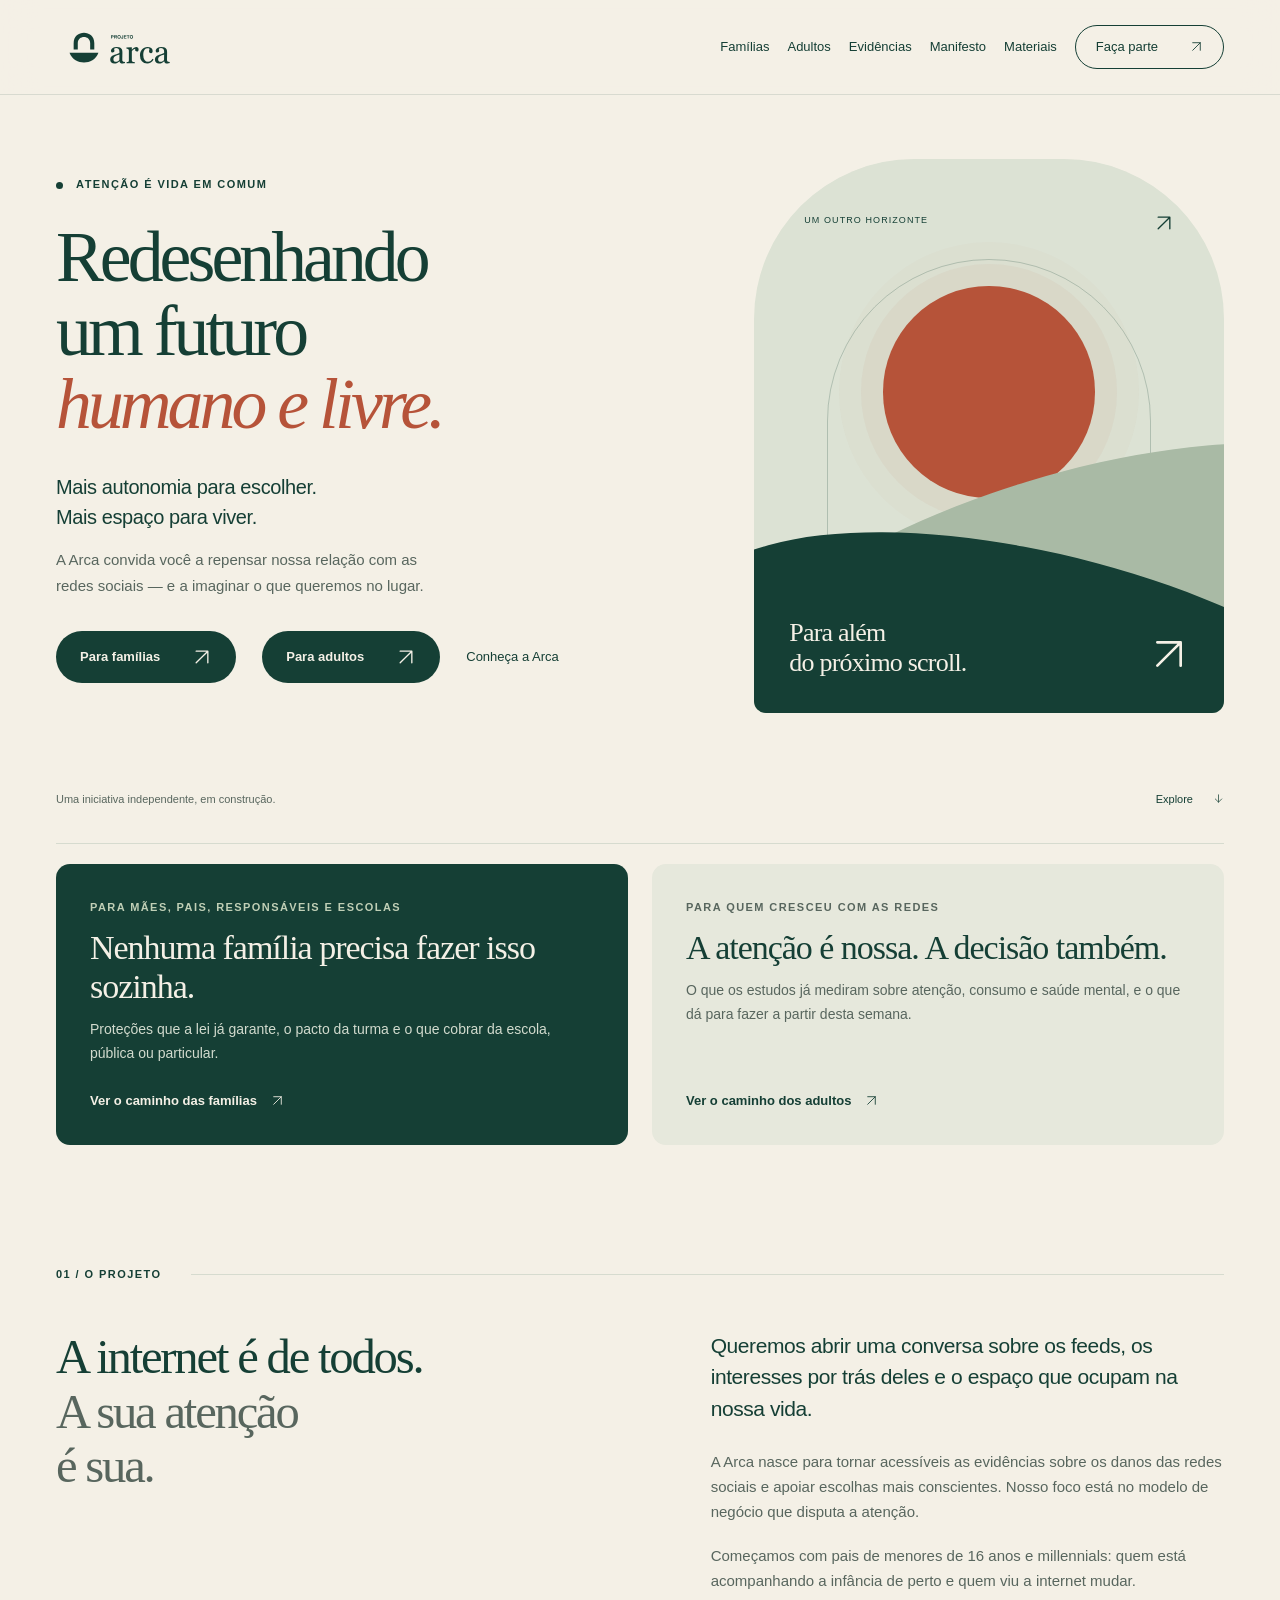
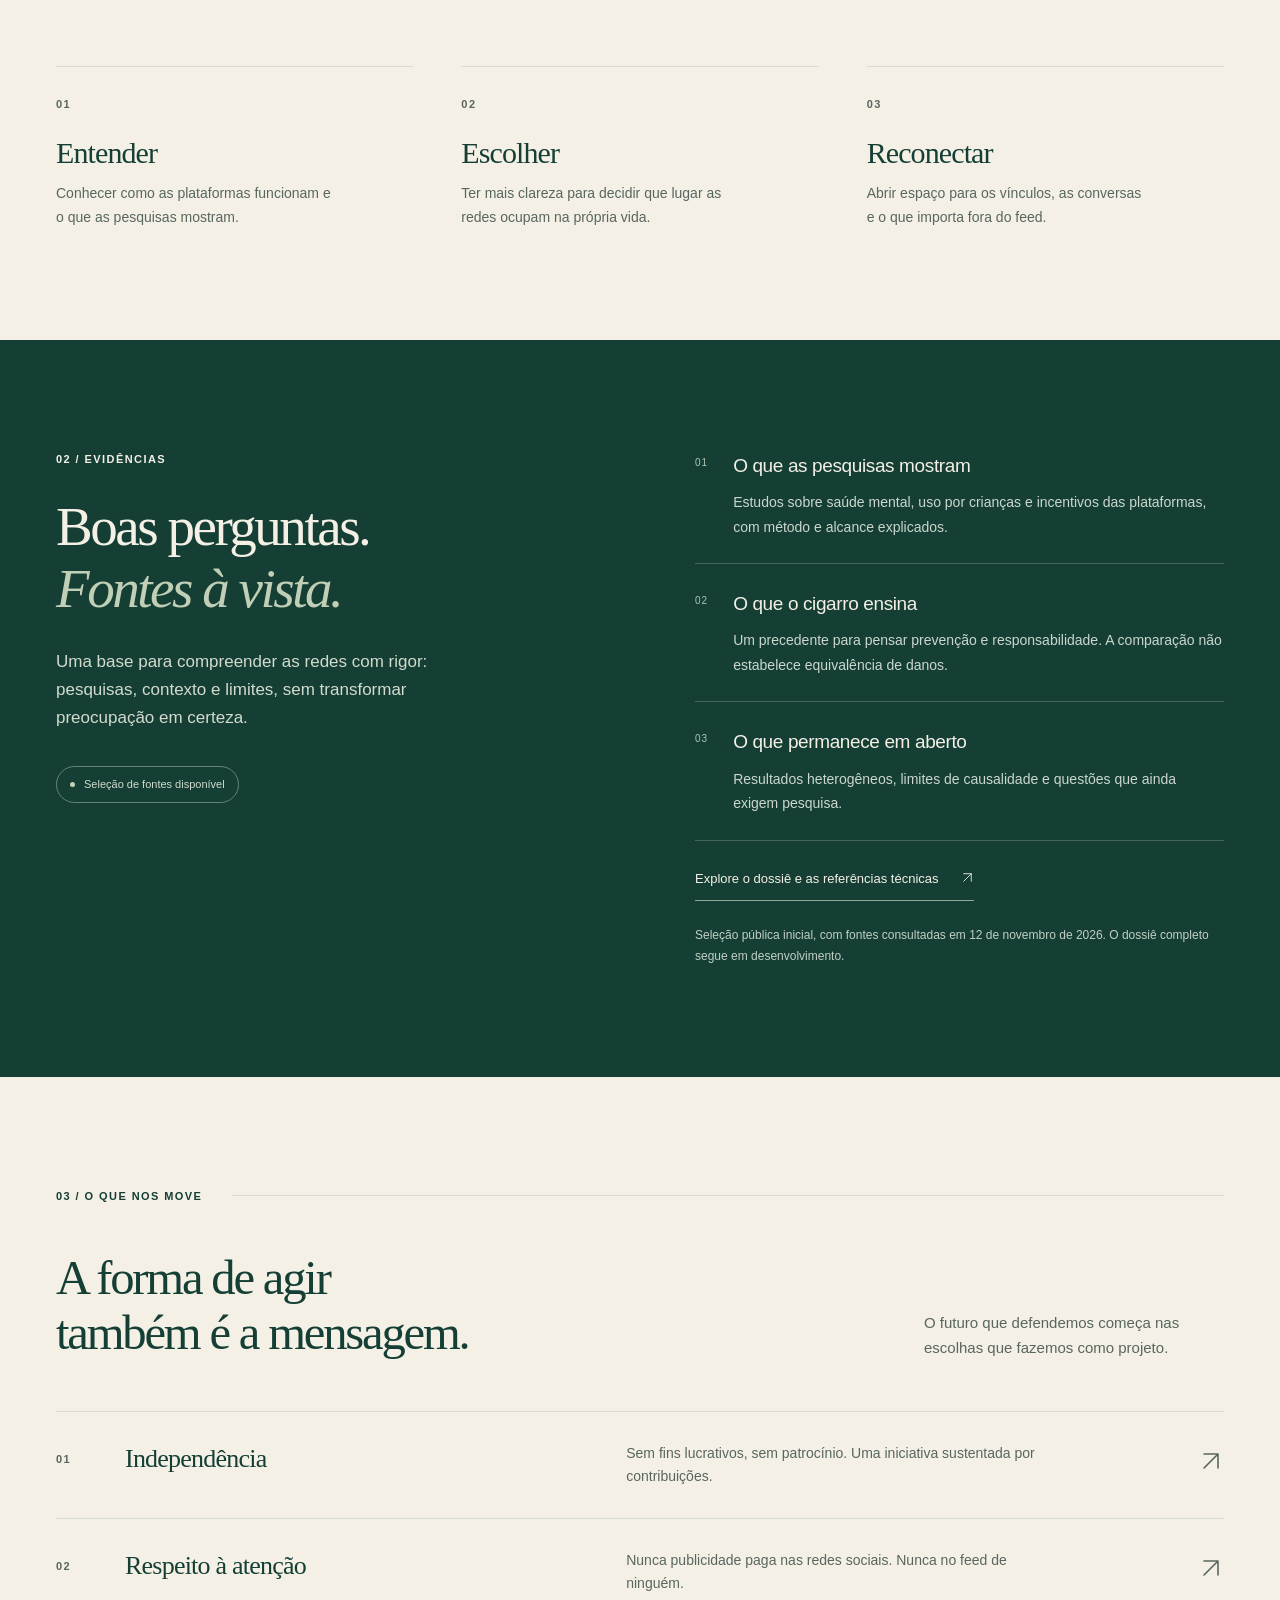
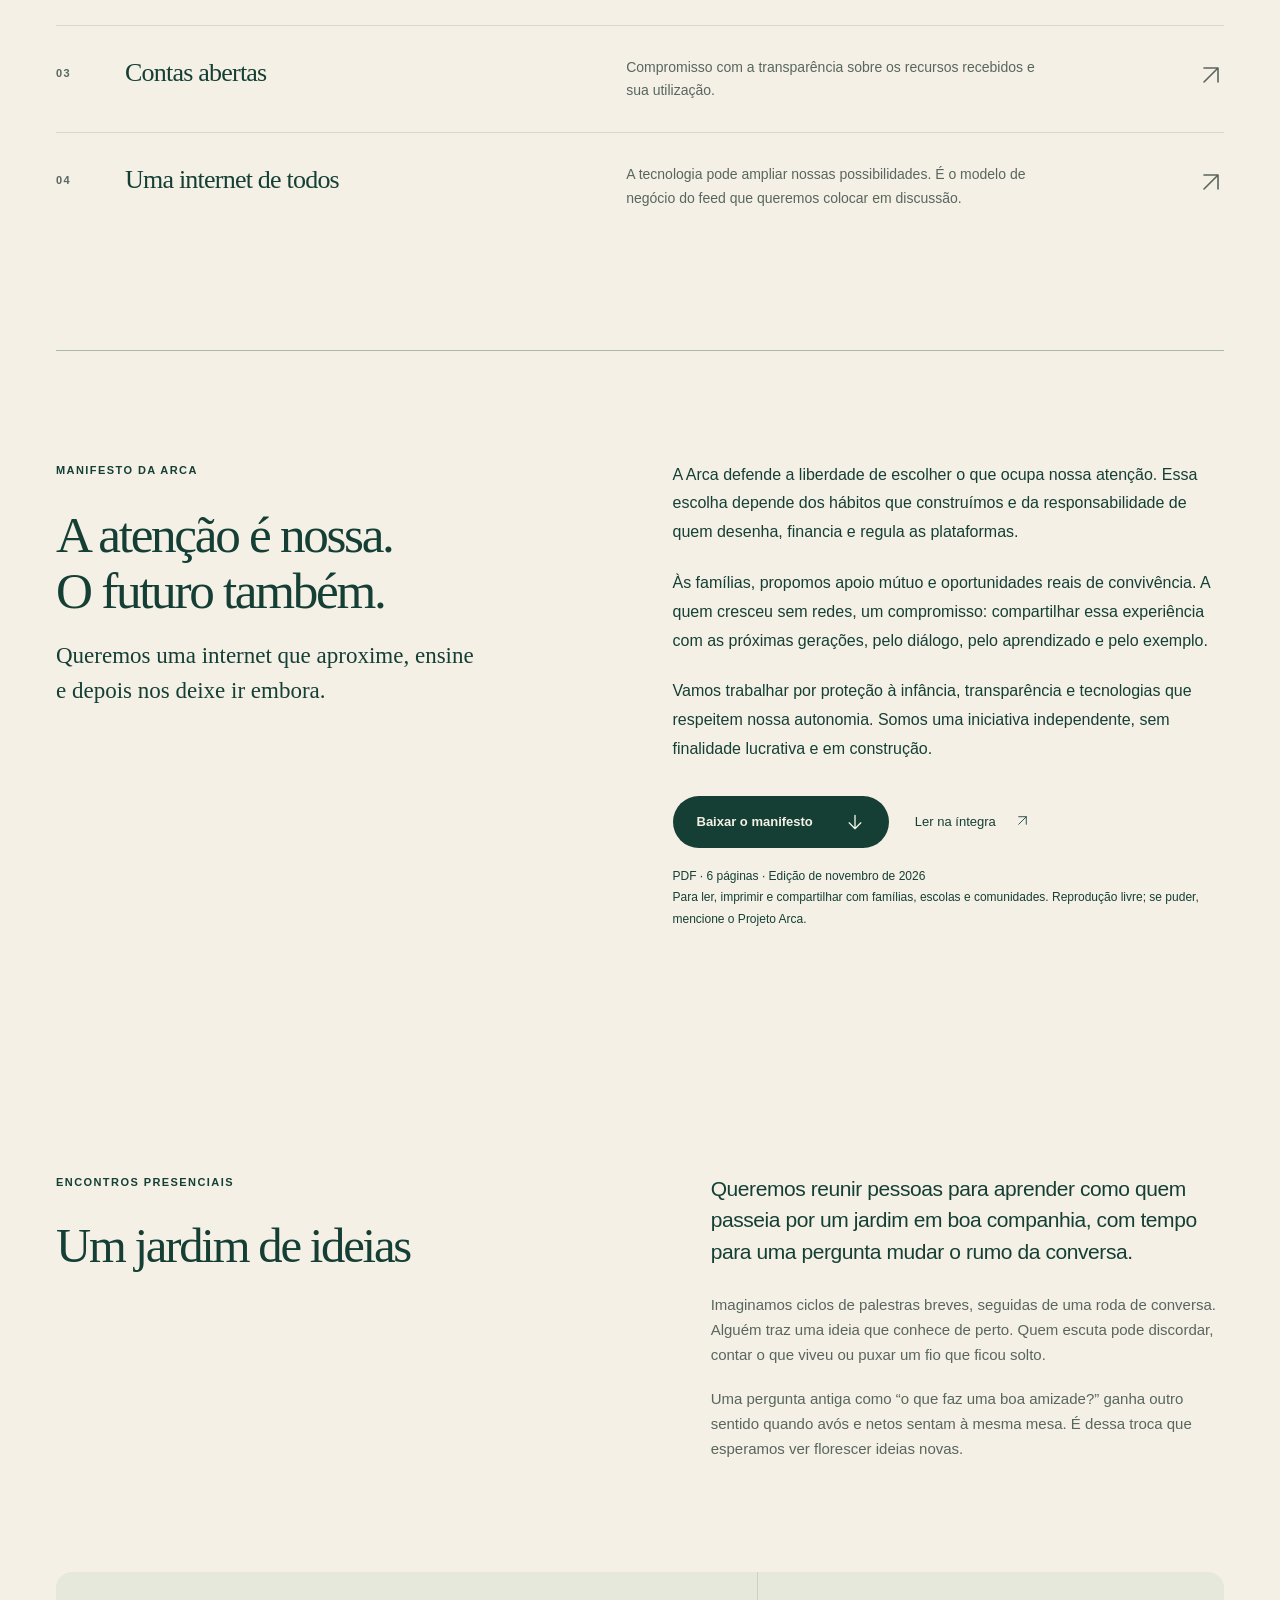
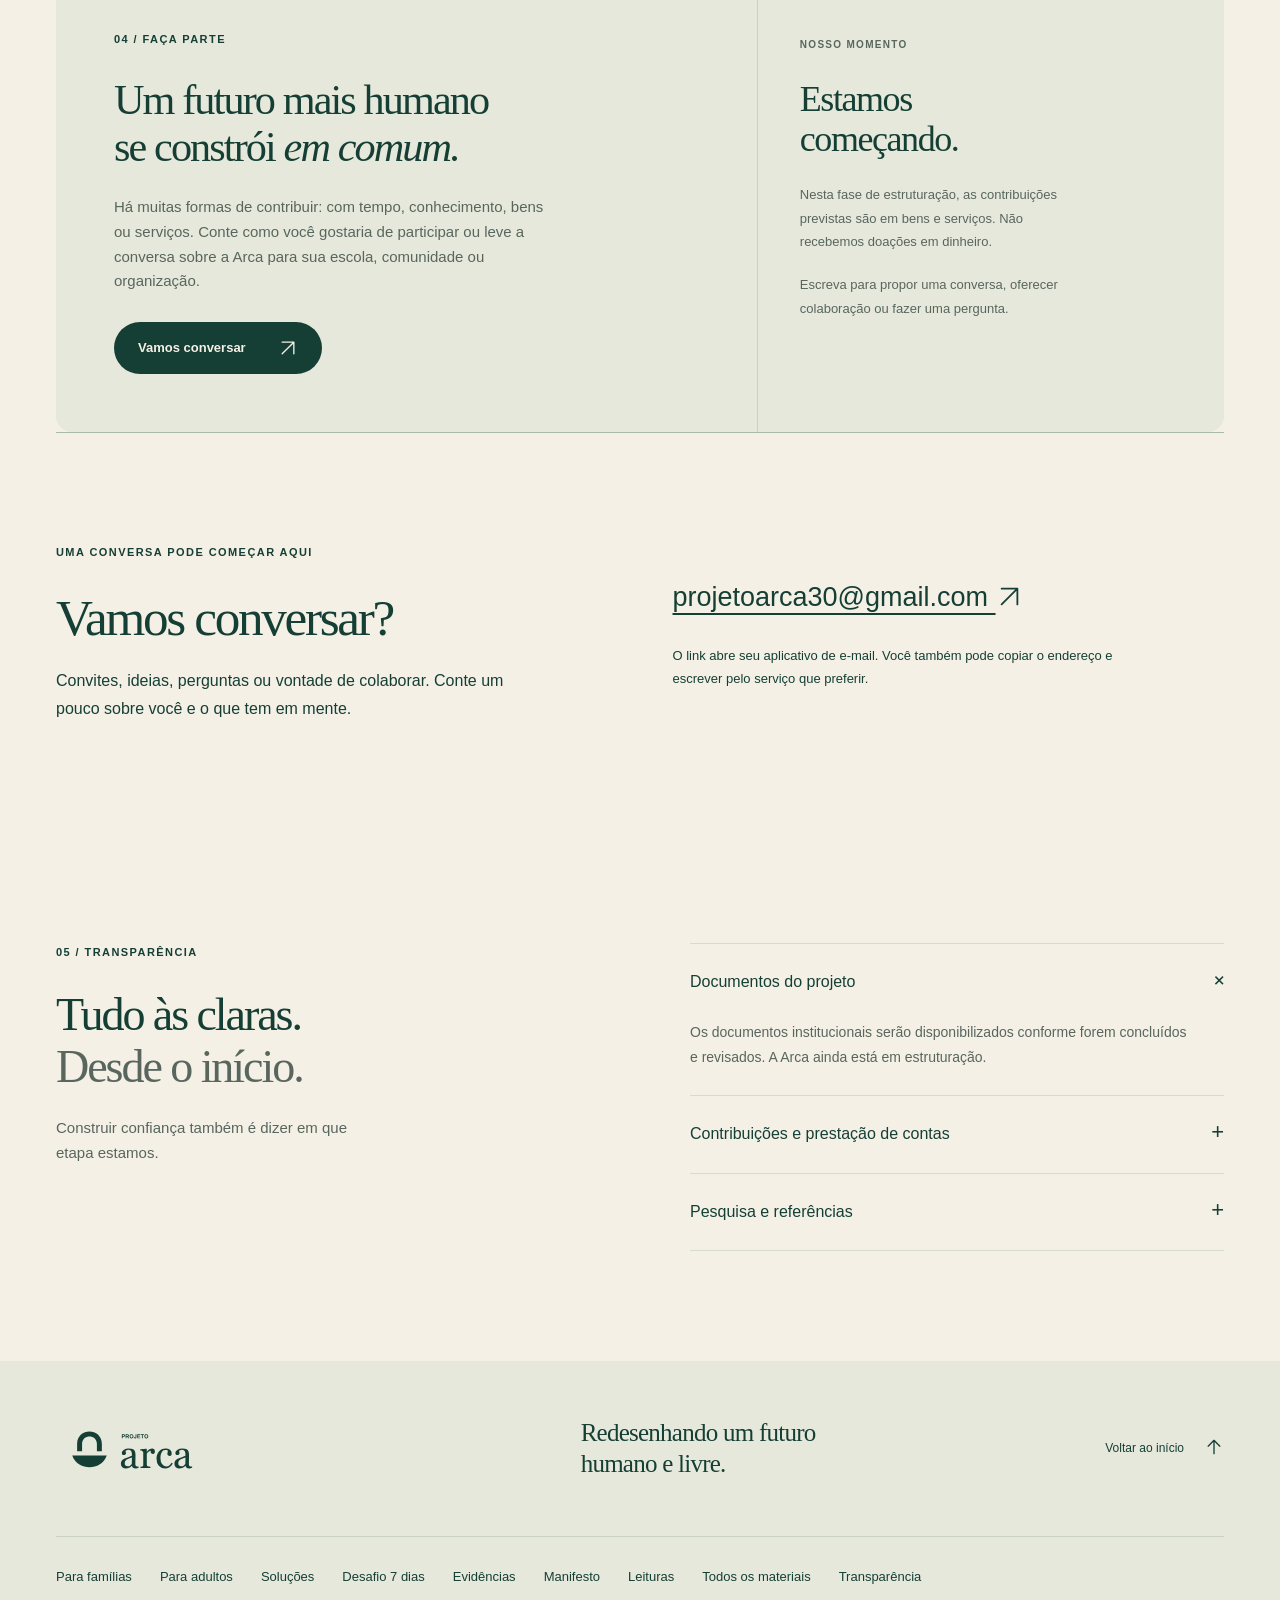
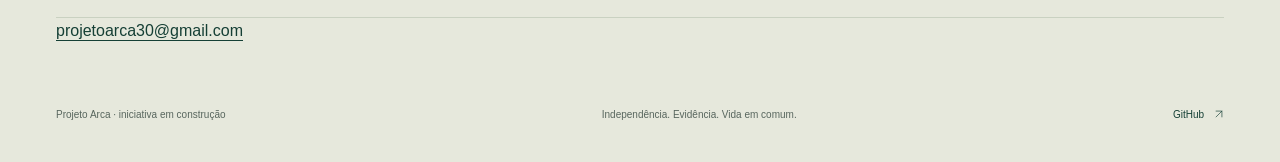
<file: index.html>
<!doctype html>
<html lang="pt-BR">
<head>
<meta charset="utf-8">
<meta name="viewport" content="width=device-width, initial-scale=1">
<title>Projeto Arca — Um futuro humano e livre</title>
<meta name="description" content="Mais autonomia para escolher. Mais espaço para viver. Conheça o Projeto Arca, uma iniciativa sobre redes sociais, atenção e vida em comum.">
<meta property="og:title" content="Projeto Arca — Redesenhando um futuro humano e livre.">
<meta property="og:description" content="Mais autonomia para escolher. Mais espaço para viver. Uma conversa sobre redes sociais, atenção e vida em comum.">
<meta property="og:image" content="https://projetoarca.github.io/assets/capa-github.png">
<meta property="og:type" content="website">
<meta property="og:url" content="https://projetoarca.github.io/">
<meta name="theme-color" content="#153F35">
<link rel="canonical" href="https://projetoarca.github.io/">
<link rel="icon" href="assets/favicon.svg" type="image/svg+xml">
<link rel="stylesheet" href="assets/site.css?v=20261112-solucoes">
<script src="assets/site.js?v=20261112-solucoes" defer></script>
</head>
<body>
<a class="skip" href="#conteudo">Pular para o conteúdo</a>
<header class="header">
  <div class="wrap header-inner">
    <a class="brand" href="#topo" aria-label="Projeto Arca, início"><img src="assets/logo-verde.svg" alt="Projeto Arca" width="148" height="56"></a>
    <button class="menu-toggle" type="button" aria-expanded="false" aria-controls="nav">Menu <span aria-hidden="true">+</span></button>
    <nav id="nav" aria-label="Principal">
      <a href="familias.html">Famílias</a><a href="adultos.html">Adultos</a><a href="evidencias.html">Evidências</a><a href="manifesto.html">Manifesto</a><a href="recursos.html">Materiais</a><a class="nav-action" href="index.html#participacao">Faça parte <span aria-hidden="true"><svg class="ui-icon" viewBox="0 0 24 24" aria-hidden="true" focusable="false"><path d="M5 19 19 5M5 5h14v14"/></svg></span></a>
    </nav>
  </div>
</header>
<main id="conteudo">
  <section class="hero wrap" id="topo" aria-labelledby="hero-title">
    <div class="hero-copy">
      <p class="eyebrow"><span class="dot" aria-hidden="true"></span> Atenção é vida em comum</p>
      <h1 id="hero-title">Redesenhando<br>um futuro<br><em>humano e livre.</em></h1>
      <p class="hero-intro">Mais autonomia para escolher.<br>Mais espaço para viver.</p>
      <p class="hero-description">A Arca convida você a repensar nossa relação com as redes sociais — e a imaginar o que queremos no lugar.</p>
      <div class="actions"><a class="button" href="familias.html">Para famílias <span aria-hidden="true"><svg class="ui-icon" viewBox="0 0 24 24" aria-hidden="true" focusable="false"><path d="M5 19 19 5M5 5h14v14"/></svg></span></a><a class="button" href="adultos.html">Para adultos <span aria-hidden="true"><svg class="ui-icon" viewBox="0 0 24 24" aria-hidden="true" focusable="false"><path d="M5 19 19 5M5 5h14v14"/></svg></span></a><a class="text-link" href="#projeto">Conheça a Arca</a></div>
    </div>
    <div class="hero-art" aria-hidden="true">
      <div class="art-top"><span>UM OUTRO HORIZONTE</span><span><svg class="ui-icon" viewBox="0 0 24 24" aria-hidden="true" focusable="false"><path d="M5 19 19 5M5 5h14v14"/></svg></span></div>
      <div class="sun"></div><div class="arch"></div><div class="horizon horizon-back"></div><div class="horizon horizon-front"></div>
      <div class="art-bottom"><span>Para além<br>do próximo scroll.</span><span class="art-symbol"><svg class="ui-icon" viewBox="0 0 24 24" aria-hidden="true" focusable="false"><path d="M5 19 19 5M5 5h14v14"/></svg></span></div>
    </div>
    <div class="hero-bottom"><span>Uma iniciativa independente, em construção.</span><a href="#projeto" aria-label="Explore o projeto">Explore <span aria-hidden="true"><svg class="ui-icon" viewBox="0 0 24 24" aria-hidden="true" focusable="false"><path d="M12 4v16m-7-7 7 7 7-7"/></svg></span></a></div>
  </section>

  <section class="paths wrap" aria-label="Dois caminhos"><a class="path-card" href="familias.html"><span class="entry-kicker">Para mães, pais, responsáveis e escolas</span><span class="entry-title">Nenhuma família precisa fazer isso sozinha.</span><span class="entry-text">Proteções que a lei já garante, o pacto da turma e o que cobrar da escola, pública ou particular.</span><span class="entry-go">Ver o caminho das famílias <span aria-hidden="true"><svg class="ui-icon" viewBox="0 0 24 24" aria-hidden="true" focusable="false"><path d="M5 19 19 5M5 5h14v14"/></svg></span></span></a><a class="path-card alt" href="adultos.html"><span class="entry-kicker">Para quem cresceu com as redes</span><span class="entry-title">A atenção é nossa. A decisão também.</span><span class="entry-text">O que os estudos já mediram sobre atenção, consumo e saúde mental, e o que dá para fazer a partir desta semana.</span><span class="entry-go">Ver o caminho dos adultos <span aria-hidden="true"><svg class="ui-icon" viewBox="0 0 24 24" aria-hidden="true" focusable="false"><path d="M5 19 19 5M5 5h14v14"/></svg></span></span></a></section><section class="intro section wrap" id="projeto" aria-labelledby="project-title">
    <div class="section-label"><span>01 / O projeto</span><span class="fine-line"></span></div>
    <div class="intro-grid"><h2 id="project-title">A internet é de todos.<br><span class="muted">A sua atenção<br>é sua.</span></h2>
    <div class="intro-copy"><p class="large-copy">Queremos abrir uma conversa sobre os feeds, os interesses por trás deles e o espaço que ocupam na nossa vida.</p><p>A Arca nasce para tornar acessíveis as evidências sobre os danos das redes sociais e apoiar escolhas mais conscientes. Nosso foco está no modelo de negócio que disputa a atenção.</p><p>Começamos com pais de menores de 16 anos e millennials: quem está acompanhando a infância de perto e quem viu a internet mudar.</p></div></div>
    <div class="approach"><div><span class="small-index">01</span><h3>Entender</h3><p>Conhecer como as plataformas funcionam e o que as pesquisas mostram.</p></div><div><span class="small-index">02</span><h3>Escolher</h3><p>Ter mais clareza para decidir que lugar as redes ocupam na própria vida.</p></div><div><span class="small-index">03</span><h3>Reconectar</h3><p>Abrir espaço para os vínculos, as conversas e o que importa fora do feed.</p></div></div>
  </section>

  <section class="evidence section" id="evidencias" aria-labelledby="evidence-title"><div class="wrap evidence-grid"><div><p class="eyebrow">02 / Evidências</p><h2 id="evidence-title">Boas perguntas.<br><em>Fontes à vista.</em></h2><p class="evidence-lead">Uma base para compreender as redes com rigor: pesquisas, contexto e limites, sem transformar preocupação em certeza.</p><span class="status"><span class="dot" aria-hidden="true"></span> Seleção de fontes disponível</span></div><div class="evidence-notes"><article><span>01</span><div><h3>O que as pesquisas mostram</h3><p>Estudos sobre saúde mental, uso por crianças e incentivos das plataformas, com método e alcance explicados.</p></div></article><article><span>02</span><div><h3>O que o cigarro ensina</h3><p>Um precedente para pensar prevenção e responsabilidade. A comparação não estabelece equivalência de danos.</p></div></article><article><span>03</span><div><h3>O que permanece em aberto</h3><p>Resultados heterogêneos, limites de causalidade e questões que ainda exigem pesquisa.</p></div></article><a class="reading-crosslink" href="evidencias.html">Explore o dossiê e as referências técnicas <span aria-hidden="true"><svg class="ui-icon" viewBox="0 0 24 24" aria-hidden="true" focusable="false"><path d="M5 19 19 5M5 5h14v14"/></svg></span></a><p class="evidence-footnote">Seleção pública inicial, com fontes consultadas em 12 de novembro de 2026. O dossiê completo segue em desenvolvimento.</p></div></div></section>

  <section class="principles section wrap" id="principios" aria-labelledby="principles-title">
    <div class="section-label"><span>03 / O que nos move</span><span class="fine-line"></span></div>
    <div class="principles-head"><h2 id="principles-title">A forma de agir<br>também é a mensagem.</h2><p>O futuro que defendemos começa nas escolhas que fazemos como projeto.</p></div>
    <div class="principle-list">
      <article><span class="small-index">01</span><h3>Independência</h3><p>Sem fins lucrativos, sem patrocínio. Uma iniciativa sustentada por contribuições.</p><span class="principle-mark" aria-hidden="true"><svg class="ui-icon" viewBox="0 0 24 24" aria-hidden="true" focusable="false"><path d="M5 19 19 5M5 5h14v14"/></svg></span></article>
      <article><span class="small-index">02</span><h3>Respeito à atenção</h3><p>Nunca publicidade paga nas redes sociais. Nunca no feed de ninguém.</p><span class="principle-mark" aria-hidden="true"><svg class="ui-icon" viewBox="0 0 24 24" aria-hidden="true" focusable="false"><path d="M5 19 19 5M5 5h14v14"/></svg></span></article>
      <article><span class="small-index">03</span><h3>Contas abertas</h3><p>Compromisso com a transparência sobre os recursos recebidos e sua utilização.</p><span class="principle-mark" aria-hidden="true"><svg class="ui-icon" viewBox="0 0 24 24" aria-hidden="true" focusable="false"><path d="M5 19 19 5M5 5h14v14"/></svg></span></article>
      <article><span class="small-index">04</span><h3>Uma internet de todos</h3><p>A tecnologia pode ampliar nossas possibilidades. É o modelo de negócio do feed que queremos colocar em discussão.</p><span class="principle-mark" aria-hidden="true"><svg class="ui-icon" viewBox="0 0 24 24" aria-hidden="true" focusable="false"><path d="M5 19 19 5M5 5h14v14"/></svg></span></article>
    </div>
  </section>

  <section class="manifesto-summary section wrap" id="manifesto" aria-labelledby="manifesto-title"><div class="manifesto-summary-heading"><p class="eyebrow">Manifesto da Arca</p><h2 id="manifesto-title">A atenção é nossa.<br>O futuro também.</h2><p class="manifesto-lead">Queremos uma internet que aproxime, ensine e depois nos deixe ir embora.</p></div><div class="manifesto-summary-copy"><p>A Arca defende a liberdade de escolher o que ocupa nossa atenção. Essa escolha depende dos hábitos que construímos e da responsabilidade de quem desenha, financia e regula as plataformas.</p><p>Às famílias, propomos apoio mútuo e oportunidades reais de convivência. A quem cresceu sem redes, um compromisso: compartilhar essa experiência com as próximas gerações, pelo diálogo, pelo aprendizado e pelo exemplo.</p><p>Vamos trabalhar por proteção à infância, transparência e tecnologias que respeitem nossa autonomia. Somos uma iniciativa independente, sem finalidade lucrativa e em construção.</p><div class="actions"><a class="button" href="downloads/manifesto-arca.pdf" download>Baixar o manifesto <span aria-hidden="true"><svg class="ui-icon" viewBox="0 0 24 24" aria-hidden="true" focusable="false"><path d="M12 4v16m-7-7 7 7 7-7"/></svg></span></a><a class="text-link" href="manifesto.html">Ler na íntegra <span aria-hidden="true"><svg class="ui-icon" viewBox="0 0 24 24" aria-hidden="true" focusable="false"><path d="M5 19 19 5M5 5h14v14"/></svg></span></a></div><p class="download-info">PDF · 6 páginas · Edição de novembro de 2026<br>Para ler, imprimir e compartilhar com famílias, escolas e comunidades. Reprodução livre; se puder, mencione o Projeto Arca.</p></div></section>

  <section class="intro section wrap" id="encontros" aria-labelledby="encontros-titulo">
    <div class="intro-grid">
      <div><p class="eyebrow">Encontros presenciais</p><h2 id="encontros-titulo">Um jardim de ideias</h2></div>
      <div class="intro-copy">
        <p class="large-copy">Queremos reunir pessoas para aprender como quem passeia por um jardim em boa companhia, com tempo para uma pergunta mudar o rumo da conversa.</p>
        <p>Imaginamos ciclos de palestras breves, seguidas de uma roda de conversa. Alguém traz uma ideia que conhece de perto. Quem escuta pode discordar, contar o que viveu ou puxar um fio que ficou solto.</p>
        <p>Uma pergunta antiga como “o que faz uma boa amizade?” ganha outro sentido quando avós e netos sentam à mesma mesa. É dessa troca que esperamos ver florescer ideias novas.</p>
      </div>
    </div>
  </section>

  <section class="participation wrap" id="participacao" aria-labelledby="participation-title"><div class="participation-inner">
    <div class="participation-main"><p class="eyebrow">04 / Faça parte</p><h2 id="participation-title">Um futuro mais humano<br>se constrói <em>em comum.</em></h2><p>Há muitas formas de contribuir: com tempo, conhecimento, bens ou serviços. Conte como você gostaria de participar ou leve a conversa sobre a Arca para sua escola, comunidade ou organização.</p><a class="button" href="#contato">Vamos conversar <span aria-hidden="true"><svg class="ui-icon" viewBox="0 0 24 24" aria-hidden="true" focusable="false"><path d="M5 19 19 5M5 5h14v14"/></svg></span></a></div>
    <aside class="participation-note"><span class="note-label">NOSSO MOMENTO</span><h3>Estamos <br>começando.</h3><p>Nesta fase de estruturação, as contribuições previstas são em bens e serviços. Não recebemos doações em dinheiro.</p><p>Escreva para propor uma conversa, oferecer colaboração ou fazer uma pergunta.</p></aside>
  </div></section>


  <section class="contact section wrap" id="contato" aria-labelledby="contact-title"><div><p class="eyebrow">Uma conversa pode começar aqui</p><h2 id="contact-title">Vamos conversar?</h2><p>Convites, ideias, perguntas ou vontade de colaborar. Conte um pouco sobre você e o que tem em mente.</p></div><div class="contact-email"><a href="mailto:projetoarca30@gmail.com">projetoarca30@gmail.com <span aria-hidden="true"><svg class="ui-icon" viewBox="0 0 24 24" aria-hidden="true" focusable="false"><path d="M5 19 19 5M5 5h14v14"/></svg></span></a><p>O link abre seu aplicativo de e-mail. Você também pode copiar o endereço e escrever pelo serviço que preferir.</p></div></section>

  <section class="transparency section wrap" id="transparencia" aria-labelledby="transparency-title"><div class="transparency-grid"><div><p class="eyebrow">05 / Transparência</p><h2 id="transparency-title">Tudo às claras.<br><span class="muted">Desde o início.</span></h2><p>Construir confiança também é dizer em que etapa estamos.</p></div><div class="disclosures">
    <details open><summary>Documentos do projeto <span aria-hidden="true">+</span></summary><p>Os documentos institucionais serão disponibilizados conforme forem concluídos e revisados. A Arca ainda está em estruturação.</p></details>
    <details><summary>Contribuições e prestação de contas <span aria-hidden="true">+</span></summary><p>Os registros de contribuições e de prestação de contas serão publicados conforme forem concluídos e revisados. Nesta fase, não há recebimento de dinheiro.</p></details>
    <details><summary>Pesquisa e referências <span aria-hidden="true">+</span></summary><p>A <a href="evidencias.html">seleção pública de evidências</a> apresenta referências técnicas, métodos e limitações. O dossiê completo segue em desenvolvimento.</p></details>
  </div></div></section>
</main>
<footer class="footer"><div class="wrap"><div class="footer-top"><a class="footer-brand" href="#topo" aria-label="Projeto Arca, voltar ao início"><img src="assets/logo-verde.svg" width="188" height="71" alt="Projeto Arca"></a><p>Redesenhando um futuro<br>humano e livre.</p><a class="back-top" href="#topo">Voltar ao início <span aria-hidden="true"><svg class="ui-icon" viewBox="0 0 24 24" aria-hidden="true" focusable="false"><path d="M12 20V4m-7 7 7-7 7 7"/></svg></span></a></div><nav class="footer-links" aria-label="Mapa do site"><a href="familias.html">Para famílias</a><a href="adultos.html">Para adultos</a><a href="solucoes.html">Soluções</a><a href="desafio.html">Desafio 7 dias</a><a href="evidencias.html">Evidências</a><a href="manifesto.html">Manifesto</a><a href="leituras.html">Leituras</a><a href="recursos.html">Todos os materiais</a><a href="index.html#transparencia">Transparência</a></nav><div class="footer-contact"><a href="mailto:projetoarca30@gmail.com">projetoarca30@gmail.com</a></div><div class="footer-bottom"><span>Projeto Arca · iniciativa em construção</span><span>Independência. Evidência. Vida em comum.</span><a href="https://github.com/projetoarca">GitHub <span aria-hidden="true"><svg class="ui-icon" viewBox="0 0 24 24" aria-hidden="true" focusable="false"><path d="M5 19 19 5M5 5h14v14"/></svg></span></a></div></div></footer>
</body>
</html>
</file>
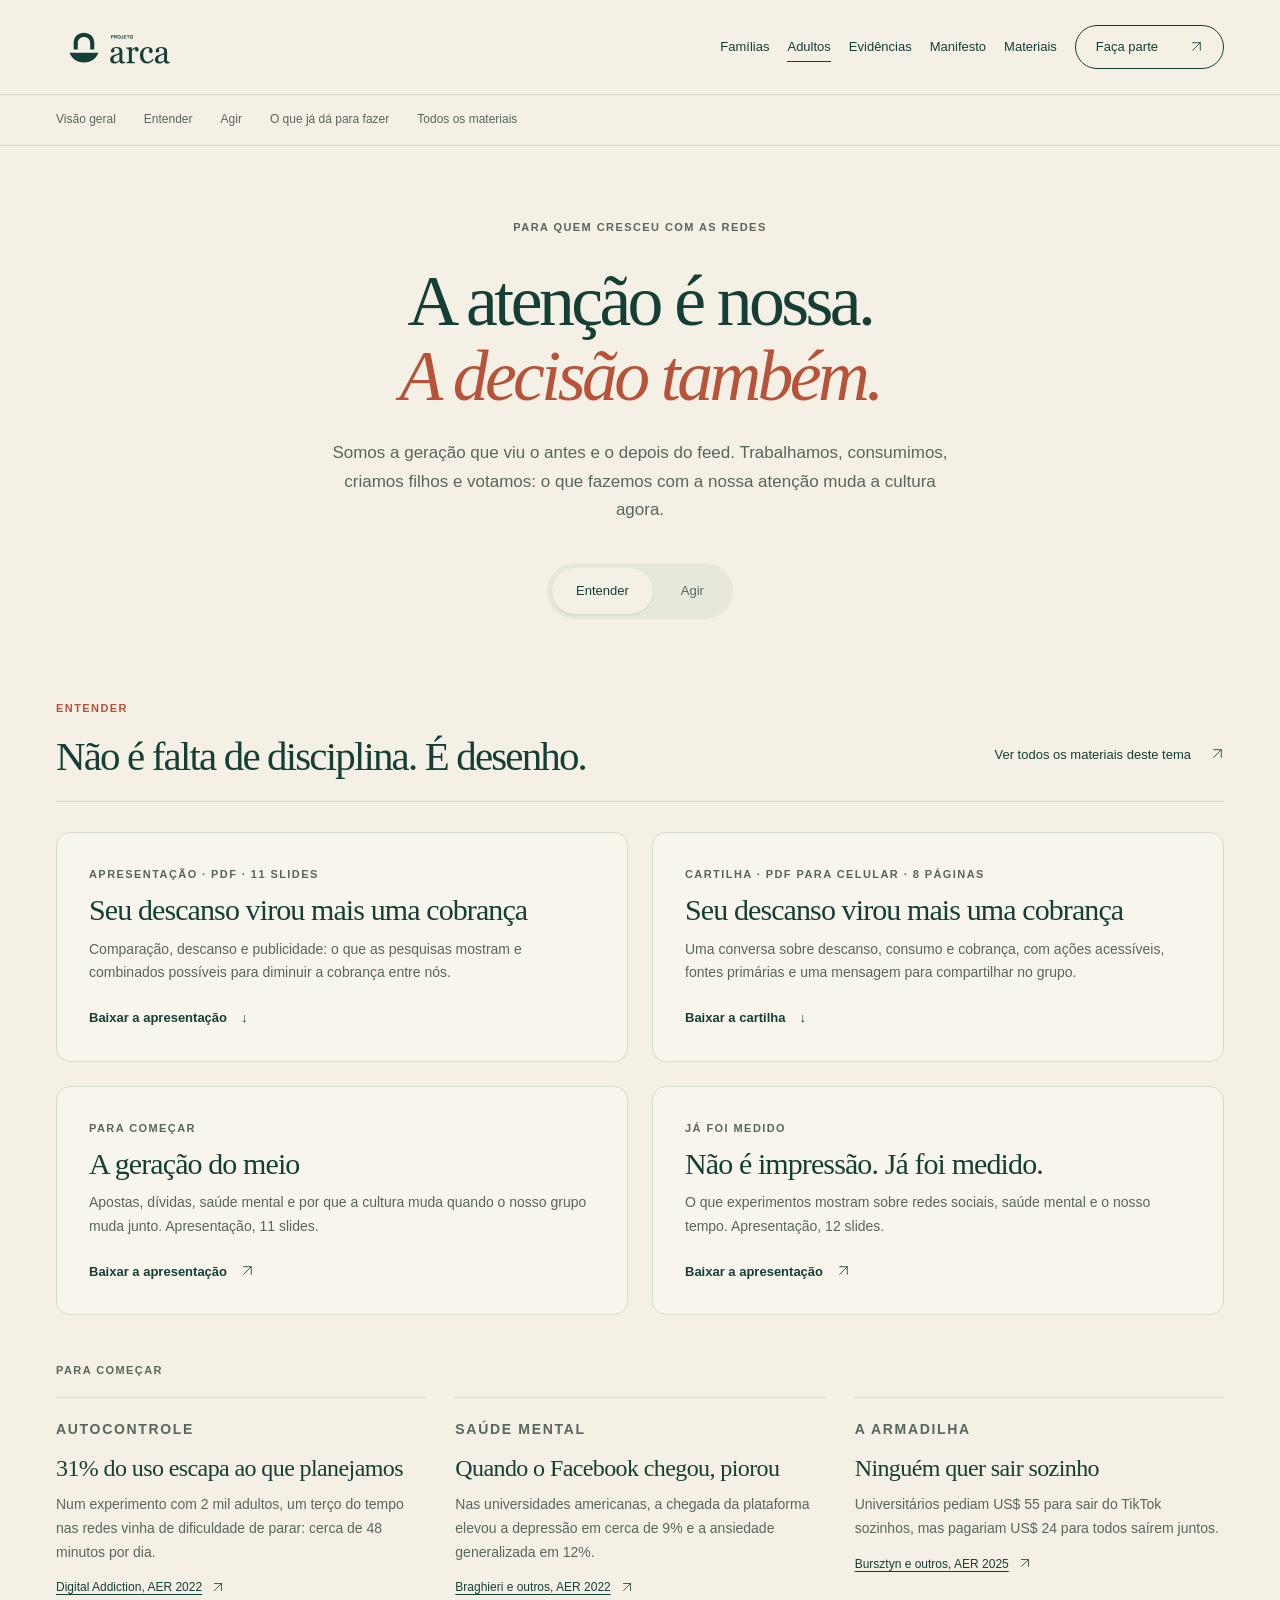
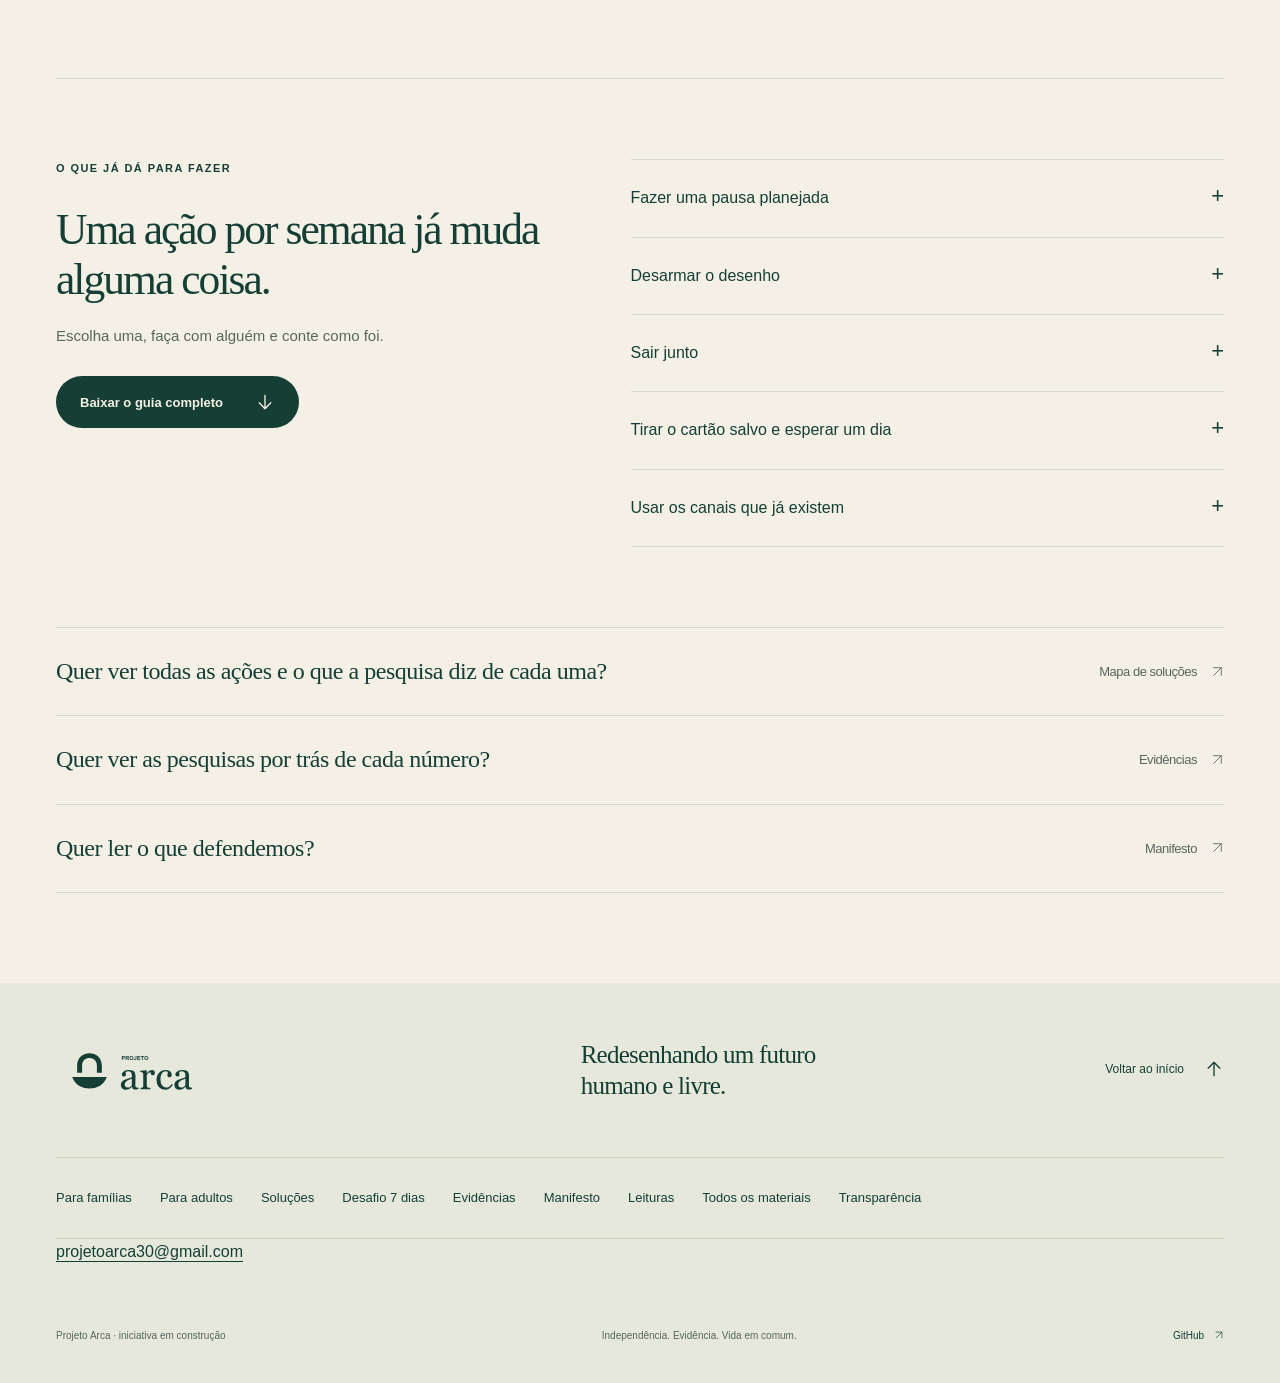
<file: adultos.html>
<!doctype html>
<html lang="pt-BR">
<head>
<meta charset="utf-8">
<meta name="viewport" content="width=device-width, initial-scale=1">
<title>Para adultos — Projeto Arca</title>
<meta name="description" content="Para quem cresceu com as redes: o que os estudos mostram sobre atenção, consumo e saúde mental, e o que já dá para fazer.">
<meta property="og:title" content="Para adultos — Projeto Arca">
<meta property="og:description" content="Para quem cresceu com as redes: o que os estudos mostram sobre atenção, consumo e saúde mental, e o que já dá para fazer.">
<meta property="og:image" content="https://projetoarca.github.io/assets/capa-github.png">
<meta property="og:type" content="website">
<meta property="og:url" content="https://projetoarca.github.io/adultos.html">
<meta name="theme-color" content="#153F35">
<link rel="canonical" href="https://projetoarca.github.io/adultos.html">
<link rel="icon" href="assets/favicon.svg" type="image/svg+xml">
<link rel="stylesheet" href="assets/site.css?v=20261112-solucoes">
<script src="assets/site.js?v=20261112-solucoes" defer></script>
</head>
<body>
<a class="skip" href="#conteudo">Pular para o conteúdo</a>
<header class="header">
  <div class="wrap header-inner">
    <a class="brand" href="index.html#topo" aria-label="Projeto Arca, início"><img src="assets/logo-verde.svg" alt="Projeto Arca" width="148" height="56"></a>
    <button class="menu-toggle" type="button" aria-expanded="false" aria-controls="nav">Menu <span aria-hidden="true">+</span></button>
    <nav id="nav" aria-label="Principal">
      <a href="familias.html">Famílias</a><a href="adultos.html" aria-current="page">Adultos</a><a href="evidencias.html">Evidências</a><a href="manifesto.html">Manifesto</a><a href="recursos.html">Materiais</a><a class="nav-action" href="index.html#participacao">Faça parte <span aria-hidden="true"><svg class="ui-icon" viewBox="0 0 24 24" aria-hidden="true" focusable="false"><path d="M5 19 19 5M5 5h14v14"/></svg></span></a>
    </nav>
  </div>
</header>
<main id="conteudo"><nav class="subnav" aria-label="Nesta página"><div class="wrap"><a href="#visao-geral">Visão geral</a><a href="#entender">Entender</a><a href="#agir">Agir</a><a href="#o-que-fazer">O que já dá para fazer</a><a href="recursos.html#adultos">Todos os materiais</a></div></nav><header class="hub-hero wrap" id="visao-geral"><p class="eyebrow">Para quem cresceu com as redes</p><h1>A atenção é nossa.<br><em>A decisão também.</em></h1><p class="hub-intro">Somos a geração que viu o antes e o depois do feed. Trabalhamos, consumimos, criamos filhos e votamos: o que fazemos com a nossa atenção muda a cultura agora.</p><div class="pill-tabs" role="tablist" aria-label="Escolha um tema"><button type="button" role="tab" id="tab-entender" aria-controls="entender" aria-selected="true">Entender</button><button type="button" role="tab" id="tab-agir" aria-controls="agir" aria-selected="false">Agir</button></div></header><div class="wrap hub-panels"><section class="tab-panel" id="entender" role="tabpanel" aria-labelledby="tab-entender"><div class="panel-head"><p class="eyebrow">Entender</p><div class="panel-row"><h2>Não é falta de disciplina. É desenho.</h2><a class="text-link" href="recursos.html#adultos">Ver todos os materiais deste tema <span aria-hidden="true"><svg class="ui-icon" viewBox="0 0 24 24" aria-hidden="true" focusable="false"><path d="M5 19 19 5M5 5h14v14"/></svg></span></a></div></div><div class="entry-tiles"><a class="entry-tile" href="downloads/minideck-08-seu-descanso-virou-cobranca.pdf" download><span class="entry-kicker">Apresentação · PDF · 11 slides</span><span class="entry-title">Seu descanso virou mais uma cobrança</span><span class="entry-text">Comparação, descanso e publicidade: o que as pesquisas mostram e combinados possíveis para diminuir a cobrança entre nós.</span><span class="entry-go">Baixar a apresentação <span aria-hidden="true">↓</span></span></a><a class="entry-tile" href="downloads/cartilha-05-seu-descanso-virou-cobranca.pdf" download><span class="entry-kicker">Cartilha · PDF para celular · 8 páginas</span><span class="entry-title">Seu descanso virou mais uma cobrança</span><span class="entry-text">Uma conversa sobre descanso, consumo e cobrança, com ações acessíveis, fontes primárias e uma mensagem para compartilhar no grupo.</span><span class="entry-go">Baixar a cartilha <span aria-hidden="true">↓</span></span></a><a class="entry-tile" href="downloads/minideck-07-a-geracao-do-meio.pdf" download><span class="entry-kicker">Para começar</span><span class="entry-title">A geração do meio</span><span class="entry-text">Apostas, dívidas, saúde mental e por que a cultura muda quando o nosso grupo muda junto. Apresentação, 11 slides.</span><span class="entry-go">Baixar a apresentação <span aria-hidden="true"><svg class="ui-icon" viewBox="0 0 24 24" aria-hidden="true" focusable="false"><path d="M5 19 19 5M5 5h14v14"/></svg></span></span></a><a class="entry-tile" href="downloads/minideck-06-ja-foi-medido.pdf" download><span class="entry-kicker">Já foi medido</span><span class="entry-title">Não é impressão. Já foi medido.</span><span class="entry-text">O que experimentos mostram sobre redes sociais, saúde mental e o nosso tempo. Apresentação, 12 slides.</span><span class="entry-go">Baixar a apresentação <span aria-hidden="true"><svg class="ui-icon" viewBox="0 0 24 24" aria-hidden="true" focusable="false"><path d="M5 19 19 5M5 5h14v14"/></svg></span></span></a></div><p class="start-label">Para começar</p><div class="start-grid"><article class="start-card"><p class="start-kicker">Autocontrole</p><h3>31% do uso escapa ao que planejamos</h3><p>Num experimento com 2 mil adultos, um terço do tempo nas redes vinha de dificuldade de parar: cerca de 48 minutos por dia.</p><a class="start-src" href="https://www.nber.org/papers/w28936" rel="noopener noreferrer">Digital Addiction, AER 2022 <span aria-hidden="true"><svg class="ui-icon" viewBox="0 0 24 24" aria-hidden="true" focusable="false"><path d="M5 19 19 5M5 5h14v14"/></svg></span></a></article><article class="start-card"><p class="start-kicker">Saúde mental</p><h3>Quando o Facebook chegou, piorou</h3><p>Nas universidades americanas, a chegada da plataforma elevou a depressão em cerca de 9% e a ansiedade generalizada em 12%.</p><a class="start-src" href="https://www.aeaweb.org/content/file?id=17257" rel="noopener noreferrer">Braghieri e outros, AER 2022 <span aria-hidden="true"><svg class="ui-icon" viewBox="0 0 24 24" aria-hidden="true" focusable="false"><path d="M5 19 19 5M5 5h14v14"/></svg></span></a></article><article class="start-card"><p class="start-kicker">A armadilha</p><h3>Ninguém quer sair sozinho</h3><p>Universitários pediam US$ 55 para sair do TikTok sozinhos, mas pagariam US$ 24 para todos saírem juntos.</p><a class="start-src" href="https://www.aeaweb.org/articles?id=10.1257/aer.20231468" rel="noopener noreferrer">Bursztyn e outros, AER 2025 <span aria-hidden="true"><svg class="ui-icon" viewBox="0 0 24 24" aria-hidden="true" focusable="false"><path d="M5 19 19 5M5 5h14v14"/></svg></span></a></article></div></section><section class="tab-panel" id="agir" role="tabpanel" aria-labelledby="tab-agir" data-start-hidden><div class="panel-head"><p class="eyebrow">Agir</p><div class="panel-row"><h2>Recuperar a decisão começa perto.</h2><a class="text-link" href="recursos.html#adultos">Ver todos os materiais deste tema <span aria-hidden="true"><svg class="ui-icon" viewBox="0 0 24 24" aria-hidden="true" focusable="false"><path d="M5 19 19 5M5 5h14v14"/></svg></span></a></div></div><div class="entry-tiles"><a class="entry-tile" href="desafio.html"><span class="entry-kicker">Para fazer com o seu grupo</span><span class="entry-title">Desafio 7 dias juntos</span><span class="entry-text">Sete mensagens para mandar no WhatsApp, uma por dia, e sair junto das redes por uma semana. Só texto, sem baixar nada.</span><span class="entry-go">Começar o desafio <span aria-hidden="true"><svg class="ui-icon" viewBox="0 0 24 24" aria-hidden="true" focusable="false"><path d="M5 19 19 5M5 5h14v14"/></svg></span></span></a><a class="entry-tile" href="downloads/guia-01-o-que-ja-da-para-fazer.pdf" download><span class="entry-kicker">Guia prático</span><span class="entry-title">O que já dá para fazer</span><span class="entry-text">Pausas que funcionam, como pedir seus dados, onde denunciar e como sair junto. Guia para celular.</span><span class="entry-go">Baixar o guia <span aria-hidden="true"><svg class="ui-icon" viewBox="0 0 24 24" aria-hidden="true" focusable="false"><path d="M5 19 19 5M5 5h14v14"/></svg></span></span></a></div><p class="start-label">Para começar</p><div class="start-grid"><article class="start-card"><p class="start-kicker">Testado</p><h3>Uma pausa devolve uma hora por dia</h3><p>Quatro semanas sem Facebook liberaram 60 minutos por dia, e 80% disseram que a pausa fez bem.</p><a class="start-src" href="https://www.aeaweb.org/articles?id=10.1257/aer.20190658" rel="noopener noreferrer">Allcott e outros, AER 2020 <span aria-hidden="true"><svg class="ui-icon" viewBox="0 0 24 24" aria-hidden="true" focusable="false"><path d="M5 19 19 5M5 5h14v14"/></svg></span></a></article><article class="start-card"><p class="start-kicker">Seu direito</p><h3>Peça seus dados</h3><p>Pela LGPD, a plataforma deve dizer, de graça, que dados tem sobre você e com quem os compartilhou.</p><a class="start-src" href="https://www.planalto.gov.br/ccivil_03/_ato2015-2018/2018/lei/l13709.htm" rel="noopener noreferrer">LGPD, art. 18 <span aria-hidden="true"><svg class="ui-icon" viewBox="0 0 24 24" aria-hidden="true" focusable="false"><path d="M5 19 19 5M5 5h14v14"/></svg></span></a></article><article class="start-card"><p class="start-kicker">Quem pagou?</p><h3>Consulte o repositório de anúncios</h3><p>Grandes plataformas devem manter um repositório público e gratuito dos anúncios que exibem no Brasil.</p><a class="start-src" href="https://bibliotecadigital.mj.gov.br/bitstream/1/17694/2/PRC_SENACON_2026_3.pdf" rel="noopener noreferrer">Portaria Conjunta nº 3/2026 <span aria-hidden="true"><svg class="ui-icon" viewBox="0 0 24 24" aria-hidden="true" focusable="false"><path d="M5 19 19 5M5 5h14v14"/></svg></span></a></article></div></section></div><section class="hub-actions wrap" id="o-que-fazer" aria-labelledby="title-fazer"><div class="hub-actions-grid"><div><p class="eyebrow">O que já dá para fazer</p><h2 id="title-fazer">Uma ação por semana já muda alguma coisa.</h2><p class="hub-actions-intro">Escolha uma, faça com alguém e conte como foi.</p><a class="button" href="downloads/guia-01-o-que-ja-da-para-fazer.pdf" download>Baixar o guia completo <span aria-hidden="true"><svg class="ui-icon" viewBox="0 0 24 24" aria-hidden="true" focusable="false"><path d="M12 4v16m-7-7 7 7 7-7"/></svg></span></a></div><div class="disclosures"><details><summary>Fazer uma pausa planejada<span aria-hidden="true">+</span></summary><p>De uma a seis semanas, avisando os amigos antes. Nos experimentos, quem saiu ganhou bem-estar e passou a usar menos depois.</p></details><details><summary>Desarmar o desenho<span aria-hidden="true">+</span></summary><p>Notificações em lote, três vezes ao dia, e um limite de tempo definido por você. Desligar tudo de uma vez pode aumentar a ansiedade.</p></details><details><summary>Sair junto<span aria-hidden="true">+</span></summary><p>Combine com amigos, parceiros e colegas uma semana fora, encontros sem celular ou outro canal para o grupo. O Desafio 7 dias juntos traz as mensagens prontas.</p></details><details><summary>Tirar o cartão salvo e esperar um dia<span aria-hidden="true">+</span></summary><p>Antes de comprar o que apareceu no feed. É onde a compra por impulso perde força.</p></details><details><summary>Usar os canais que já existem<span aria-hidden="true">+</span></summary><p>Publicidade abusiva, inclusive de influenciadores: Conar. Dados pessoais: primeiro a empresa, depois a ANPD.</p></details></div></div></section><section class="link-rows wrap" aria-label="Outros caminhos"><a class="link-row" href="solucoes.html"><span>Quer ver todas as ações e o que a pesquisa diz de cada uma?</span><span class="link-row-go">Mapa de soluções <span aria-hidden="true"><svg class="ui-icon" viewBox="0 0 24 24" aria-hidden="true" focusable="false"><path d="M5 19 19 5M5 5h14v14"/></svg></span></span></a><a class="link-row" href="evidencias.html"><span>Quer ver as pesquisas por trás de cada número?</span><span class="link-row-go">Evidências <span aria-hidden="true"><svg class="ui-icon" viewBox="0 0 24 24" aria-hidden="true" focusable="false"><path d="M5 19 19 5M5 5h14v14"/></svg></span></span></a><a class="link-row" href="manifesto.html"><span>Quer ler o que defendemos?</span><span class="link-row-go">Manifesto <span aria-hidden="true"><svg class="ui-icon" viewBox="0 0 24 24" aria-hidden="true" focusable="false"><path d="M5 19 19 5M5 5h14v14"/></svg></span></span></a></section></main>
<footer class="footer"><div class="wrap"><div class="footer-top"><a class="footer-brand" href="index.html" aria-label="Projeto Arca, voltar à página inicial"><img src="assets/logo-verde.svg" width="188" height="71" alt="Projeto Arca"></a><p>Redesenhando um futuro<br>humano e livre.</p><a class="back-top" href="#conteudo">Voltar ao início <span aria-hidden="true"><svg class="ui-icon" viewBox="0 0 24 24" aria-hidden="true" focusable="false"><path d="M12 20V4m-7 7 7-7 7 7"/></svg></span></a></div><nav class="footer-links" aria-label="Mapa do site"><a href="familias.html">Para famílias</a><a href="adultos.html">Para adultos</a><a href="solucoes.html">Soluções</a><a href="desafio.html">Desafio 7 dias</a><a href="evidencias.html">Evidências</a><a href="manifesto.html">Manifesto</a><a href="leituras.html">Leituras</a><a href="recursos.html">Todos os materiais</a><a href="index.html#transparencia">Transparência</a></nav><div class="footer-contact"><a href="mailto:projetoarca30@gmail.com">projetoarca30@gmail.com</a></div><div class="footer-bottom"><span>Projeto Arca · iniciativa em construção</span><span>Independência. Evidência. Vida em comum.</span><a href="https://github.com/projetoarca">GitHub <span aria-hidden="true"><svg class="ui-icon" viewBox="0 0 24 24" aria-hidden="true" focusable="false"><path d="M5 19 19 5M5 5h14v14"/></svg></span></a></div></div></footer>
</body>
</html>
</file>
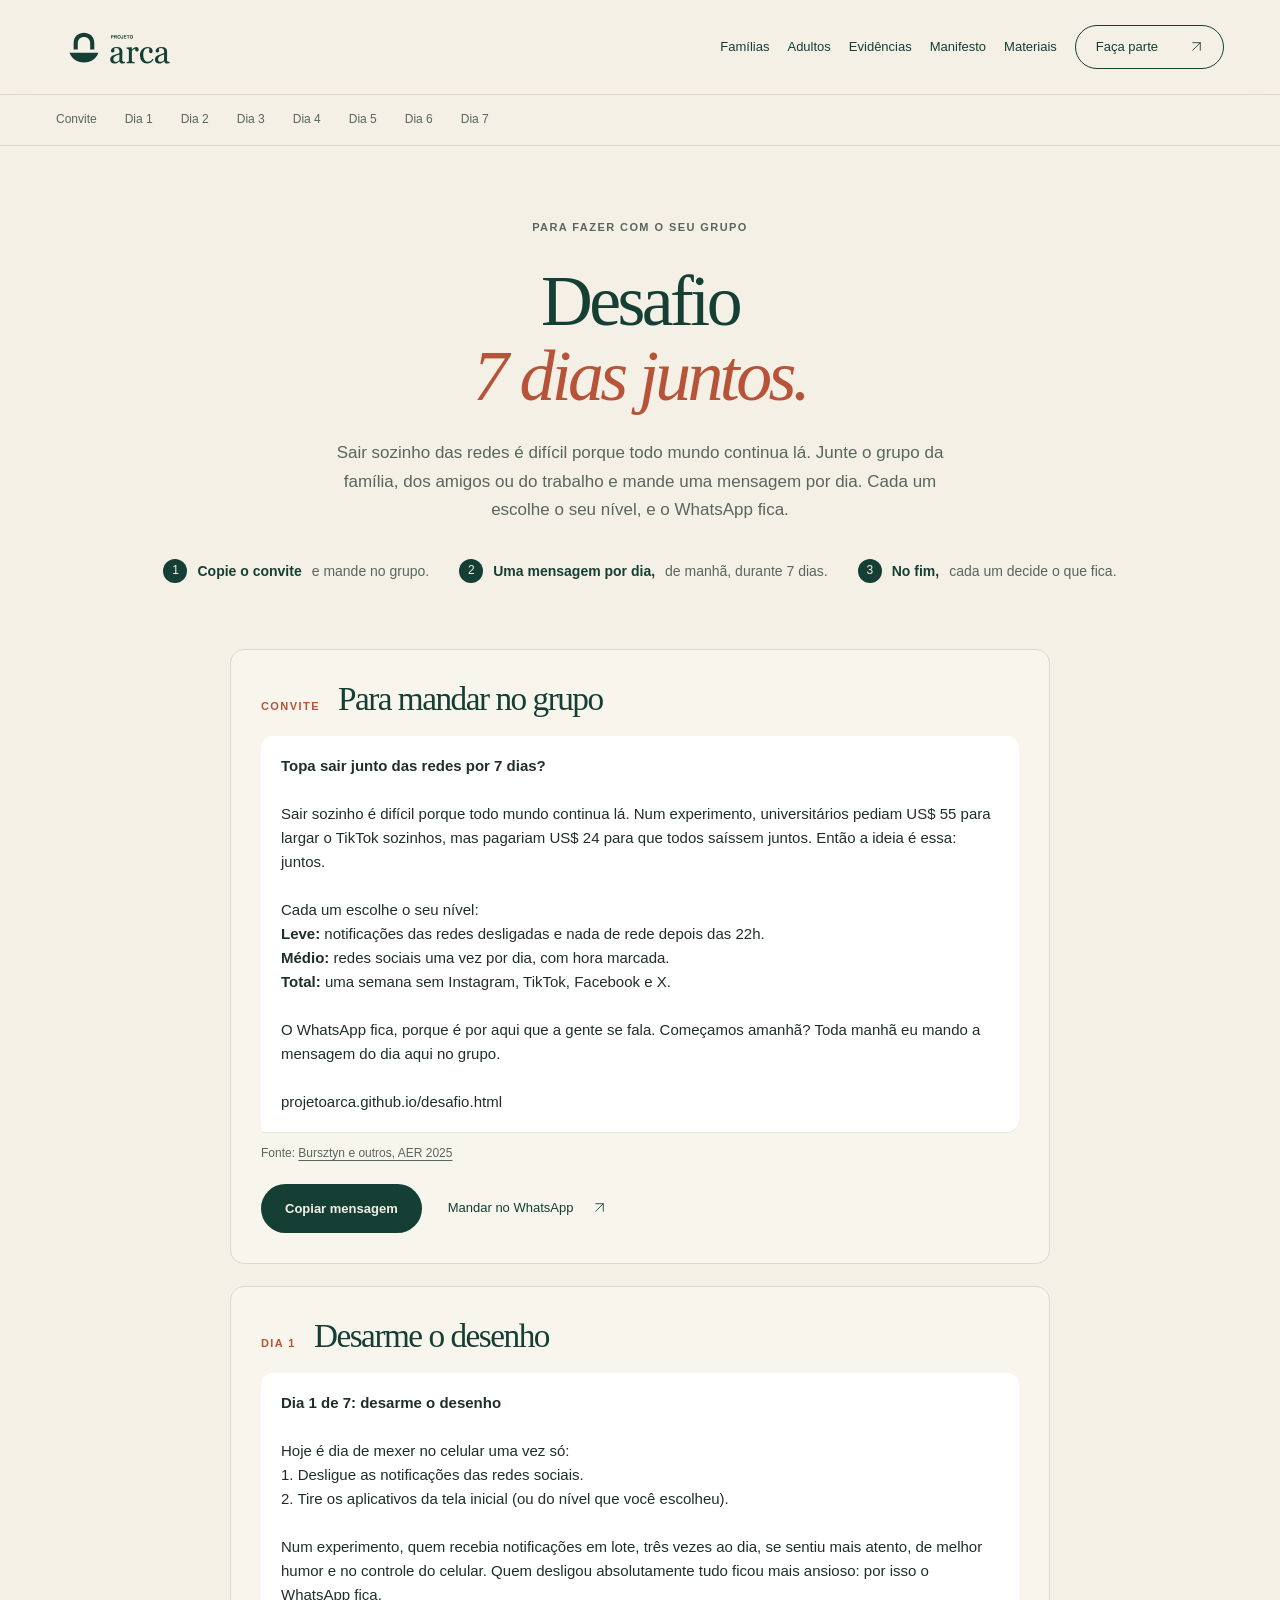
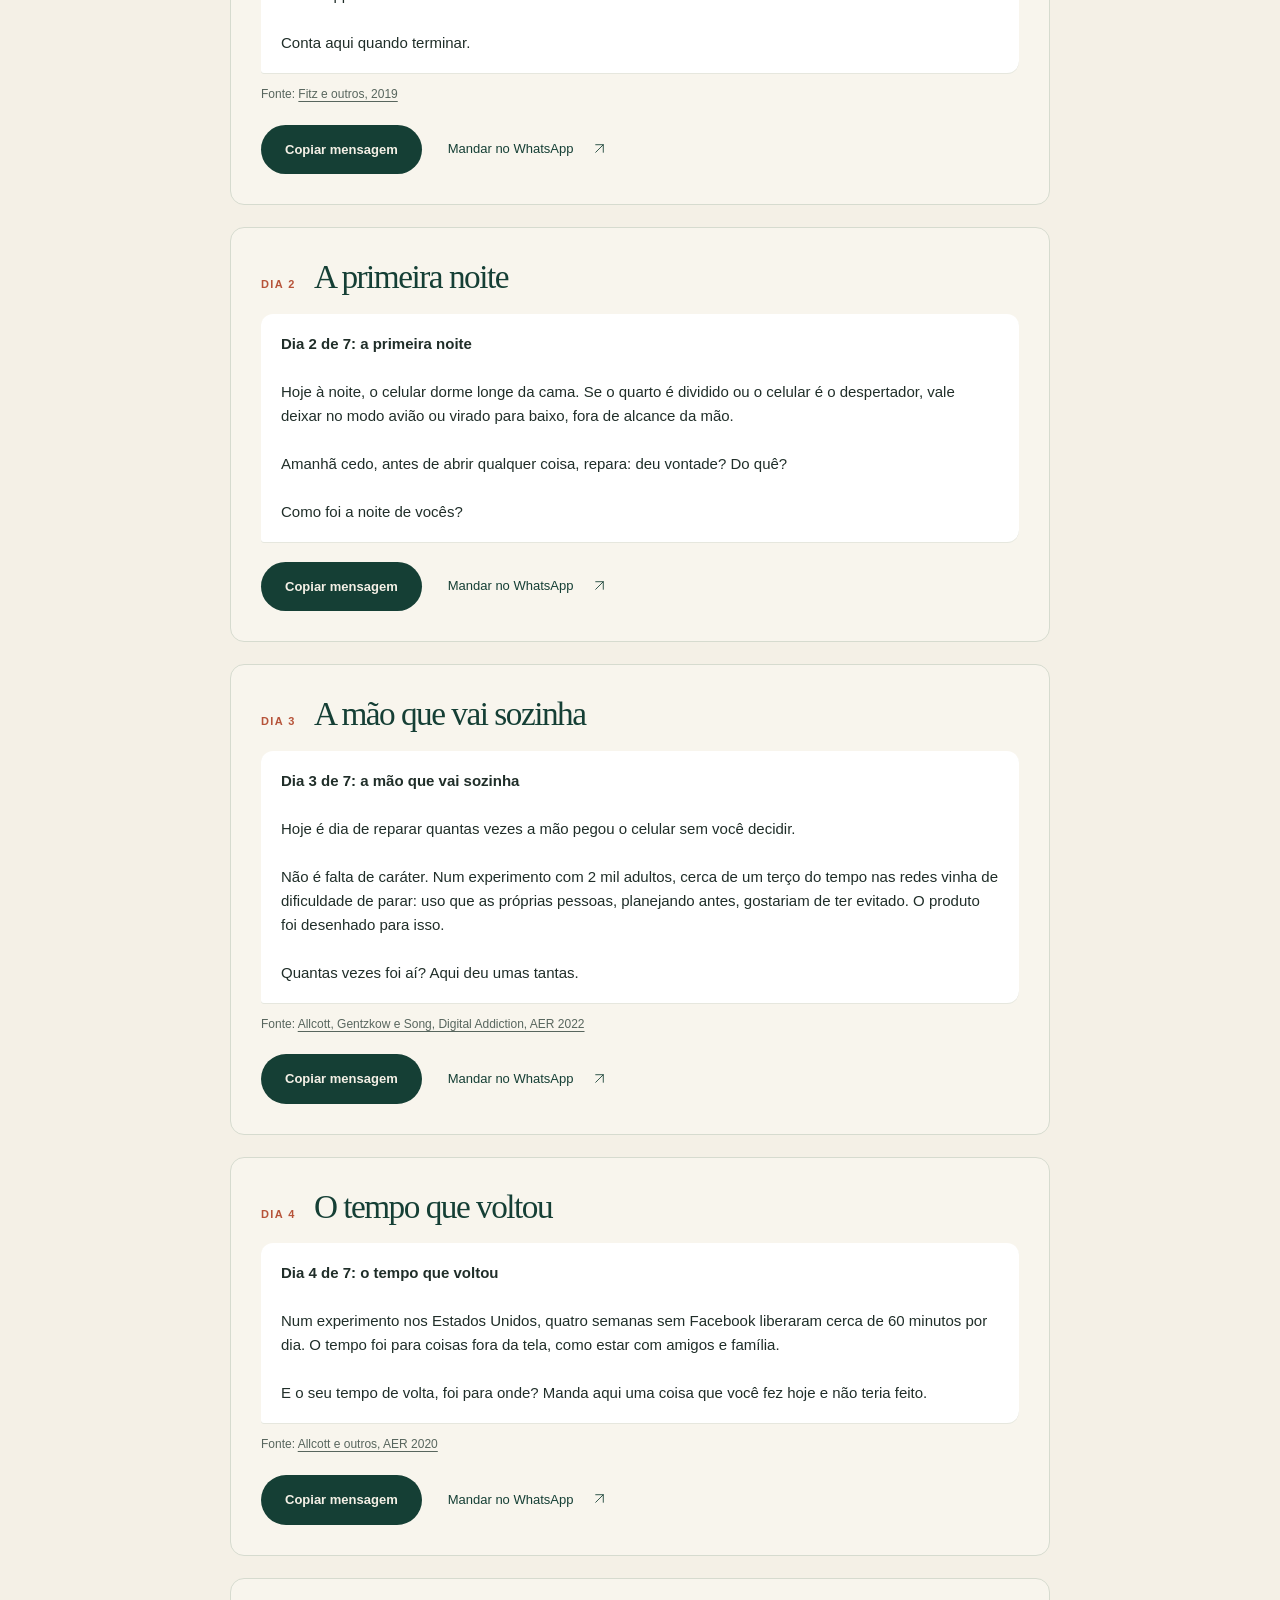
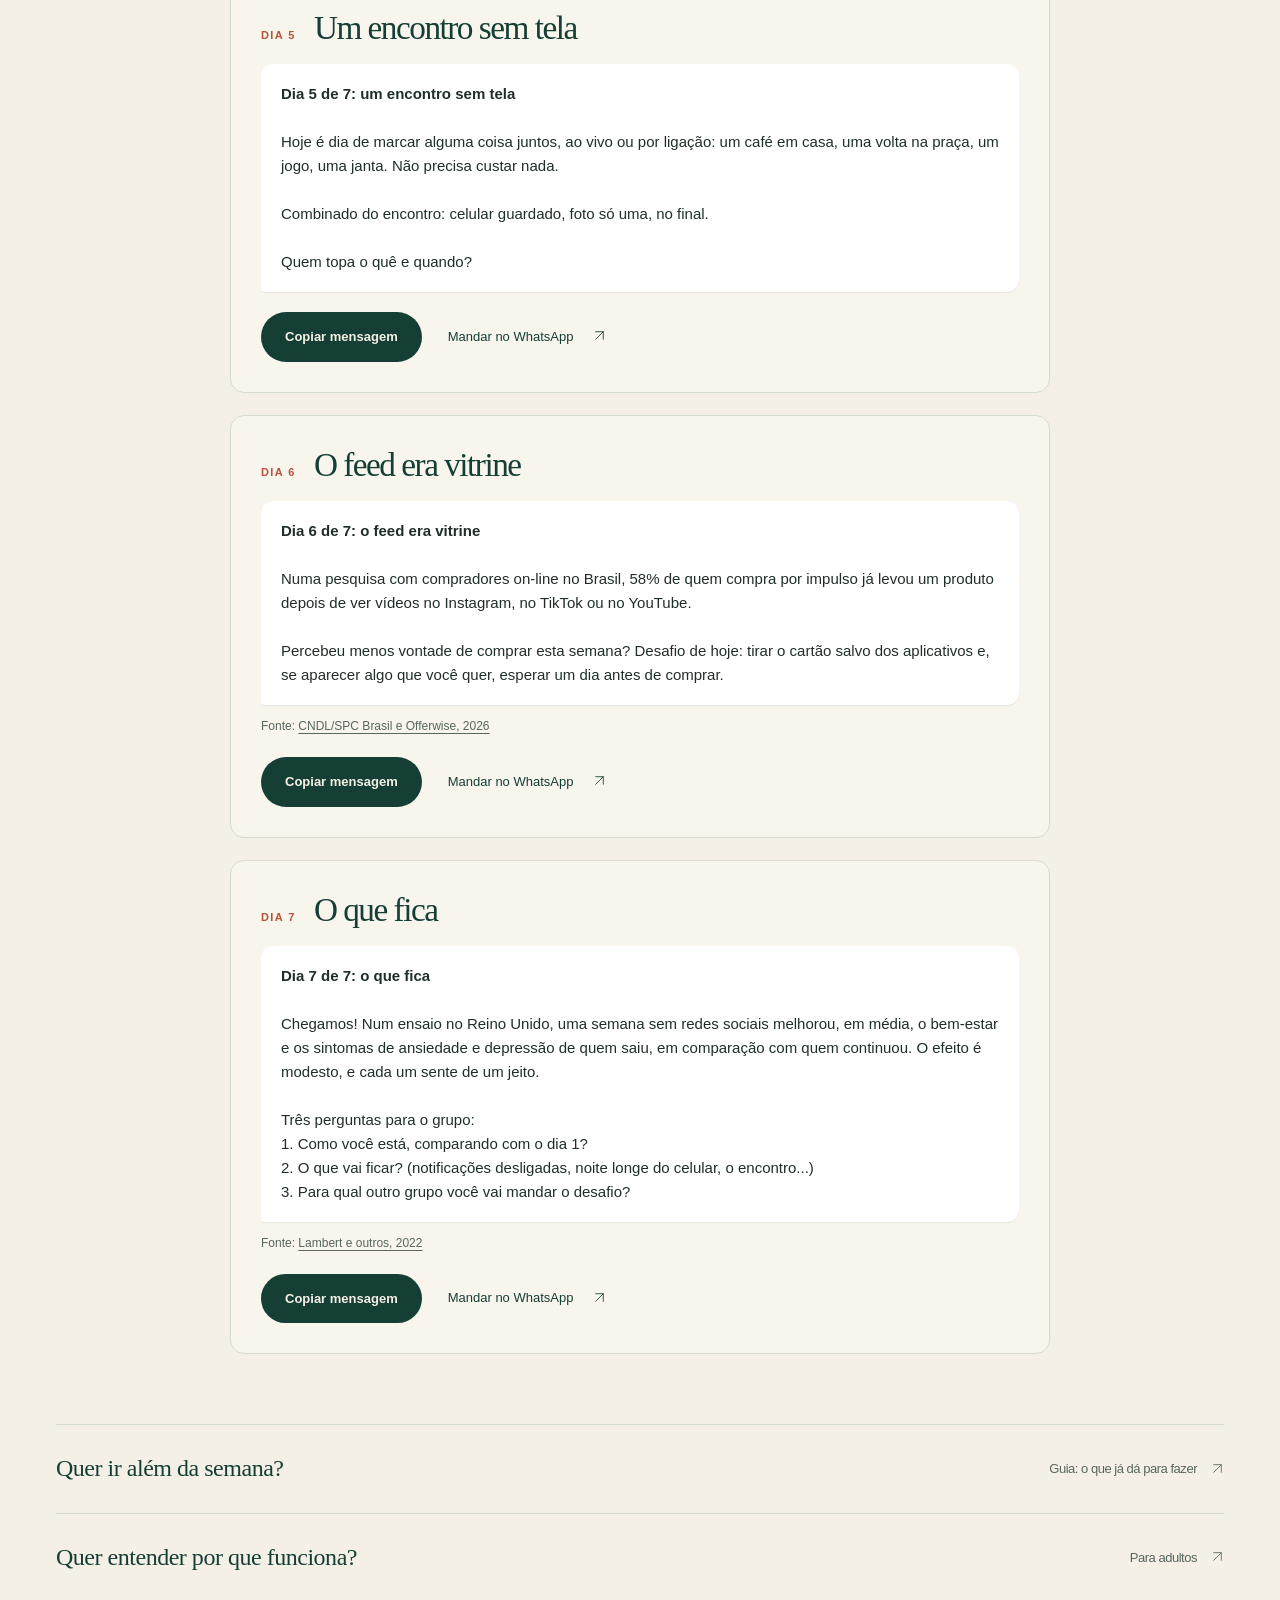
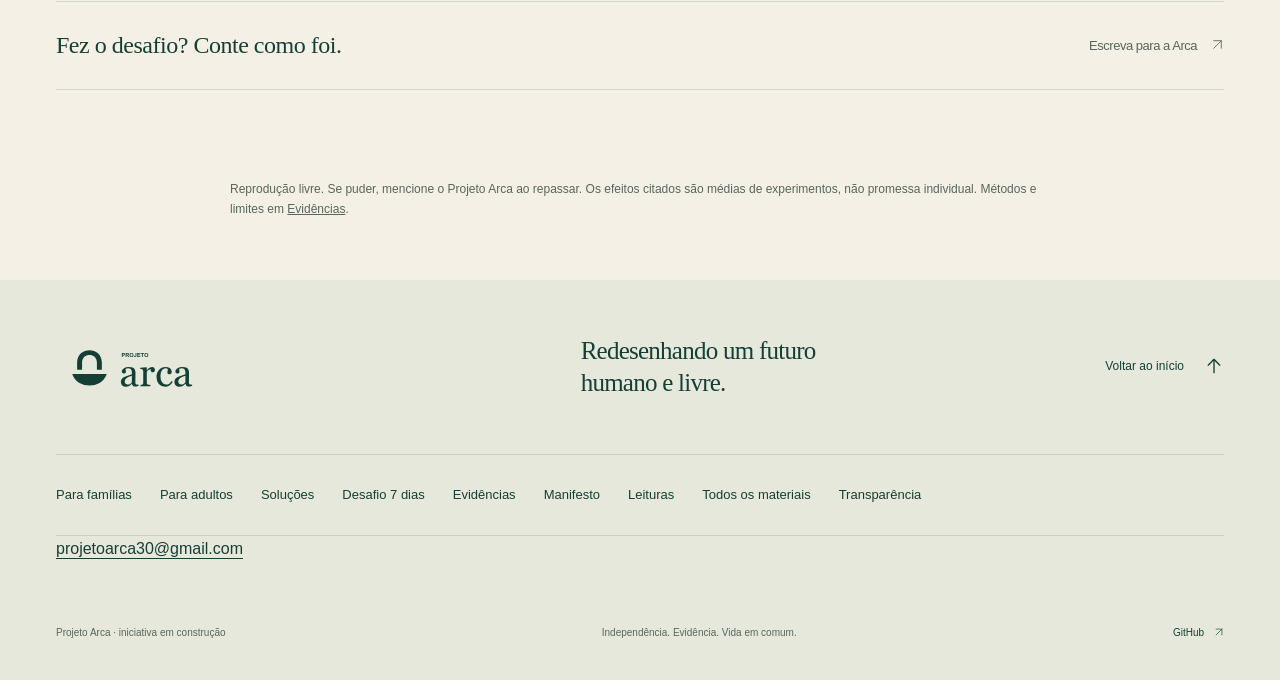
<file: desafio.html>
<!doctype html>
<html lang="pt-BR">
<head>
<meta charset="utf-8">
<meta name="viewport" content="width=device-width, initial-scale=1">
<title>Desafio 7 dias juntos — Projeto Arca</title>
<meta name="description" content="Sete mensagens para mandar no grupo do WhatsApp e sair junto das redes sociais por uma semana. Cada uma com uma ação simples e o que a pesquisa mostra.">
<meta property="og:title" content="Desafio 7 dias juntos — Projeto Arca">
<meta property="og:description" content="Sete mensagens para mandar no grupo do WhatsApp e sair junto das redes sociais por uma semana. Cada uma com uma ação simples e o que a pesquisa mostra.">
<meta property="og:image" content="https://projetoarca.github.io/assets/capa-github.png">
<meta property="og:type" content="website">
<meta property="og:url" content="https://projetoarca.github.io/desafio.html">
<meta name="theme-color" content="#153F35">
<link rel="canonical" href="https://projetoarca.github.io/desafio.html">
<link rel="icon" href="assets/favicon.svg" type="image/svg+xml">
<link rel="stylesheet" href="assets/site.css?v=20261112-solucoes">
<script src="assets/site.js?v=20261112-solucoes" defer></script>
</head>
<body>
<a class="skip" href="#conteudo">Pular para o conteúdo</a>
<header class="header">
  <div class="wrap header-inner">
    <a class="brand" href="index.html#topo" aria-label="Projeto Arca, início"><img src="assets/logo-verde.svg" alt="Projeto Arca" width="148" height="56"></a>
    <button class="menu-toggle" type="button" aria-expanded="false" aria-controls="nav">Menu <span aria-hidden="true">+</span></button>
    <nav id="nav" aria-label="Principal">
      <a href="familias.html">Famílias</a><a href="adultos.html" >Adultos</a><a href="evidencias.html">Evidências</a><a href="manifesto.html">Manifesto</a><a href="recursos.html">Materiais</a><a class="nav-action" href="index.html#participacao">Faça parte <span aria-hidden="true"><svg class="ui-icon" viewBox="0 0 24 24" aria-hidden="true" focusable="false"><path d="M5 19 19 5M5 5h14v14"/></svg></span></a>
    </nav>
  </div>
</header>
<main id="conteudo"><nav class="subnav" aria-label="Dias do desafio"><div class="wrap"><a href="#convite">Convite</a><a href="#dia-1">Dia 1</a><a href="#dia-2">Dia 2</a><a href="#dia-3">Dia 3</a><a href="#dia-4">Dia 4</a><a href="#dia-5">Dia 5</a><a href="#dia-6">Dia 6</a><a href="#dia-7">Dia 7</a></div></nav><header class="hub-hero wrap"><p class="eyebrow">Para fazer com o seu grupo</p><h1>Desafio<br><em>7 dias juntos.</em></h1><p class="hub-intro">Sair sozinho das redes é difícil porque todo mundo continua lá. Junte o grupo da família, dos amigos ou do trabalho e mande uma mensagem por dia. Cada um escolhe o seu nível, e o WhatsApp fica.</p><ol class="how-steps"><li><strong>Copie o convite</strong> e mande no grupo.</li><li><strong>Uma mensagem por dia,</strong> de manhã, durante 7 dias.</li><li><strong>No fim,</strong> cada um decide o que fica.</li></ol></header><div class="wrap day-list"><article class="day-card" id="convite"><div class="day-top"><span class="day-label">Convite</span><h2>Para mandar no grupo</h2></div><div class="day-msg" id="msg-0"><strong>Topa sair junto das redes por 7 dias?</strong><br><br>Sair sozinho é difícil porque todo mundo continua lá. Num experimento, universitários pediam US$ 55 para largar o TikTok sozinhos, mas pagariam US$ 24 para que todos saíssem juntos. Então a ideia é essa: juntos.<br><br>Cada um escolhe o seu nível:<br><strong>Leve:</strong> notificações das redes desligadas e nada de rede depois das 22h.<br><strong>Médio:</strong> redes sociais uma vez por dia, com hora marcada.<br><strong>Total:</strong> uma semana sem Instagram, TikTok, Facebook e X.<br><br>O WhatsApp fica, porque é por aqui que a gente se fala. Começamos amanhã? Toda manhã eu mando a mensagem do dia aqui no grupo.<br><br>projetoarca.github.io/desafio.html</div><p class="day-src">Fonte: <a href="https://www.aeaweb.org/articles?id=10.1257/aer.20231468" rel="noopener noreferrer">Bursztyn e outros, AER 2025</a></p><div class="day-actions"><button type="button" class="button copy-btn" data-copy="msg-0">Copiar mensagem</button><a class="text-link" href="https://wa.me/?text=%2ATopa%20sair%20junto%20das%20redes%20por%207%20dias%3F%2A%0A%0ASair%20sozinho%20%C3%A9%20dif%C3%ADcil%20porque%20todo%20mundo%20continua%20l%C3%A1.%20Num%20experimento%2C%20universit%C3%A1rios%20pediam%20US%24%2055%20para%20largar%20o%20TikTok%20sozinhos%2C%20mas%20pagariam%20US%24%2024%20para%20que%20todos%20sa%C3%ADssem%20juntos.%20Ent%C3%A3o%20a%20ideia%20%C3%A9%20essa%3A%20juntos.%0A%0ACada%20um%20escolhe%20o%20seu%20n%C3%ADvel%3A%0A%2ALeve%3A%2A%20notifica%C3%A7%C3%B5es%20das%20redes%20desligadas%20e%20nada%20de%20rede%20depois%20das%2022h.%0A%2AM%C3%A9dio%3A%2A%20redes%20sociais%20uma%20vez%20por%20dia%2C%20com%20hora%20marcada.%0A%2ATotal%3A%2A%20uma%20semana%20sem%20Instagram%2C%20TikTok%2C%20Facebook%20e%20X.%0A%0AO%20WhatsApp%20fica%2C%20porque%20%C3%A9%20por%20aqui%20que%20a%20gente%20se%20fala.%20Come%C3%A7amos%20amanh%C3%A3%3F%20Toda%20manh%C3%A3%20eu%20mando%20a%20mensagem%20do%20dia%20aqui%20no%20grupo.%0A%0Aprojetoarca.github.io/desafio.html" rel="noopener noreferrer">Mandar no WhatsApp <span aria-hidden="true"><svg class="ui-icon" viewBox="0 0 24 24" aria-hidden="true" focusable="false"><path d="M5 19 19 5M5 5h14v14"/></svg></span></a></div><textarea class="sr-only" id="raw-msg-0" aria-hidden="true" tabindex="-1" readonly>*Topa sair junto das redes por 7 dias?*

Sair sozinho é difícil porque todo mundo continua lá. Num experimento, universitários pediam US$ 55 para largar o TikTok sozinhos, mas pagariam US$ 24 para que todos saíssem juntos. Então a ideia é essa: juntos.

Cada um escolhe o seu nível:
*Leve:* notificações das redes desligadas e nada de rede depois das 22h.
*Médio:* redes sociais uma vez por dia, com hora marcada.
*Total:* uma semana sem Instagram, TikTok, Facebook e X.

O WhatsApp fica, porque é por aqui que a gente se fala. Começamos amanhã? Toda manhã eu mando a mensagem do dia aqui no grupo.

projetoarca.github.io/desafio.html</textarea></article><article class="day-card" id="dia-1"><div class="day-top"><span class="day-label">Dia 1</span><h2>Desarme o desenho</h2></div><div class="day-msg" id="msg-1"><strong>Dia 1 de 7: desarme o desenho</strong><br><br>Hoje é dia de mexer no celular uma vez só:<br>1. Desligue as notificações das redes sociais.<br>2. Tire os aplicativos da tela inicial (ou do nível que você escolheu).<br><br>Num experimento, quem recebia notificações em lote, três vezes ao dia, se sentiu mais atento, de melhor humor e no controle do celular. Quem desligou absolutamente tudo ficou mais ansioso: por isso o WhatsApp fica.<br><br>Conta aqui quando terminar.</div><p class="day-src">Fonte: <a href="https://static1.squarespace.com/static/57a40c19414fb54f51f8095f/t/614a55faa7b89e25f4e48ad1/1632261627146/2019+Fitz+Batching.pdf" rel="noopener noreferrer">Fitz e outros, 2019</a></p><div class="day-actions"><button type="button" class="button copy-btn" data-copy="msg-1">Copiar mensagem</button><a class="text-link" href="https://wa.me/?text=%2ADia%201%20de%207%3A%20desarme%20o%20desenho%2A%0A%0AHoje%20%C3%A9%20dia%20de%20mexer%20no%20celular%20uma%20vez%20s%C3%B3%3A%0A1.%20Desligue%20as%20notifica%C3%A7%C3%B5es%20das%20redes%20sociais.%0A2.%20Tire%20os%20aplicativos%20da%20tela%20inicial%20%28ou%20do%20n%C3%ADvel%20que%20voc%C3%AA%20escolheu%29.%0A%0ANum%20experimento%2C%20quem%20recebia%20notifica%C3%A7%C3%B5es%20em%20lote%2C%20tr%C3%AAs%20vezes%20ao%20dia%2C%20se%20sentiu%20mais%20atento%2C%20de%20melhor%20humor%20e%20no%20controle%20do%20celular.%20Quem%20desligou%20absolutamente%20tudo%20ficou%20mais%20ansioso%3A%20por%20isso%20o%20WhatsApp%20fica.%0A%0AConta%20aqui%20quando%20terminar." rel="noopener noreferrer">Mandar no WhatsApp <span aria-hidden="true"><svg class="ui-icon" viewBox="0 0 24 24" aria-hidden="true" focusable="false"><path d="M5 19 19 5M5 5h14v14"/></svg></span></a></div><textarea class="sr-only" id="raw-msg-1" aria-hidden="true" tabindex="-1" readonly>*Dia 1 de 7: desarme o desenho*

Hoje é dia de mexer no celular uma vez só:
1. Desligue as notificações das redes sociais.
2. Tire os aplicativos da tela inicial (ou do nível que você escolheu).

Num experimento, quem recebia notificações em lote, três vezes ao dia, se sentiu mais atento, de melhor humor e no controle do celular. Quem desligou absolutamente tudo ficou mais ansioso: por isso o WhatsApp fica.

Conta aqui quando terminar.</textarea></article><article class="day-card" id="dia-2"><div class="day-top"><span class="day-label">Dia 2</span><h2>A primeira noite</h2></div><div class="day-msg" id="msg-2"><strong>Dia 2 de 7: a primeira noite</strong><br><br>Hoje à noite, o celular dorme longe da cama. Se o quarto é dividido ou o celular é o despertador, vale deixar no modo avião ou virado para baixo, fora de alcance da mão.<br><br>Amanhã cedo, antes de abrir qualquer coisa, repara: deu vontade? Do quê?<br><br>Como foi a noite de vocês?</div><div class="day-actions"><button type="button" class="button copy-btn" data-copy="msg-2">Copiar mensagem</button><a class="text-link" href="https://wa.me/?text=%2ADia%202%20de%207%3A%20a%20primeira%20noite%2A%0A%0AHoje%20%C3%A0%20noite%2C%20o%20celular%20dorme%20longe%20da%20cama.%20Se%20o%20quarto%20%C3%A9%20dividido%20ou%20o%20celular%20%C3%A9%20o%20despertador%2C%20vale%20deixar%20no%20modo%20avi%C3%A3o%20ou%20virado%20para%20baixo%2C%20fora%20de%20alcance%20da%20m%C3%A3o.%0A%0AAmanh%C3%A3%20cedo%2C%20antes%20de%20abrir%20qualquer%20coisa%2C%20repara%3A%20deu%20vontade%3F%20Do%20qu%C3%AA%3F%0A%0AComo%20foi%20a%20noite%20de%20voc%C3%AAs%3F" rel="noopener noreferrer">Mandar no WhatsApp <span aria-hidden="true"><svg class="ui-icon" viewBox="0 0 24 24" aria-hidden="true" focusable="false"><path d="M5 19 19 5M5 5h14v14"/></svg></span></a></div><textarea class="sr-only" id="raw-msg-2" aria-hidden="true" tabindex="-1" readonly>*Dia 2 de 7: a primeira noite*

Hoje à noite, o celular dorme longe da cama. Se o quarto é dividido ou o celular é o despertador, vale deixar no modo avião ou virado para baixo, fora de alcance da mão.

Amanhã cedo, antes de abrir qualquer coisa, repara: deu vontade? Do quê?

Como foi a noite de vocês?</textarea></article><article class="day-card" id="dia-3"><div class="day-top"><span class="day-label">Dia 3</span><h2>A mão que vai sozinha</h2></div><div class="day-msg" id="msg-3"><strong>Dia 3 de 7: a mão que vai sozinha</strong><br><br>Hoje é dia de reparar quantas vezes a mão pegou o celular sem você decidir.<br><br>Não é falta de caráter. Num experimento com 2 mil adultos, cerca de um terço do tempo nas redes vinha de dificuldade de parar: uso que as próprias pessoas, planejando antes, gostariam de ter evitado. O produto foi desenhado para isso.<br><br>Quantas vezes foi aí? Aqui deu umas tantas.</div><p class="day-src">Fonte: <a href="https://www.nber.org/papers/w28936" rel="noopener noreferrer">Allcott, Gentzkow e Song, Digital Addiction, AER 2022</a></p><div class="day-actions"><button type="button" class="button copy-btn" data-copy="msg-3">Copiar mensagem</button><a class="text-link" href="https://wa.me/?text=%2ADia%203%20de%207%3A%20a%20m%C3%A3o%20que%20vai%20sozinha%2A%0A%0AHoje%20%C3%A9%20dia%20de%20reparar%20quantas%20vezes%20a%20m%C3%A3o%20pegou%20o%20celular%20sem%20voc%C3%AA%20decidir.%0A%0AN%C3%A3o%20%C3%A9%20falta%20de%20car%C3%A1ter.%20Num%20experimento%20com%202%20mil%20adultos%2C%20cerca%20de%20um%20ter%C3%A7o%20do%20tempo%20nas%20redes%20vinha%20de%20dificuldade%20de%20parar%3A%20uso%20que%20as%20pr%C3%B3prias%20pessoas%2C%20planejando%20antes%2C%20gostariam%20de%20ter%20evitado.%20O%20produto%20foi%20desenhado%20para%20isso.%0A%0AQuantas%20vezes%20foi%20a%C3%AD%3F%20Aqui%20deu%20umas%20tantas." rel="noopener noreferrer">Mandar no WhatsApp <span aria-hidden="true"><svg class="ui-icon" viewBox="0 0 24 24" aria-hidden="true" focusable="false"><path d="M5 19 19 5M5 5h14v14"/></svg></span></a></div><textarea class="sr-only" id="raw-msg-3" aria-hidden="true" tabindex="-1" readonly>*Dia 3 de 7: a mão que vai sozinha*

Hoje é dia de reparar quantas vezes a mão pegou o celular sem você decidir.

Não é falta de caráter. Num experimento com 2 mil adultos, cerca de um terço do tempo nas redes vinha de dificuldade de parar: uso que as próprias pessoas, planejando antes, gostariam de ter evitado. O produto foi desenhado para isso.

Quantas vezes foi aí? Aqui deu umas tantas.</textarea></article><article class="day-card" id="dia-4"><div class="day-top"><span class="day-label">Dia 4</span><h2>O tempo que voltou</h2></div><div class="day-msg" id="msg-4"><strong>Dia 4 de 7: o tempo que voltou</strong><br><br>Num experimento nos Estados Unidos, quatro semanas sem Facebook liberaram cerca de 60 minutos por dia. O tempo foi para coisas fora da tela, como estar com amigos e família.<br><br>E o seu tempo de volta, foi para onde? Manda aqui uma coisa que você fez hoje e não teria feito.</div><p class="day-src">Fonte: <a href="https://www.aeaweb.org/articles?id=10.1257/aer.20190658" rel="noopener noreferrer">Allcott e outros, AER 2020</a></p><div class="day-actions"><button type="button" class="button copy-btn" data-copy="msg-4">Copiar mensagem</button><a class="text-link" href="https://wa.me/?text=%2ADia%204%20de%207%3A%20o%20tempo%20que%20voltou%2A%0A%0ANum%20experimento%20nos%20Estados%20Unidos%2C%20quatro%20semanas%20sem%20Facebook%20liberaram%20cerca%20de%2060%20minutos%20por%20dia.%20O%20tempo%20foi%20para%20coisas%20fora%20da%20tela%2C%20como%20estar%20com%20amigos%20e%20fam%C3%ADlia.%0A%0AE%20o%20seu%20tempo%20de%20volta%2C%20foi%20para%20onde%3F%20Manda%20aqui%20uma%20coisa%20que%20voc%C3%AA%20fez%20hoje%20e%20n%C3%A3o%20teria%20feito." rel="noopener noreferrer">Mandar no WhatsApp <span aria-hidden="true"><svg class="ui-icon" viewBox="0 0 24 24" aria-hidden="true" focusable="false"><path d="M5 19 19 5M5 5h14v14"/></svg></span></a></div><textarea class="sr-only" id="raw-msg-4" aria-hidden="true" tabindex="-1" readonly>*Dia 4 de 7: o tempo que voltou*

Num experimento nos Estados Unidos, quatro semanas sem Facebook liberaram cerca de 60 minutos por dia. O tempo foi para coisas fora da tela, como estar com amigos e família.

E o seu tempo de volta, foi para onde? Manda aqui uma coisa que você fez hoje e não teria feito.</textarea></article><article class="day-card" id="dia-5"><div class="day-top"><span class="day-label">Dia 5</span><h2>Um encontro sem tela</h2></div><div class="day-msg" id="msg-5"><strong>Dia 5 de 7: um encontro sem tela</strong><br><br>Hoje é dia de marcar alguma coisa juntos, ao vivo ou por ligação: um café em casa, uma volta na praça, um jogo, uma janta. Não precisa custar nada.<br><br>Combinado do encontro: celular guardado, foto só uma, no final.<br><br>Quem topa o quê e quando?</div><div class="day-actions"><button type="button" class="button copy-btn" data-copy="msg-5">Copiar mensagem</button><a class="text-link" href="https://wa.me/?text=%2ADia%205%20de%207%3A%20um%20encontro%20sem%20tela%2A%0A%0AHoje%20%C3%A9%20dia%20de%20marcar%20alguma%20coisa%20juntos%2C%20ao%20vivo%20ou%20por%20liga%C3%A7%C3%A3o%3A%20um%20caf%C3%A9%20em%20casa%2C%20uma%20volta%20na%20pra%C3%A7a%2C%20um%20jogo%2C%20uma%20janta.%20N%C3%A3o%20precisa%20custar%20nada.%0A%0ACombinado%20do%20encontro%3A%20celular%20guardado%2C%20foto%20s%C3%B3%20uma%2C%20no%20final.%0A%0AQuem%20topa%20o%20qu%C3%AA%20e%20quando%3F" rel="noopener noreferrer">Mandar no WhatsApp <span aria-hidden="true"><svg class="ui-icon" viewBox="0 0 24 24" aria-hidden="true" focusable="false"><path d="M5 19 19 5M5 5h14v14"/></svg></span></a></div><textarea class="sr-only" id="raw-msg-5" aria-hidden="true" tabindex="-1" readonly>*Dia 5 de 7: um encontro sem tela*

Hoje é dia de marcar alguma coisa juntos, ao vivo ou por ligação: um café em casa, uma volta na praça, um jogo, uma janta. Não precisa custar nada.

Combinado do encontro: celular guardado, foto só uma, no final.

Quem topa o quê e quando?</textarea></article><article class="day-card" id="dia-6"><div class="day-top"><span class="day-label">Dia 6</span><h2>O feed era vitrine</h2></div><div class="day-msg" id="msg-6"><strong>Dia 6 de 7: o feed era vitrine</strong><br><br>Numa pesquisa com compradores on-line no Brasil, 58% de quem compra por impulso já levou um produto depois de ver vídeos no Instagram, no TikTok ou no YouTube.<br><br>Percebeu menos vontade de comprar esta semana? Desafio de hoje: tirar o cartão salvo dos aplicativos e, se aparecer algo que você quer, esperar um dia antes de comprar.</div><p class="day-src">Fonte: <a href="https://cndl.org.br/varejosa/sete-em-cada-dez-consumidores-fazem-compras-por-impulso-na-internet-aponta-pesquisa-cndl-spc-brasil/" rel="noopener noreferrer">CNDL/SPC Brasil e Offerwise, 2026</a></p><div class="day-actions"><button type="button" class="button copy-btn" data-copy="msg-6">Copiar mensagem</button><a class="text-link" href="https://wa.me/?text=%2ADia%206%20de%207%3A%20o%20feed%20era%20vitrine%2A%0A%0ANuma%20pesquisa%20com%20compradores%20on-line%20no%20Brasil%2C%2058%25%20de%20quem%20compra%20por%20impulso%20j%C3%A1%20levou%20um%20produto%20depois%20de%20ver%20v%C3%ADdeos%20no%20Instagram%2C%20no%20TikTok%20ou%20no%20YouTube.%0A%0APercebeu%20menos%20vontade%20de%20comprar%20esta%20semana%3F%20Desafio%20de%20hoje%3A%20tirar%20o%20cart%C3%A3o%20salvo%20dos%20aplicativos%20e%2C%20se%20aparecer%20algo%20que%20voc%C3%AA%20quer%2C%20esperar%20um%20dia%20antes%20de%20comprar." rel="noopener noreferrer">Mandar no WhatsApp <span aria-hidden="true"><svg class="ui-icon" viewBox="0 0 24 24" aria-hidden="true" focusable="false"><path d="M5 19 19 5M5 5h14v14"/></svg></span></a></div><textarea class="sr-only" id="raw-msg-6" aria-hidden="true" tabindex="-1" readonly>*Dia 6 de 7: o feed era vitrine*

Numa pesquisa com compradores on-line no Brasil, 58% de quem compra por impulso já levou um produto depois de ver vídeos no Instagram, no TikTok ou no YouTube.

Percebeu menos vontade de comprar esta semana? Desafio de hoje: tirar o cartão salvo dos aplicativos e, se aparecer algo que você quer, esperar um dia antes de comprar.</textarea></article><article class="day-card" id="dia-7"><div class="day-top"><span class="day-label">Dia 7</span><h2>O que fica</h2></div><div class="day-msg" id="msg-7"><strong>Dia 7 de 7: o que fica</strong><br><br>Chegamos! Num ensaio no Reino Unido, uma semana sem redes sociais melhorou, em média, o bem-estar e os sintomas de ansiedade e depressão de quem saiu, em comparação com quem continuou. O efeito é modesto, e cada um sente de um jeito.<br><br>Três perguntas para o grupo:<br>1. Como você está, comparando com o dia 1?<br>2. O que vai ficar? (notificações desligadas, noite longe do celular, o encontro...)<br>3. Para qual outro grupo você vai mandar o desafio?</div><p class="day-src">Fonte: <a href="https://doi.org/10.1089/cyber.2021.0324" rel="noopener noreferrer">Lambert e outros, 2022</a></p><div class="day-actions"><button type="button" class="button copy-btn" data-copy="msg-7">Copiar mensagem</button><a class="text-link" href="https://wa.me/?text=%2ADia%207%20de%207%3A%20o%20que%20fica%2A%0A%0AChegamos%21%20Num%20ensaio%20no%20Reino%20Unido%2C%20uma%20semana%20sem%20redes%20sociais%20melhorou%2C%20em%20m%C3%A9dia%2C%20o%20bem-estar%20e%20os%20sintomas%20de%20ansiedade%20e%20depress%C3%A3o%20de%20quem%20saiu%2C%20em%20compara%C3%A7%C3%A3o%20com%20quem%20continuou.%20O%20efeito%20%C3%A9%20modesto%2C%20e%20cada%20um%20sente%20de%20um%20jeito.%0A%0ATr%C3%AAs%20perguntas%20para%20o%20grupo%3A%0A1.%20Como%20voc%C3%AA%20est%C3%A1%2C%20comparando%20com%20o%20dia%201%3F%0A2.%20O%20que%20vai%20ficar%3F%20%28notifica%C3%A7%C3%B5es%20desligadas%2C%20noite%20longe%20do%20celular%2C%20o%20encontro...%29%0A3.%20Para%20qual%20outro%20grupo%20voc%C3%AA%20vai%20mandar%20o%20desafio%3F" rel="noopener noreferrer">Mandar no WhatsApp <span aria-hidden="true"><svg class="ui-icon" viewBox="0 0 24 24" aria-hidden="true" focusable="false"><path d="M5 19 19 5M5 5h14v14"/></svg></span></a></div><textarea class="sr-only" id="raw-msg-7" aria-hidden="true" tabindex="-1" readonly>*Dia 7 de 7: o que fica*

Chegamos! Num ensaio no Reino Unido, uma semana sem redes sociais melhorou, em média, o bem-estar e os sintomas de ansiedade e depressão de quem saiu, em comparação com quem continuou. O efeito é modesto, e cada um sente de um jeito.

Três perguntas para o grupo:
1. Como você está, comparando com o dia 1?
2. O que vai ficar? (notificações desligadas, noite longe do celular, o encontro...)
3. Para qual outro grupo você vai mandar o desafio?</textarea></article></div><section class="link-rows wrap" aria-label="Outros caminhos"><a class="link-row" href="downloads/guia-01-o-que-ja-da-para-fazer.pdf" download><span>Quer ir além da semana?</span><span class="link-row-go">Guia: o que já dá para fazer <span aria-hidden="true"><svg class="ui-icon" viewBox="0 0 24 24" aria-hidden="true" focusable="false"><path d="M5 19 19 5M5 5h14v14"/></svg></span></span></a><a class="link-row" href="adultos.html"><span>Quer entender por que funciona?</span><span class="link-row-go">Para adultos <span aria-hidden="true"><svg class="ui-icon" viewBox="0 0 24 24" aria-hidden="true" focusable="false"><path d="M5 19 19 5M5 5h14v14"/></svg></span></span></a><a class="link-row" href="mailto:projetoarca30@gmail.com?subject=Desafio%207%20dias"><span>Fez o desafio? Conte como foi.</span><span class="link-row-go">Escreva para a Arca <span aria-hidden="true"><svg class="ui-icon" viewBox="0 0 24 24" aria-hidden="true" focusable="false"><path d="M5 19 19 5M5 5h14v14"/></svg></span></span></a></section><p class="wrap day-license">Reprodução livre. Se puder, mencione o Projeto Arca ao repassar. Os efeitos citados são médias de experimentos, não promessa individual. Métodos e limites em <a href="evidencias.html">Evidências</a>.</p></main>
<footer class="footer"><div class="wrap"><div class="footer-top"><a class="footer-brand" href="index.html" aria-label="Projeto Arca, voltar à página inicial"><img src="assets/logo-verde.svg" width="188" height="71" alt="Projeto Arca"></a><p>Redesenhando um futuro<br>humano e livre.</p><a class="back-top" href="#conteudo">Voltar ao início <span aria-hidden="true"><svg class="ui-icon" viewBox="0 0 24 24" aria-hidden="true" focusable="false"><path d="M12 20V4m-7 7 7-7 7 7"/></svg></span></a></div><nav class="footer-links" aria-label="Mapa do site"><a href="familias.html">Para famílias</a><a href="adultos.html">Para adultos</a><a href="solucoes.html">Soluções</a><a href="desafio.html">Desafio 7 dias</a><a href="evidencias.html">Evidências</a><a href="manifesto.html">Manifesto</a><a href="leituras.html">Leituras</a><a href="recursos.html">Todos os materiais</a><a href="index.html#transparencia">Transparência</a></nav><div class="footer-contact"><a href="mailto:projetoarca30@gmail.com">projetoarca30@gmail.com</a></div><div class="footer-bottom"><span>Projeto Arca · iniciativa em construção</span><span>Independência. Evidência. Vida em comum.</span><a href="https://github.com/projetoarca">GitHub <span aria-hidden="true"><svg class="ui-icon" viewBox="0 0 24 24" aria-hidden="true" focusable="false"><path d="M5 19 19 5M5 5h14v14"/></svg></span></a></div></div></footer>
</body>
</html>
</file>
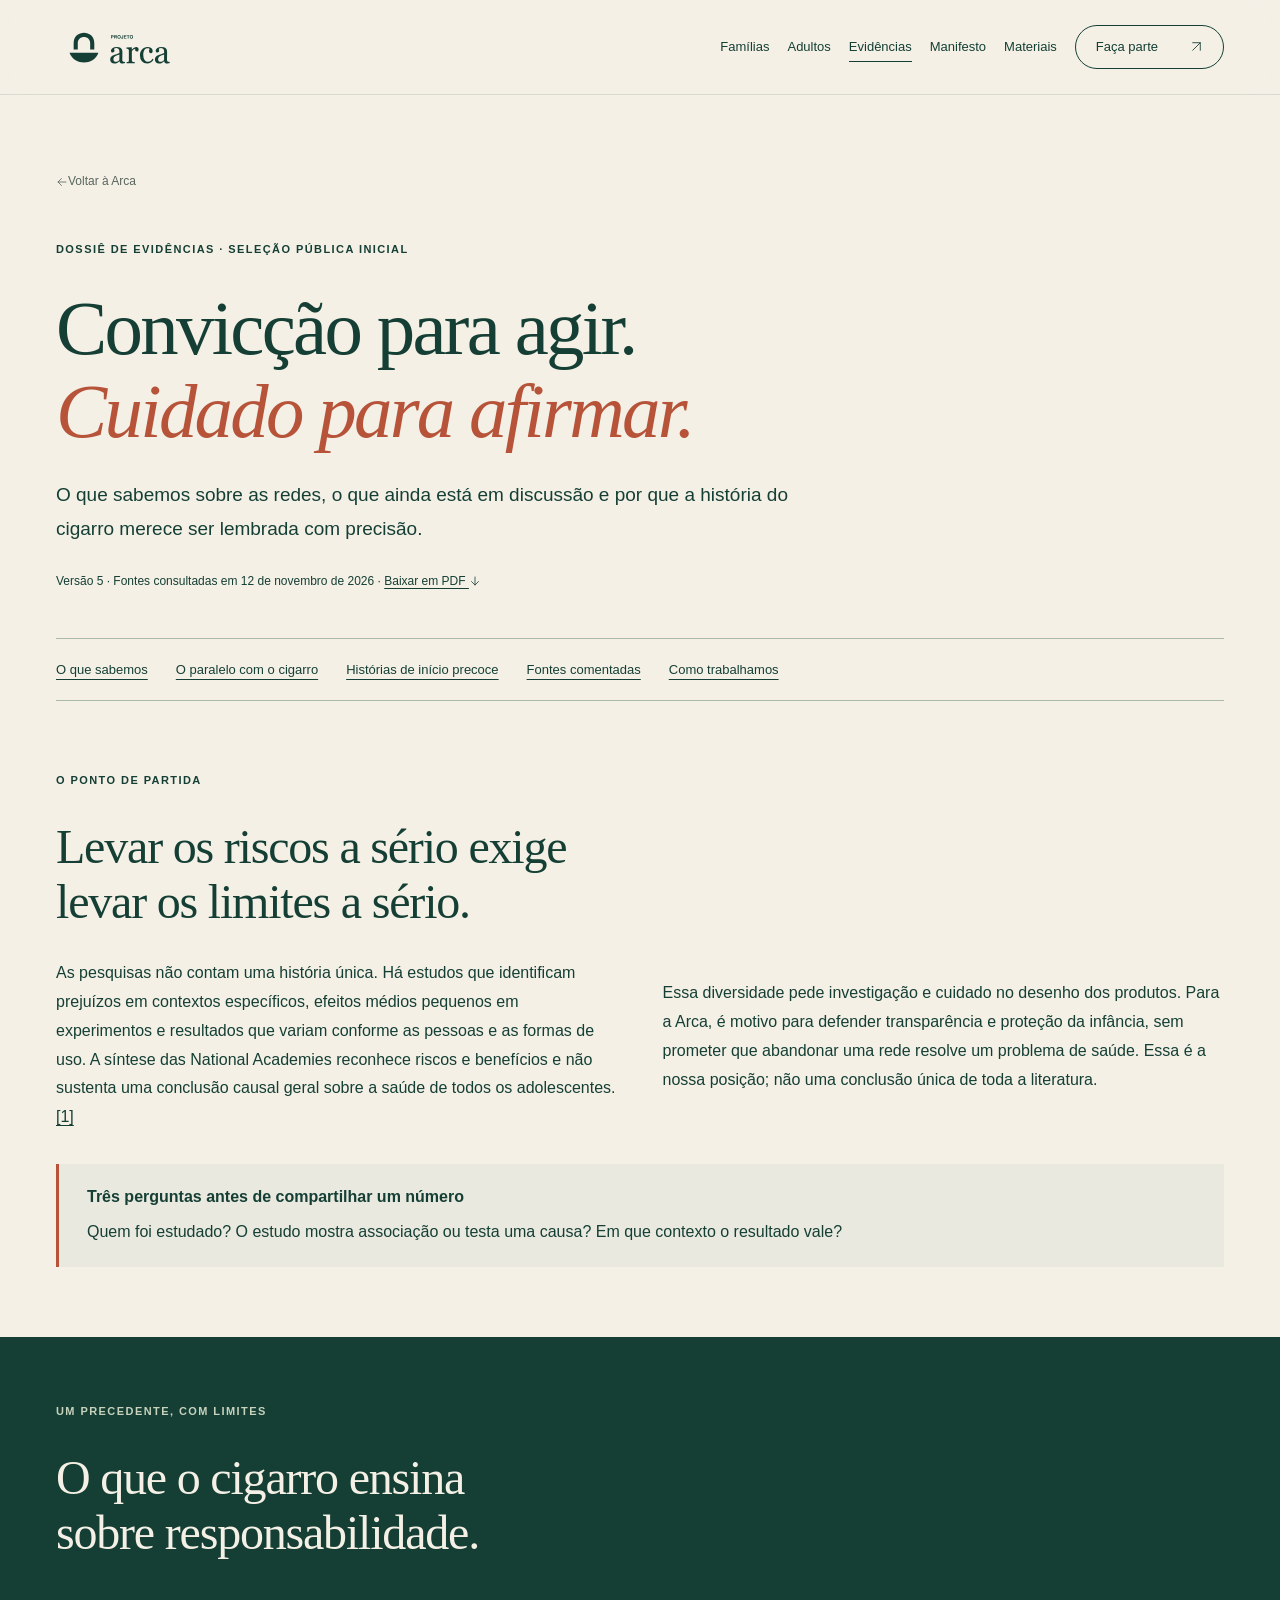
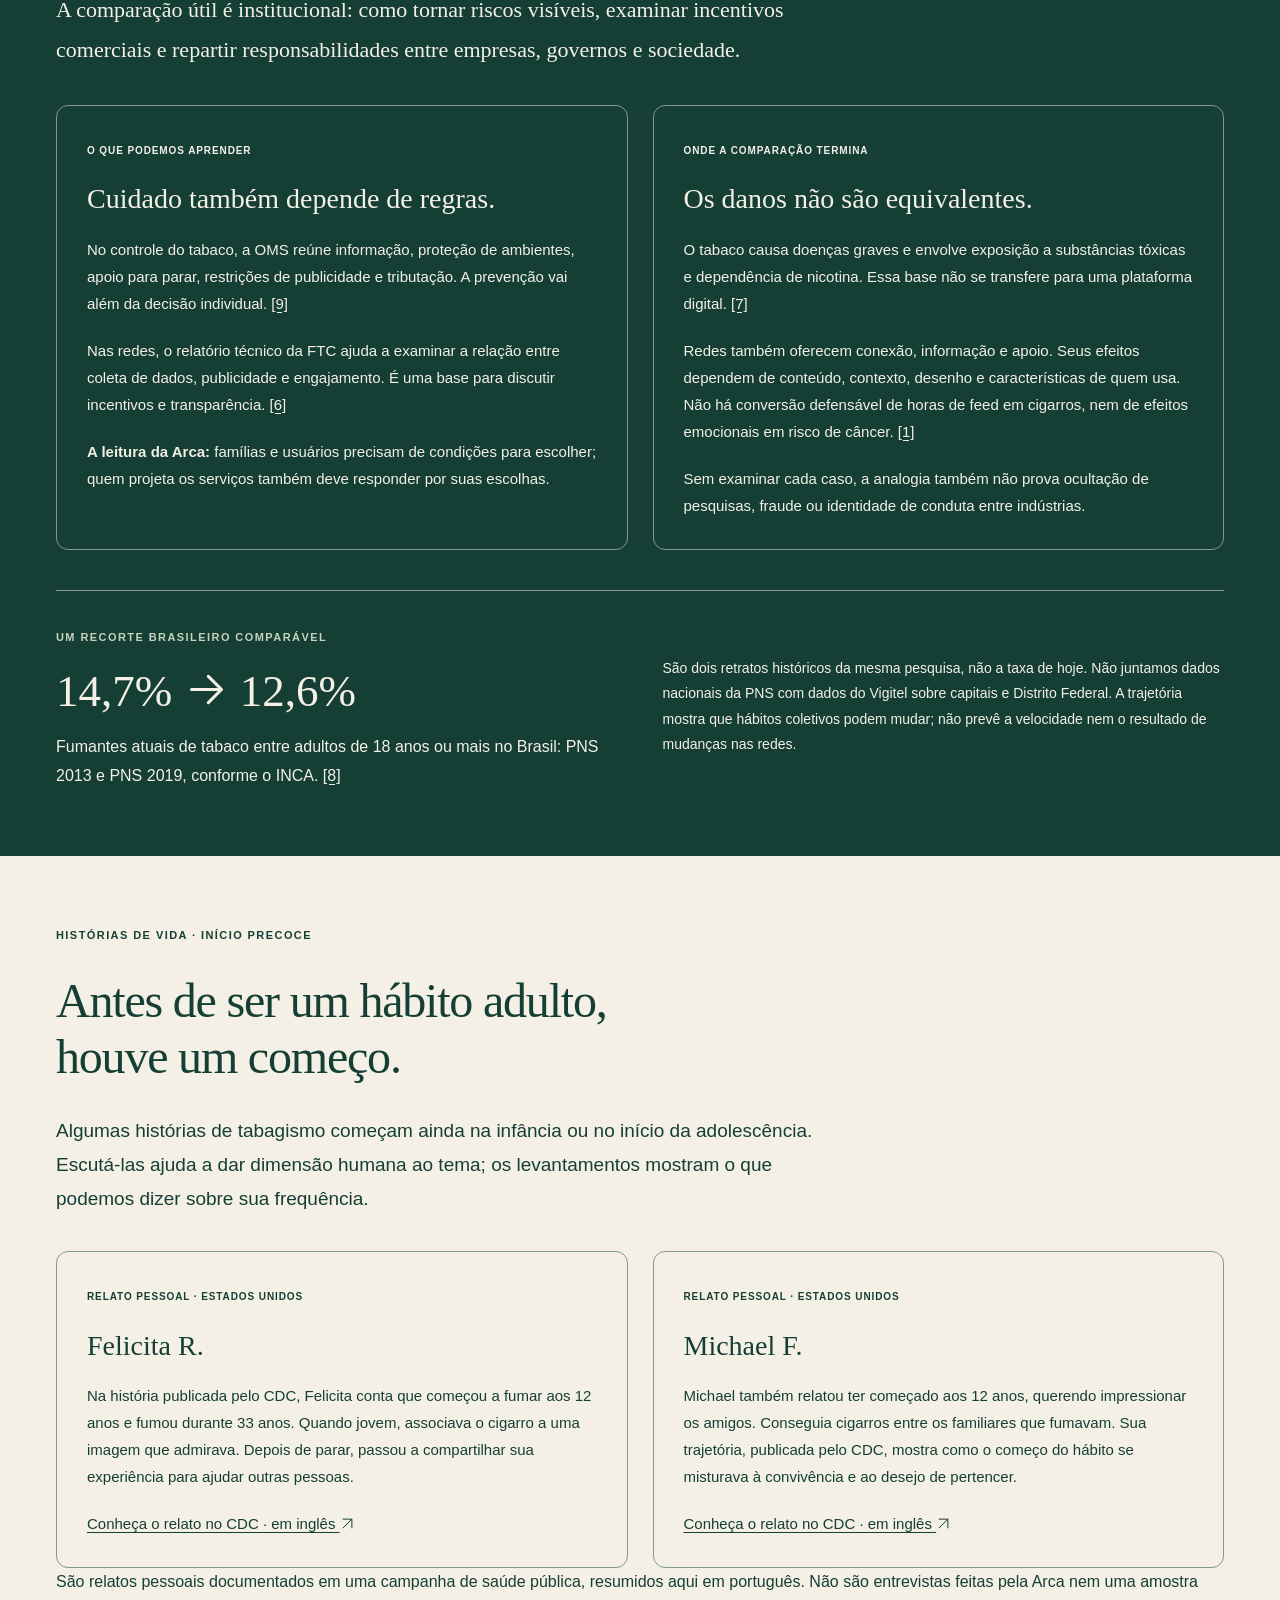
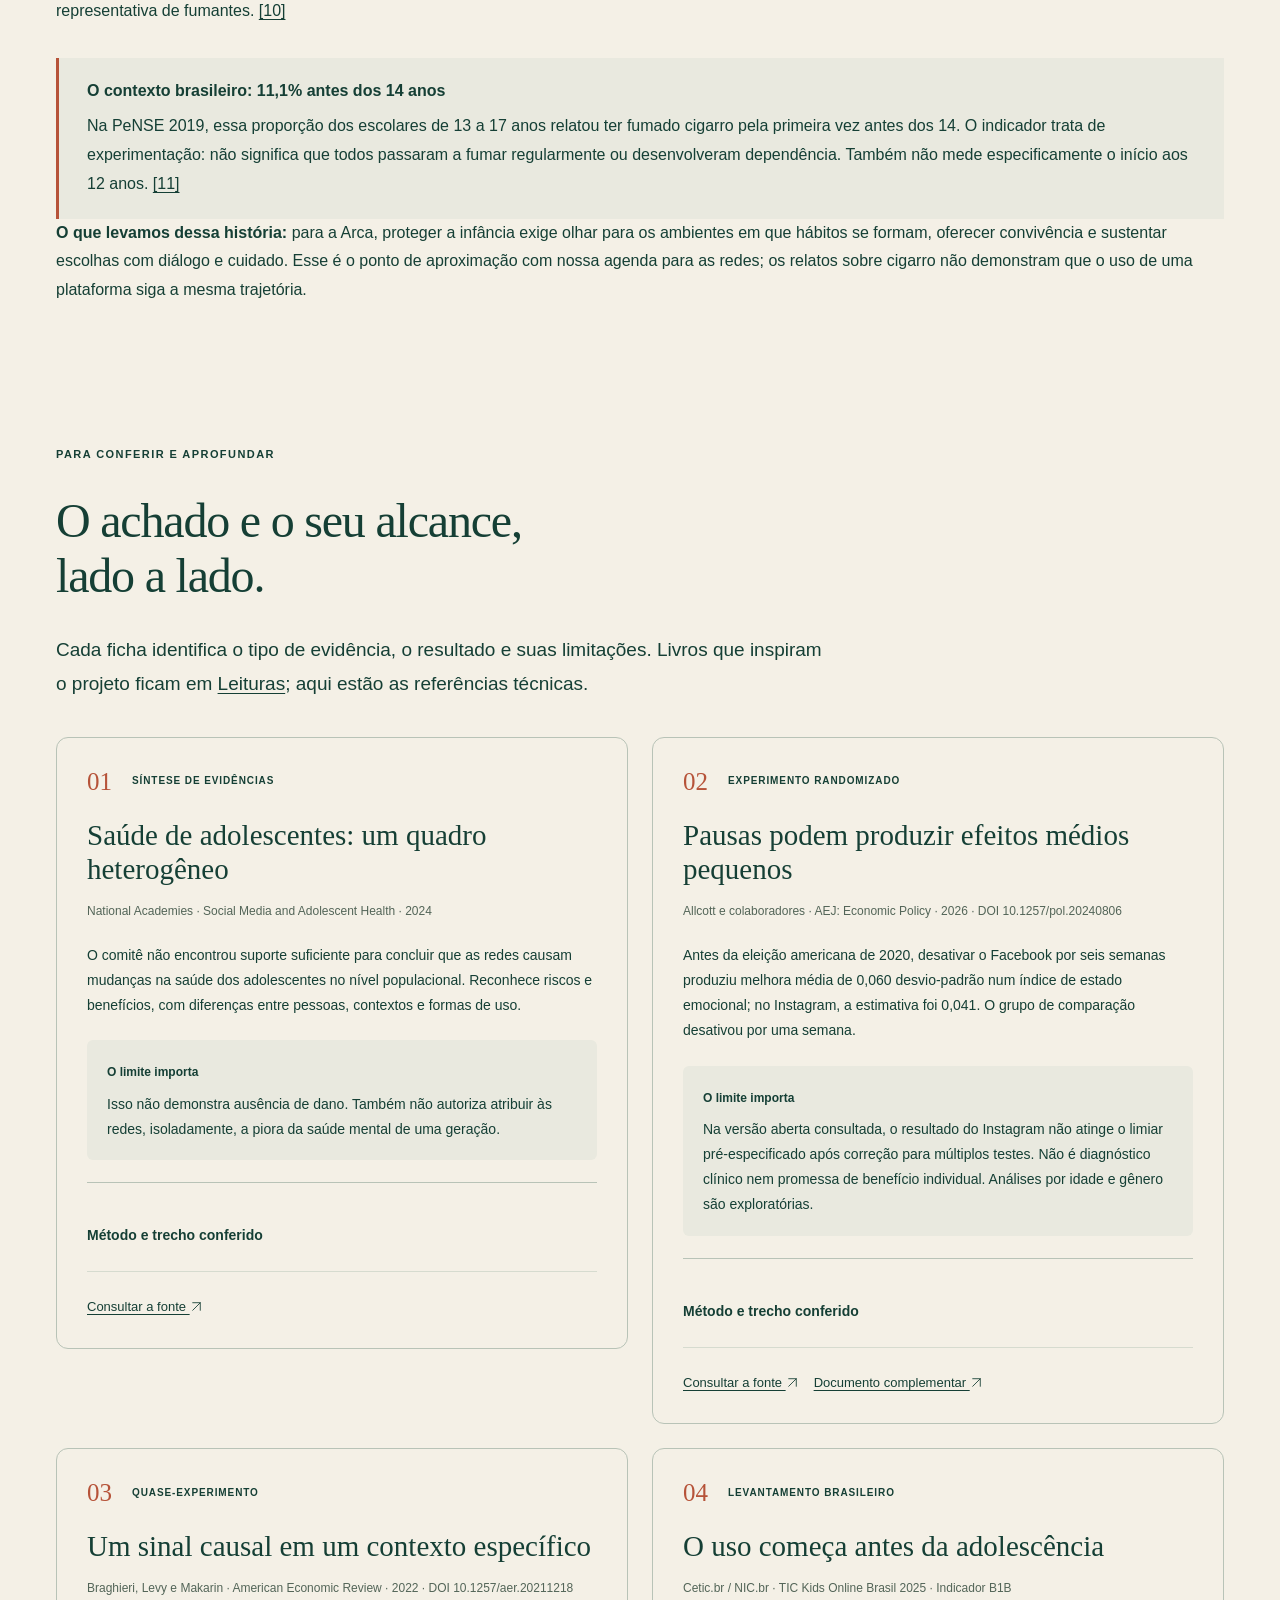
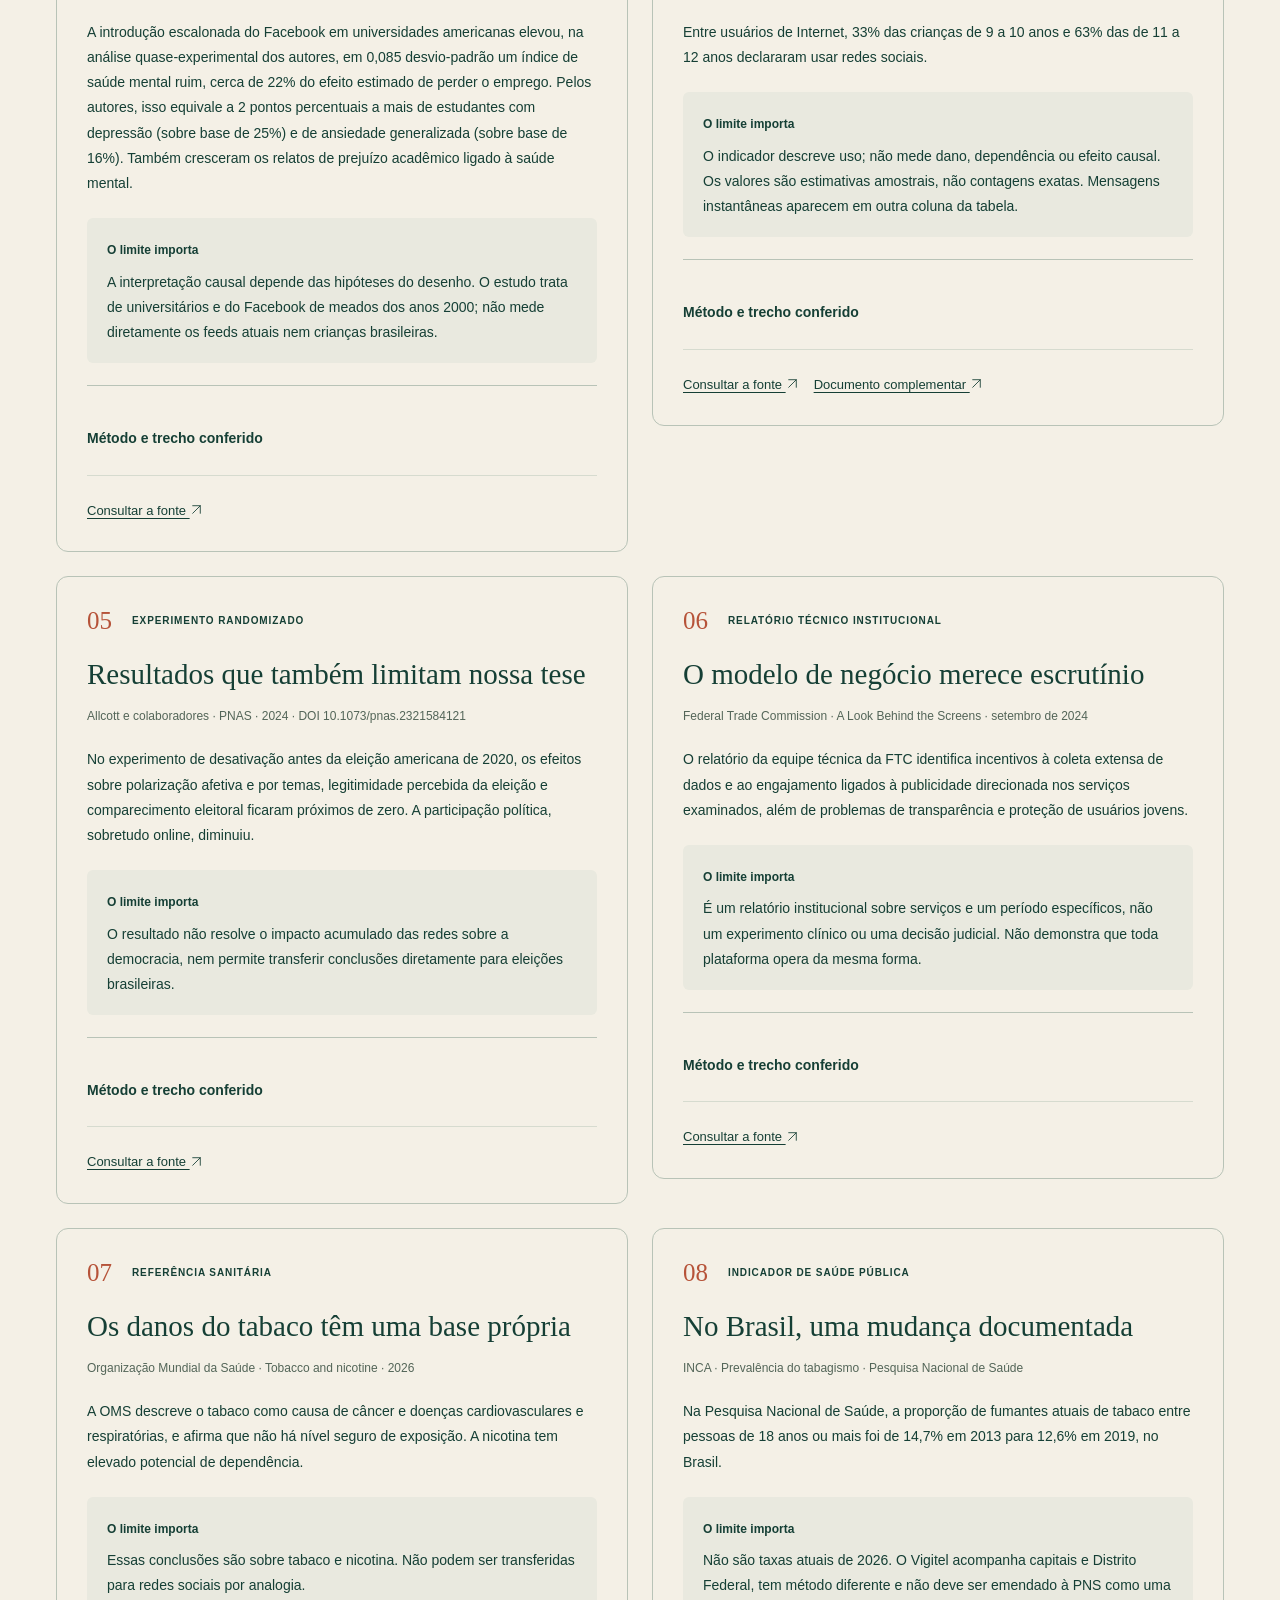
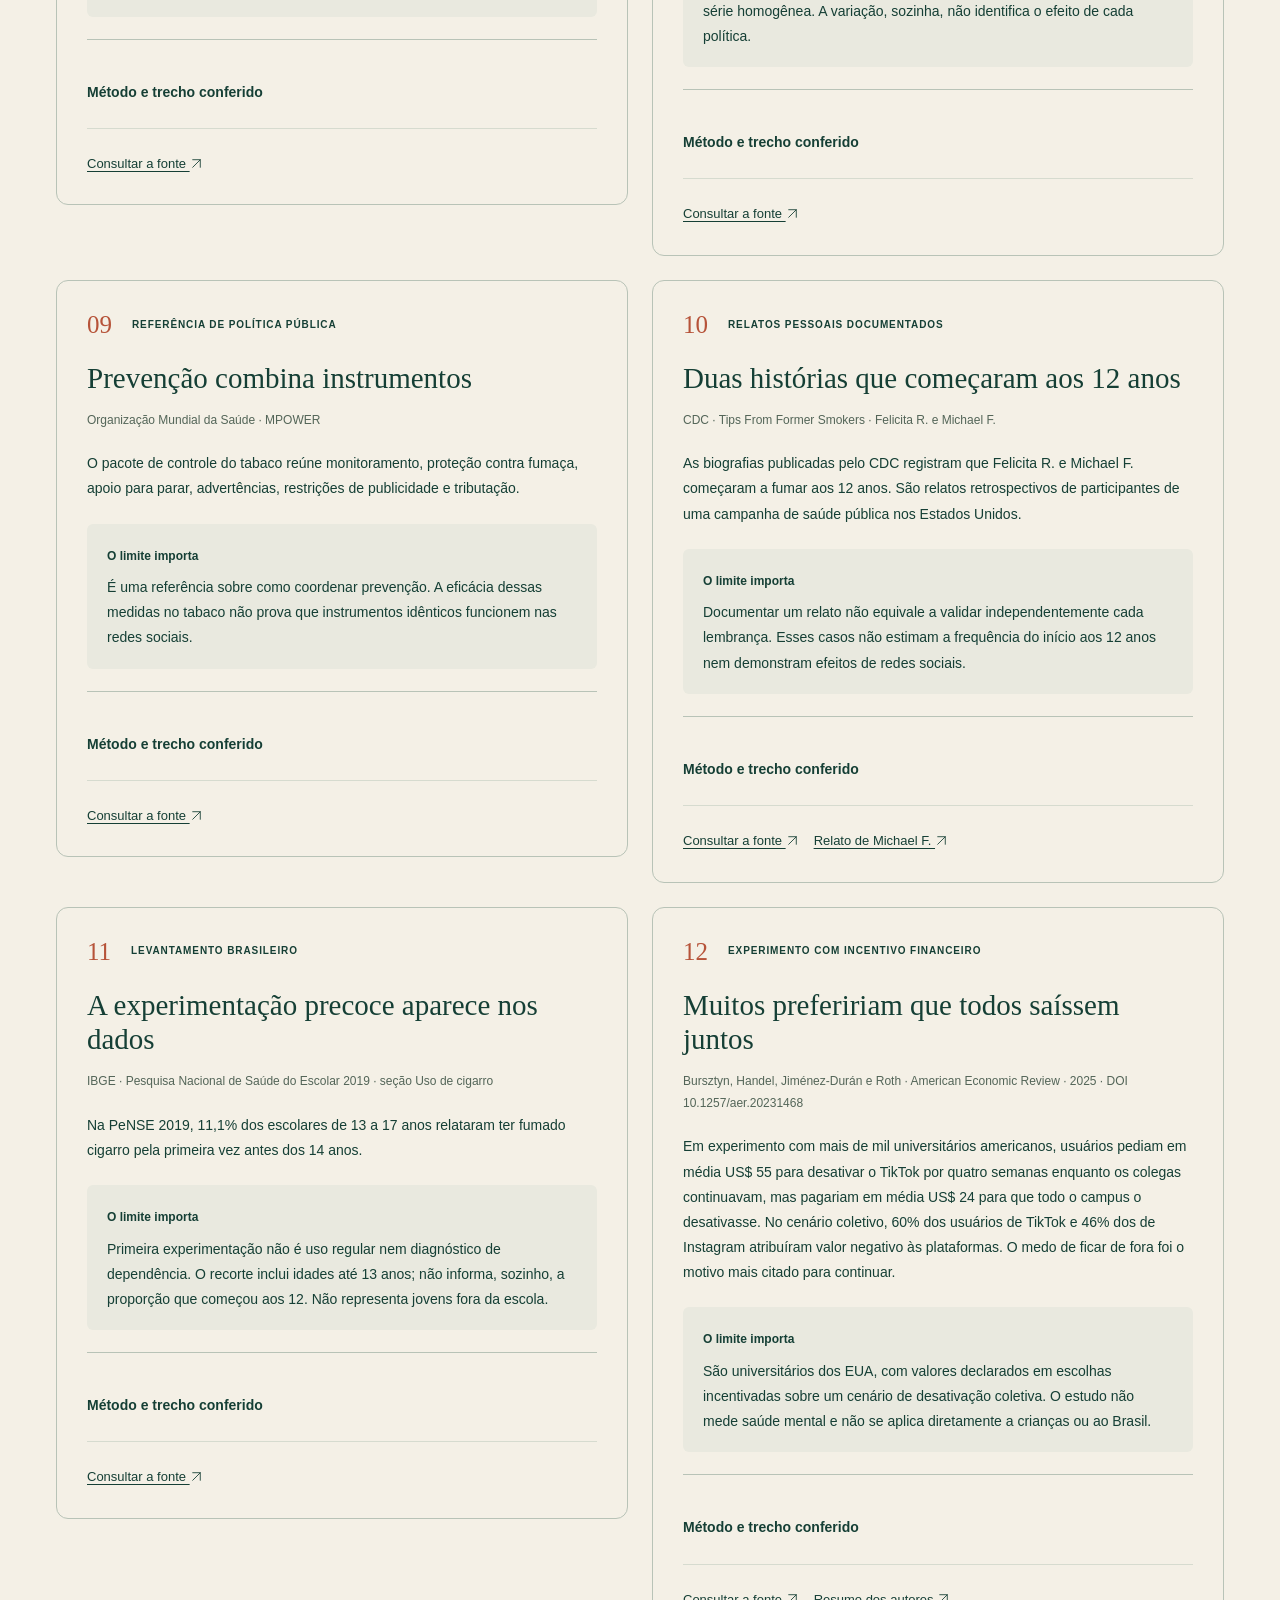
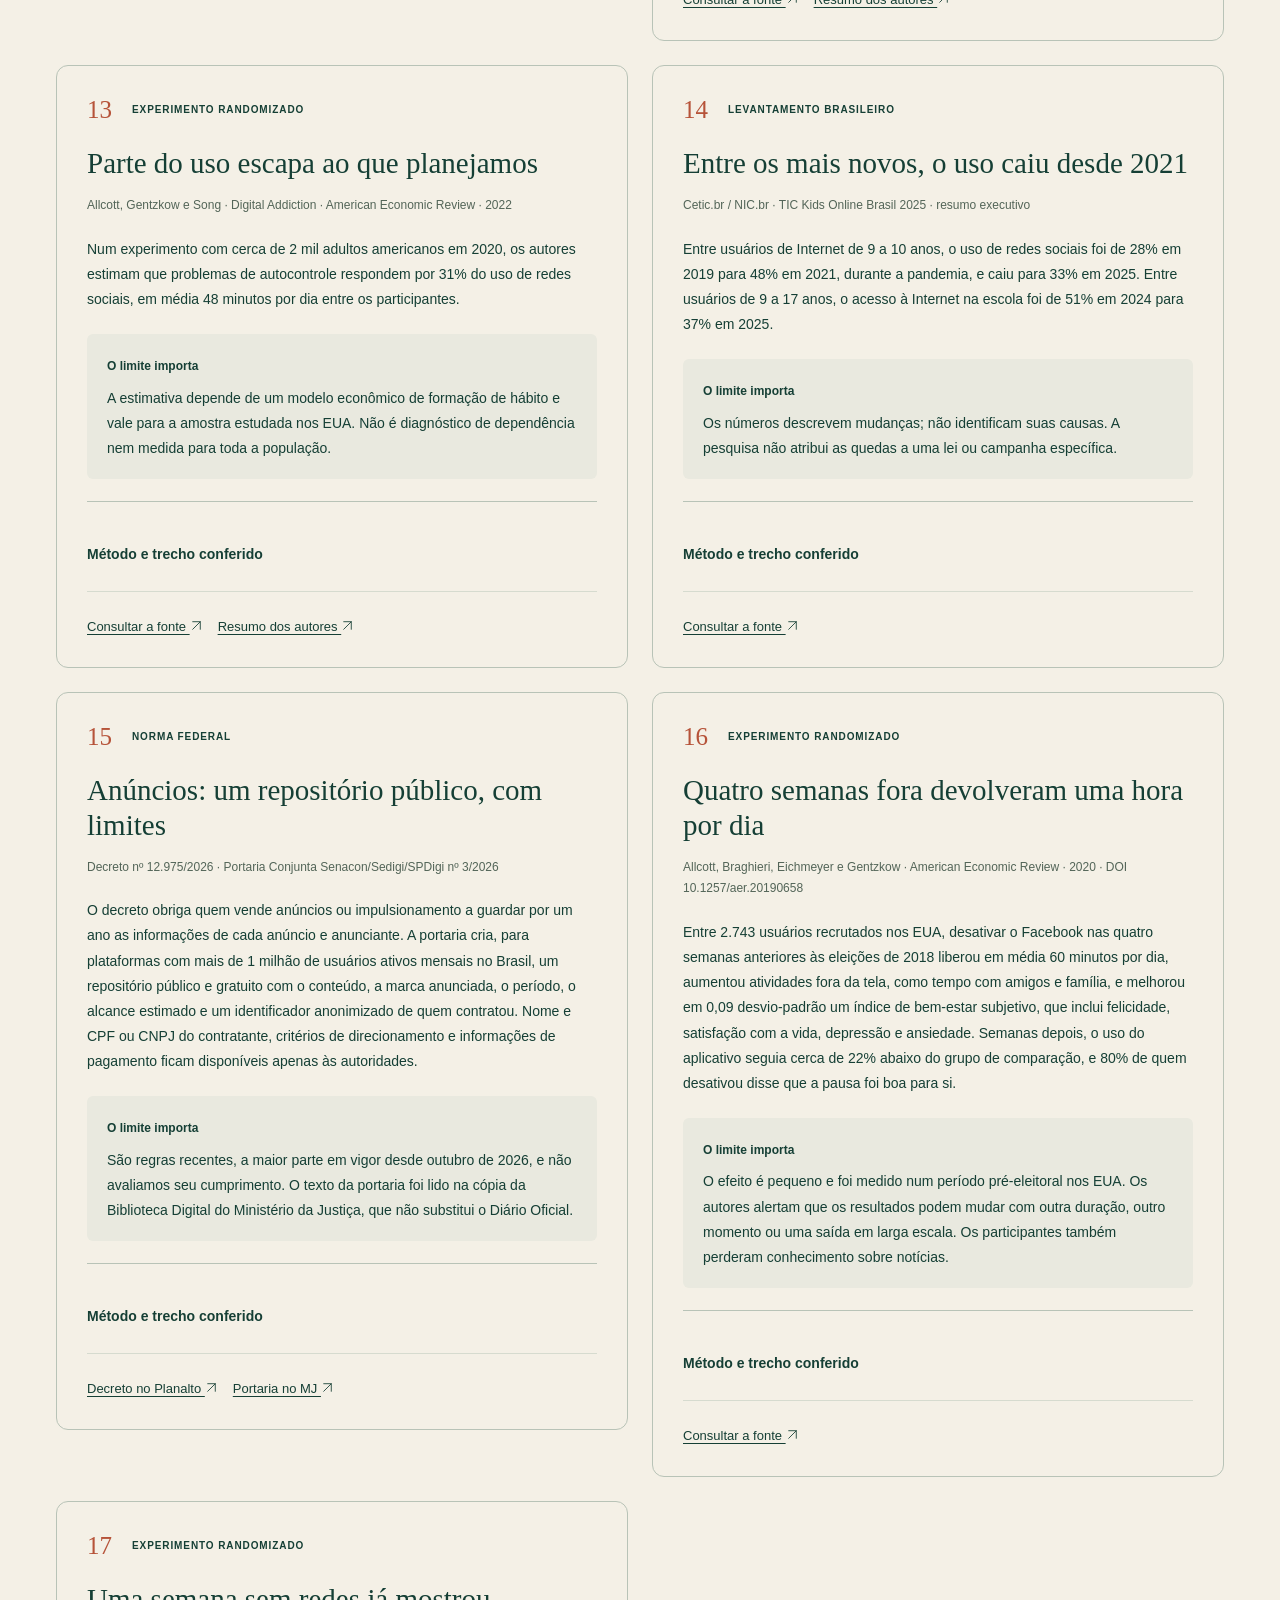
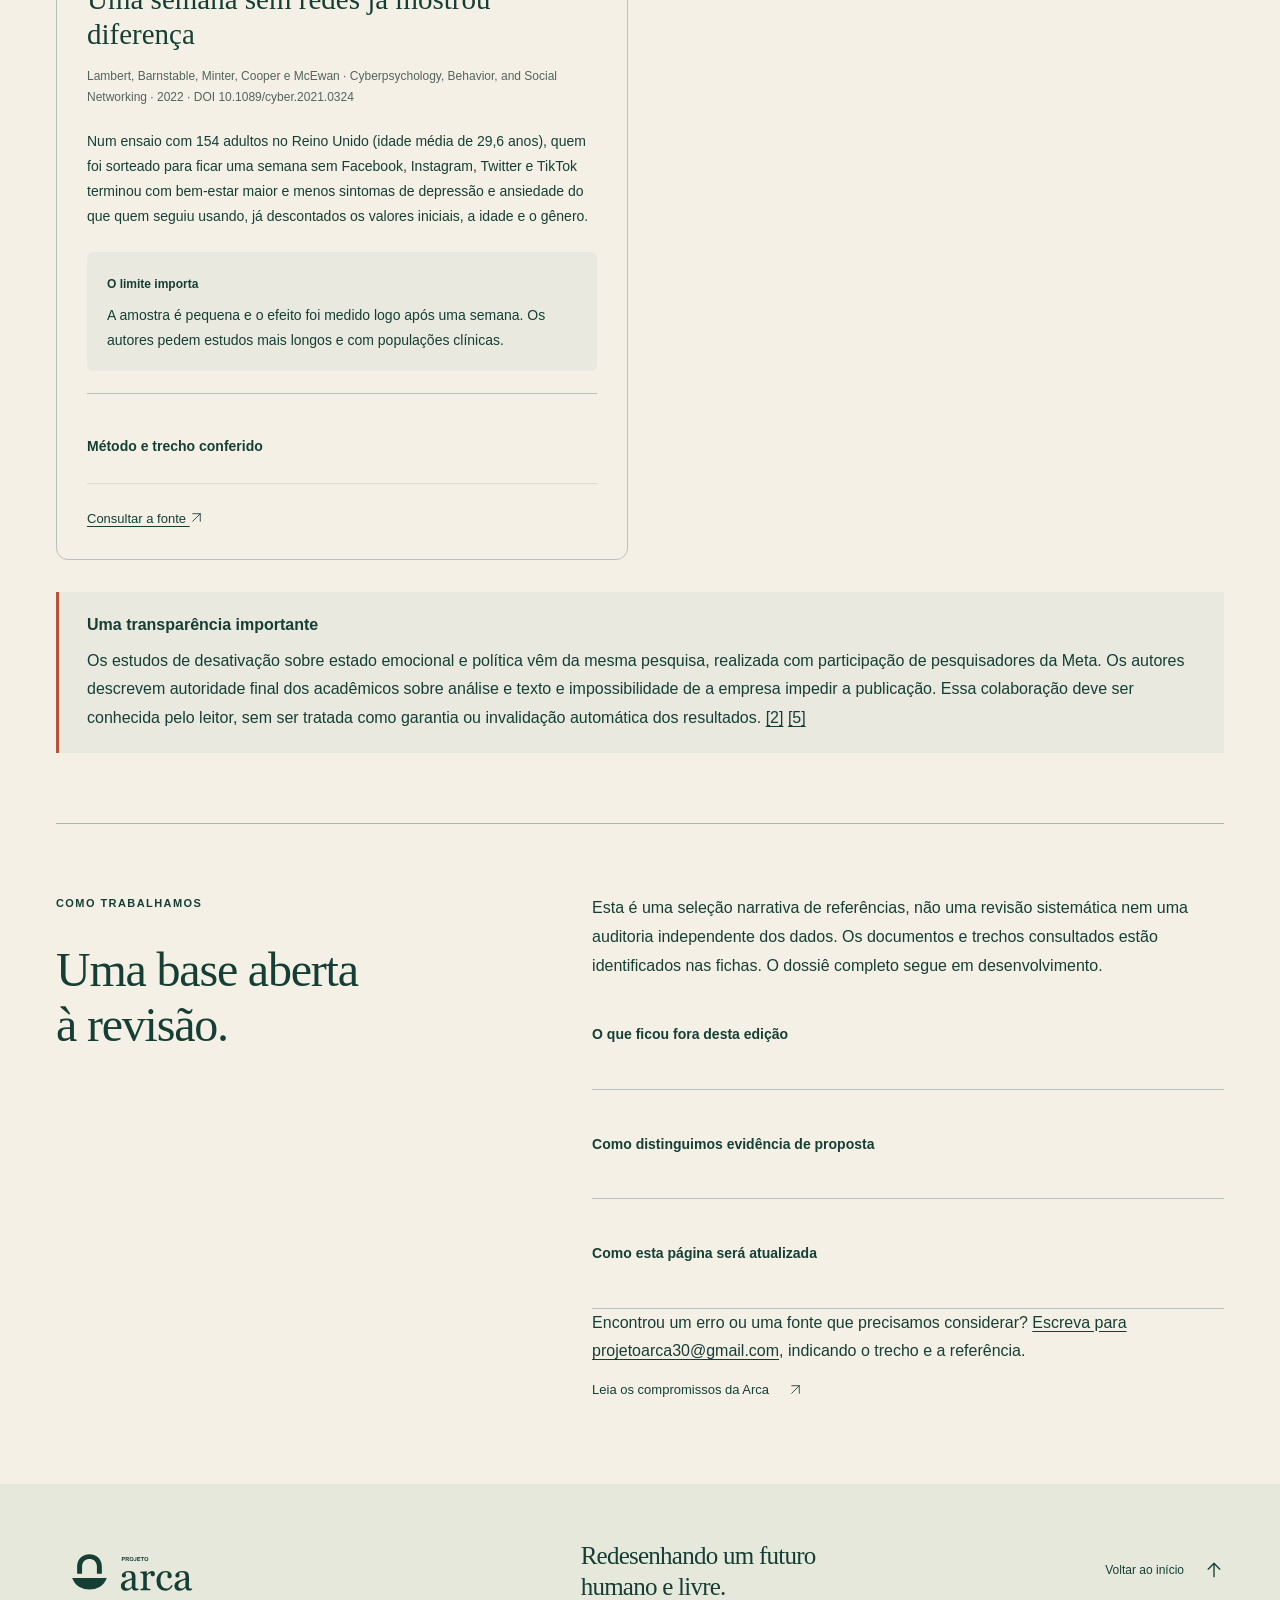
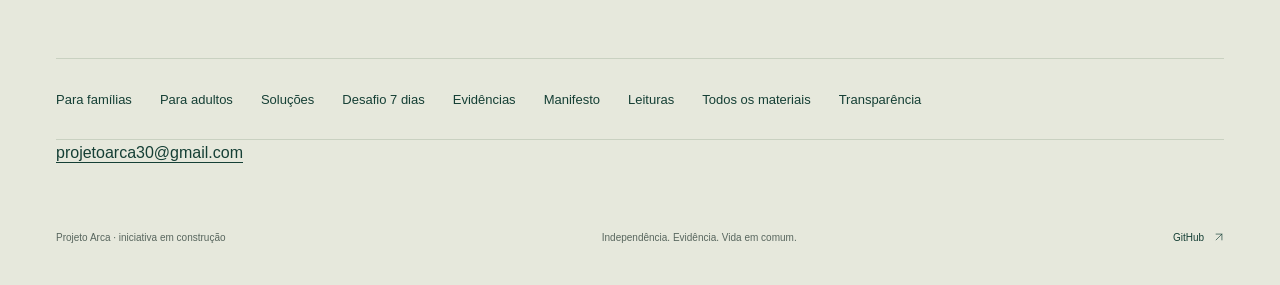
<file: evidencias.html>
<!doctype html>
<html lang="pt-BR">
<head>
<meta charset="utf-8">
<meta name="viewport" content="width=device-width, initial-scale=1">
<title>Evidências e o precedente do tabaco — Projeto Arca</title>
<meta name="theme-color" content="#153F35">
<link rel="canonical" href="https://projetoarca.github.io/evidencias.html">
<link rel="icon" href="assets/favicon.svg" type="image/svg+xml">
<link rel="stylesheet" href="assets/site.css?v=20261112-solucoes">
<script src="assets/site.js?v=20261112-solucoes" defer></script>
<meta name="description" content="Pesquisas sobre redes sociais, seus métodos e limites. Um paralelo cuidadoso com o tabaco, com fontes técnicas para consulta.">
</head>
<body>
<a class="skip" href="#conteudo">Pular para o conteúdo</a>
<header class="header">
  <div class="wrap header-inner">
    <a class="brand" href="index.html#topo" aria-label="Projeto Arca, início"><img src="assets/logo-verde.svg" alt="Projeto Arca" width="148" height="56"></a>
    <button class="menu-toggle" type="button" aria-expanded="false" aria-controls="nav">Menu <span aria-hidden="true">+</span></button>
    <nav id="nav" aria-label="Principal">
      <a href="familias.html">Famílias</a><a href="adultos.html">Adultos</a><a href="evidencias.html" aria-current="page">Evidências</a><a href="manifesto.html">Manifesto</a><a href="recursos.html">Materiais</a><a class="nav-action" href="index.html#participacao">Faça parte <span aria-hidden="true"><svg class="ui-icon" viewBox="0 0 24 24" aria-hidden="true" focusable="false"><path d="M5 19 19 5M5 5h14v14"/></svg></span></a>
    </nav>
  </div>
</header>
<main id="conteudo" class="evidence-page"><header class="research-hero wrap"><a class="reading-back" href="index.html"><svg class="ui-icon" viewBox="0 0 24 24" aria-hidden="true" focusable="false"><path d="M20 12H4m7-7-7 7 7 7"/></svg> Voltar à Arca</a><p class="eyebrow">Dossiê de evidências · Seleção pública inicial</p><h1>Convicção para agir.<br><em>Cuidado para afirmar.</em></h1><p class="research-intro">O que sabemos sobre as redes, o que ainda está em discussão e por que a história do cigarro merece ser lembrada com precisão.</p><p class="research-date">Versão 5 · Fontes consultadas em 12 de novembro de 2026 · <a href="downloads/dossie-evidencias-arca.pdf" download>Baixar em PDF <svg class="ui-icon" viewBox="0 0 24 24" aria-hidden="true" focusable="false"><path d="M12 4v16m-7-7 7 7 7-7"/></svg></a></p></header>
<nav class="research-nav wrap" aria-label="Nesta página"><a href="#panorama">O que sabemos</a><a href="#tabaco">O paralelo com o cigarro</a><a href="#inicio-precoce">Histórias de início precoce</a><a href="#fontes">Fontes comentadas</a><a href="#metodo">Como trabalhamos</a></nav>
<section class="research-section wrap" id="panorama" aria-labelledby="panorama-title"><p class="eyebrow">O ponto de partida</p><h2 id="panorama-title">Levar os riscos a sério exige<br>levar os limites a sério.</h2><div class="research-columns"><p>As pesquisas não contam uma história única. Há estudos que identificam prejuízos em contextos específicos, efeitos médios pequenos em experimentos e resultados que variam conforme as pessoas e as formas de uso. A síntese das National Academies reconhece riscos e benefícios e não sustenta uma conclusão causal geral sobre a saúde de todos os adolescentes. <a href="#fonte-panorama">[1]</a></p><p>Essa diversidade pede investigação e cuidado no desenho dos produtos. Para a Arca, é motivo para defender transparência e proteção da infância, sem prometer que abandonar uma rede resolve um problema de saúde. Essa é a nossa posição; não uma conclusão única de toda a literatura.</p></div><div class="research-key"><strong>Três perguntas antes de compartilhar um número</strong><p>Quem foi estudado? O estudo mostra associação ou testa uma causa? Em que contexto o resultado vale?</p></div></section>
<section class="tobacco-section" id="tabaco" aria-labelledby="tabaco-title"><div class="wrap"><p class="eyebrow">Um precedente, com limites</p><h2 id="tabaco-title">O que o cigarro ensina<br>sobre responsabilidade.</h2><p class="tobacco-lead">A comparação útil é institucional: como tornar riscos visíveis, examinar incentivos comerciais e repartir responsabilidades entre empresas, governos e sociedade.</p><div class="comparison-grid"><article><span class="source-tag">O que podemos aprender</span><h3>Cuidado também depende de regras.</h3><p>No controle do tabaco, a OMS reúne informação, proteção de ambientes, apoio para parar, restrições de publicidade e tributação. A prevenção vai além da decisão individual. <a href="#fonte-prevencao">[9]</a></p><p>Nas redes, o relatório técnico da FTC ajuda a examinar a relação entre coleta de dados, publicidade e engajamento. É uma base para discutir incentivos e transparência. <a href="#fonte-dados">[6]</a></p><p><strong>A leitura da Arca:</strong> famílias e usuários precisam de condições para escolher; quem projeta os serviços também deve responder por suas escolhas.</p></article><article><span class="source-tag">Onde a comparação termina</span><h3>Os danos não são equivalentes.</h3><p>O tabaco causa doenças graves e envolve exposição a substâncias tóxicas e dependência de nicotina. Essa base não se transfere para uma plataforma digital. <a href="#fonte-tabaco-saude">[7]</a></p><p>Redes também oferecem conexão, informação e apoio. Seus efeitos dependem de conteúdo, contexto, desenho e características de quem usa. Não há conversão defensável de horas de feed em cigarros, nem de efeitos emocionais em risco de câncer. <a href="#fonte-panorama">[1]</a></p><p>Sem examinar cada caso, a analogia também não prova ocultação de pesquisas, fraude ou identidade de conduta entre indústrias.</p></article></div><div class="tobacco-data"><div><span class="eyebrow">Um recorte brasileiro comparável</span><h3>14,7% <span aria-hidden="true"><svg class="ui-icon" viewBox="0 0 24 24" aria-hidden="true" focusable="false"><path d="M4 12h16m-7-7 7 7-7 7"/></svg></span> 12,6%</h3><p>Fumantes atuais de tabaco entre adultos de 18 anos ou mais no Brasil: PNS 2013 e PNS 2019, conforme o INCA. <a href="#fonte-tabaco-brasil">[8]</a></p></div><p>São dois retratos históricos da mesma pesquisa, não a taxa de hoje. Não juntamos dados nacionais da PNS com dados do Vigitel sobre capitais e Distrito Federal. A trajetória mostra que hábitos coletivos podem mudar; não prevê a velocidade nem o resultado de mudanças nas redes.</p></div></div></section>
<section class="research-section wrap" id="inicio-precoce" aria-labelledby="inicio-precoce-title"><p class="eyebrow">Histórias de vida · Início precoce</p><h2 id="inicio-precoce-title">Antes de ser um hábito adulto,<br>houve um começo.</h2><p class="research-intro">Algumas histórias de tabagismo começam ainda na infância ou no início da adolescência. Escutá-las ajuda a dar dimensão humana ao tema; os levantamentos mostram o que podemos dizer sobre sua frequência.</p><div class="comparison-grid"><article><span class="source-tag">Relato pessoal · Estados Unidos</span><h3>Felicita R.</h3><p>Na história publicada pelo CDC, Felicita conta que começou a fumar aos 12 anos e fumou durante 33 anos. Quando jovem, associava o cigarro a uma imagem que admirava. Depois de parar, passou a compartilhar sua experiência para ajudar outras pessoas.</p><p><a href="https://www.cdc.gov/tobacco/campaign/tips/stories/felicita.html" rel="noopener noreferrer">Conheça o relato no CDC · em inglês <svg class="ui-icon" viewBox="0 0 24 24" aria-hidden="true" focusable="false"><path d="M5 19 19 5M5 5h14v14"/></svg></a></p></article><article><span class="source-tag">Relato pessoal · Estados Unidos</span><h3>Michael F.</h3><p>Michael também relatou ter começado aos 12 anos, querendo impressionar os amigos. Conseguia cigarros entre os familiares que fumavam. Sua trajetória, publicada pelo CDC, mostra como o começo do hábito se misturava à convivência e ao desejo de pertencer.</p><p><a href="https://www.cdc.gov/tobacco/campaign/tips/stories/michael-f.html" rel="noopener noreferrer">Conheça o relato no CDC · em inglês <svg class="ui-icon" viewBox="0 0 24 24" aria-hidden="true" focusable="false"><path d="M5 19 19 5M5 5h14v14"/></svg></a></p></article></div><p>São relatos pessoais documentados em uma campanha de saúde pública, resumidos aqui em português. Não são entrevistas feitas pela Arca nem uma amostra representativa de fumantes. <a href="#fonte-tabaco-relatos">[10]</a></p><aside class="research-key"><strong>O contexto brasileiro: 11,1% antes dos 14 anos</strong><p>Na PeNSE 2019, essa proporção dos escolares de 13 a 17 anos relatou ter fumado cigarro pela primeira vez antes dos 14. O indicador trata de experimentação: não significa que todos passaram a fumar regularmente ou desenvolveram dependência. Também não mede especificamente o início aos 12 anos. <a href="#fonte-tabaco-iniciacao">[11]</a></p></aside><p><strong>O que levamos dessa história:</strong> para a Arca, proteger a infância exige olhar para os ambientes em que hábitos se formam, oferecer convivência e sustentar escolhas com diálogo e cuidado. Esse é o ponto de aproximação com nossa agenda para as redes; os relatos sobre cigarro não demonstram que o uso de uma plataforma siga a mesma trajetória.</p></section>
<section class="research-section wrap" id="fontes" aria-labelledby="fontes-title"><p class="eyebrow">Para conferir e aprofundar</p><h2 id="fontes-title">O achado e o seu alcance,<br>lado a lado.</h2><p class="research-intro">Cada ficha identifica o tipo de evidência, o resultado e suas limitações. Livros que inspiram o projeto ficam em <a href="leituras.html">Leituras</a>; aqui estão as referências técnicas.</p><div class="sources-grid"><article class="source-card" id="fonte-panorama" aria-labelledby="title-panorama"><div class="source-top"><span class="source-num">01</span><span class="source-tag">Síntese de evidências</span></div><h3 id="title-panorama">Saúde de adolescentes: um quadro heterogêneo</h3><p class="source-ref">National Academies · Social Media and Adolescent Health · 2024</p><p>O comitê não encontrou suporte suficiente para concluir que as redes causam mudanças na saúde dos adolescentes no nível populacional. Reconhece riscos e benefícios, com diferenças entre pessoas, contextos e formas de uso.</p><div class="source-limit"><strong>O limite importa</strong><p>Isso não demonstra ausência de dano. Também não autoriza atribuir às redes, isoladamente, a piora da saúde mental de uma geração.</p></div><details><summary>Método e trecho conferido</summary><p>Relatório de consenso que examina a literatura disponível à época.</p><p>Resumo executivo, especialmente a discussão sobre causalidade e heterogeneidade.</p></details><div class="source-links"><a href="https://www.nationalacademies.org/read/27396/chapter/2" rel="noopener noreferrer">Consultar a fonte <svg class="ui-icon" viewBox="0 0 24 24" aria-hidden="true" focusable="false"><path d="M5 19 19 5M5 5h14v14"/></svg></a></div></article><article class="source-card" id="fonte-desativacao" aria-labelledby="title-desativacao"><div class="source-top"><span class="source-num">02</span><span class="source-tag">Experimento randomizado</span></div><h3 id="title-desativacao">Pausas podem produzir efeitos médios pequenos</h3><p class="source-ref">Allcott e colaboradores · AEJ: Economic Policy · 2026 · DOI 10.1257/pol.20240806</p><p>Antes da eleição americana de 2020, desativar o Facebook por seis semanas produziu melhora média de 0,060 desvio-padrão num índice de estado emocional; no Instagram, a estimativa foi 0,041. O grupo de comparação desativou por uma semana.</p><div class="source-limit"><strong>O limite importa</strong><p>Na versão aberta consultada, o resultado do Instagram não atinge o limiar pré-especificado após correção para múltiplos testes. Não é diagnóstico clínico nem promessa de benefício individual. Análises por idade e gênero são exploratórias.</p></div><details><summary>Método e trecho conferido</summary><p>Adultos nos EUA, sorteio entre grupos, incentivo financeiro e respostas sobre felicidade, ansiedade e depressão. Desvio-padrão é uma unidade estatística: 0,060 não significa 6% de melhora.</p><p>Resumo da publicação de novembro de 2026 e versão de trabalho aberta dos autores, pp. 3–8. O texto editorial final integral exige acesso; os detalhes metodológicos aqui vêm da versão aberta.</p></details><div class="source-links"><a href="https://www.aeaweb.org/articles?id=10.1257/pol.20240806" rel="noopener noreferrer">Consultar a fonte <svg class="ui-icon" viewBox="0 0 24 24" aria-hidden="true" focusable="false"><path d="M5 19 19 5M5 5h14v14"/></svg></a><a href="https://web.stanford.edu/~gentzkow/research/emotional_state.pdf" rel="noopener noreferrer">Documento complementar <svg class="ui-icon" viewBox="0 0 24 24" aria-hidden="true" focusable="false"><path d="M5 19 19 5M5 5h14v14"/></svg></a></div></article><article class="source-card" id="fonte-universidades" aria-labelledby="title-universidades"><div class="source-top"><span class="source-num">03</span><span class="source-tag">Quase-experimento</span></div><h3 id="title-universidades">Um sinal causal em um contexto específico</h3><p class="source-ref">Braghieri, Levy e Makarin · American Economic Review · 2022 · DOI 10.1257/aer.20211218</p><p>A introdução escalonada do Facebook em universidades americanas elevou, na análise quase-experimental dos autores, em 0,085 desvio-padrão um índice de saúde mental ruim, cerca de 22% do efeito estimado de perder o emprego. Pelos autores, isso equivale a 2 pontos percentuais a mais de estudantes com depressão (sobre base de 25%) e de ansiedade generalizada (sobre base de 16%). Também cresceram os relatos de prejuízo acadêmico ligado à saúde mental.</p><div class="source-limit"><strong>O limite importa</strong><p>A interpretação causal depende das hipóteses do desenho. O estudo trata de universitários e do Facebook de meados dos anos 2000; não mede diretamente os feeds atuais nem crianças brasileiras.</p></div><details><summary>Método e trecho conferido</summary><p>Comparação entre universidades em momentos diferentes da expansão da plataforma, usando diferenças-em-diferenças.</p><p>Artigo disponibilizado pela editora: resumo, introdução, estratégia empírica e seção de magnitude dos efeitos (mais de 430 mil respostas à National College Health Assessment).</p></details><div class="source-links"><a href="https://www.aeaweb.org/content/file?id=17257" rel="noopener noreferrer">Consultar a fonte <svg class="ui-icon" viewBox="0 0 24 24" aria-hidden="true" focusable="false"><path d="M5 19 19 5M5 5h14v14"/></svg></a></div></article><article class="source-card" id="fonte-brasil" aria-labelledby="title-brasil"><div class="source-top"><span class="source-num">04</span><span class="source-tag">Levantamento brasileiro</span></div><h3 id="title-brasil">O uso começa antes da adolescência</h3><p class="source-ref">Cetic.br / NIC.br · TIC Kids Online Brasil 2025 · Indicador B1B</p><p>Entre usuários de Internet, 33% das crianças de 9 a 10 anos e 63% das de 11 a 12 anos declararam usar redes sociais.</p><div class="source-limit"><strong>O limite importa</strong><p>O indicador descreve uso; não mede dano, dependência ou efeito causal. Os valores são estimativas amostrais, não contagens exatas. Mensagens instantâneas aparecem em outra coluna da tabela.</p></div><details><summary>Método e trecho conferido</summary><p>Pesquisa domiciliar por amostragem. Os percentuais citados têm como base usuários de Internet dessas faixas etárias, não todas as crianças brasileiras.</p><p>Tabela B1B, linhas por faixa etária, e documentação metodológica da pesquisa.</p></details><div class="source-links"><a href="https://cetic.br/pt/tics/kidsonline/2025/criancas/B1B/expandido/" rel="noopener noreferrer">Consultar a fonte <svg class="ui-icon" viewBox="0 0 24 24" aria-hidden="true" focusable="false"><path d="M5 19 19 5M5 5h14v14"/></svg></a><a href="https://www.cetic.br/pt/arquivos/kidsonline/2025/criancas/" rel="noopener noreferrer">Documento complementar <svg class="ui-icon" viewBox="0 0 24 24" aria-hidden="true" focusable="false"><path d="M5 19 19 5M5 5h14v14"/></svg></a></div></article><article class="source-card" id="fonte-politica" aria-labelledby="title-politica"><div class="source-top"><span class="source-num">05</span><span class="source-tag">Experimento randomizado</span></div><h3 id="title-politica">Resultados que também limitam nossa tese</h3><p class="source-ref">Allcott e colaboradores · PNAS · 2024 · DOI 10.1073/pnas.2321584121</p><p>No experimento de desativação antes da eleição americana de 2020, os efeitos sobre polarização afetiva e por temas, legitimidade percebida da eleição e comparecimento eleitoral ficaram próximos de zero. A participação política, sobretudo online, diminuiu.</p><div class="source-limit"><strong>O limite importa</strong><p>O resultado não resolve o impacto acumulado das redes sobre a democracia, nem permite transferir conclusões diretamente para eleições brasileiras.</p></div><details><summary>Método e trecho conferido</summary><p>Artigo sobre resultados políticos da mesma pesquisa de desativação usada no estudo de estado emocional. Não é uma replicação independente.</p><p>Resumo e apresentação do estudo. A colaboração com pesquisadores da Meta é declarada pelos autores; a publicação descreve salvaguardas de independência acadêmica.</p></details><div class="source-links"><a href="https://www.pnas.org/doi/10.1073/pnas.2321584121" rel="noopener noreferrer">Consultar a fonte <svg class="ui-icon" viewBox="0 0 24 24" aria-hidden="true" focusable="false"><path d="M5 19 19 5M5 5h14v14"/></svg></a></div></article><article class="source-card" id="fonte-dados" aria-labelledby="title-dados"><div class="source-top"><span class="source-num">06</span><span class="source-tag">Relatório técnico institucional</span></div><h3 id="title-dados">O modelo de negócio merece escrutínio</h3><p class="source-ref">Federal Trade Commission · A Look Behind the Screens · setembro de 2024</p><p>O relatório da equipe técnica da FTC identifica incentivos à coleta extensa de dados e ao engajamento ligados à publicidade direcionada nos serviços examinados, além de problemas de transparência e proteção de usuários jovens.</p><div class="source-limit"><strong>O limite importa</strong><p>É um relatório institucional sobre serviços e um período específicos, não um experimento clínico ou uma decisão judicial. Não demonstra que toda plataforma opera da mesma forma.</p></div><details><summary>Método e trecho conferido</summary><p>Análise de respostas de empresas a requisições de informação emitidas em 2020. O documento examina práticas de dados, publicidade e sistemas automatizados.</p><p>Sumário executivo e capítulos sobre publicidade e uso de dados.</p></details><div class="source-links"><a href="https://www.ftc.gov/system/files/ftc_gov/pdf/Social-Media-6b-Report-9-11-2024.pdf" rel="noopener noreferrer">Consultar a fonte <svg class="ui-icon" viewBox="0 0 24 24" aria-hidden="true" focusable="false"><path d="M5 19 19 5M5 5h14v14"/></svg></a></div></article><article class="source-card" id="fonte-tabaco-saude" aria-labelledby="title-tabaco-saude"><div class="source-top"><span class="source-num">07</span><span class="source-tag">Referência sanitária</span></div><h3 id="title-tabaco-saude">Os danos do tabaco têm uma base própria</h3><p class="source-ref">Organização Mundial da Saúde · Tobacco and nicotine · 2026</p><p>A OMS descreve o tabaco como causa de câncer e doenças cardiovasculares e respiratórias, e afirma que não há nível seguro de exposição. A nicotina tem elevado potencial de dependência.</p><div class="source-limit"><strong>O limite importa</strong><p>Essas conclusões são sobre tabaco e nicotina. Não podem ser transferidas para redes sociais por analogia.</p></div><details><summary>Método e trecho conferido</summary><p>Ficha técnica da autoridade sanitária internacional sobre o conjunto de evidências do tabaco.</p><p>Fatos principais e visão geral.</p></details><div class="source-links"><a href="https://www.who.int/news-room/fact-sheets/detail/tobacco" rel="noopener noreferrer">Consultar a fonte <svg class="ui-icon" viewBox="0 0 24 24" aria-hidden="true" focusable="false"><path d="M5 19 19 5M5 5h14v14"/></svg></a></div></article><article class="source-card" id="fonte-tabaco-brasil" aria-labelledby="title-tabaco-brasil"><div class="source-top"><span class="source-num">08</span><span class="source-tag">Indicador de saúde pública</span></div><h3 id="title-tabaco-brasil">No Brasil, uma mudança documentada</h3><p class="source-ref">INCA · Prevalência do tabagismo · Pesquisa Nacional de Saúde</p><p>Na Pesquisa Nacional de Saúde, a proporção de fumantes atuais de tabaco entre pessoas de 18 anos ou mais foi de 14,7% em 2013 para 12,6% em 2019, no Brasil.</p><div class="source-limit"><strong>O limite importa</strong><p>Não são taxas atuais de 2026. O Vigitel acompanha capitais e Distrito Federal, tem método diferente e não deve ser emendado à PNS como uma série homogênea. A variação, sozinha, não identifica o efeito de cada política.</p></div><details><summary>Método e trecho conferido</summary><p>Comparação das duas edições da PNS apresentada pelo INCA. Este recorte histórico foi escolhido para manter a mesma família de pesquisa e o alcance nacional.</p><p>Seções PNS 2013/2019 e notas metodológicas do Vigitel.</p></details><div class="source-links"><a href="https://www.gov.br/inca/pt-br/assuntos/gestor-e-profissional-de-saude/observatorio-da-politica-nacional-de-controle-do-tabaco/dados-e-numeros-do-tabagismo/prevalencia-do-tabagismo" rel="noopener noreferrer">Consultar a fonte <svg class="ui-icon" viewBox="0 0 24 24" aria-hidden="true" focusable="false"><path d="M5 19 19 5M5 5h14v14"/></svg></a></div></article><article class="source-card" id="fonte-prevencao" aria-labelledby="title-prevencao"><div class="source-top"><span class="source-num">09</span><span class="source-tag">Referência de política pública</span></div><h3 id="title-prevencao">Prevenção combina instrumentos</h3><p class="source-ref">Organização Mundial da Saúde · MPOWER</p><p>O pacote de controle do tabaco reúne monitoramento, proteção contra fumaça, apoio para parar, advertências, restrições de publicidade e tributação.</p><div class="source-limit"><strong>O limite importa</strong><p>É uma referência sobre como coordenar prevenção. A eficácia dessas medidas no tabaco não prova que instrumentos idênticos funcionem nas redes sociais.</p></div><details><summary>Método e trecho conferido</summary><p>Estrutura da OMS para apoiar a implementação das medidas da Convenção-Quadro para o Controle do Tabaco.</p><p>Apresentação e lista dos componentes MPOWER.</p></details><div class="source-links"><a href="https://www.who.int/initiatives/mpower/" rel="noopener noreferrer">Consultar a fonte <svg class="ui-icon" viewBox="0 0 24 24" aria-hidden="true" focusable="false"><path d="M5 19 19 5M5 5h14v14"/></svg></a></div></article><article class="source-card" id="fonte-tabaco-relatos" aria-labelledby="title-tabaco-relatos"><div class="source-top"><span class="source-num">10</span><span class="source-tag">Relatos pessoais documentados</span></div><h3 id="title-tabaco-relatos">Duas histórias que começaram aos 12 anos</h3><p class="source-ref">CDC · Tips From Former Smokers · Felicita R. e Michael F.</p><p>As biografias publicadas pelo CDC registram que Felicita R. e Michael F. começaram a fumar aos 12 anos. São relatos retrospectivos de participantes de uma campanha de saúde pública nos Estados Unidos.</p><div class="source-limit"><strong>O limite importa</strong><p>Documentar um relato não equivale a validar independentemente cada lembrança. Esses casos não estimam a frequência do início aos 12 anos nem demonstram efeitos de redes sociais.</p></div><details><summary>Método e trecho conferido</summary><p>Histórias individuais selecionadas para comunicação pública; não constituem amostra representativa ou estudo epidemiológico.</p><p>Apresentações e biografias nas duas páginas oficiais. Resumos em português, sem citações literais ou reprodução de imagens.</p></details><div class="source-links"><a href="https://www.cdc.gov/tobacco/campaign/tips/stories/felicita.html" rel="noopener noreferrer">Consultar a fonte <svg class="ui-icon" viewBox="0 0 24 24" aria-hidden="true" focusable="false"><path d="M5 19 19 5M5 5h14v14"/></svg></a><a href="https://www.cdc.gov/tobacco/campaign/tips/stories/michael-f.html" rel="noopener noreferrer">Relato de Michael F. <svg class="ui-icon" viewBox="0 0 24 24" aria-hidden="true" focusable="false"><path d="M5 19 19 5M5 5h14v14"/></svg></a></div></article><article class="source-card" id="fonte-tabaco-iniciacao" aria-labelledby="title-tabaco-iniciacao"><div class="source-top"><span class="source-num">11</span><span class="source-tag">Levantamento brasileiro</span></div><h3 id="title-tabaco-iniciacao">A experimentação precoce aparece nos dados</h3><p class="source-ref">IBGE · Pesquisa Nacional de Saúde do Escolar 2019 · seção Uso de cigarro</p><p>Na PeNSE 2019, 11,1% dos escolares de 13 a 17 anos relataram ter fumado cigarro pela primeira vez antes dos 14 anos.</p><div class="source-limit"><strong>O limite importa</strong><p>Primeira experimentação não é uso regular nem diagnóstico de dependência. O recorte inclui idades até 13 anos; não informa, sozinho, a proporção que começou aos 12. Não representa jovens fora da escola.</p></div><details><summary>Método e trecho conferido</summary><p>Inquérito escolar por amostragem, com respostas dos estudantes sobre experiências passadas. A base é o conjunto de escolares dessa faixa etária, não apenas quem fumava.</p><p>Relatório original: seção Uso de cigarro, parágrafo sobre precocidade e referência à Tabela 5.2.1. Documento integral acessado para localizar e conferir esse trecho; não houve auditoria dos microdados.</p></details><div class="source-links"><a href="https://biblioteca.ibge.gov.br/visualizacao/livros/liv101852.pdf" rel="noopener noreferrer">Consultar a fonte <svg class="ui-icon" viewBox="0 0 24 24" aria-hidden="true" focusable="false"><path d="M5 19 19 5M5 5h14v14"/></svg></a></div></article><article class="source-card" id="fonte-armadilha" aria-labelledby="title-fonte-armadilha"><div class="source-top"><span class="source-num">12</span><span class="source-tag">Experimento com incentivo financeiro</span></div><h3 id="title-fonte-armadilha">Muitos prefeririam que todos saíssem juntos</h3><p class="source-ref">Bursztyn, Handel, Jiménez-Durán e Roth · American Economic Review · 2025 · DOI 10.1257/aer.20231468</p><p>Em experimento com mais de mil universitários americanos, usuários pediam em média US$ 55 para desativar o TikTok por quatro semanas enquanto os colegas continuavam, mas pagariam em média US$ 24 para que todo o campus o desativasse. No cenário coletivo, 60% dos usuários de TikTok e 46% dos de Instagram atribuíram valor negativo às plataformas. O medo de ficar de fora foi o motivo mais citado para continuar.</p><div class="source-limit"><strong>O limite importa</strong><p>São universitários dos EUA, com valores declarados em escolhas incentivadas sobre um cenário de desativação coletiva. O estudo não mede saúde mental e não se aplica diretamente a crianças ou ao Brasil.</p></div><details><summary>Método e trecho conferido</summary><p>Escolhas com dinheiro real para medir quanto vale usar a plataforma sozinho e quanto vale que todos deixem de usá-la.</p><p>Resumo dos próprios autores para a Brookings (2026), trechos sobre disposição a pagar e motivos para continuar. O artigo integral na AER exige acesso.</p></details><div class="source-links"><a href="https://www.aeaweb.org/articles?id=10.1257/aer.20231468" rel="noopener noreferrer">Consultar a fonte <svg class="ui-icon" viewBox="0 0 24 24" aria-hidden="true" focusable="false"><path d="M5 19 19 5M5 5h14v14"/></svg></a><a href="https://www.brookings.edu/wp-content/uploads/2026/06/20260602_THP_Handel_SocialMedia_Paper.pdf" rel="noopener noreferrer">Resumo dos autores <svg class="ui-icon" viewBox="0 0 24 24" aria-hidden="true" focusable="false"><path d="M5 19 19 5M5 5h14v14"/></svg></a></div></article><article class="source-card" id="fonte-autocontrole" aria-labelledby="title-fonte-autocontrole"><div class="source-top"><span class="source-num">13</span><span class="source-tag">Experimento randomizado</span></div><h3 id="title-fonte-autocontrole">Parte do uso escapa ao que planejamos</h3><p class="source-ref">Allcott, Gentzkow e Song · Digital Addiction · American Economic Review · 2022</p><p>Num experimento com cerca de 2 mil adultos americanos em 2020, os autores estimam que problemas de autocontrole respondem por 31% do uso de redes sociais, em média 48 minutos por dia entre os participantes.</p><div class="source-limit"><strong>O limite importa</strong><p>A estimativa depende de um modelo econômico de formação de hábito e vale para a amostra estudada nos EUA. Não é diagnóstico de dependência nem medida para toda a população.</p></div><details><summary>Método e trecho conferido</summary><p>Experimento com uma ferramenta de limite de tempo definida pelos próprios participantes e incentivos para reduzir o uso, combinado a um modelo econômico.</p><p>Resumo na página do NBER (texto para discussão w28936) e resumo dos autores para a Brookings (2026), onde aparece o equivalente em minutos.</p></details><div class="source-links"><a href="https://www.nber.org/papers/w28936" rel="noopener noreferrer">Consultar a fonte <svg class="ui-icon" viewBox="0 0 24 24" aria-hidden="true" focusable="false"><path d="M5 19 19 5M5 5h14v14"/></svg></a><a href="https://www.brookings.edu/articles/digital-addiction-evidence-and-policy-implications/" rel="noopener noreferrer">Resumo dos autores <svg class="ui-icon" viewBox="0 0 24 24" aria-hidden="true" focusable="false"><path d="M5 19 19 5M5 5h14v14"/></svg></a></div></article><article class="source-card" id="fonte-serie-brasil" aria-labelledby="title-fonte-serie-brasil"><div class="source-top"><span class="source-num">14</span><span class="source-tag">Levantamento brasileiro</span></div><h3 id="title-fonte-serie-brasil">Entre os mais novos, o uso caiu desde 2021</h3><p class="source-ref">Cetic.br / NIC.br · TIC Kids Online Brasil 2025 · resumo executivo</p><p>Entre usuários de Internet de 9 a 10 anos, o uso de redes sociais foi de 28% em 2019 para 48% em 2021, durante a pandemia, e caiu para 33% em 2025. Entre usuários de 9 a 17 anos, o acesso à Internet na escola foi de 51% em 2024 para 37% em 2025.</p><div class="source-limit"><strong>O limite importa</strong><p>Os números descrevem mudanças; não identificam suas causas. A pesquisa não atribui as quedas a uma lei ou campanha específica.</p></div><details><summary>Método e trecho conferido</summary><p>Pesquisa domiciliar por amostragem com crianças e adolescentes usuários de Internet e seus responsáveis.</p><p>Resumo executivo da edição 2025, trechos sobre acesso à Internet e uso de redes sociais por faixa etária.</p></details><div class="source-links"><a href="https://www.cetic.br/media/docs/publicacoes/2/pt-br/20260317181001/tic_kids_online_2025_resumo_executivo.pdf.pdf" rel="noopener noreferrer">Consultar a fonte <svg class="ui-icon" viewBox="0 0 24 24" aria-hidden="true" focusable="false"><path d="M5 19 19 5M5 5h14v14"/></svg></a></div></article><article class="source-card" id="fonte-anuncios" aria-labelledby="title-fonte-anuncios"><div class="source-top"><span class="source-num">15</span><span class="source-tag">Norma federal</span></div><h3 id="title-fonte-anuncios">Anúncios: um repositório público, com limites</h3><p class="source-ref">Decreto nº 12.975/2026 · Portaria Conjunta Senacon/Sedigi/SPDigi nº 3/2026</p><p>O decreto obriga quem vende anúncios ou impulsionamento a guardar por um ano as informações de cada anúncio e anunciante. A portaria cria, para plataformas com mais de 1 milhão de usuários ativos mensais no Brasil, um repositório público e gratuito com o conteúdo, a marca anunciada, o período, o alcance estimado e um identificador anonimizado de quem contratou. Nome e CPF ou CNPJ do contratante, critérios de direcionamento e informações de pagamento ficam disponíveis apenas às autoridades.</p><div class="source-limit"><strong>O limite importa</strong><p>São regras recentes, a maior parte em vigor desde outubro de 2026, e não avaliamos seu cumprimento. O texto da portaria foi lido na cópia da Biblioteca Digital do Ministério da Justiça, que não substitui o Diário Oficial.</p></div><details><summary>Método e trecho conferido</summary><p>Leitura dos textos normativos.</p><p>Art. 16-M do Decreto nº 8.771/2016, incluído pelo Decreto nº 12.975/2026; arts. 4º, 8º e 16 da portaria.</p></details><div class="source-links"><a href="https://www.planalto.gov.br/ccivil_03/_ato2023-2026/2026/decreto/D12975.htm" rel="noopener noreferrer">Decreto no Planalto <svg class="ui-icon" viewBox="0 0 24 24" aria-hidden="true" focusable="false"><path d="M5 19 19 5M5 5h14v14"/></svg></a><a href="https://bibliotecadigital.mj.gov.br/bitstream/1/17694/1/PRC_SENACON_2026_3.html" rel="noopener noreferrer">Portaria no MJ <svg class="ui-icon" viewBox="0 0 24 24" aria-hidden="true" focusable="false"><path d="M5 19 19 5M5 5h14v14"/></svg></a></div></article><article class="source-card" id="fonte-tempo-devolvido" aria-labelledby="title-tempo-devolvido"><div class="source-top"><span class="source-num">16</span><span class="source-tag">Experimento randomizado</span></div><h3 id="title-tempo-devolvido">Quatro semanas fora devolveram uma hora por dia</h3><p class="source-ref">Allcott, Braghieri, Eichmeyer e Gentzkow · American Economic Review · 2020 · DOI 10.1257/aer.20190658</p><p>Entre 2.743 usuários recrutados nos EUA, desativar o Facebook nas quatro semanas anteriores às eleições de 2018 liberou em média 60 minutos por dia, aumentou atividades fora da tela, como tempo com amigos e família, e melhorou em 0,09 desvio-padrão um índice de bem-estar subjetivo, que inclui felicidade, satisfação com a vida, depressão e ansiedade. Semanas depois, o uso do aplicativo seguia cerca de 22% abaixo do grupo de comparação, e 80% de quem desativou disse que a pausa foi boa para si.</p><div class="source-limit"><strong>O limite importa</strong><p>O efeito é pequeno e foi medido num período pré-eleitoral nos EUA. Os autores alertam que os resultados podem mudar com outra duração, outro momento ou uma saída em larga escala. Os participantes também perderam conhecimento sobre notícias.</p></div><details><summary>Método e trecho conferido</summary><p>Sorteio entre quem aceitou desativar a conta por um valor; o cumprimento foi verificado nos perfis. Medidas por questionários, mensagens de texto e registros de uso.</p><p>Resumo e introdução da versão de trabalho de novembro de 2019, com o mesmo resumo da versão publicada.</p></details><div class="source-links"><a href="https://www.aeaweb.org/articles?id=10.1257/aer.20190658" rel="noopener noreferrer">Consultar a fonte <svg class="ui-icon" viewBox="0 0 24 24" aria-hidden="true" focusable="false"><path d="M5 19 19 5M5 5h14v14"/></svg></a></div></article><article class="source-card" id="fonte-semana-fora" aria-labelledby="title-semana-fora"><div class="source-top"><span class="source-num">17</span><span class="source-tag">Experimento randomizado</span></div><h3 id="title-semana-fora">Uma semana sem redes já mostrou diferença</h3><p class="source-ref">Lambert, Barnstable, Minter, Cooper e McEwan · Cyberpsychology, Behavior, and Social Networking · 2022 · DOI 10.1089/cyber.2021.0324</p><p>Num ensaio com 154 adultos no Reino Unido (idade média de 29,6 anos), quem foi sorteado para ficar uma semana sem Facebook, Instagram, Twitter e TikTok terminou com bem-estar maior e menos sintomas de depressão e ansiedade do que quem seguiu usando, já descontados os valores iniciais, a idade e o gênero.</p><div class="source-limit"><strong>O limite importa</strong><p>A amostra é pequena e o efeito foi medido logo após uma semana. Os autores pedem estudos mais longos e com populações clínicas.</p></div><details><summary>Método e trecho conferido</summary><p>Ensaio randomizado com escalas padronizadas de bem-estar, depressão e ansiedade.</p><p>Resumo oficial do artigo, consultado via Europe PMC.</p></details><div class="source-links"><a href="https://doi.org/10.1089/cyber.2021.0324" rel="noopener noreferrer">Consultar a fonte <svg class="ui-icon" viewBox="0 0 24 24" aria-hidden="true" focusable="false"><path d="M5 19 19 5M5 5h14v14"/></svg></a></div></article></div><aside class="research-key"><strong>Uma transparência importante</strong><p>Os estudos de desativação sobre estado emocional e política vêm da mesma pesquisa, realizada com participação de pesquisadores da Meta. Os autores descrevem autoridade final dos acadêmicos sobre análise e texto e impossibilidade de a empresa impedir a publicação. Essa colaboração deve ser conhecida pelo leitor, sem ser tratada como garantia ou invalidação automática dos resultados. <a href="#fonte-desativacao">[2]</a> <a href="#fonte-politica">[5]</a></p></aside></section>
<section class="research-section research-method wrap" id="metodo" aria-labelledby="metodo-title"><div><p class="eyebrow">Como trabalhamos</p><h2 id="metodo-title">Uma base aberta<br>à revisão.</h2></div><div><p>Esta é uma seleção narrativa de referências, não uma revisão sistemática nem uma auditoria independente dos dados. Os documentos e trechos consultados estão identificados nas fichas. O dossiê completo segue em desenvolvimento.</p><details><summary>O que ficou fora desta edição</summary><p>Alegações sobre estudos internos, processos judiciais e generalizações sobre suicídio, divórcio, compras e apostas não integram esta seleção. Cada tema exige sua própria conferência; um resultado sobre um assunto não serve como prova de outro.</p></details><details><summary>Como distinguimos evidência de proposta</summary><p>Um levantamento descreve uma população. Uma associação não estabelece, sozinha, uma causa. Um experimento testa uma intervenção em condições específicas. Uma recomendação da Arca expressa uma escolha de valores informada pelas pesquisas. Por exemplo, adiar redes até os 16 anos é uma proposta do manifesto, não uma idade cuja segurança tenha sido demonstrada por esta seleção.</p></details><details><summary>Como esta página será atualizada</summary><p>Ao rever um dado, registraremos a fonte, a mudança e a data. Mantemos versões anteriores no arquivo do projeto. Novas pesquisas podem reforçar, limitar ou modificar nossa leitura.</p></details><p>Encontrou um erro ou uma fonte que precisamos considerar? <a href="mailto:projetoarca30@gmail.com">Escreva para projetoarca30@gmail.com</a>, indicando o trecho e a referência.</p><a class="text-link" href="manifesto.html">Leia os compromissos da Arca <svg class="ui-icon" viewBox="0 0 24 24" aria-hidden="true" focusable="false"><path d="M5 19 19 5M5 5h14v14"/></svg></a></div></section></main><footer class="footer"><div class="wrap"><div class="footer-top"><a class="footer-brand" href="index.html" aria-label="Projeto Arca, voltar à página inicial"><img src="assets/logo-verde.svg" width="188" height="71" alt="Projeto Arca"></a><p>Redesenhando um futuro<br>humano e livre.</p><a class="back-top" href="#conteudo">Voltar ao início <span aria-hidden="true"><svg class="ui-icon" viewBox="0 0 24 24" aria-hidden="true" focusable="false"><path d="M12 20V4m-7 7 7-7 7 7"/></svg></span></a></div><nav class="footer-links" aria-label="Mapa do site"><a href="familias.html">Para famílias</a><a href="adultos.html">Para adultos</a><a href="solucoes.html">Soluções</a><a href="desafio.html">Desafio 7 dias</a><a href="evidencias.html">Evidências</a><a href="manifesto.html">Manifesto</a><a href="leituras.html">Leituras</a><a href="recursos.html">Todos os materiais</a><a href="index.html#transparencia">Transparência</a></nav><div class="footer-contact"><a href="mailto:projetoarca30@gmail.com">projetoarca30@gmail.com</a></div><div class="footer-bottom"><span>Projeto Arca · iniciativa em construção</span><span>Independência. Evidência. Vida em comum.</span><a href="https://github.com/projetoarca">GitHub <span aria-hidden="true"><svg class="ui-icon" viewBox="0 0 24 24" aria-hidden="true" focusable="false"><path d="M5 19 19 5M5 5h14v14"/></svg></span></a></div></div></footer>
</body>
</html>
</file>
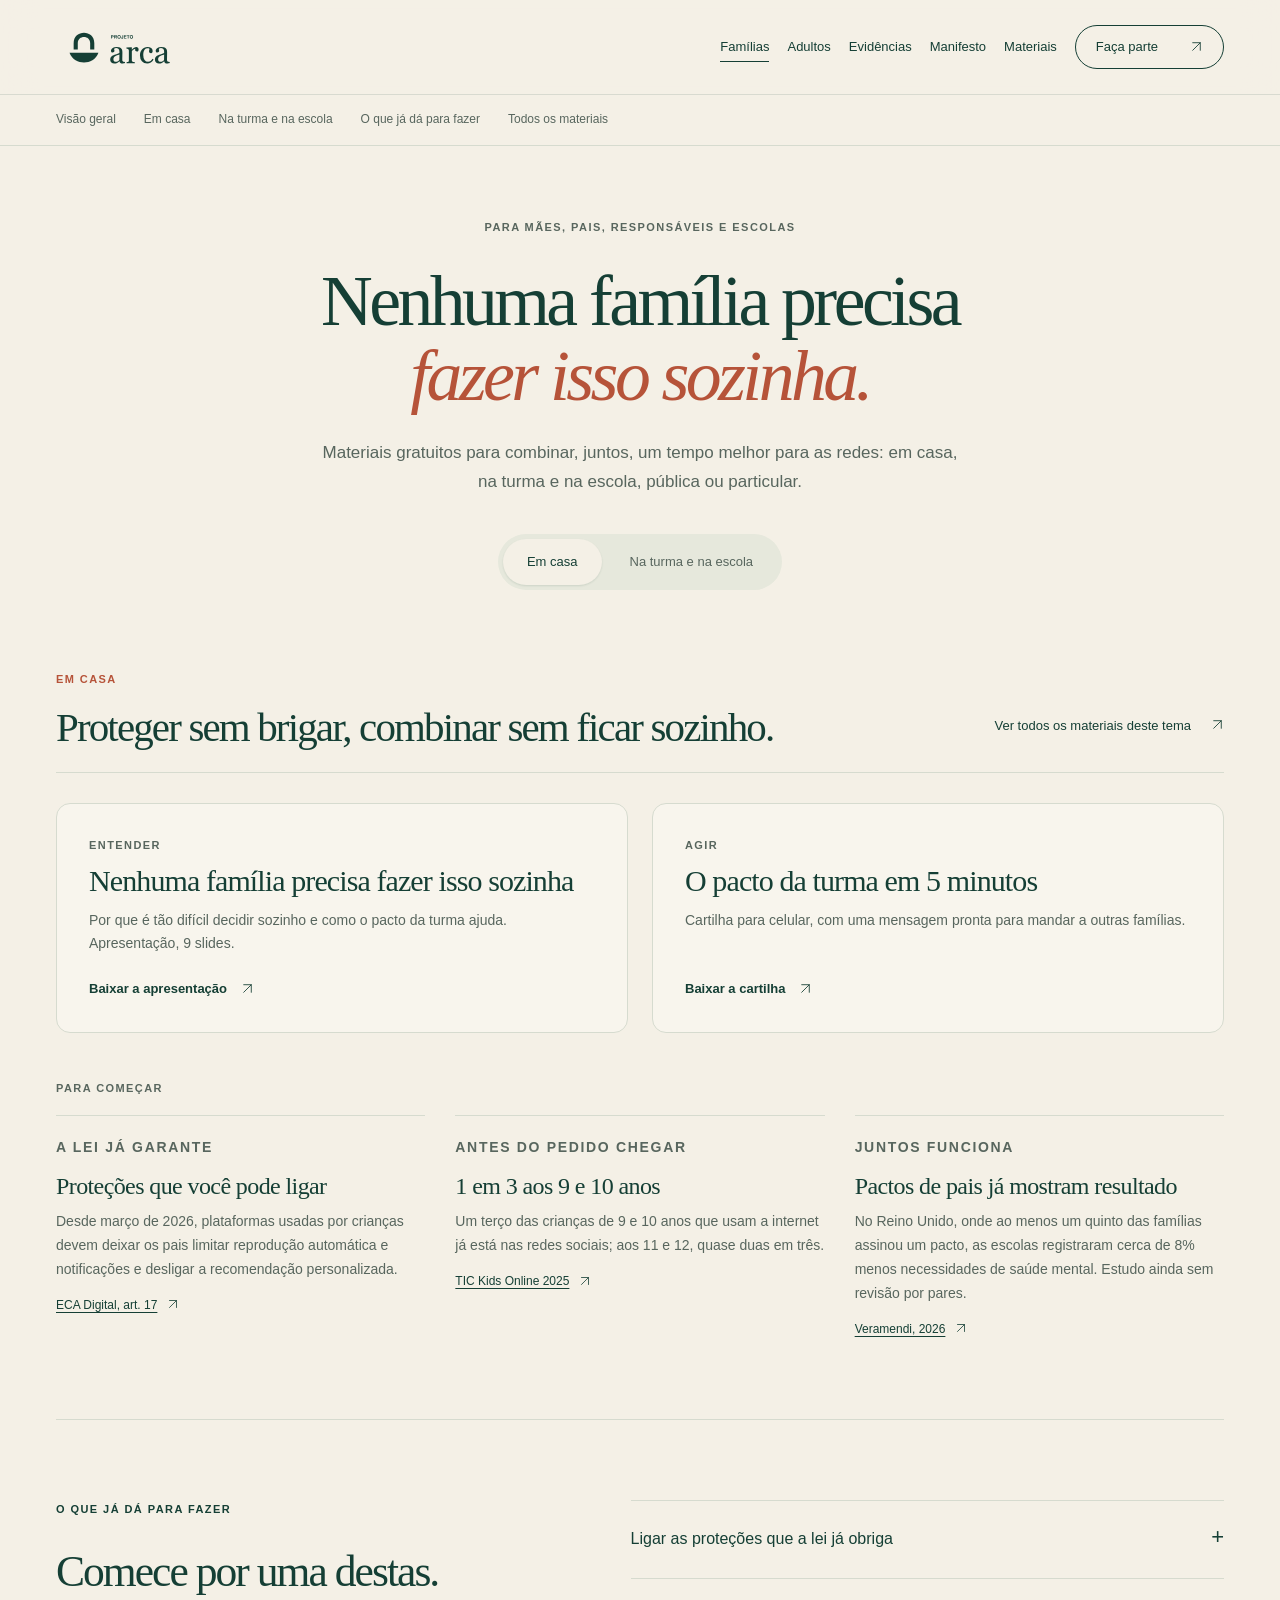
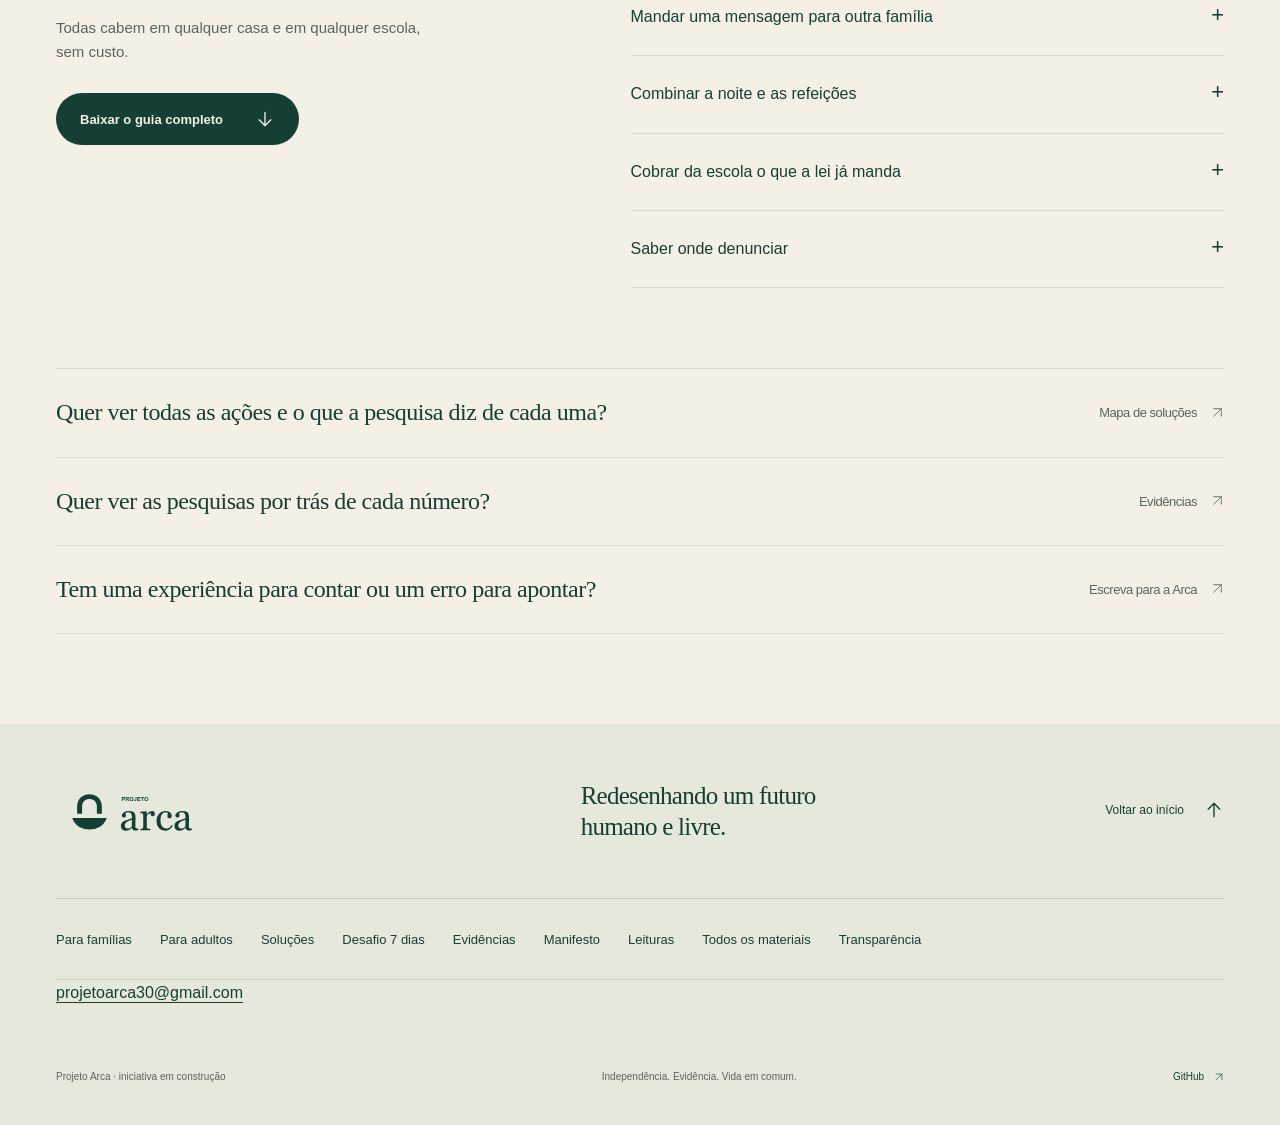
<file: familias.html>
<!doctype html>
<html lang="pt-BR">
<head>
<meta charset="utf-8">
<meta name="viewport" content="width=device-width, initial-scale=1">
<title>Para famílias — Projeto Arca</title>
<meta name="description" content="Materiais gratuitos para mães, pais, responsáveis e escolas combinarem, juntos, um tempo melhor para as redes.">
<meta property="og:title" content="Para famílias — Projeto Arca">
<meta property="og:description" content="Materiais gratuitos para mães, pais, responsáveis e escolas combinarem, juntos, um tempo melhor para as redes.">
<meta property="og:image" content="https://projetoarca.github.io/assets/capa-github.png">
<meta property="og:type" content="website">
<meta property="og:url" content="https://projetoarca.github.io/familias.html">
<meta name="theme-color" content="#153F35">
<link rel="canonical" href="https://projetoarca.github.io/familias.html">
<link rel="icon" href="assets/favicon.svg" type="image/svg+xml">
<link rel="stylesheet" href="assets/site.css?v=20261112-solucoes">
<script src="assets/site.js?v=20261112-solucoes" defer></script>
</head>
<body>
<a class="skip" href="#conteudo">Pular para o conteúdo</a>
<header class="header">
  <div class="wrap header-inner">
    <a class="brand" href="index.html#topo" aria-label="Projeto Arca, início"><img src="assets/logo-verde.svg" alt="Projeto Arca" width="148" height="56"></a>
    <button class="menu-toggle" type="button" aria-expanded="false" aria-controls="nav">Menu <span aria-hidden="true">+</span></button>
    <nav id="nav" aria-label="Principal">
      <a href="familias.html" aria-current="page">Famílias</a><a href="adultos.html">Adultos</a><a href="evidencias.html">Evidências</a><a href="manifesto.html">Manifesto</a><a href="recursos.html">Materiais</a><a class="nav-action" href="index.html#participacao">Faça parte <span aria-hidden="true"><svg class="ui-icon" viewBox="0 0 24 24" aria-hidden="true" focusable="false"><path d="M5 19 19 5M5 5h14v14"/></svg></span></a>
    </nav>
  </div>
</header>
<main id="conteudo"><nav class="subnav" aria-label="Nesta página"><div class="wrap"><a href="#visao-geral">Visão geral</a><a href="#em-casa">Em casa</a><a href="#na-escola">Na turma e na escola</a><a href="#o-que-fazer">O que já dá para fazer</a><a href="recursos.html#familias">Todos os materiais</a></div></nav><header class="hub-hero wrap" id="visao-geral"><p class="eyebrow">Para mães, pais, responsáveis e escolas</p><h1>Nenhuma família precisa<br><em>fazer isso sozinha.</em></h1><p class="hub-intro">Materiais gratuitos para combinar, juntos, um tempo melhor para as redes: em casa, na turma e na escola, pública ou particular.</p><div class="pill-tabs" role="tablist" aria-label="Escolha um tema"><button type="button" role="tab" id="tab-em-casa" aria-controls="em-casa" aria-selected="true">Em casa</button><button type="button" role="tab" id="tab-na-escola" aria-controls="na-escola" aria-selected="false">Na turma e na escola</button></div></header><div class="wrap hub-panels"><section class="tab-panel" id="em-casa" role="tabpanel" aria-labelledby="tab-em-casa"><div class="panel-head"><p class="eyebrow">Em casa</p><div class="panel-row"><h2>Proteger sem brigar, combinar sem ficar sozinho.</h2><a class="text-link" href="recursos.html#familias">Ver todos os materiais deste tema <span aria-hidden="true"><svg class="ui-icon" viewBox="0 0 24 24" aria-hidden="true" focusable="false"><path d="M5 19 19 5M5 5h14v14"/></svg></span></a></div></div><div class="entry-tiles"><a class="entry-tile" href="downloads/minideck-02-para-familias.pdf" download><span class="entry-kicker">Entender</span><span class="entry-title">Nenhuma família precisa fazer isso sozinha</span><span class="entry-text">Por que é tão difícil decidir sozinho e como o pacto da turma ajuda. Apresentação, 9 slides.</span><span class="entry-go">Baixar a apresentação <span aria-hidden="true"><svg class="ui-icon" viewBox="0 0 24 24" aria-hidden="true" focusable="false"><path d="M5 19 19 5M5 5h14v14"/></svg></span></span></a><a class="entry-tile" href="downloads/cartilha-01-pacto-da-turma-familias.pdf" download><span class="entry-kicker">Agir</span><span class="entry-title">O pacto da turma em 5 minutos</span><span class="entry-text">Cartilha para celular, com uma mensagem pronta para mandar a outras famílias.</span><span class="entry-go">Baixar a cartilha <span aria-hidden="true"><svg class="ui-icon" viewBox="0 0 24 24" aria-hidden="true" focusable="false"><path d="M5 19 19 5M5 5h14v14"/></svg></span></span></a></div><p class="start-label">Para começar</p><div class="start-grid"><article class="start-card"><p class="start-kicker">A lei já garante</p><h3>Proteções que você pode ligar</h3><p>Desde março de 2026, plataformas usadas por crianças devem deixar os pais limitar reprodução automática e notificações e desligar a recomendação personalizada.</p><a class="start-src" href="https://www.planalto.gov.br/ccivil_03/_ato2023-2026/2025/lei/L15211.htm" rel="noopener noreferrer">ECA Digital, art. 17 <span aria-hidden="true"><svg class="ui-icon" viewBox="0 0 24 24" aria-hidden="true" focusable="false"><path d="M5 19 19 5M5 5h14v14"/></svg></span></a></article><article class="start-card"><p class="start-kicker">Antes do pedido chegar</p><h3>1 em 3 aos 9 e 10 anos</h3><p>Um terço das crianças de 9 e 10 anos que usam a internet já está nas redes sociais; aos 11 e 12, quase duas em três.</p><a class="start-src" href="https://cetic.br/pt/tics/kidsonline/2025/criancas/B1B/expandido/" rel="noopener noreferrer">TIC Kids Online 2025 <span aria-hidden="true"><svg class="ui-icon" viewBox="0 0 24 24" aria-hidden="true" focusable="false"><path d="M5 19 19 5M5 5h14v14"/></svg></span></a></article><article class="start-card"><p class="start-kicker">Juntos funciona</p><h3>Pactos de pais já mostram resultado</h3><p>No Reino Unido, onde ao menos um quinto das famílias assinou um pacto, as escolas registraram cerca de 8% menos necessidades de saúde mental. Estudo ainda sem revisão por pares.</p><a class="start-src" href="https://ifs.org.uk/sites/default/files/2026-07/WP202645-Smartphones-and-childrens-mental-health.pdf" rel="noopener noreferrer">Veramendi, 2026 <span aria-hidden="true"><svg class="ui-icon" viewBox="0 0 24 24" aria-hidden="true" focusable="false"><path d="M5 19 19 5M5 5h14v14"/></svg></span></a></article></div></section><section class="tab-panel" id="na-escola" role="tabpanel" aria-labelledby="tab-na-escola" data-start-hidden><div class="panel-head"><p class="eyebrow">Na turma e na escola</p><div class="panel-row"><h2>A lei cuida da escola. O pacto alcança a turma.</h2><a class="text-link" href="recursos.html#escolas">Ver todos os materiais deste tema <span aria-hidden="true"><svg class="ui-icon" viewBox="0 0 24 24" aria-hidden="true" focusable="false"><path d="M5 19 19 5M5 5h14v14"/></svg></span></a></div></div><div class="entry-tiles"><a class="entry-tile" href="downloads/minideck-04-pacto-da-turma-escolas.pdf" download><span class="entry-kicker">Para a escola</span><span class="entry-title">O pacto da turma</span><span class="entry-text">Como a escola, pública ou particular, pode convidar as famílias a combinar juntas. Apresentação, 10 slides.</span><span class="entry-go">Baixar a apresentação <span aria-hidden="true"><svg class="ui-icon" viewBox="0 0 24 24" aria-hidden="true" focusable="false"><path d="M5 19 19 5M5 5h14v14"/></svg></span></span></a><a class="entry-tile" href="downloads/minideck-05-pacto-da-turma-familias.pdf" download><span class="entry-kicker">Para levar à reunião</span><span class="entry-title">O pacto da turma, começando em casa</span><span class="entry-text">O passo a passo para as famílias: com quem começar, o que combinar, como conversar com as crianças.</span><span class="entry-go">Baixar a apresentação <span aria-hidden="true"><svg class="ui-icon" viewBox="0 0 24 24" aria-hidden="true" focusable="false"><path d="M5 19 19 5M5 5h14v14"/></svg></span></span></a></div><p class="start-label">Para começar</p><div class="start-grid"><article class="start-card"><p class="start-kicker">O que cobrar</p><h3>Escuta e acolhimento são obrigação</h3><p>A Lei 15.100 manda as escolas manterem espaços de escuta e estratégias de saúde mental, não só guardar o celular.</p><a class="start-src" href="https://www.planalto.gov.br/ccivil_03/_ato2023-2026/2025/lei/L15100.htm" rel="noopener noreferrer">Lei 15.100/2025, art. 4º <span aria-hidden="true"><svg class="ui-icon" viewBox="0 0 24 24" aria-hidden="true" focusable="false"><path d="M5 19 19 5M5 5h14v14"/></svg></span></a></article><article class="start-card"><p class="start-kicker">O limite da proibição</p><h3>Celular fora da aula não basta</h3><p>Na Inglaterra, escolas restritivas não tiveram alunos com mais bem-estar: o uso caiu na escola, mas não no total.</p><a class="start-src" href="https://research.birmingham.ac.uk/en/publications/school-phone-policies-and-their-association-with-mental-wellbeing/" rel="noopener noreferrer">Goodyear e outros, 2025 <span aria-hidden="true"><svg class="ui-icon" viewBox="0 0 24 24" aria-hidden="true" focusable="false"><path d="M5 19 19 5M5 5h14v14"/></svg></span></a></article><article class="start-card"><p class="start-kicker">Em uma página</p><h3>Celular fora da aula. E as redes?</h3><p>Cartilha para celular para mandar no grupo da escola: o que a lei pede e cinco passos.</p><a class="start-src" href="downloads/cartilha-02-pacto-da-turma-escolas.pdf" rel="noopener noreferrer">Baixar a cartilha <span aria-hidden="true"><svg class="ui-icon" viewBox="0 0 24 24" aria-hidden="true" focusable="false"><path d="M5 19 19 5M5 5h14v14"/></svg></span></a></article></div></section></div><section class="hub-actions wrap" id="o-que-fazer" aria-labelledby="title-fazer"><div class="hub-actions-grid"><div><p class="eyebrow">O que já dá para fazer</p><h2 id="title-fazer">Comece por uma destas.</h2><p class="hub-actions-intro">Todas cabem em qualquer casa e em qualquer escola, sem custo.</p><a class="button" href="downloads/guia-01-o-que-ja-da-para-fazer.pdf" download>Baixar o guia completo <span aria-hidden="true"><svg class="ui-icon" viewBox="0 0 24 24" aria-hidden="true" focusable="false"><path d="M12 4v16m-7-7 7 7 7-7"/></svg></span></a></div><div class="disclosures"><details><summary>Ligar as proteções que a lei já obriga<span aria-hidden="true">+</span></summary><p>Procure as ferramentas de supervisão nas configurações de cada aplicativo. Pelo ECA Digital, elas devem estar em local de fácil acesso, em português, já no modo mais protetivo.</p></details><details><summary>Mandar uma mensagem para outra família<span aria-hidden="true">+</span></summary><p>Uma ou duas famílias da turma bastam para começar. A cartilha 01 traz a mensagem pronta.</p></details><details><summary>Combinar a noite e as refeições<span aria-hidden="true">+</span></summary><p>Aparelhos fora do quarto depois de um horário e refeições sem tela, para adultos também.</p></details><details><summary>Cobrar da escola o que a lei já manda<span aria-hidden="true">+</span></summary><p>Espaços de escuta, equipe treinada para reconhecer sofrimento psíquico e orientação às famílias.</p></details><details><summary>Saber onde denunciar<span aria-hidden="true">+</span></summary><p>Violações contra crianças na internet: SaferNet, com denúncia anônima. Dados de crianças tratados de forma irregular: ANPD.</p></details></div></div></section><section class="link-rows wrap" aria-label="Outros caminhos"><a class="link-row" href="solucoes.html"><span>Quer ver todas as ações e o que a pesquisa diz de cada uma?</span><span class="link-row-go">Mapa de soluções <span aria-hidden="true"><svg class="ui-icon" viewBox="0 0 24 24" aria-hidden="true" focusable="false"><path d="M5 19 19 5M5 5h14v14"/></svg></span></span></a><a class="link-row" href="evidencias.html"><span>Quer ver as pesquisas por trás de cada número?</span><span class="link-row-go">Evidências <span aria-hidden="true"><svg class="ui-icon" viewBox="0 0 24 24" aria-hidden="true" focusable="false"><path d="M5 19 19 5M5 5h14v14"/></svg></span></span></a><a class="link-row" href="mailto:projetoarca30@gmail.com"><span>Tem uma experiência para contar ou um erro para apontar?</span><span class="link-row-go">Escreva para a Arca <span aria-hidden="true"><svg class="ui-icon" viewBox="0 0 24 24" aria-hidden="true" focusable="false"><path d="M5 19 19 5M5 5h14v14"/></svg></span></span></a></section></main>
<footer class="footer"><div class="wrap"><div class="footer-top"><a class="footer-brand" href="index.html" aria-label="Projeto Arca, voltar à página inicial"><img src="assets/logo-verde.svg" width="188" height="71" alt="Projeto Arca"></a><p>Redesenhando um futuro<br>humano e livre.</p><a class="back-top" href="#conteudo">Voltar ao início <span aria-hidden="true"><svg class="ui-icon" viewBox="0 0 24 24" aria-hidden="true" focusable="false"><path d="M12 20V4m-7 7 7-7 7 7"/></svg></span></a></div><nav class="footer-links" aria-label="Mapa do site"><a href="familias.html">Para famílias</a><a href="adultos.html">Para adultos</a><a href="solucoes.html">Soluções</a><a href="desafio.html">Desafio 7 dias</a><a href="evidencias.html">Evidências</a><a href="manifesto.html">Manifesto</a><a href="leituras.html">Leituras</a><a href="recursos.html">Todos os materiais</a><a href="index.html#transparencia">Transparência</a></nav><div class="footer-contact"><a href="mailto:projetoarca30@gmail.com">projetoarca30@gmail.com</a></div><div class="footer-bottom"><span>Projeto Arca · iniciativa em construção</span><span>Independência. Evidência. Vida em comum.</span><a href="https://github.com/projetoarca">GitHub <span aria-hidden="true"><svg class="ui-icon" viewBox="0 0 24 24" aria-hidden="true" focusable="false"><path d="M5 19 19 5M5 5h14v14"/></svg></span></a></div></div></footer>
</body>
</html>
</file>
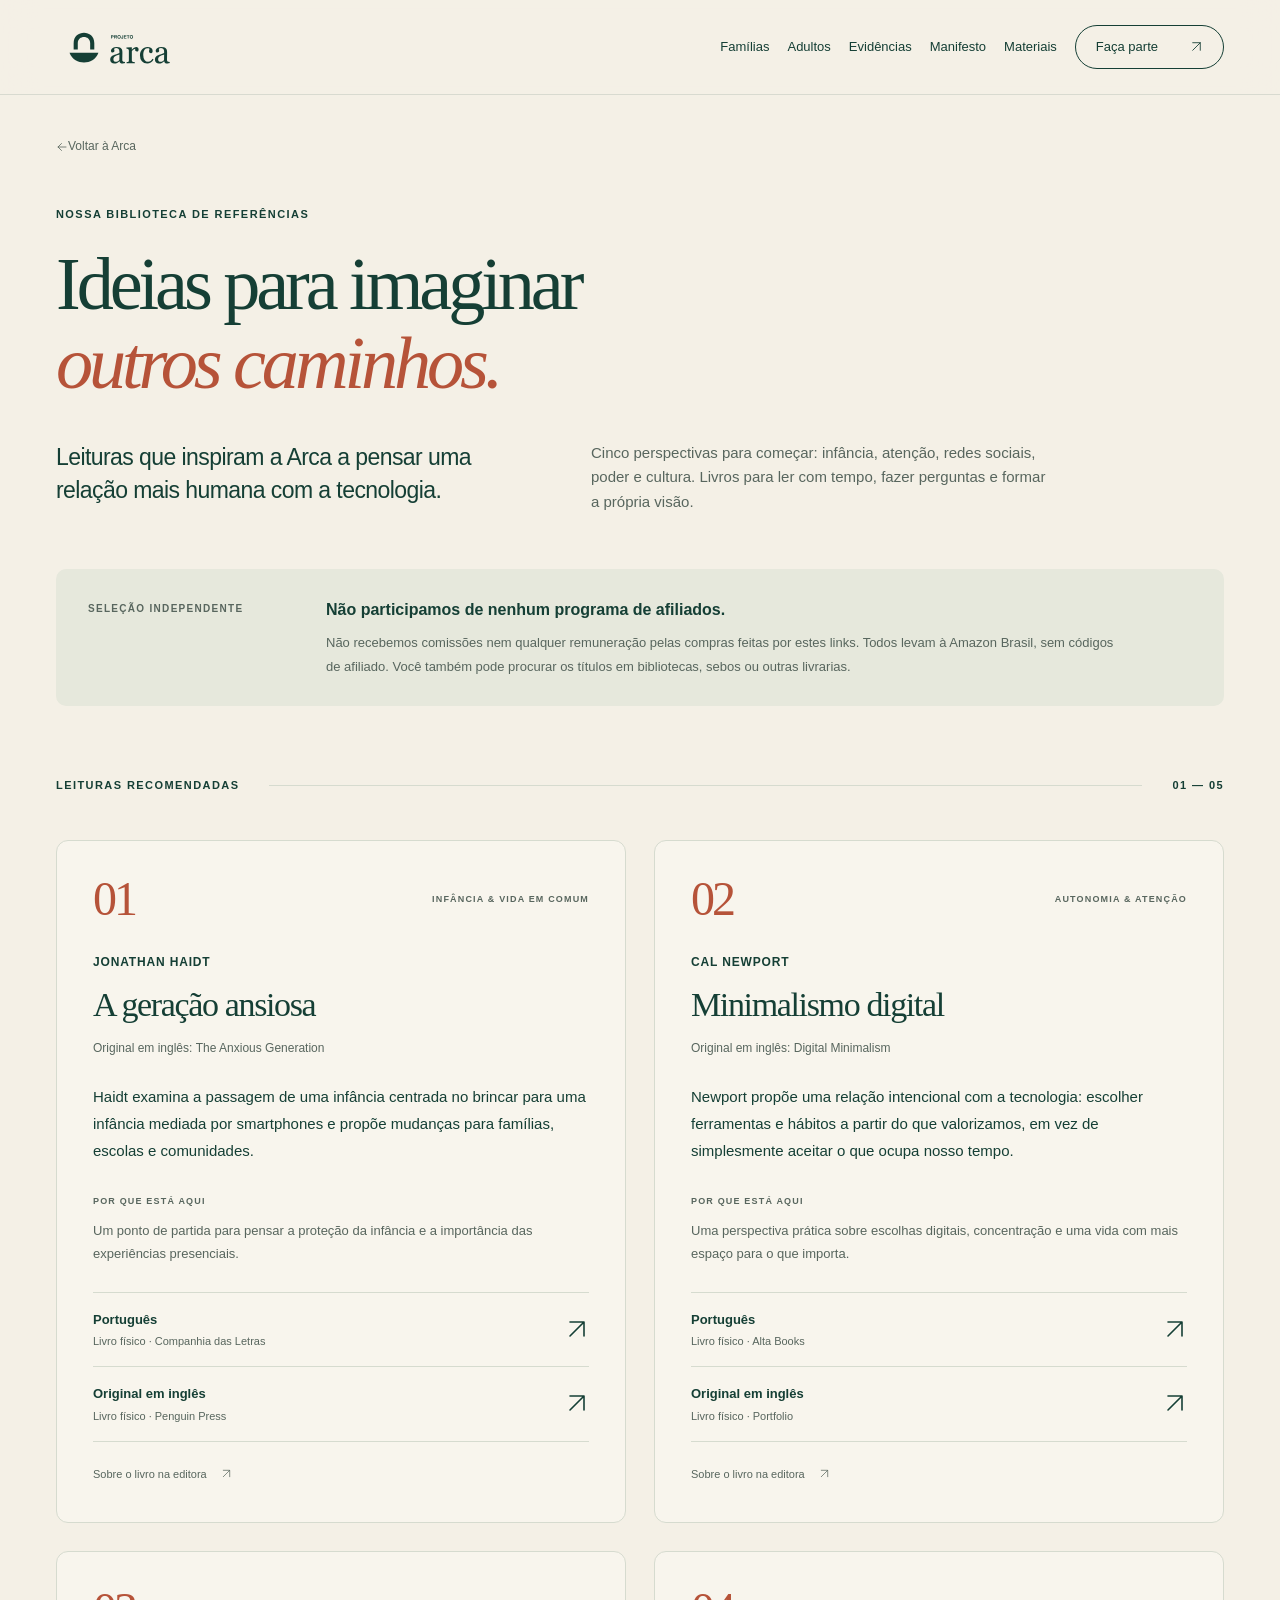
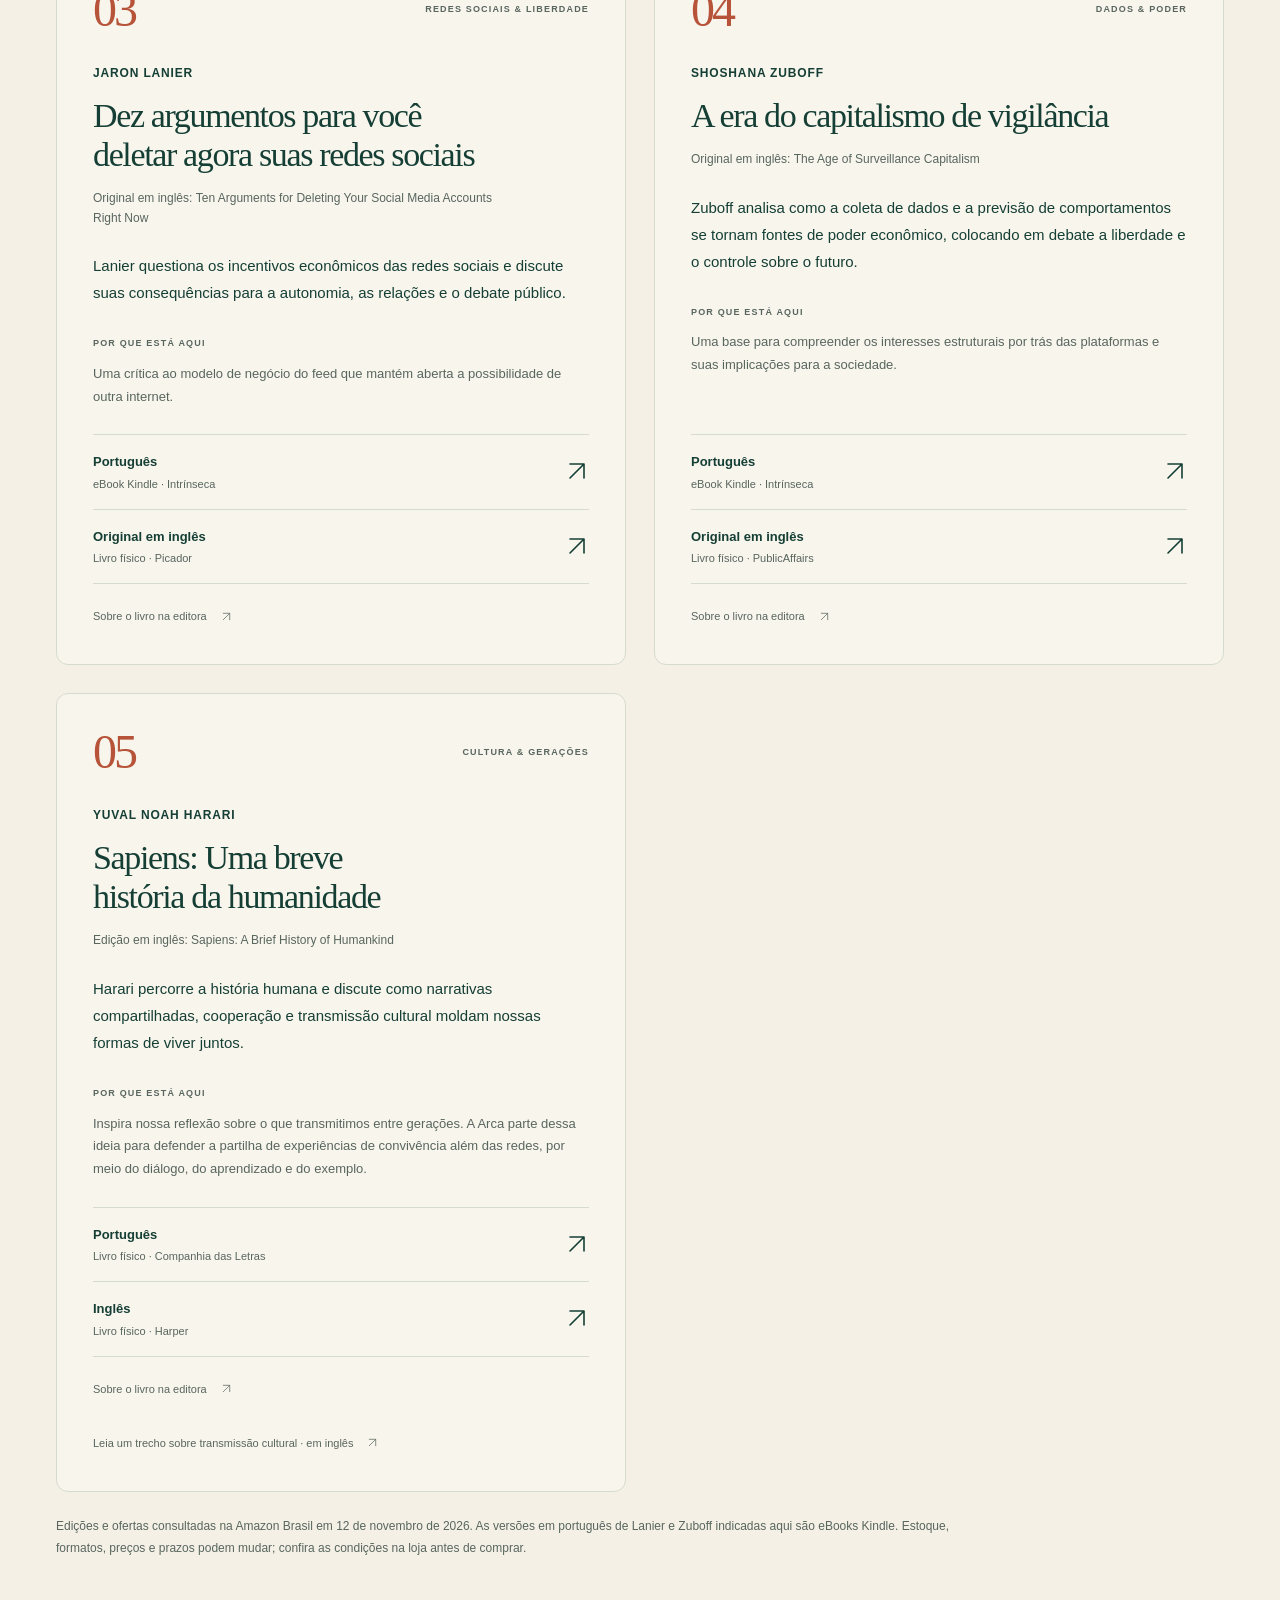
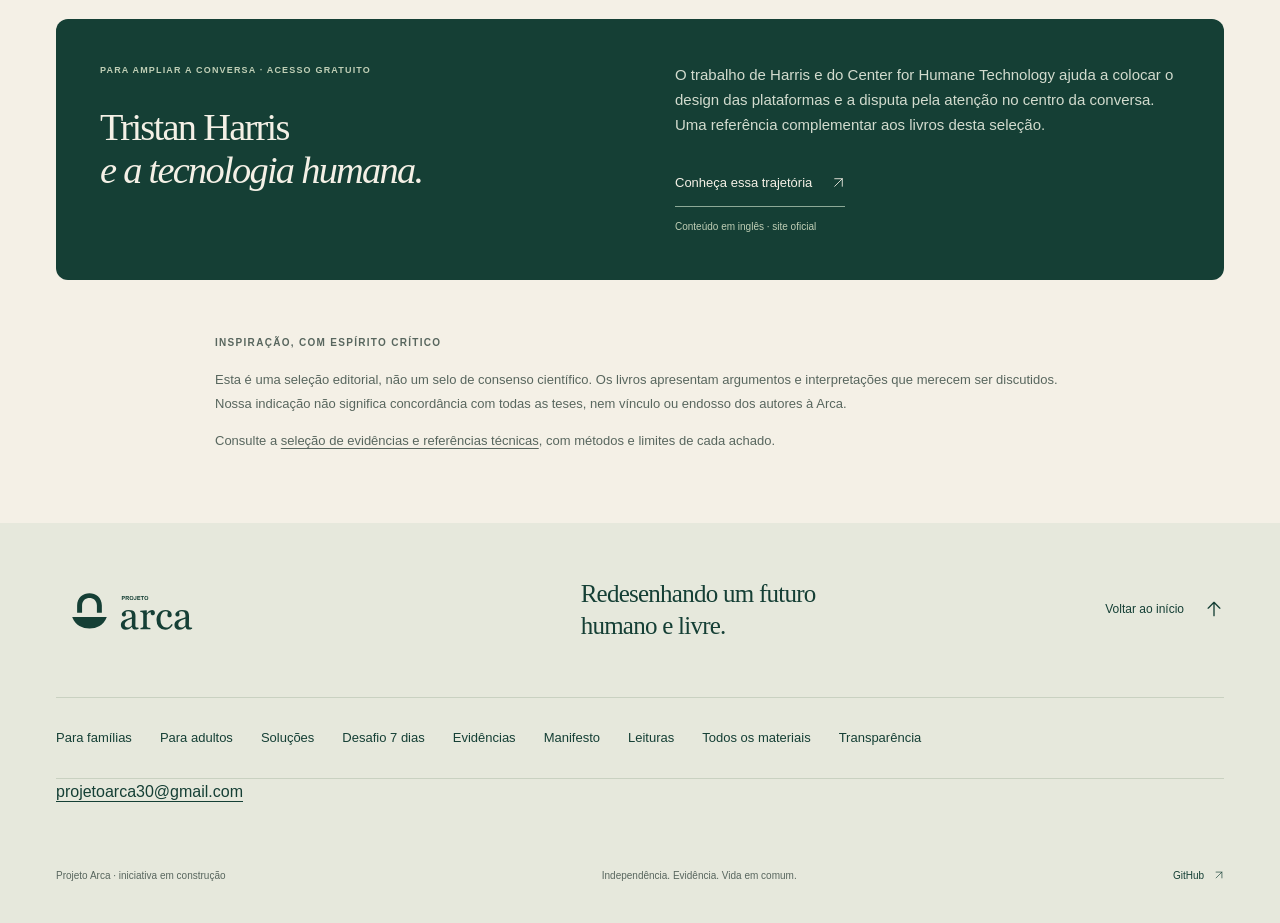
<file: leituras.html>
<!doctype html>
<html lang="pt-BR">
<head>
<meta charset="utf-8">
<meta name="viewport" content="width=device-width, initial-scale=1">
<title>Leituras recomendadas — Projeto Arca</title>
<meta name="description" content="Livros de Jonathan Haidt, Cal Newport, Jaron Lanier, Shoshana Zuboff e Yuval Noah Harari que inspiram a Arca. Edições em inglês e português na Amazon Brasil, sem afiliação.">
<meta property="og:title" content="Leituras recomendadas — Projeto Arca">
<meta property="og:description" content="Uma seleção sobre atenção, autonomia e tecnologia. Links para a Amazon Brasil sem afiliação ou comissão.">
<meta property="og:image" content="https://projetoarca.github.io/assets/capa-github.png">
<meta property="og:type" content="website">
<meta property="og:url" content="https://projetoarca.github.io/leituras.html">
<meta name="theme-color" content="#153F35">
<link rel="canonical" href="https://projetoarca.github.io/leituras.html">
<link rel="icon" href="assets/favicon.svg" type="image/svg+xml">
<link rel="stylesheet" href="assets/site.css?v=20261112-solucoes">
<script src="assets/site.js?v=20261112-solucoes" defer></script>
</head>
<body>
<a class="skip" href="#conteudo">Pular para o conteúdo</a>
<header class="header">
  <div class="wrap header-inner">
    <a class="brand" href="index.html#topo" aria-label="Projeto Arca, início"><img src="assets/logo-verde.svg" alt="Projeto Arca" width="148" height="56"></a>
    <button class="menu-toggle" type="button" aria-expanded="false" aria-controls="nav">Menu <span aria-hidden="true">+</span></button>
    <nav id="nav" aria-label="Principal">
      <a href="familias.html">Famílias</a><a href="adultos.html">Adultos</a><a href="evidencias.html">Evidências</a><a href="manifesto.html">Manifesto</a><a href="recursos.html">Materiais</a><a class="nav-action" href="index.html#participacao">Faça parte <span aria-hidden="true"><svg class="ui-icon" viewBox="0 0 24 24" aria-hidden="true" focusable="false"><path d="M5 19 19 5M5 5h14v14"/></svg></span></a>
    </nav>
  </div>
</header>
<main id="conteudo" class="reading-page">
<section class="reading-hero wrap" aria-labelledby="reading-title"><a class="reading-back" href="index.html"><svg class="ui-icon" viewBox="0 0 24 24" aria-hidden="true" focusable="false"><path d="M20 12H4m7-7-7 7 7 7"/></svg> Voltar à Arca</a><p class="eyebrow">Nossa biblioteca de referências</p><h1 id="reading-title">Ideias para imaginar<br><em>outros caminhos.</em></h1><div class="reading-intro"><p>Leituras que inspiram a Arca a pensar uma relação mais humana com a tecnologia.</p><p>Cinco perspectivas para começar: infância, atenção, redes sociais, poder e cultura. Livros para ler com tempo, fazer perguntas e formar a própria visão.</p></div></section>
<aside class="affiliate-note wrap" aria-label="Independência das recomendações"><span class="note-label">SELEÇÃO INDEPENDENTE</span><div><strong>Não participamos de nenhum programa de afiliados.</strong><p>Não recebemos comissões nem qualquer remuneração pelas compras feitas por estes links. Todos levam à Amazon Brasil, sem códigos de afiliado. Você também pode procurar os títulos em bibliotecas, sebos ou outras livrarias.</p></div></aside>
<section class="reading-catalog wrap" aria-labelledby="catalog-title"><div class="section-label"><h2 id="catalog-title">Leituras recomendadas</h2><span class="fine-line"></span><span>01 — 05</span></div><div class="book-grid">
<article class="book-card" aria-labelledby="book-1"><div class="book-top"><span class="book-number" aria-hidden="true">01</span><span class="eyebrow">Infância & vida em comum</span></div><p class="book-author">Jonathan Haidt</p><h3 id="book-1">A geração ansiosa</h3><p class="original-title">Original em inglês: <span lang="en">The Anxious Generation</span></p><p class="book-description">Haidt examina a passagem de uma infância centrada no brincar para uma infância mediada por smartphones e propõe mudanças para famílias, escolas e comunidades.</p><div class="book-why"><span class="note-label">POR QUE ESTÁ AQUI</span><p>Um ponto de partida para pensar a proteção da infância e a importância das experiências presenciais.</p></div><div class="book-editions" aria-label="Edições de A geração ansiosa"><a href="https://www.amazon.com.br/dp/8535938532" rel="noopener noreferrer" aria-label="A geração ansiosa, em português, na Amazon Brasil"><span><strong>Português</strong><small>Livro físico · Companhia das Letras</small></span><span aria-hidden="true"><svg class="ui-icon" viewBox="0 0 24 24" aria-hidden="true" focusable="false"><path d="M5 19 19 5M5 5h14v14"/></svg></span></a><a href="https://www.amazon.com.br/dp/0593655036" rel="noopener noreferrer" aria-label="The Anxious Generation, original em inglês, na Amazon Brasil"><span><strong>Original em inglês</strong><small>Livro físico · Penguin Press</small></span><span aria-hidden="true"><svg class="ui-icon" viewBox="0 0 24 24" aria-hidden="true" focusable="false"><path d="M5 19 19 5M5 5h14v14"/></svg></span></a></div><a class="publisher-link" href="https://www.companhiadasletras.com.br/livro/9788535938531/a-geracao-ansiosa" rel="noopener noreferrer">Sobre o livro na editora <span aria-hidden="true"><svg class="ui-icon" viewBox="0 0 24 24" aria-hidden="true" focusable="false"><path d="M5 19 19 5M5 5h14v14"/></svg></span></a></article><article class="book-card" aria-labelledby="book-2"><div class="book-top"><span class="book-number" aria-hidden="true">02</span><span class="eyebrow">Autonomia & atenção</span></div><p class="book-author">Cal Newport</p><h3 id="book-2">Minimalismo digital</h3><p class="original-title">Original em inglês: <span lang="en">Digital Minimalism</span></p><p class="book-description">Newport propõe uma relação intencional com a tecnologia: escolher ferramentas e hábitos a partir do que valorizamos, em vez de simplesmente aceitar o que ocupa nosso tempo.</p><div class="book-why"><span class="note-label">POR QUE ESTÁ AQUI</span><p>Uma perspectiva prática sobre escolhas digitais, concentração e uma vida com mais espaço para o que importa.</p></div><div class="book-editions" aria-label="Edições de Minimalismo digital"><a href="https://www.amazon.com.br/dp/8550807664" rel="noopener noreferrer" aria-label="Minimalismo digital, em português, na Amazon Brasil"><span><strong>Português</strong><small>Livro físico · Alta Books</small></span><span aria-hidden="true"><svg class="ui-icon" viewBox="0 0 24 24" aria-hidden="true" focusable="false"><path d="M5 19 19 5M5 5h14v14"/></svg></span></a><a href="https://www.amazon.com.br/dp/0525536515" rel="noopener noreferrer" aria-label="Digital Minimalism, original em inglês, na Amazon Brasil"><span><strong>Original em inglês</strong><small>Livro físico · Portfolio</small></span><span aria-hidden="true"><svg class="ui-icon" viewBox="0 0 24 24" aria-hidden="true" focusable="false"><path d="M5 19 19 5M5 5h14v14"/></svg></span></a></div><a class="publisher-link" href="https://altabooks.com.br/produto/minimalismo-digital/" rel="noopener noreferrer">Sobre o livro na editora <span aria-hidden="true"><svg class="ui-icon" viewBox="0 0 24 24" aria-hidden="true" focusable="false"><path d="M5 19 19 5M5 5h14v14"/></svg></span></a></article><article class="book-card" aria-labelledby="book-3"><div class="book-top"><span class="book-number" aria-hidden="true">03</span><span class="eyebrow">Redes sociais & liberdade</span></div><p class="book-author">Jaron Lanier</p><h3 id="book-3">Dez argumentos para você deletar agora suas redes sociais</h3><p class="original-title">Original em inglês: <span lang="en">Ten Arguments for Deleting Your Social Media Accounts Right Now</span></p><p class="book-description">Lanier questiona os incentivos econômicos das redes sociais e discute suas consequências para a autonomia, as relações e o debate público.</p><div class="book-why"><span class="note-label">POR QUE ESTÁ AQUI</span><p>Uma crítica ao modelo de negócio do feed que mantém aberta a possibilidade de outra internet.</p></div><div class="book-editions" aria-label="Edições de Dez argumentos para você deletar agora suas redes sociais"><a href="https://www.amazon.com.br/dp/B07HY9VMJ5" rel="noopener noreferrer" aria-label="Dez argumentos para você deletar agora suas redes sociais, em português, na Amazon Brasil"><span><strong>Português</strong><small>eBook Kindle · Intrínseca</small></span><span aria-hidden="true"><svg class="ui-icon" viewBox="0 0 24 24" aria-hidden="true" focusable="false"><path d="M5 19 19 5M5 5h14v14"/></svg></span></a><a href="https://www.amazon.com.br/dp/1250239087" rel="noopener noreferrer" aria-label="Ten Arguments for Deleting Your Social Media Accounts Right Now, original em inglês, na Amazon Brasil"><span><strong>Original em inglês</strong><small>Livro físico · Picador</small></span><span aria-hidden="true"><svg class="ui-icon" viewBox="0 0 24 24" aria-hidden="true" focusable="false"><path d="M5 19 19 5M5 5h14v14"/></svg></span></a></div><a class="publisher-link" href="https://read.macmillan.com/lp/picador-ten-arguments/" rel="noopener noreferrer">Sobre o livro na editora <span aria-hidden="true"><svg class="ui-icon" viewBox="0 0 24 24" aria-hidden="true" focusable="false"><path d="M5 19 19 5M5 5h14v14"/></svg></span></a></article><article class="book-card" aria-labelledby="book-4"><div class="book-top"><span class="book-number" aria-hidden="true">04</span><span class="eyebrow">Dados & poder</span></div><p class="book-author">Shoshana Zuboff</p><h3 id="book-4">A era do capitalismo de vigilância</h3><p class="original-title">Original em inglês: <span lang="en">The Age of Surveillance Capitalism</span></p><p class="book-description">Zuboff analisa como a coleta de dados e a previsão de comportamentos se tornam fontes de poder econômico, colocando em debate a liberdade e o controle sobre o futuro.</p><div class="book-why"><span class="note-label">POR QUE ESTÁ AQUI</span><p>Uma base para compreender os interesses estruturais por trás das plataformas e suas implicações para a sociedade.</p></div><div class="book-editions" aria-label="Edições de A era do capitalismo de vigilância"><a href="https://www.amazon.com.br/dp/B08T9Y6W5H" rel="noopener noreferrer" aria-label="A era do capitalismo de vigilância, em português, na Amazon Brasil"><span><strong>Português</strong><small>eBook Kindle · Intrínseca</small></span><span aria-hidden="true"><svg class="ui-icon" viewBox="0 0 24 24" aria-hidden="true" focusable="false"><path d="M5 19 19 5M5 5h14v14"/></svg></span></a><a href="https://www.amazon.com.br/dp/1541758005" rel="noopener noreferrer" aria-label="The Age of Surveillance Capitalism, original em inglês, na Amazon Brasil"><span><strong>Original em inglês</strong><small>Livro físico · PublicAffairs</small></span><span aria-hidden="true"><svg class="ui-icon" viewBox="0 0 24 24" aria-hidden="true" focusable="false"><path d="M5 19 19 5M5 5h14v14"/></svg></span></a></div><a class="publisher-link" href="https://intrinseca.com.br/livro/a-era-do-capitalismo-de-vigilancia/" rel="noopener noreferrer">Sobre o livro na editora <span aria-hidden="true"><svg class="ui-icon" viewBox="0 0 24 24" aria-hidden="true" focusable="false"><path d="M5 19 19 5M5 5h14v14"/></svg></span></a></article><article class="book-card" aria-labelledby="book-5"><div class="book-top"><span class="book-number" aria-hidden="true">05</span><span class="eyebrow">Cultura & gerações</span></div><p class="book-author">Yuval Noah Harari</p><h3 id="book-5">Sapiens: Uma breve história da humanidade</h3><p class="original-title">Edição em inglês: <span lang="en">Sapiens: A Brief History of Humankind</span></p><p class="book-description">Harari percorre a história humana e discute como narrativas compartilhadas, cooperação e transmissão cultural moldam nossas formas de viver juntos.</p><div class="book-why"><span class="note-label">POR QUE ESTÁ AQUI</span><p>Inspira nossa reflexão sobre o que transmitimos entre gerações. A Arca parte dessa ideia para defender a partilha de experiências de convivência além das redes, por meio do diálogo, do aprendizado e do exemplo.</p></div><div class="book-editions" aria-label="Edições de Sapiens"><a href="https://www.amazon.com.br/dp/8535933921" rel="noopener noreferrer" aria-label="Sapiens, em português, na Amazon Brasil"><span><strong>Português</strong><small>Livro físico · Companhia das Letras</small></span><span aria-hidden="true"><svg class="ui-icon" viewBox="0 0 24 24" aria-hidden="true" focusable="false"><path d="M5 19 19 5M5 5h14v14"/></svg></span></a><a href="https://www.amazon.com.br/dp/0062316095" rel="noopener noreferrer" aria-label="Sapiens, edição em inglês, na Amazon Brasil"><span><strong>Inglês</strong><small>Livro físico · Harper</small></span><span aria-hidden="true"><svg class="ui-icon" viewBox="0 0 24 24" aria-hidden="true" focusable="false"><path d="M5 19 19 5M5 5h14v14"/></svg></span></a></div><a class="publisher-link" href="https://www.companhiadasletras.com.br/9788535933925-sapiens--nova-edicao--4512/p" rel="noopener noreferrer">Sobre o livro na editora <span aria-hidden="true"><svg class="ui-icon" viewBox="0 0 24 24" aria-hidden="true" focusable="false"><path d="M5 19 19 5M5 5h14v14"/></svg></span></a><a class="publisher-link" href="https://www.historynewsnetwork.org/article/the-key-to-the-success-of-homo-sapiens" rel="noopener noreferrer">Leia um trecho sobre transmissão cultural · em inglês <span aria-hidden="true"><svg class="ui-icon" viewBox="0 0 24 24" aria-hidden="true" focusable="false"><path d="M5 19 19 5M5 5h14v14"/></svg></span></a></article></div><p class="availability-note">Edições e ofertas consultadas na Amazon Brasil em 12 de novembro de 2026. As versões em português de Lanier e Zuboff indicadas aqui são eBooks Kindle. Estoque, formatos, preços e prazos podem mudar; confira as condições na loja antes de comprar.</p></section>
<section class="reading-extra wrap" aria-labelledby="harris-title"><div><p class="eyebrow">Para ampliar a conversa · acesso gratuito</p><h2 id="harris-title">Tristan Harris<br><em>e a tecnologia humana.</em></h2></div><div><p>O trabalho de Harris e do Center for Humane Technology ajuda a colocar o design das plataformas e a disputa pela atenção no centro da conversa. Uma referência complementar aos livros desta seleção.</p><a class="text-link" href="https://www.humanetech.com/impact-and-story" rel="noopener noreferrer">Conheça essa trajetória <span aria-hidden="true"><svg class="ui-icon" viewBox="0 0 24 24" aria-hidden="true" focusable="false"><path d="M5 19 19 5M5 5h14v14"/></svg></span></a><span class="resource-language">Conteúdo em inglês · site oficial</span></div></section>
<section class="reading-perspective wrap" aria-label="Como ler esta seleção"><span class="note-label">INSPIRAÇÃO, COM ESPÍRITO CRÍTICO</span><p>Esta é uma seleção editorial, não um selo de consenso científico. Os livros apresentam argumentos e interpretações que merecem ser discutidos. Nossa indicação não significa concordância com todas as teses, nem vínculo ou endosso dos autores à Arca.</p><p>Consulte a <a href="evidencias.html">seleção de evidências e referências técnicas</a>, com métodos e limites de cada achado.</p></section>
</main><footer class="footer"><div class="wrap"><div class="footer-top"><a class="footer-brand" href="index.html" aria-label="Projeto Arca, voltar à página inicial"><img src="assets/logo-verde.svg" width="188" height="71" alt="Projeto Arca"></a><p>Redesenhando um futuro<br>humano e livre.</p><a class="back-top" href="#conteudo">Voltar ao início <span aria-hidden="true"><svg class="ui-icon" viewBox="0 0 24 24" aria-hidden="true" focusable="false"><path d="M12 20V4m-7 7 7-7 7 7"/></svg></span></a></div><nav class="footer-links" aria-label="Mapa do site"><a href="familias.html">Para famílias</a><a href="adultos.html">Para adultos</a><a href="solucoes.html">Soluções</a><a href="desafio.html">Desafio 7 dias</a><a href="evidencias.html">Evidências</a><a href="manifesto.html">Manifesto</a><a href="leituras.html">Leituras</a><a href="recursos.html">Todos os materiais</a><a href="index.html#transparencia">Transparência</a></nav><div class="footer-contact"><a href="mailto:projetoarca30@gmail.com">projetoarca30@gmail.com</a></div><div class="footer-bottom"><span>Projeto Arca · iniciativa em construção</span><span>Independência. Evidência. Vida em comum.</span><a href="https://github.com/projetoarca">GitHub <span aria-hidden="true"><svg class="ui-icon" viewBox="0 0 24 24" aria-hidden="true" focusable="false"><path d="M5 19 19 5M5 5h14v14"/></svg></span></a></div></div></footer>
</body>
</html>
</file>
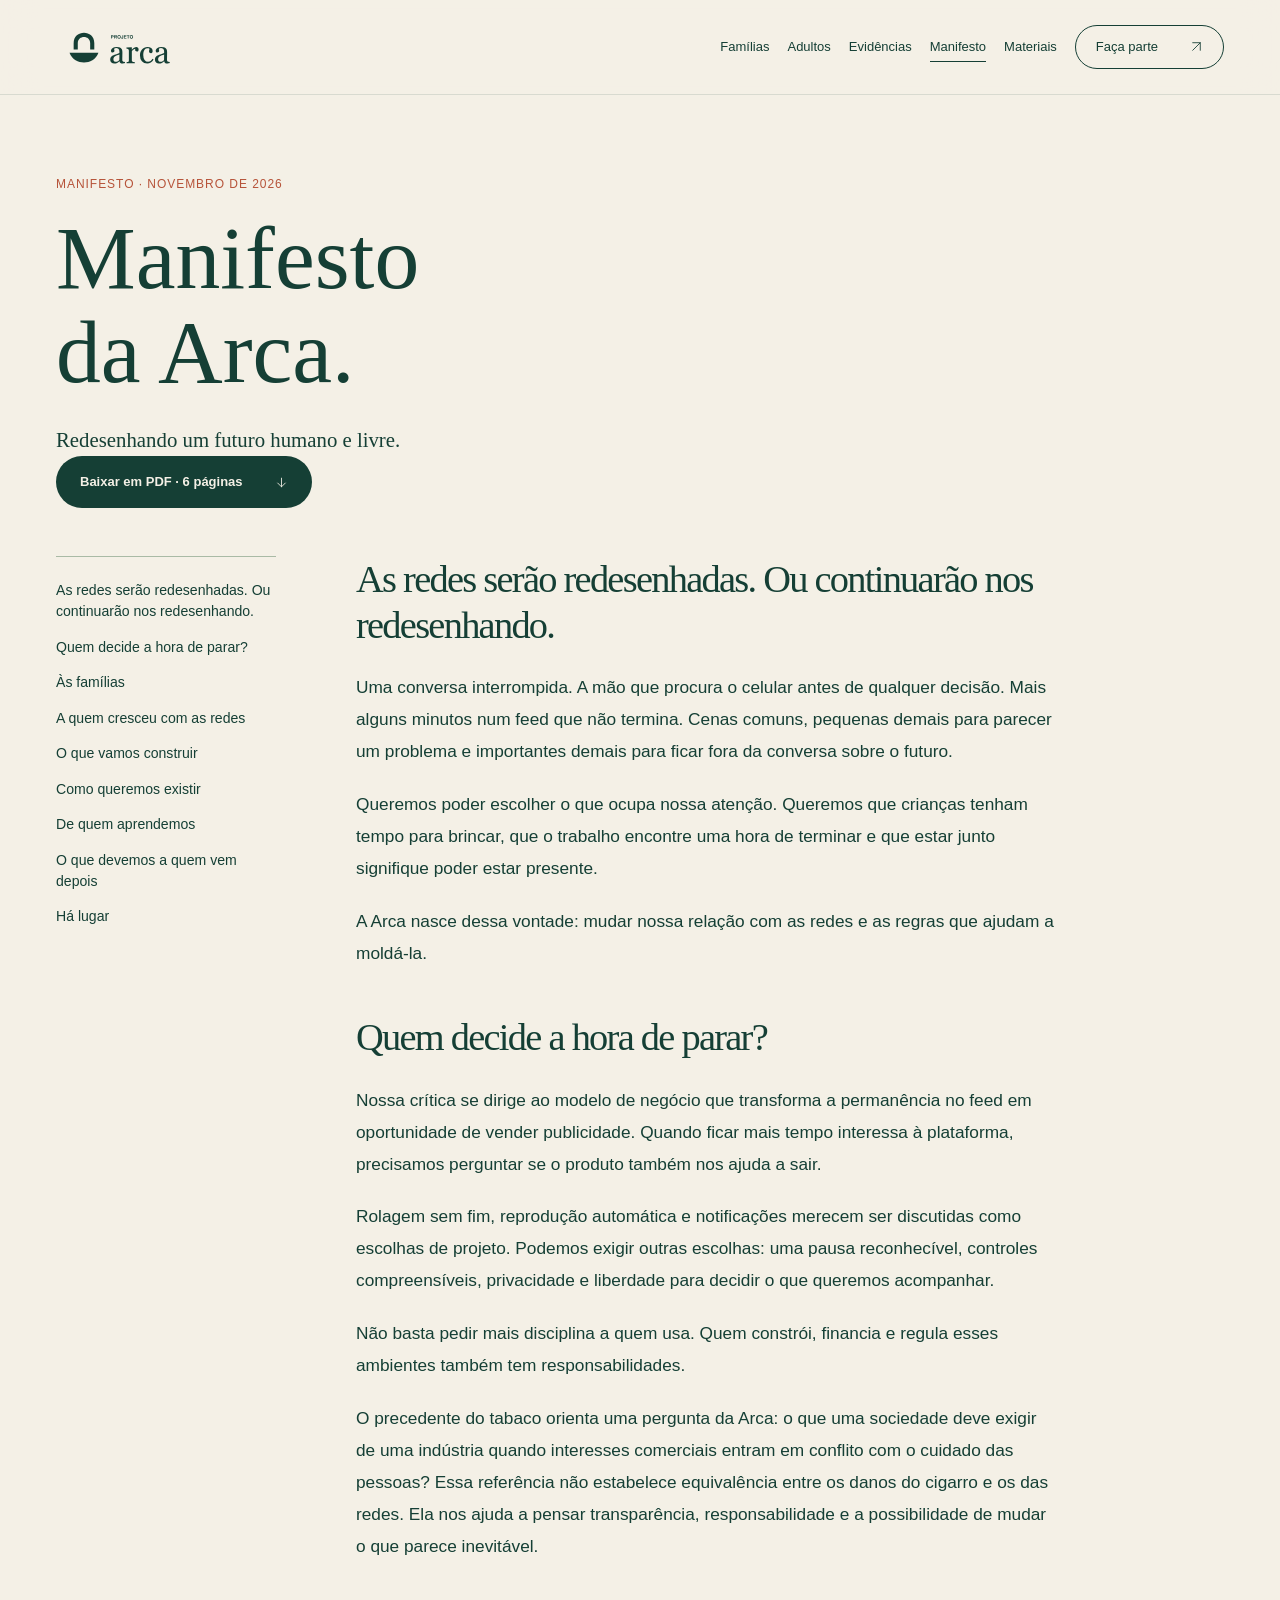
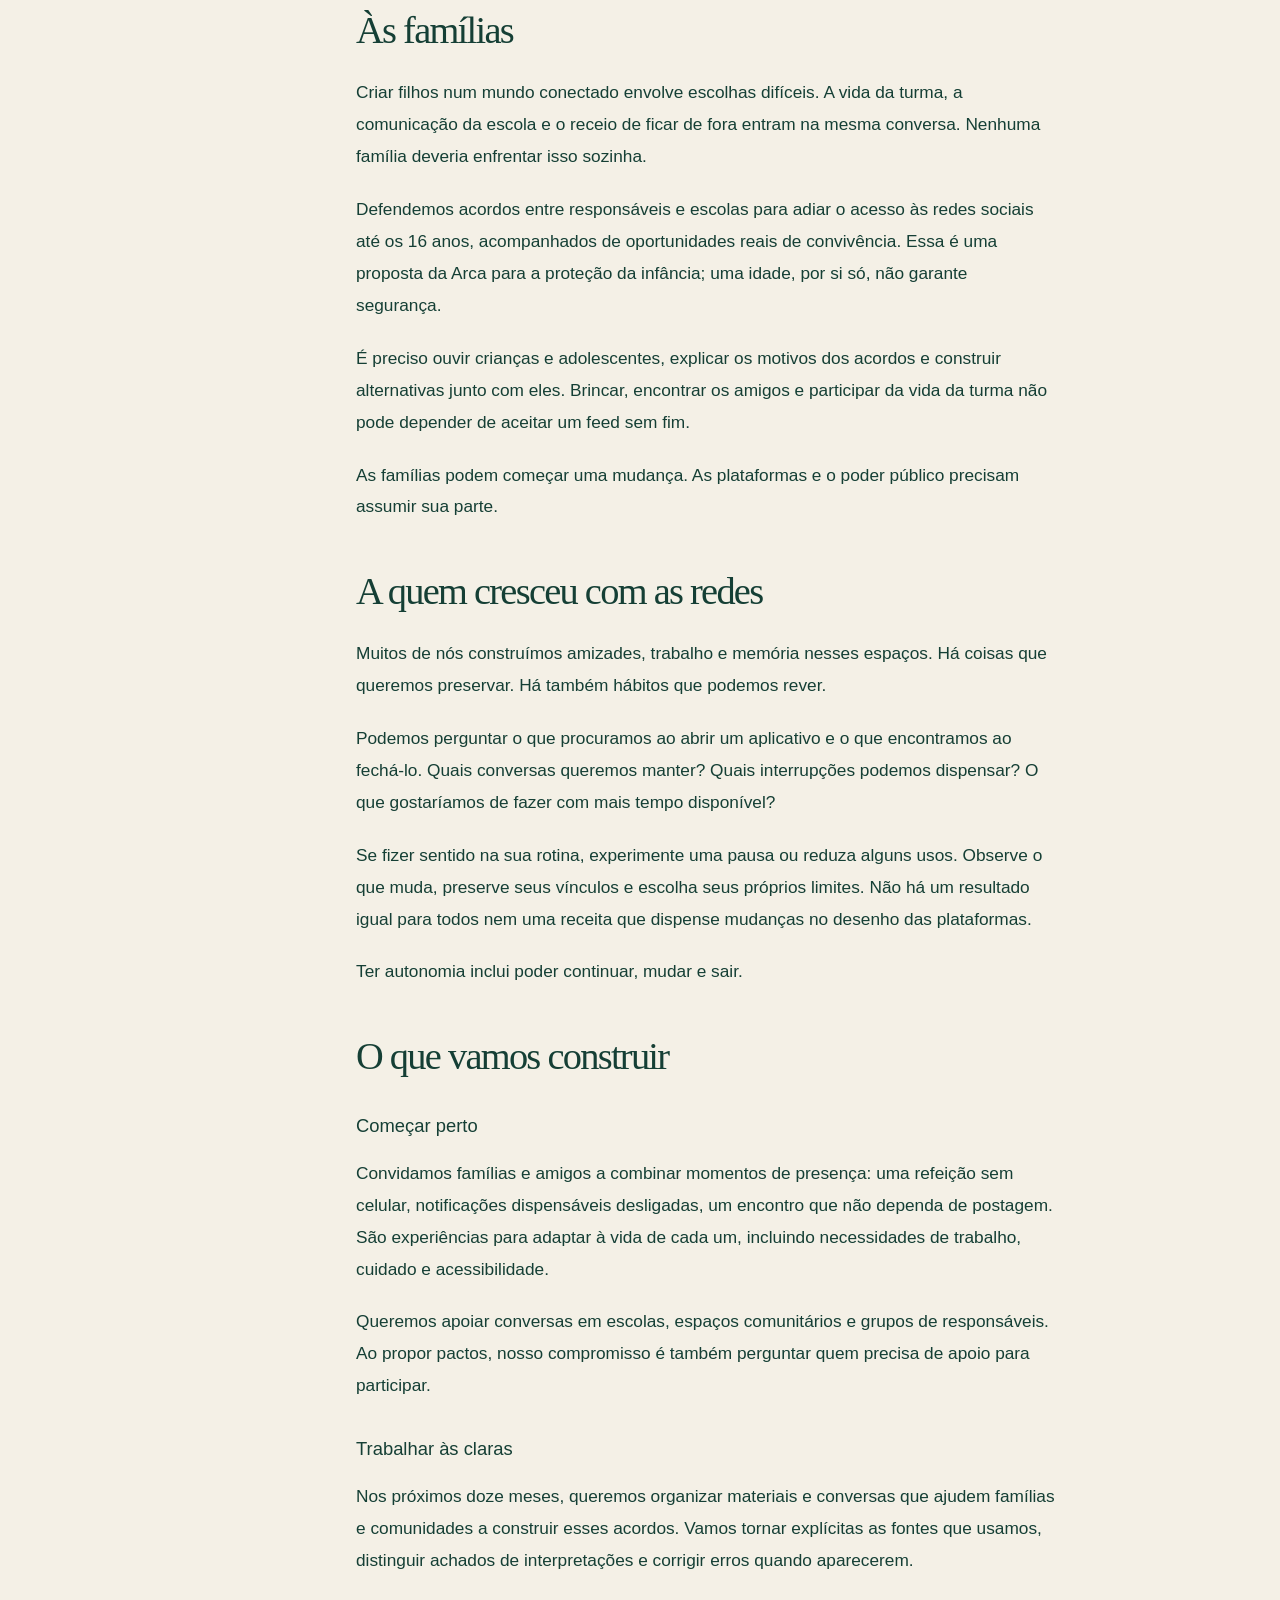
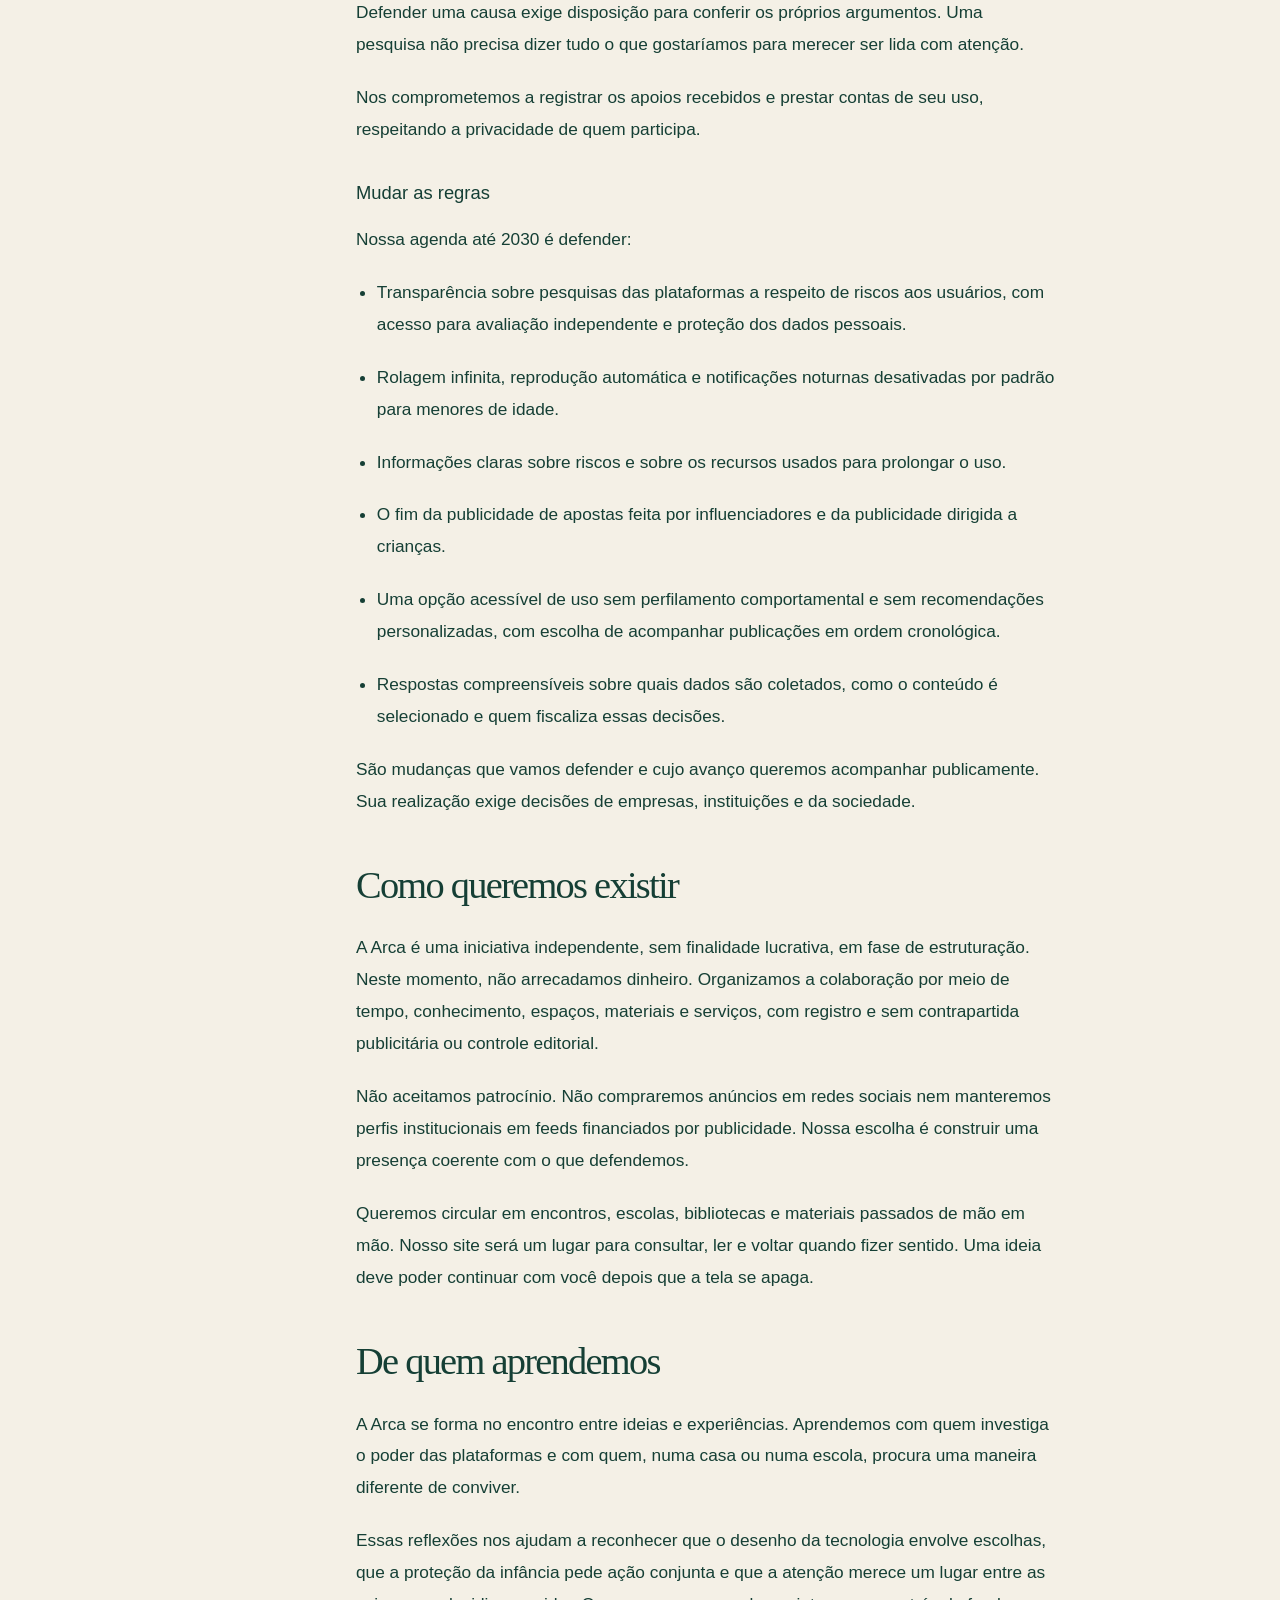
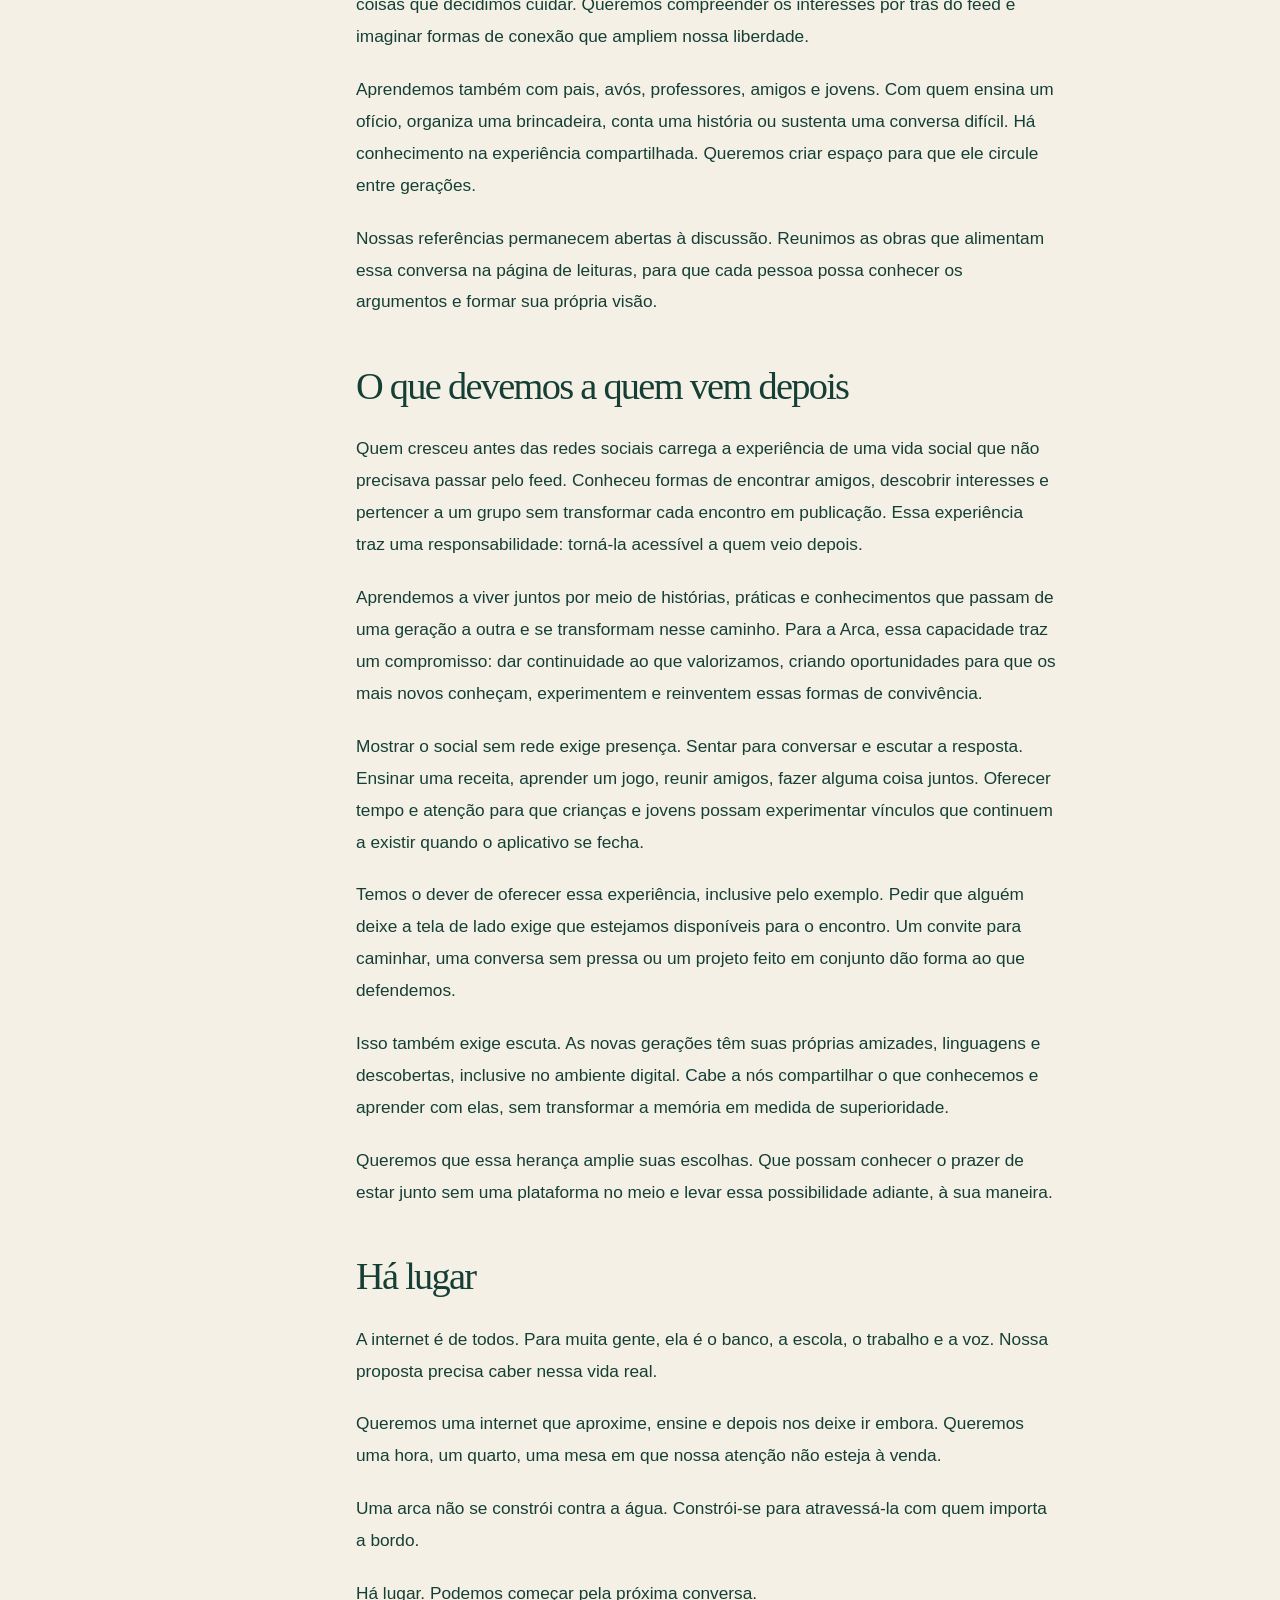
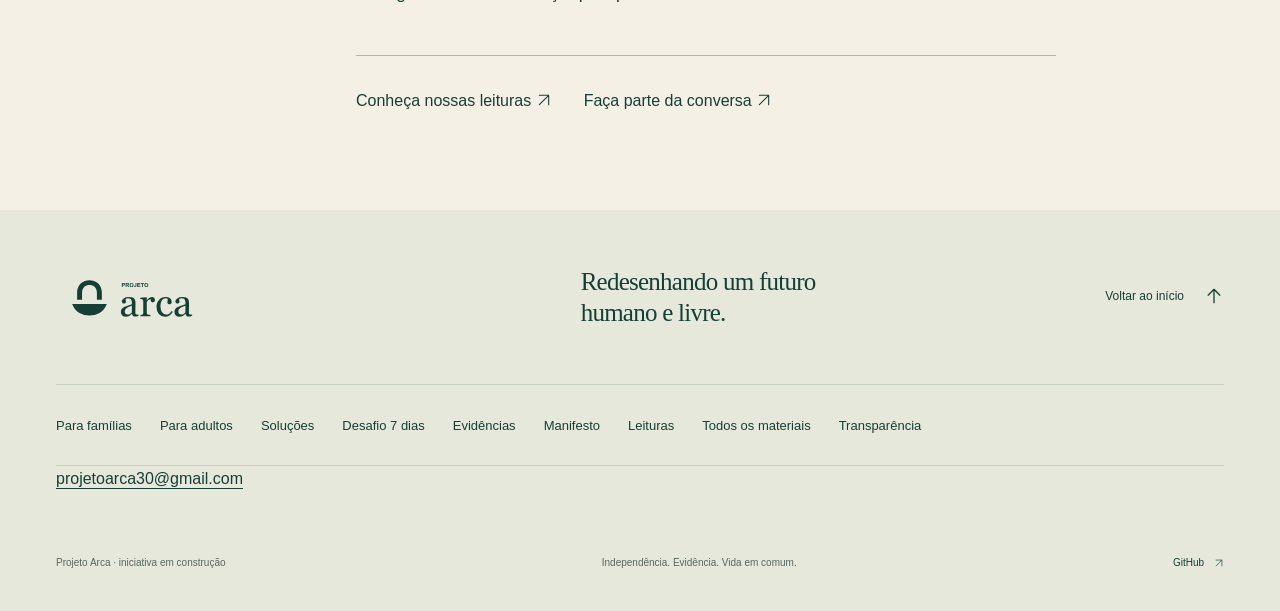
<file: manifesto.html>
<!doctype html>
<html lang="pt-BR">
<head>
<meta charset="utf-8">
<meta name="viewport" content="width=device-width, initial-scale=1">
<title>Manifesto — Projeto Arca</title>
<meta name="description" content="O manifesto da Arca: autonomia, convivência e responsabilidade entre gerações. Leia e baixe a versão em PDF.">
<meta name="theme-color" content="#153F35">
<link rel="canonical" href="https://projetoarca.github.io/manifesto.html">
<link rel="icon" href="assets/favicon.svg" type="image/svg+xml">
<link rel="stylesheet" href="assets/site.css?v=20261112-solucoes">
<script src="assets/site.js?v=20261112-solucoes" defer></script>
<style>
.manifesto-hero{padding:5rem 0 3rem;max-width:1100px}.manifesto-hero h1{font:clamp(3rem,7vw,6rem)/1.05 Georgia,serif;margin:1rem 0 1.5rem}.manifesto-hero .intro{font:1.3rem/1.6 Georgia,serif;max-width:38rem}.manifesto-layout{display:grid;grid-template-columns:220px minmax(0,700px);gap:5rem;padding-bottom:6rem;align-items:start}.manifesto-toc{position:sticky;top:7rem;border-top:1px solid #a9baa5;padding-top:1rem}.manifesto-toc a{display:block;padding:.45rem 0;font-size:.88rem;line-height:1.5}.manifesto-text{min-width:0}.manifesto-text section{padding-bottom:1.5rem}.manifesto-text h2{font:clamp(1.8rem,3vw,2.6rem)/1.2 Georgia,serif;margin:0 0 1.5rem;scroll-margin-top:7rem}.manifesto-text h3{font-size:1.15rem;margin:2rem 0 1rem}.manifesto-text p,.manifesto-text li{font-size:1.08rem;line-height:1.85;margin:0 0 1.3rem}.manifesto-text ul{padding-left:1.3rem}.manifesto-end{border-top:1px solid #a9baa5;padding-top:2rem;display:flex;gap:2rem;flex-wrap:wrap}.draft-label{font-size:.75rem;letter-spacing:.08em;text-transform:uppercase;color:#b65339}@media(max-width:800px){.manifesto-layout{grid-template-columns:1fr;gap:2.5rem}.manifesto-toc{position:static}.manifesto-hero{padding-top:3rem}.manifesto-toc a{padding:.6rem 0}.manifesto-text p,.manifesto-text li{font-size:1rem}}@media print{.header,.manifesto-toc,.footer,.draft-label{display:none}.manifesto-layout{display:block}.manifesto-text{max-width:none}.manifesto-hero{padding:1rem 0}.manifesto-text section{break-inside:auto}a{color:inherit}}
</style>
</head>
<body>
<a class="skip" href="#conteudo">Pular para o conteúdo</a>
<header class="header">
  <div class="wrap header-inner">
    <a class="brand" href="index.html#topo" aria-label="Projeto Arca, início"><img src="assets/logo-verde.svg" alt="Projeto Arca" width="148" height="56"></a>
    <button class="menu-toggle" type="button" aria-expanded="false" aria-controls="nav">Menu <span aria-hidden="true">+</span></button>
    <nav id="nav" aria-label="Principal">
      <a href="familias.html">Famílias</a><a href="adultos.html">Adultos</a><a href="evidencias.html">Evidências</a><a href="manifesto.html" aria-current="page">Manifesto</a><a href="recursos.html">Materiais</a><a class="nav-action" href="index.html#participacao">Faça parte <span aria-hidden="true"><svg class="ui-icon" viewBox="0 0 24 24" aria-hidden="true" focusable="false"><path d="M5 19 19 5M5 5h14v14"/></svg></span></a>
    </nav>
  </div>
</header>
<main id="conteudo"><div class="wrap"><header class="manifesto-hero"><p class="draft-label">Manifesto · Novembro de 2026</p><h1>Manifesto<br>da Arca.</h1><p class="intro">Redesenhando um futuro humano e livre.</p><a class="button" href="downloads/manifesto-arca.pdf" download>Baixar em PDF · 6 páginas <svg class="ui-icon" viewBox="0 0 24 24" aria-hidden="true" focusable="false"><path d="M12 4v16m-7-7 7 7 7-7"/></svg></a></header><div class="manifesto-layout"><nav class="manifesto-toc" aria-label="Neste manifesto"><a href="#secao-1">As redes serão redesenhadas. Ou continuarão nos redesenhando.</a><a href="#secao-2">Quem decide a hora de parar?</a><a href="#secao-3">Às famílias</a><a href="#secao-4">A quem cresceu com as redes</a><a href="#secao-5">O que vamos construir</a><a href="#secao-6">Como queremos existir</a><a href="#secao-7">De quem aprendemos</a><a href="#secao-8">O que devemos a quem vem depois</a><a href="#secao-9">Há lugar</a></nav><article class="manifesto-text" aria-label="Manifesto da Arca"><section aria-labelledby="secao-1"><h2 id="secao-1">As redes serão redesenhadas. Ou continuarão nos redesenhando.</h2><p>Uma conversa interrompida. A mão que procura o celular antes de qualquer decisão. Mais alguns minutos num feed que não termina. Cenas comuns, pequenas demais para parecer um problema e importantes demais para ficar fora da conversa sobre o futuro.</p><p>Queremos poder escolher o que ocupa nossa atenção. Queremos que crianças tenham tempo para brincar, que o trabalho encontre uma hora de terminar e que estar junto signifique poder estar presente.</p><p>A Arca nasce dessa vontade: mudar nossa relação com as redes e as regras que ajudam a moldá-la.</p></section><section aria-labelledby="secao-2"><h2 id="secao-2">Quem decide a hora de parar?</h2><p>Nossa crítica se dirige ao modelo de negócio que transforma a permanência no feed em oportunidade de vender publicidade. Quando ficar mais tempo interessa à plataforma, precisamos perguntar se o produto também nos ajuda a sair.</p><p>Rolagem sem fim, reprodução automática e notificações merecem ser discutidas como escolhas de projeto. Podemos exigir outras escolhas: uma pausa reconhecível, controles compreensíveis, privacidade e liberdade para decidir o que queremos acompanhar.</p><p>Não basta pedir mais disciplina a quem usa. Quem constrói, financia e regula esses ambientes também tem responsabilidades.</p><p>O precedente do tabaco orienta uma pergunta da Arca: o que uma sociedade deve exigir de uma indústria quando interesses comerciais entram em conflito com o cuidado das pessoas? Essa referência não estabelece equivalência entre os danos do cigarro e os das redes. Ela nos ajuda a pensar transparência, responsabilidade e a possibilidade de mudar o que parece inevitável.</p></section><section aria-labelledby="secao-3"><h2 id="secao-3">Às famílias</h2><p>Criar filhos num mundo conectado envolve escolhas difíceis. A vida da turma, a comunicação da escola e o receio de ficar de fora entram na mesma conversa. Nenhuma família deveria enfrentar isso sozinha.</p><p>Defendemos acordos entre responsáveis e escolas para adiar o acesso às redes sociais até os 16 anos, acompanhados de oportunidades reais de convivência. Essa é uma proposta da Arca para a proteção da infância; uma idade, por si só, não garante segurança.</p><p>É preciso ouvir crianças e adolescentes, explicar os motivos dos acordos e construir alternativas junto com eles. Brincar, encontrar os amigos e participar da vida da turma não pode depender de aceitar um feed sem fim.</p><p>As famílias podem começar uma mudança. As plataformas e o poder público precisam assumir sua parte.</p></section><section aria-labelledby="secao-4"><h2 id="secao-4">A quem cresceu com as redes</h2><p>Muitos de nós construímos amizades, trabalho e memória nesses espaços. Há coisas que queremos preservar. Há também hábitos que podemos rever.</p><p>Podemos perguntar o que procuramos ao abrir um aplicativo e o que encontramos ao fechá-lo. Quais conversas queremos manter? Quais interrupções podemos dispensar? O que gostaríamos de fazer com mais tempo disponível?</p><p>Se fizer sentido na sua rotina, experimente uma pausa ou reduza alguns usos. Observe o que muda, preserve seus vínculos e escolha seus próprios limites. Não há um resultado igual para todos nem uma receita que dispense mudanças no desenho das plataformas.</p><p>Ter autonomia inclui poder continuar, mudar e sair.</p></section><section aria-labelledby="secao-5"><h2 id="secao-5">O que vamos construir</h2><h3>Começar perto</h3><p>Convidamos famílias e amigos a combinar momentos de presença: uma refeição sem celular, notificações dispensáveis desligadas, um encontro que não dependa de postagem. São experiências para adaptar à vida de cada um, incluindo necessidades de trabalho, cuidado e acessibilidade.</p><p>Queremos apoiar conversas em escolas, espaços comunitários e grupos de responsáveis. Ao propor pactos, nosso compromisso é também perguntar quem precisa de apoio para participar.</p><h3>Trabalhar às claras</h3><p>Nos próximos doze meses, queremos organizar materiais e conversas que ajudem famílias e comunidades a construir esses acordos. Vamos tornar explícitas as fontes que usamos, distinguir achados de interpretações e corrigir erros quando aparecerem.</p><p>Defender uma causa exige disposição para conferir os próprios argumentos. Uma pesquisa não precisa dizer tudo o que gostaríamos para merecer ser lida com atenção.</p><p>Nos comprometemos a registrar os apoios recebidos e prestar contas de seu uso, respeitando a privacidade de quem participa.</p><h3>Mudar as regras</h3><p>Nossa agenda até 2030 é defender:</p><ul><li>Transparência sobre pesquisas das plataformas a respeito de riscos aos usuários, com acesso para avaliação independente e proteção dos dados pessoais.</li><li>Rolagem infinita, reprodução automática e notificações noturnas desativadas por padrão para menores de idade.</li><li>Informações claras sobre riscos e sobre os recursos usados para prolongar o uso.</li><li>O fim da publicidade de apostas feita por influenciadores e da publicidade dirigida a crianças.</li><li>Uma opção acessível de uso sem perfilamento comportamental e sem recomendações personalizadas, com escolha de acompanhar publicações em ordem cronológica.</li><li>Respostas compreensíveis sobre quais dados são coletados, como o conteúdo é selecionado e quem fiscaliza essas decisões.</li></ul><p>São mudanças que vamos defender e cujo avanço queremos acompanhar publicamente. Sua realização exige decisões de empresas, instituições e da sociedade.</p></section><section aria-labelledby="secao-6"><h2 id="secao-6">Como queremos existir</h2><p>A Arca é uma iniciativa independente, sem finalidade lucrativa, em fase de estruturação. Neste momento, não arrecadamos dinheiro. Organizamos a colaboração por meio de tempo, conhecimento, espaços, materiais e serviços, com registro e sem contrapartida publicitária ou controle editorial.</p><p>Não aceitamos patrocínio. Não compraremos anúncios em redes sociais nem manteremos perfis institucionais em feeds financiados por publicidade. Nossa escolha é construir uma presença coerente com o que defendemos.</p><p>Queremos circular em encontros, escolas, bibliotecas e materiais passados de mão em mão. Nosso site será um lugar para consultar, ler e voltar quando fizer sentido. Uma ideia deve poder continuar com você depois que a tela se apaga.</p></section><section aria-labelledby="secao-7"><h2 id="secao-7">De quem aprendemos</h2><p>A Arca se forma no encontro entre ideias e experiências. Aprendemos com quem investiga o poder das plataformas e com quem, numa casa ou numa escola, procura uma maneira diferente de conviver.</p><p>Essas reflexões nos ajudam a reconhecer que o desenho da tecnologia envolve escolhas, que a proteção da infância pede ação conjunta e que a atenção merece um lugar entre as coisas que decidimos cuidar. Queremos compreender os interesses por trás do feed e imaginar formas de conexão que ampliem nossa liberdade.</p><p>Aprendemos também com pais, avós, professores, amigos e jovens. Com quem ensina um ofício, organiza uma brincadeira, conta uma história ou sustenta uma conversa difícil. Há conhecimento na experiência compartilhada. Queremos criar espaço para que ele circule entre gerações.</p><p>Nossas referências permanecem abertas à discussão. Reunimos as obras que alimentam essa conversa na <a href="leituras.html">página de leituras</a>, para que cada pessoa possa conhecer os argumentos e formar sua própria visão.</p></section><section aria-labelledby="secao-8"><h2 id="secao-8">O que devemos a quem vem depois</h2><p>Quem cresceu antes das redes sociais carrega a experiência de uma vida social que não precisava passar pelo feed. Conheceu formas de encontrar amigos, descobrir interesses e pertencer a um grupo sem transformar cada encontro em publicação. Essa experiência traz uma responsabilidade: torná-la acessível a quem veio depois.</p><p>Aprendemos a viver juntos por meio de histórias, práticas e conhecimentos que passam de uma geração a outra e se transformam nesse caminho. Para a Arca, essa capacidade traz um compromisso: dar continuidade ao que valorizamos, criando oportunidades para que os mais novos conheçam, experimentem e reinventem essas formas de convivência.</p><p>Mostrar o social sem rede exige presença. Sentar para conversar e escutar a resposta. Ensinar uma receita, aprender um jogo, reunir amigos, fazer alguma coisa juntos. Oferecer tempo e atenção para que crianças e jovens possam experimentar vínculos que continuem a existir quando o aplicativo se fecha.</p><p>Temos o dever de oferecer essa experiência, inclusive pelo exemplo. Pedir que alguém deixe a tela de lado exige que estejamos disponíveis para o encontro. Um convite para caminhar, uma conversa sem pressa ou um projeto feito em conjunto dão forma ao que defendemos.</p><p>Isso também exige escuta. As novas gerações têm suas próprias amizades, linguagens e descobertas, inclusive no ambiente digital. Cabe a nós compartilhar o que conhecemos e aprender com elas, sem transformar a memória em medida de superioridade.</p><p>Queremos que essa herança amplie suas escolhas. Que possam conhecer o prazer de estar junto sem uma plataforma no meio e levar essa possibilidade adiante, à sua maneira.</p></section><section aria-labelledby="secao-9"><h2 id="secao-9">Há lugar</h2><p>A internet é de todos. Para muita gente, ela é o banco, a escola, o trabalho e a voz. Nossa proposta precisa caber nessa vida real.</p><p>Queremos uma internet que aproxime, ensine e depois nos deixe ir embora. Queremos uma hora, um quarto, uma mesa em que nossa atenção não esteja à venda.</p><p>Uma arca não se constrói contra a água. Constrói-se para atravessá-la com quem importa a bordo.</p><p>Há lugar. Podemos começar pela próxima conversa.
</p></section><div class="manifesto-end"><a href="leituras.html">Conheça nossas leituras <svg class="ui-icon" viewBox="0 0 24 24" aria-hidden="true" focusable="false"><path d="M5 19 19 5M5 5h14v14"/></svg></a><a href="index.html#participacao">Faça parte da conversa <svg class="ui-icon" viewBox="0 0 24 24" aria-hidden="true" focusable="false"><path d="M5 19 19 5M5 5h14v14"/></svg></a></div></article></div></div></main><footer class="footer"><div class="wrap"><div class="footer-top"><a class="footer-brand" href="index.html" aria-label="Projeto Arca, voltar à página inicial"><img src="assets/logo-verde.svg" width="188" height="71" alt="Projeto Arca"></a><p>Redesenhando um futuro<br>humano e livre.</p><a class="back-top" href="#conteudo">Voltar ao início <span aria-hidden="true"><svg class="ui-icon" viewBox="0 0 24 24" aria-hidden="true" focusable="false"><path d="M12 20V4m-7 7 7-7 7 7"/></svg></span></a></div><nav class="footer-links" aria-label="Mapa do site"><a href="familias.html">Para famílias</a><a href="adultos.html">Para adultos</a><a href="solucoes.html">Soluções</a><a href="desafio.html">Desafio 7 dias</a><a href="evidencias.html">Evidências</a><a href="manifesto.html">Manifesto</a><a href="leituras.html">Leituras</a><a href="recursos.html">Todos os materiais</a><a href="index.html#transparencia">Transparência</a></nav><div class="footer-contact"><a href="mailto:projetoarca30@gmail.com">projetoarca30@gmail.com</a></div><div class="footer-bottom"><span>Projeto Arca · iniciativa em construção</span><span>Independência. Evidência. Vida em comum.</span><a href="https://github.com/projetoarca">GitHub <span aria-hidden="true"><svg class="ui-icon" viewBox="0 0 24 24" aria-hidden="true" focusable="false"><path d="M5 19 19 5M5 5h14v14"/></svg></span></a></div></div></footer>
</body>
</html>
</file>
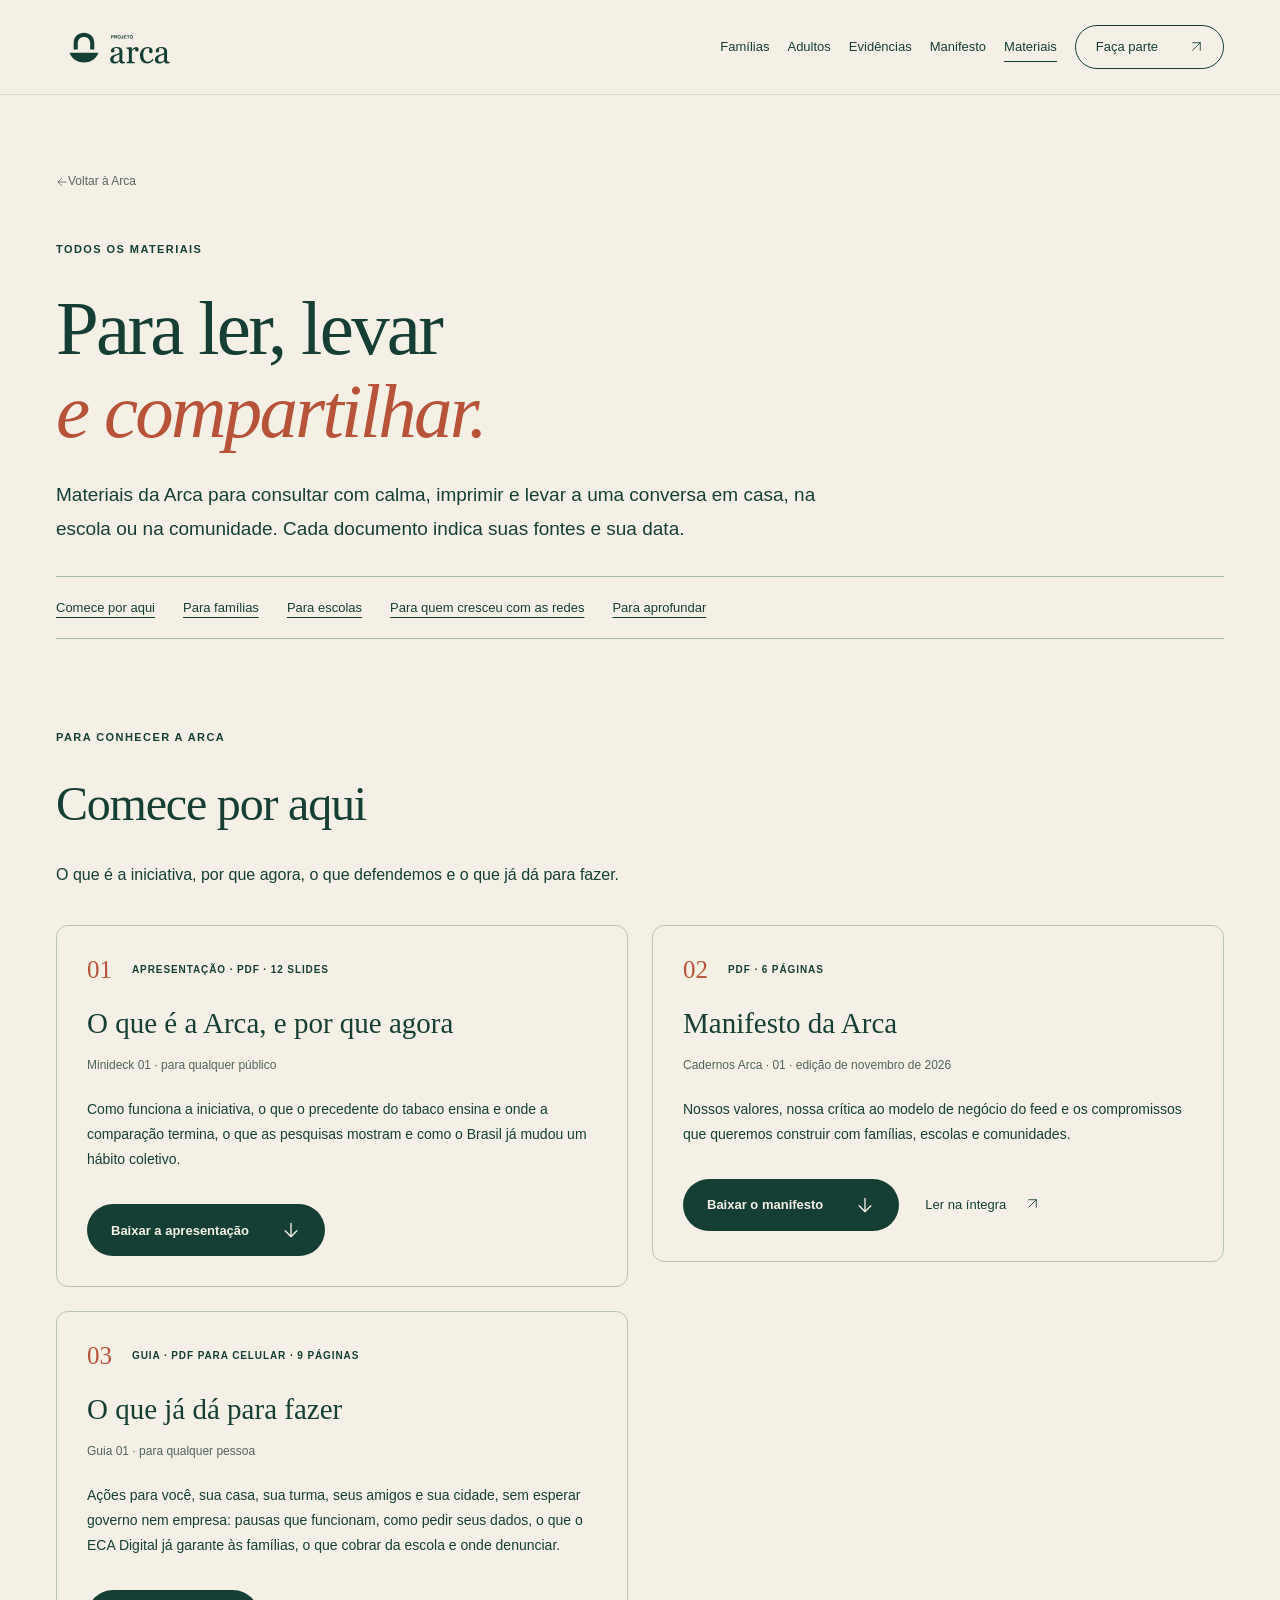
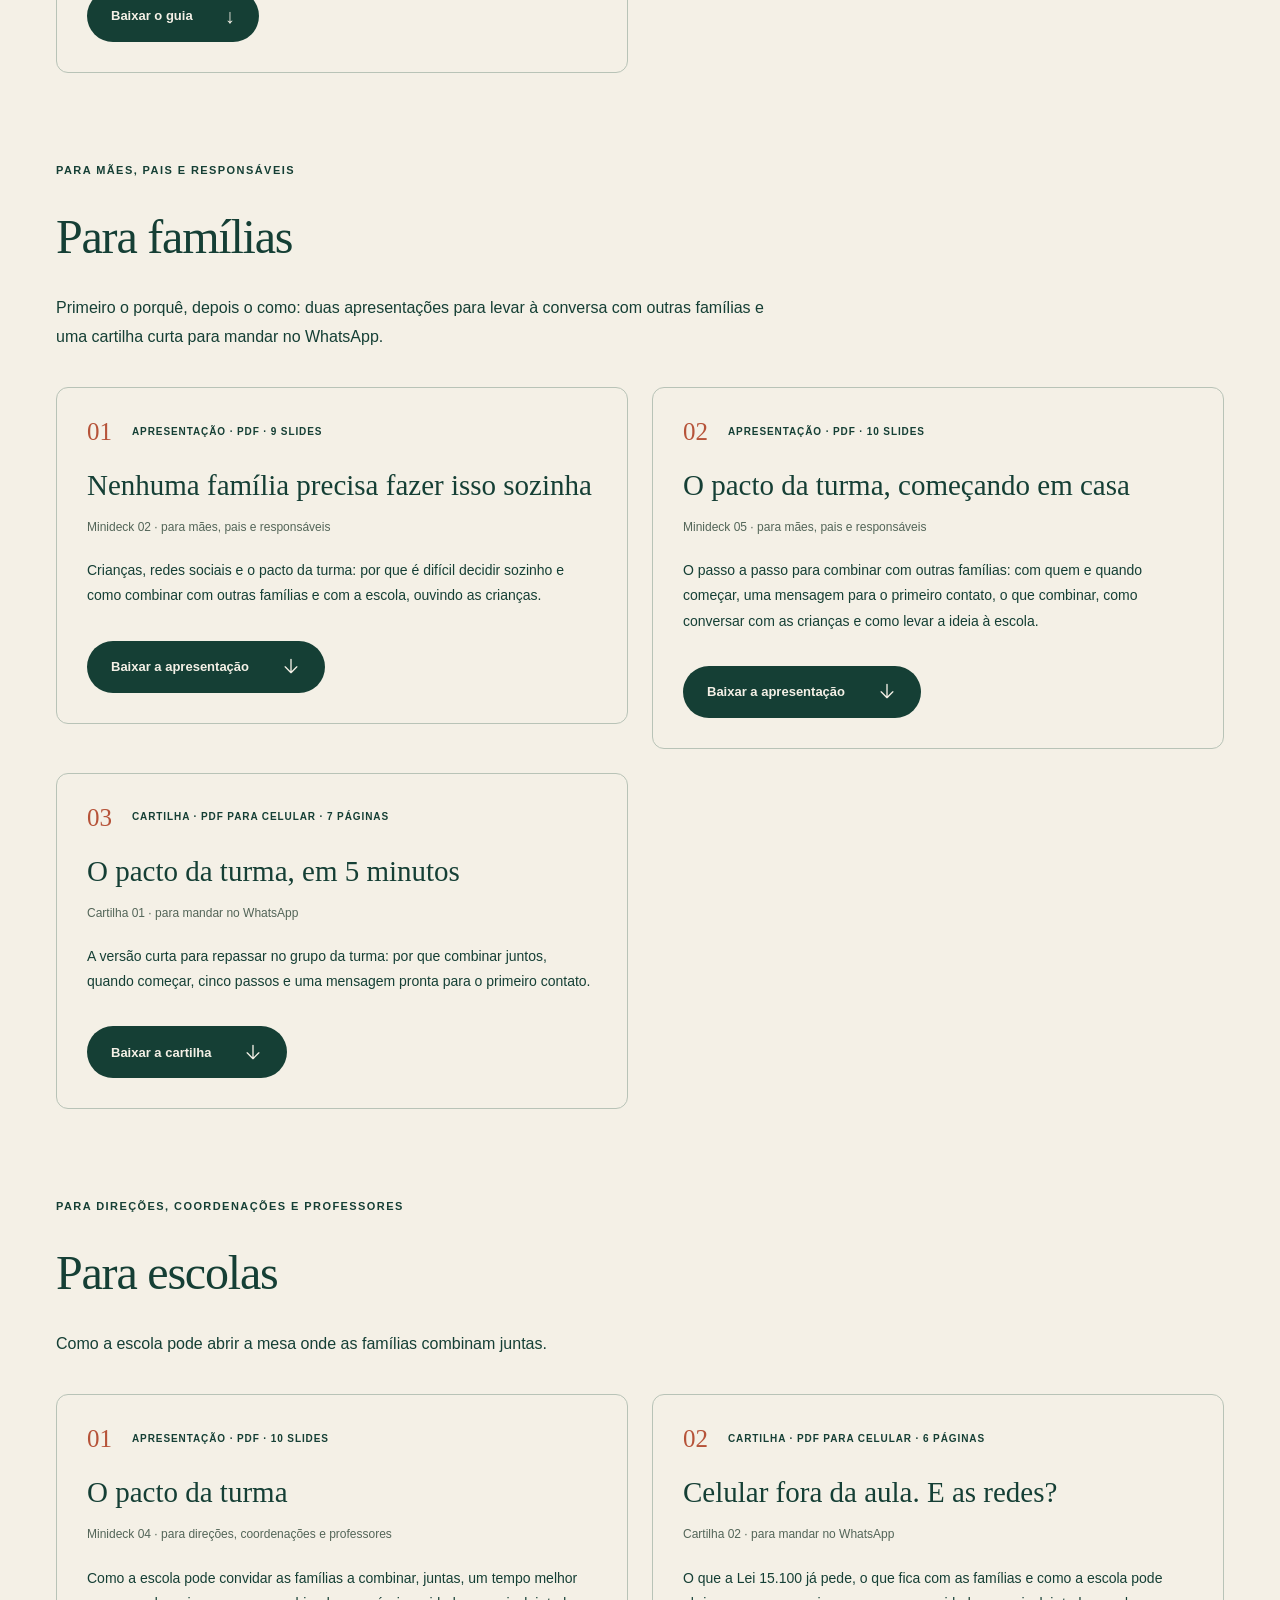
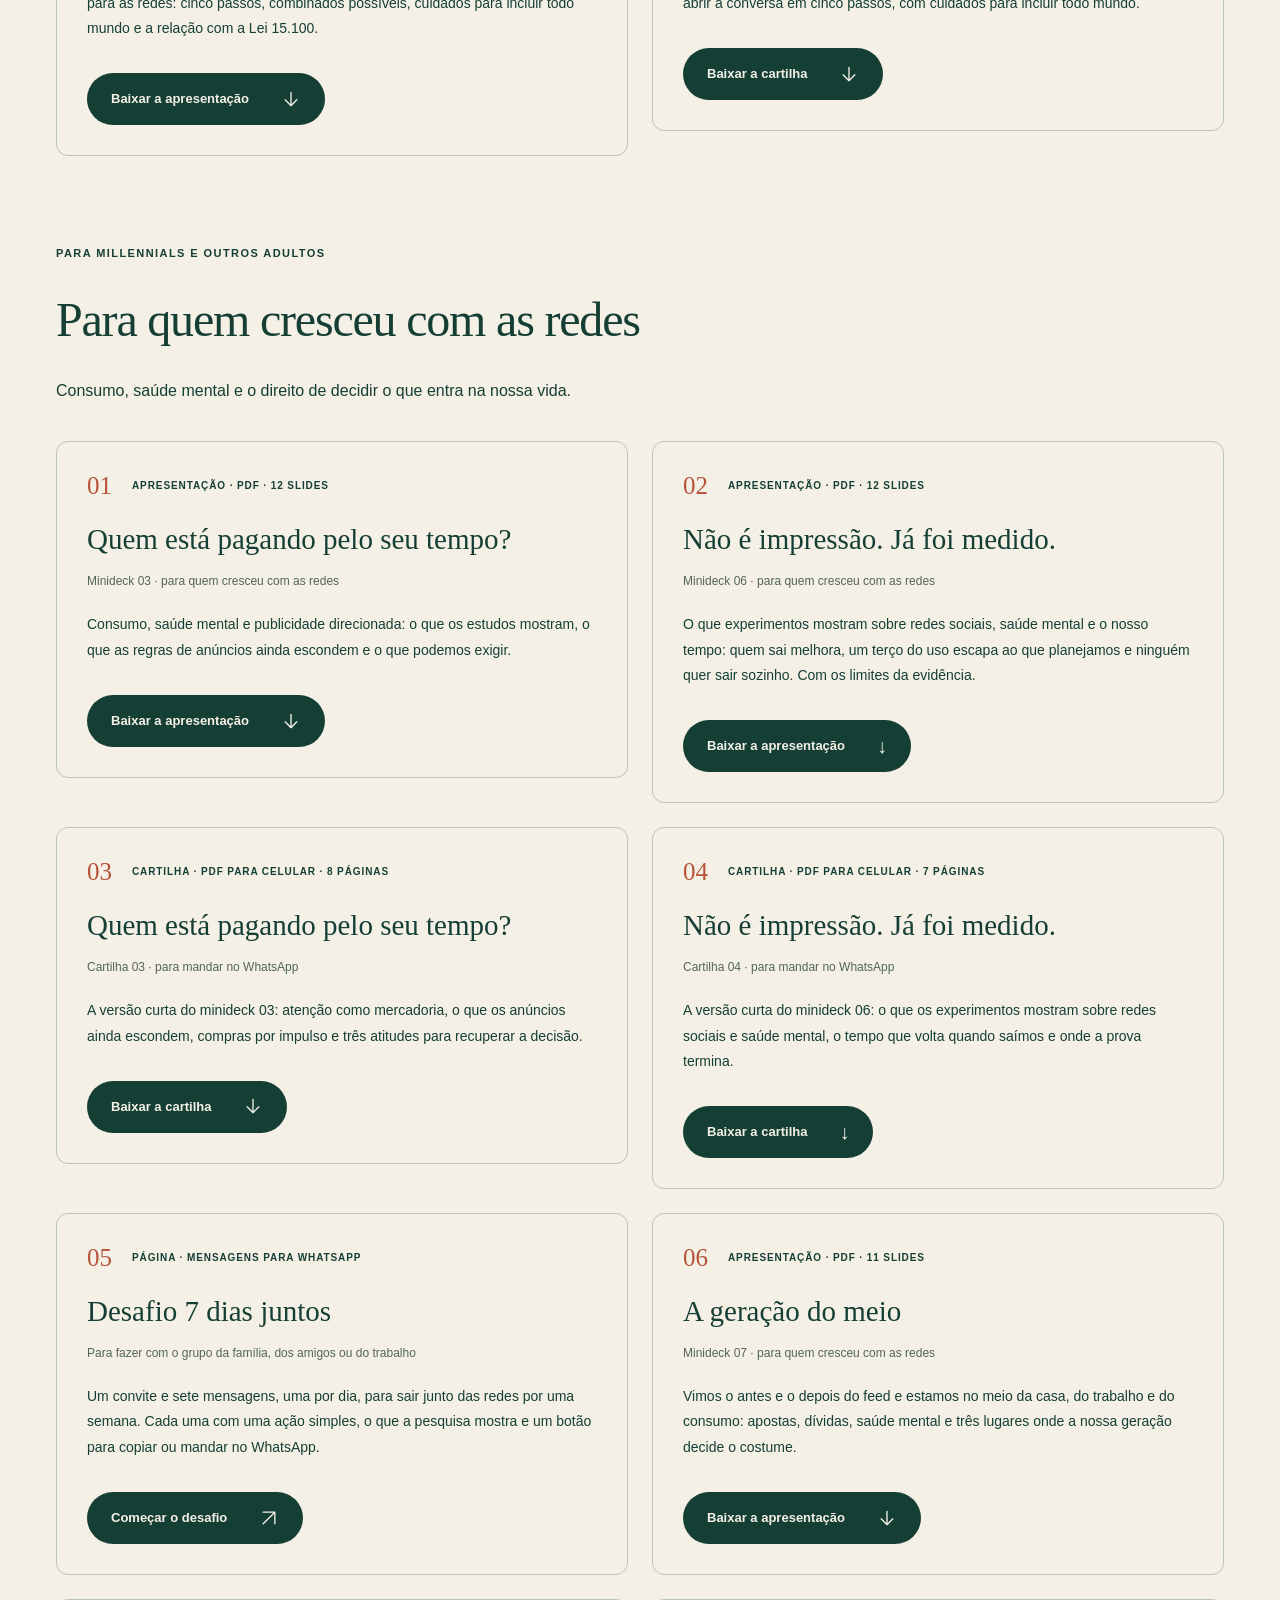
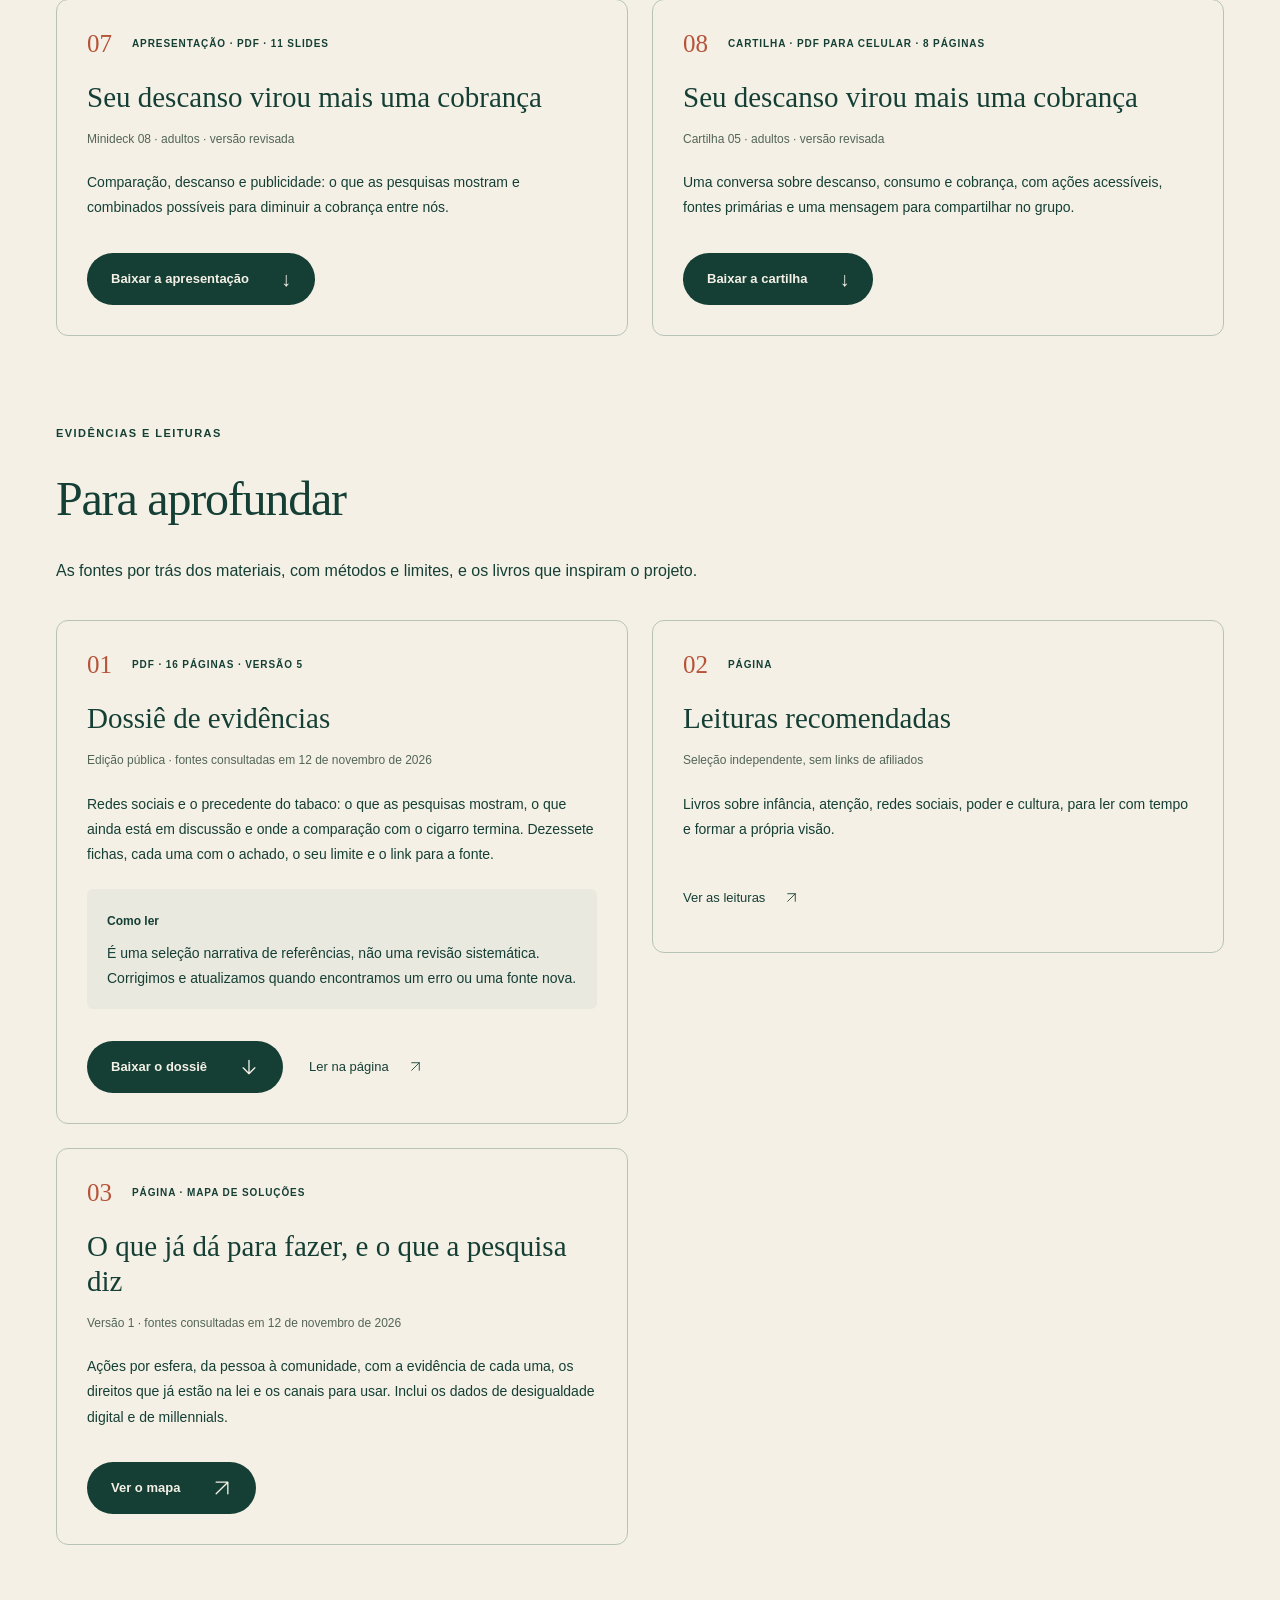
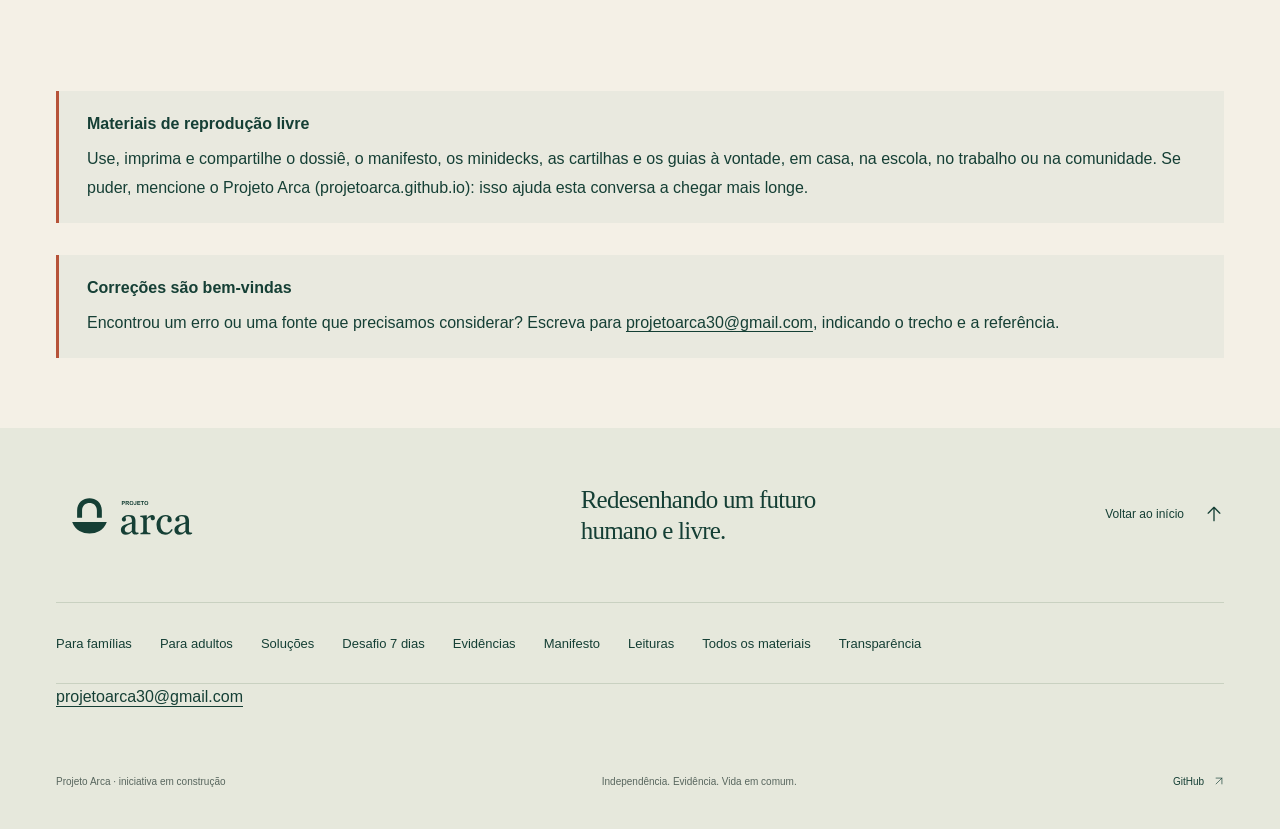
<file: recursos.html>
<!doctype html>
<html lang="pt-BR">
<head>
<meta charset="utf-8">
<meta name="viewport" content="width=device-width, initial-scale=1">
<title>Todos os materiais — Projeto Arca</title>
<meta name="description" content="Materiais do Projeto Arca para baixar, ler e compartilhar: dossiê de evidências, manifesto e leituras.">
<meta property="og:title" content="Todos os materiais — Projeto Arca">
<meta property="og:description" content="Uma seleção sobre atenção, autonomia e tecnologia. Links para a Amazon Brasil sem afiliação ou comissão.">
<meta property="og:image" content="https://projetoarca.github.io/assets/capa-github.png">
<meta property="og:type" content="website">
<meta property="og:url" content="https://projetoarca.github.io/recursos.html">
<meta name="theme-color" content="#153F35">
<link rel="canonical" href="https://projetoarca.github.io/recursos.html">
<link rel="icon" href="assets/favicon.svg" type="image/svg+xml">
<link rel="stylesheet" href="assets/site.css?v=20261112-solucoes">
<script src="assets/site.js?v=20261112-solucoes" defer></script>
</head>
<body>
<a class="skip" href="#conteudo">Pular para o conteúdo</a>
<header class="header">
  <div class="wrap header-inner">
    <a class="brand" href="index.html#topo" aria-label="Projeto Arca, início"><img src="assets/logo-verde.svg" alt="Projeto Arca" width="148" height="56"></a>
    <button class="menu-toggle" type="button" aria-expanded="false" aria-controls="nav">Menu <span aria-hidden="true">+</span></button>
    <nav id="nav" aria-label="Principal">
      <a href="familias.html">Famílias</a><a href="adultos.html">Adultos</a><a href="evidencias.html">Evidências</a><a href="manifesto.html">Manifesto</a><a href="recursos.html" aria-current="page">Materiais</a><a class="nav-action" href="index.html#participacao">Faça parte <span aria-hidden="true"><svg class="ui-icon" viewBox="0 0 24 24" aria-hidden="true" focusable="false"><path d="M5 19 19 5M5 5h14v14"/></svg></span></a>
    </nav>
  </div>
</header>
<main id="conteudo" class="evidence-page">
<header class="research-hero wrap"><a class="reading-back" href="index.html"><svg class="ui-icon" viewBox="0 0 24 24" aria-hidden="true" focusable="false"><path d="M20 12H4m7-7-7 7 7 7"/></svg> Voltar à Arca</a><p class="eyebrow">Todos os materiais</p><h1>Para ler, levar<br><em>e compartilhar.</em></h1><p class="research-intro">Materiais da Arca para consultar com calma, imprimir e levar a uma conversa em casa, na escola ou na comunidade. Cada documento indica suas fontes e sua data.</p><nav class="research-nav" aria-label="Seções desta página" style="margin-top:30px"><a href="#comece">Comece por aqui</a><a href="#familias">Para famílias</a><a href="#escolas">Para escolas</a><a href="#adultos">Para quem cresceu com as redes</a><a href="#aprofundar">Para aprofundar</a></nav></header>
<section class="research-section wrap" id="comece" aria-labelledby="title-comece" style="padding-block:44px"><p class="eyebrow">Para conhecer a Arca</p><h2 id="title-comece">Comece por aqui</h2><p style="max-width:720px;font-size:16px">O que é a iniciativa, por que agora, o que defendemos e o que já dá para fazer.</p><div class="sources-grid"><article class="source-card" id="recurso-minideck-01" aria-labelledby="title-recurso-minideck-01"><div class="source-top"><span class="source-num">01</span><span class="source-tag">Apresentação · PDF · 12 slides</span></div><h3 id="title-recurso-minideck-01">O que é a Arca, e por que agora</h3><p class="source-ref">Minideck 01 · para qualquer público</p><p>Como funciona a iniciativa, o que o precedente do tabaco ensina e onde a comparação termina, o que as pesquisas mostram e como o Brasil já mudou um hábito coletivo.</p><div class="actions"><a class="button" href="downloads/minideck-01-o-que-e-a-arca.pdf" download>Baixar a apresentação <span aria-hidden="true"><svg class="ui-icon" viewBox="0 0 24 24" aria-hidden="true" focusable="false"><path d="M12 4v16m-7-7 7 7 7-7"/></svg></span></a></div></article><article class="source-card" id="recurso-manifesto" aria-labelledby="title-recurso-manifesto"><div class="source-top"><span class="source-num">02</span><span class="source-tag">PDF · 6 páginas</span></div><h3 id="title-recurso-manifesto">Manifesto da Arca</h3><p class="source-ref">Cadernos Arca · 01 · edição de novembro de 2026</p><p>Nossos valores, nossa crítica ao modelo de negócio do feed e os compromissos que queremos construir com famílias, escolas e comunidades.</p><div class="actions"><a class="button" href="downloads/manifesto-arca.pdf" download>Baixar o manifesto <span aria-hidden="true"><svg class="ui-icon" viewBox="0 0 24 24" aria-hidden="true" focusable="false"><path d="M12 4v16m-7-7 7 7 7-7"/></svg></span></a><a class="text-link" href="manifesto.html">Ler na íntegra <span aria-hidden="true"><svg class="ui-icon" viewBox="0 0 24 24" aria-hidden="true" focusable="false"><path d="M5 19 19 5M5 5h14v14"/></svg></span></a></div></article><article class="source-card" id="recurso-guia-01" aria-labelledby="title-recurso-guia-01"><div class="source-top"><span class="source-num">03</span><span class="source-tag">Guia · PDF para celular · 9 páginas</span></div><h3 id="title-recurso-guia-01">O que já dá para fazer</h3><p class="source-ref">Guia 01 · para qualquer pessoa</p><p>Ações para você, sua casa, sua turma, seus amigos e sua cidade, sem esperar governo nem empresa: pausas que funcionam, como pedir seus dados, o que o ECA Digital já garante às famílias, o que cobrar da escola e onde denunciar.</p><div class="actions"><a class="button" href="downloads/guia-01-o-que-ja-da-para-fazer.pdf" download>Baixar o guia <span aria-hidden="true">↓</span></a></div></article></div></section>
<section class="research-section wrap" id="familias" aria-labelledby="title-familias" style="padding-block:44px"><p class="eyebrow">Para mães, pais e responsáveis</p><h2 id="title-familias">Para famílias</h2><p style="max-width:720px;font-size:16px">Primeiro o porquê, depois o como: duas apresentações para levar à conversa com outras famílias e uma cartilha curta para mandar no WhatsApp.</p><div class="sources-grid"><article class="source-card" id="recurso-minideck-02" aria-labelledby="title-recurso-minideck-02"><div class="source-top"><span class="source-num">01</span><span class="source-tag">Apresentação · PDF · 9 slides</span></div><h3 id="title-recurso-minideck-02">Nenhuma família precisa fazer isso sozinha</h3><p class="source-ref">Minideck 02 · para mães, pais e responsáveis</p><p>Crianças, redes sociais e o pacto da turma: por que é difícil decidir sozinho e como combinar com outras famílias e com a escola, ouvindo as crianças.</p><div class="actions"><a class="button" href="downloads/minideck-02-para-familias.pdf" download>Baixar a apresentação <span aria-hidden="true"><svg class="ui-icon" viewBox="0 0 24 24" aria-hidden="true" focusable="false"><path d="M12 4v16m-7-7 7 7 7-7"/></svg></span></a></div></article><article class="source-card" id="recurso-minideck-05" aria-labelledby="title-recurso-minideck-05"><div class="source-top"><span class="source-num">02</span><span class="source-tag">Apresentação · PDF · 10 slides</span></div><h3 id="title-recurso-minideck-05">O pacto da turma, começando em casa</h3><p class="source-ref">Minideck 05 · para mães, pais e responsáveis</p><p>O passo a passo para combinar com outras famílias: com quem e quando começar, uma mensagem para o primeiro contato, o que combinar, como conversar com as crianças e como levar a ideia à escola.</p><div class="actions"><a class="button" href="downloads/minideck-05-pacto-da-turma-familias.pdf" download>Baixar a apresentação <span aria-hidden="true"><svg class="ui-icon" viewBox="0 0 24 24" aria-hidden="true" focusable="false"><path d="M12 4v16m-7-7 7 7 7-7"/></svg></span></a></div></article><article class="source-card" id="recurso-cartilha-01" aria-labelledby="title-recurso-cartilha-01"><div class="source-top"><span class="source-num">03</span><span class="source-tag">Cartilha · PDF para celular · 7 páginas</span></div><h3 id="title-recurso-cartilha-01">O pacto da turma, em 5 minutos</h3><p class="source-ref">Cartilha 01 · para mandar no WhatsApp</p><p>A versão curta para repassar no grupo da turma: por que combinar juntos, quando começar, cinco passos e uma mensagem pronta para o primeiro contato.</p><div class="actions"><a class="button" href="downloads/cartilha-01-pacto-da-turma-familias.pdf" download>Baixar a cartilha <span aria-hidden="true"><svg class="ui-icon" viewBox="0 0 24 24" aria-hidden="true" focusable="false"><path d="M12 4v16m-7-7 7 7 7-7"/></svg></span></a></div></article></div></section>
<section class="research-section wrap" id="escolas" aria-labelledby="title-escolas" style="padding-block:44px"><p class="eyebrow">Para direções, coordenações e professores</p><h2 id="title-escolas">Para escolas</h2><p style="max-width:720px;font-size:16px">Como a escola pode abrir a mesa onde as famílias combinam juntas.</p><div class="sources-grid"><article class="source-card" id="recurso-minideck-04" aria-labelledby="title-recurso-minideck-04"><div class="source-top"><span class="source-num">01</span><span class="source-tag">Apresentação · PDF · 10 slides</span></div><h3 id="title-recurso-minideck-04">O pacto da turma</h3><p class="source-ref">Minideck 04 · para direções, coordenações e professores</p><p>Como a escola pode convidar as famílias a combinar, juntas, um tempo melhor para as redes: cinco passos, combinados possíveis, cuidados para incluir todo mundo e a relação com a Lei 15.100.</p><div class="actions"><a class="button" href="downloads/minideck-04-pacto-da-turma-escolas.pdf" download>Baixar a apresentação <span aria-hidden="true"><svg class="ui-icon" viewBox="0 0 24 24" aria-hidden="true" focusable="false"><path d="M12 4v16m-7-7 7 7 7-7"/></svg></span></a></div></article><article class="source-card" id="recurso-cartilha-02" aria-labelledby="title-recurso-cartilha-02"><div class="source-top"><span class="source-num">02</span><span class="source-tag">Cartilha · PDF para celular · 6 páginas</span></div><h3 id="title-recurso-cartilha-02">Celular fora da aula. E as redes?</h3><p class="source-ref">Cartilha 02 · para mandar no WhatsApp</p><p>O que a Lei 15.100 já pede, o que fica com as famílias e como a escola pode abrir a conversa em cinco passos, com cuidados para incluir todo mundo.</p><div class="actions"><a class="button" href="downloads/cartilha-02-pacto-da-turma-escolas.pdf" download>Baixar a cartilha <span aria-hidden="true"><svg class="ui-icon" viewBox="0 0 24 24" aria-hidden="true" focusable="false"><path d="M12 4v16m-7-7 7 7 7-7"/></svg></span></a></div></article></div></section>
<section class="research-section wrap" id="adultos" aria-labelledby="title-adultos" style="padding-block:44px"><p class="eyebrow">Para millennials e outros adultos</p><h2 id="title-adultos">Para quem cresceu com as redes</h2><p style="max-width:720px;font-size:16px">Consumo, saúde mental e o direito de decidir o que entra na nossa vida.</p><div class="sources-grid"><article class="source-card" id="recurso-minideck-03" aria-labelledby="title-recurso-minideck-03"><div class="source-top"><span class="source-num">01</span><span class="source-tag">Apresentação · PDF · 12 slides</span></div><h3 id="title-recurso-minideck-03">Quem está pagando pelo seu tempo?</h3><p class="source-ref">Minideck 03 · para quem cresceu com as redes</p><p>Consumo, saúde mental e publicidade direcionada: o que os estudos mostram, o que as regras de anúncios ainda escondem e o que podemos exigir.</p><div class="actions"><a class="button" href="downloads/minideck-03-quem-paga-pelo-seu-tempo.pdf" download>Baixar a apresentação <span aria-hidden="true"><svg class="ui-icon" viewBox="0 0 24 24" aria-hidden="true" focusable="false"><path d="M12 4v16m-7-7 7 7 7-7"/></svg></span></a></div></article><article class="source-card" id="recurso-minideck-06" aria-labelledby="title-recurso-minideck-06"><div class="source-top"><span class="source-num">02</span><span class="source-tag">Apresentação · PDF · 12 slides</span></div><h3 id="title-recurso-minideck-06">Não é impressão. Já foi medido.</h3><p class="source-ref">Minideck 06 · para quem cresceu com as redes</p><p>O que experimentos mostram sobre redes sociais, saúde mental e o nosso tempo: quem sai melhora, um terço do uso escapa ao que planejamos e ninguém quer sair sozinho. Com os limites da evidência.</p><div class="actions"><a class="button" href="downloads/minideck-06-ja-foi-medido.pdf" download>Baixar a apresentação <span aria-hidden="true">↓</span></a></div></article><article class="source-card" id="recurso-cartilha-03" aria-labelledby="title-recurso-cartilha-03"><div class="source-top"><span class="source-num">03</span><span class="source-tag">Cartilha · PDF para celular · 8 páginas</span></div><h3 id="title-recurso-cartilha-03">Quem está pagando pelo seu tempo?</h3><p class="source-ref">Cartilha 03 · para mandar no WhatsApp</p><p>A versão curta do minideck 03: atenção como mercadoria, o que os anúncios ainda escondem, compras por impulso e três atitudes para recuperar a decisão.</p><div class="actions"><a class="button" href="downloads/cartilha-03-quem-paga-pelo-seu-tempo.pdf" download>Baixar a cartilha <span aria-hidden="true"><svg class="ui-icon" viewBox="0 0 24 24" aria-hidden="true" focusable="false"><path d="M12 4v16m-7-7 7 7 7-7"/></svg></span></a></div></article><article class="source-card" id="recurso-cartilha-04" aria-labelledby="title-recurso-cartilha-04"><div class="source-top"><span class="source-num">04</span><span class="source-tag">Cartilha · PDF para celular · 7 páginas</span></div><h3 id="title-recurso-cartilha-04">Não é impressão. Já foi medido.</h3><p class="source-ref">Cartilha 04 · para mandar no WhatsApp</p><p>A versão curta do minideck 06: o que os experimentos mostram sobre redes sociais e saúde mental, o tempo que volta quando saímos e onde a prova termina.</p><div class="actions"><a class="button" href="downloads/cartilha-04-ja-foi-medido.pdf" download>Baixar a cartilha <span aria-hidden="true">↓</span></a></div></article><article class="source-card" id="recurso-desafio" aria-labelledby="title-recurso-desafio"><div class="source-top"><span class="source-num">05</span><span class="source-tag">Página · mensagens para WhatsApp</span></div><h3 id="title-recurso-desafio">Desafio 7 dias juntos</h3><p class="source-ref">Para fazer com o grupo da família, dos amigos ou do trabalho</p><p>Um convite e sete mensagens, uma por dia, para sair junto das redes por uma semana. Cada uma com uma ação simples, o que a pesquisa mostra e um botão para copiar ou mandar no WhatsApp.</p><div class="actions"><a class="button" href="desafio.html">Começar o desafio <span aria-hidden="true"><svg class="ui-icon" viewBox="0 0 24 24" aria-hidden="true" focusable="false"><path d="M5 19 19 5M5 5h14v14"/></svg></span></a></div></article><article class="source-card" id="recurso-minideck-07" aria-labelledby="title-recurso-minideck-07"><div class="source-top"><span class="source-num">06</span><span class="source-tag">Apresentação · PDF · 11 slides</span></div><h3 id="title-recurso-minideck-07">A geração do meio</h3><p class="source-ref">Minideck 07 · para quem cresceu com as redes</p><p>Vimos o antes e o depois do feed e estamos no meio da casa, do trabalho e do consumo: apostas, dívidas, saúde mental e três lugares onde a nossa geração decide o costume.</p><div class="actions"><a class="button" href="downloads/minideck-07-a-geracao-do-meio.pdf" download>Baixar a apresentação <span aria-hidden="true"><svg class="ui-icon" viewBox="0 0 24 24" aria-hidden="true" focusable="false"><path d="M12 4v16m-7-7 7 7 7-7"/></svg></span></a></div></article><article class="source-card" id="recurso-minideck-08" aria-labelledby="title-recurso-minideck-08"><div class="source-top"><span class="source-num">07</span><span class="source-tag">Apresentação · PDF · 11 slides</span></div><h3 id="title-recurso-minideck-08">Seu descanso virou mais uma cobrança</h3><p class="source-ref">Minideck 08 · adultos · versão revisada</p><p>Comparação, descanso e publicidade: o que as pesquisas mostram e combinados possíveis para diminuir a cobrança entre nós.</p><div class="actions"><a class="button" href="downloads/minideck-08-seu-descanso-virou-cobranca.pdf" download>Baixar a apresentação <span aria-hidden="true">↓</span></a></div></article><article class="source-card" id="recurso-cartilha-05" aria-labelledby="title-recurso-cartilha-05"><div class="source-top"><span class="source-num">08</span><span class="source-tag">Cartilha · PDF para celular · 8 páginas</span></div><h3 id="title-recurso-cartilha-05">Seu descanso virou mais uma cobrança</h3><p class="source-ref">Cartilha 05 · adultos · versão revisada</p><p>Uma conversa sobre descanso, consumo e cobrança, com ações acessíveis, fontes primárias e uma mensagem para compartilhar no grupo.</p><div class="actions"><a class="button" href="downloads/cartilha-05-seu-descanso-virou-cobranca.pdf" download>Baixar a cartilha <span aria-hidden="true">↓</span></a></div></article></div></section>
<section class="research-section wrap" id="aprofundar" aria-labelledby="title-aprofundar" style="padding-block:44px"><p class="eyebrow">Evidências e leituras</p><h2 id="title-aprofundar">Para aprofundar</h2><p style="max-width:720px;font-size:16px">As fontes por trás dos materiais, com métodos e limites, e os livros que inspiram o projeto.</p><div class="sources-grid"><article class="source-card" id="recurso-dossie" aria-labelledby="title-recurso-dossie"><div class="source-top"><span class="source-num">01</span><span class="source-tag">PDF · 16 páginas · versão 5</span></div><h3 id="title-recurso-dossie">Dossiê de evidências</h3><p class="source-ref">Edição pública · fontes consultadas em 12 de novembro de 2026</p><p>Redes sociais e o precedente do tabaco: o que as pesquisas mostram, o que ainda está em discussão e onde a comparação com o cigarro termina. Dezessete fichas, cada uma com o achado, o seu limite e o link para a fonte.</p><div class="source-limit"><strong>Como ler</strong><p>É uma seleção narrativa de referências, não uma revisão sistemática. Corrigimos e atualizamos quando encontramos um erro ou uma fonte nova.</p></div><div class="actions"><a class="button" href="downloads/dossie-evidencias-arca.pdf" download>Baixar o dossiê <span aria-hidden="true"><svg class="ui-icon" viewBox="0 0 24 24" aria-hidden="true" focusable="false"><path d="M12 4v16m-7-7 7 7 7-7"/></svg></span></a><a class="text-link" href="evidencias.html">Ler na página <span aria-hidden="true"><svg class="ui-icon" viewBox="0 0 24 24" aria-hidden="true" focusable="false"><path d="M5 19 19 5M5 5h14v14"/></svg></span></a></div></article><article class="source-card" id="recurso-leituras" aria-labelledby="title-recurso-leituras"><div class="source-top"><span class="source-num">02</span><span class="source-tag">Página</span></div><h3 id="title-recurso-leituras">Leituras recomendadas</h3><p class="source-ref">Seleção independente, sem links de afiliados</p><p>Livros sobre infância, atenção, redes sociais, poder e cultura, para ler com tempo e formar a própria visão.</p><div class="actions"><a class="text-link" href="leituras.html">Ver as leituras <span aria-hidden="true"><svg class="ui-icon" viewBox="0 0 24 24" aria-hidden="true" focusable="false"><path d="M5 19 19 5M5 5h14v14"/></svg></span></a></div></article><article class="source-card" id="recurso-solucoes" aria-labelledby="title-recurso-solucoes"><div class="source-top"><span class="source-num">03</span><span class="source-tag">Página · mapa de soluções</span></div><h3 id="title-recurso-solucoes">O que já dá para fazer, e o que a pesquisa diz</h3><p class="source-ref">Versão 1 · fontes consultadas em 12 de novembro de 2026</p><p>Ações por esfera, da pessoa à comunidade, com a evidência de cada uma, os direitos que já estão na lei e os canais para usar. Inclui os dados de desigualdade digital e de millennials.</p><div class="actions"><a class="button" href="solucoes.html">Ver o mapa <span aria-hidden="true"><svg class="ui-icon" viewBox="0 0 24 24" aria-hidden="true" focusable="false"><path d="M5 19 19 5M5 5h14v14"/></svg></span></a></div></article></div></section>
<section class="research-section wrap" aria-label="Uso dos materiais"><aside class="research-key"><strong>Materiais de reprodução livre</strong><p>Use, imprima e compartilhe o dossiê, o manifesto, os minidecks, as cartilhas e os guias à vontade, em casa, na escola, no trabalho ou na comunidade. Se puder, mencione o Projeto Arca (projetoarca.github.io): isso ajuda esta conversa a chegar mais longe.</p></aside><aside class="research-key"><strong>Correções são bem-vindas</strong><p>Encontrou um erro ou uma fonte que precisamos considerar? Escreva para <a href="mailto:projetoarca30@gmail.com">projetoarca30@gmail.com</a>, indicando o trecho e a referência.</p></aside></section>
</main><footer class="footer"><div class="wrap"><div class="footer-top"><a class="footer-brand" href="index.html" aria-label="Projeto Arca, voltar à página inicial"><img src="assets/logo-verde.svg" width="188" height="71" alt="Projeto Arca"></a><p>Redesenhando um futuro<br>humano e livre.</p><a class="back-top" href="#conteudo">Voltar ao início <span aria-hidden="true"><svg class="ui-icon" viewBox="0 0 24 24" aria-hidden="true" focusable="false"><path d="M12 20V4m-7 7 7-7 7 7"/></svg></span></a></div><nav class="footer-links" aria-label="Mapa do site"><a href="familias.html">Para famílias</a><a href="adultos.html">Para adultos</a><a href="solucoes.html">Soluções</a><a href="desafio.html">Desafio 7 dias</a><a href="evidencias.html">Evidências</a><a href="manifesto.html">Manifesto</a><a href="leituras.html">Leituras</a><a href="recursos.html">Todos os materiais</a><a href="index.html#transparencia">Transparência</a></nav><div class="footer-contact"><a href="mailto:projetoarca30@gmail.com">projetoarca30@gmail.com</a></div><div class="footer-bottom"><span>Projeto Arca · iniciativa em construção</span><span>Independência. Evidência. Vida em comum.</span><a href="https://github.com/projetoarca">GitHub <span aria-hidden="true"><svg class="ui-icon" viewBox="0 0 24 24" aria-hidden="true" focusable="false"><path d="M5 19 19 5M5 5h14v14"/></svg></span></a></div></div></footer>
</body>
</html>
</file>
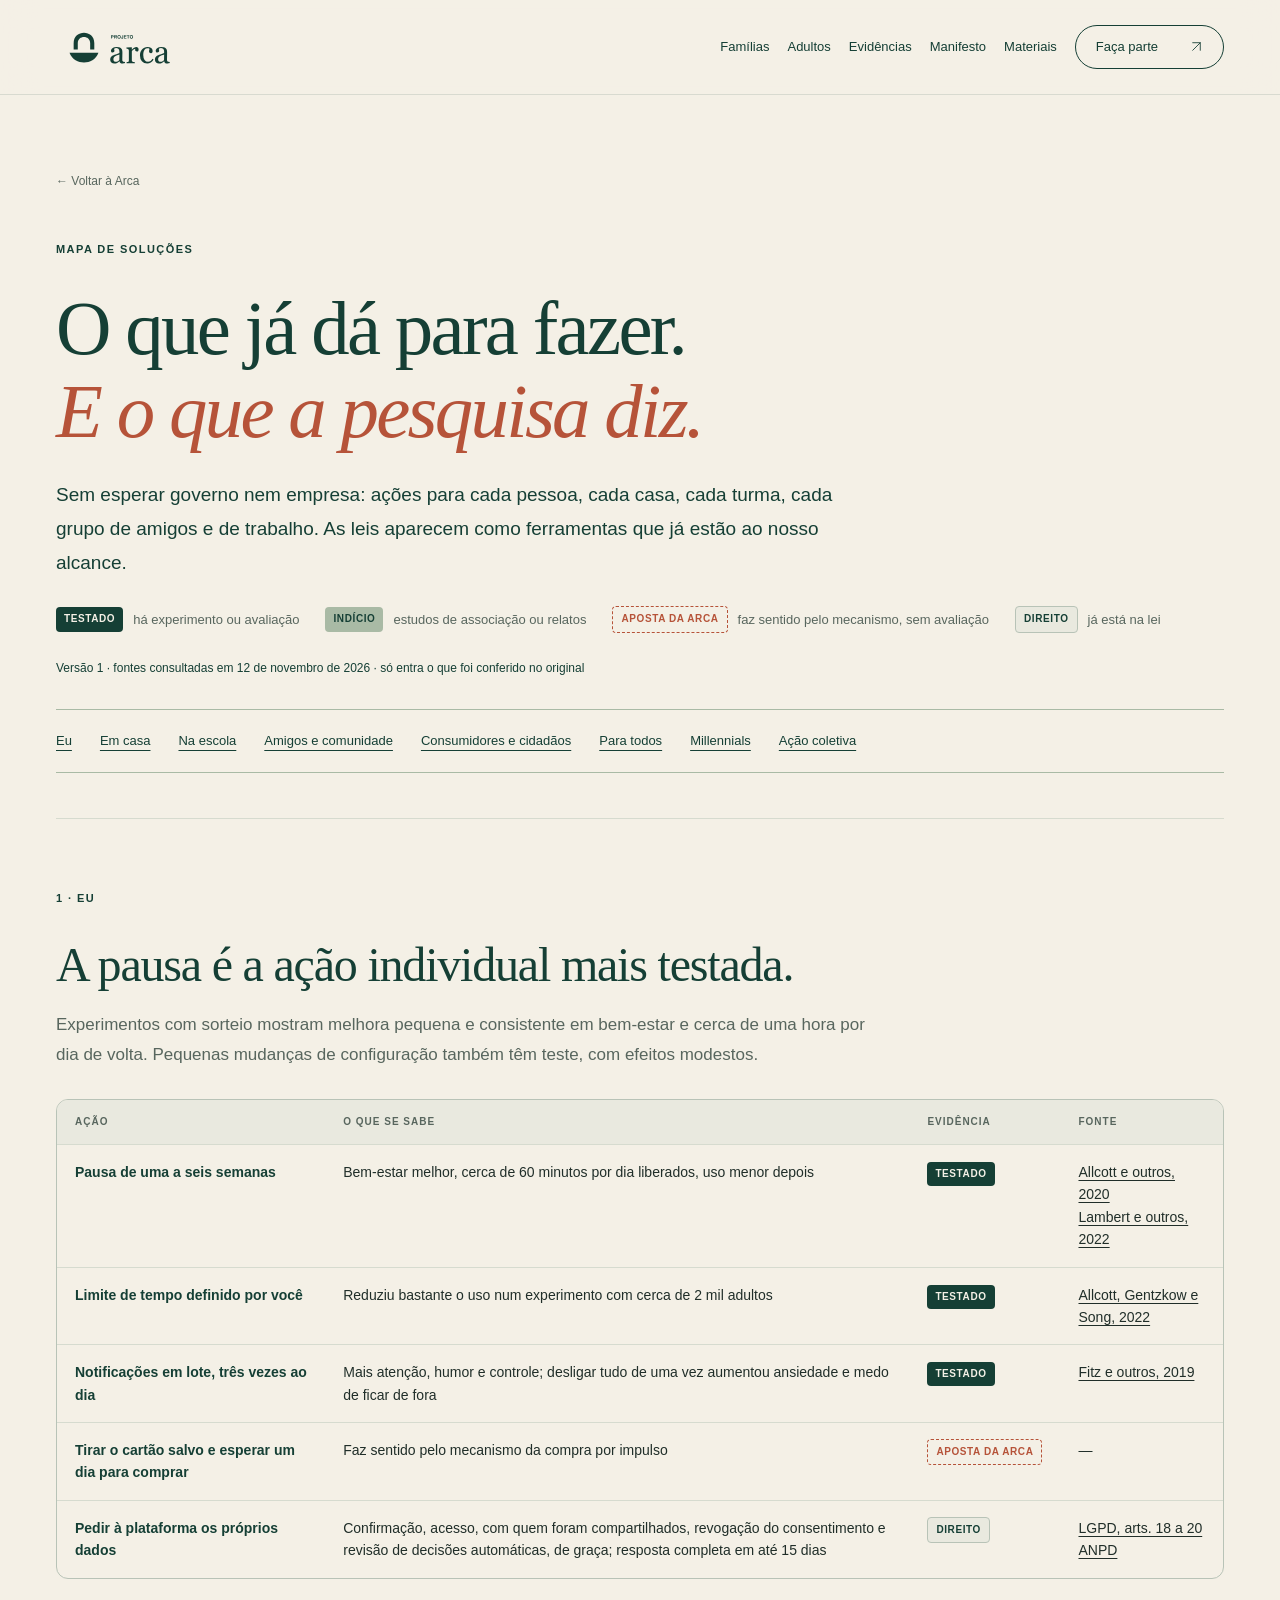
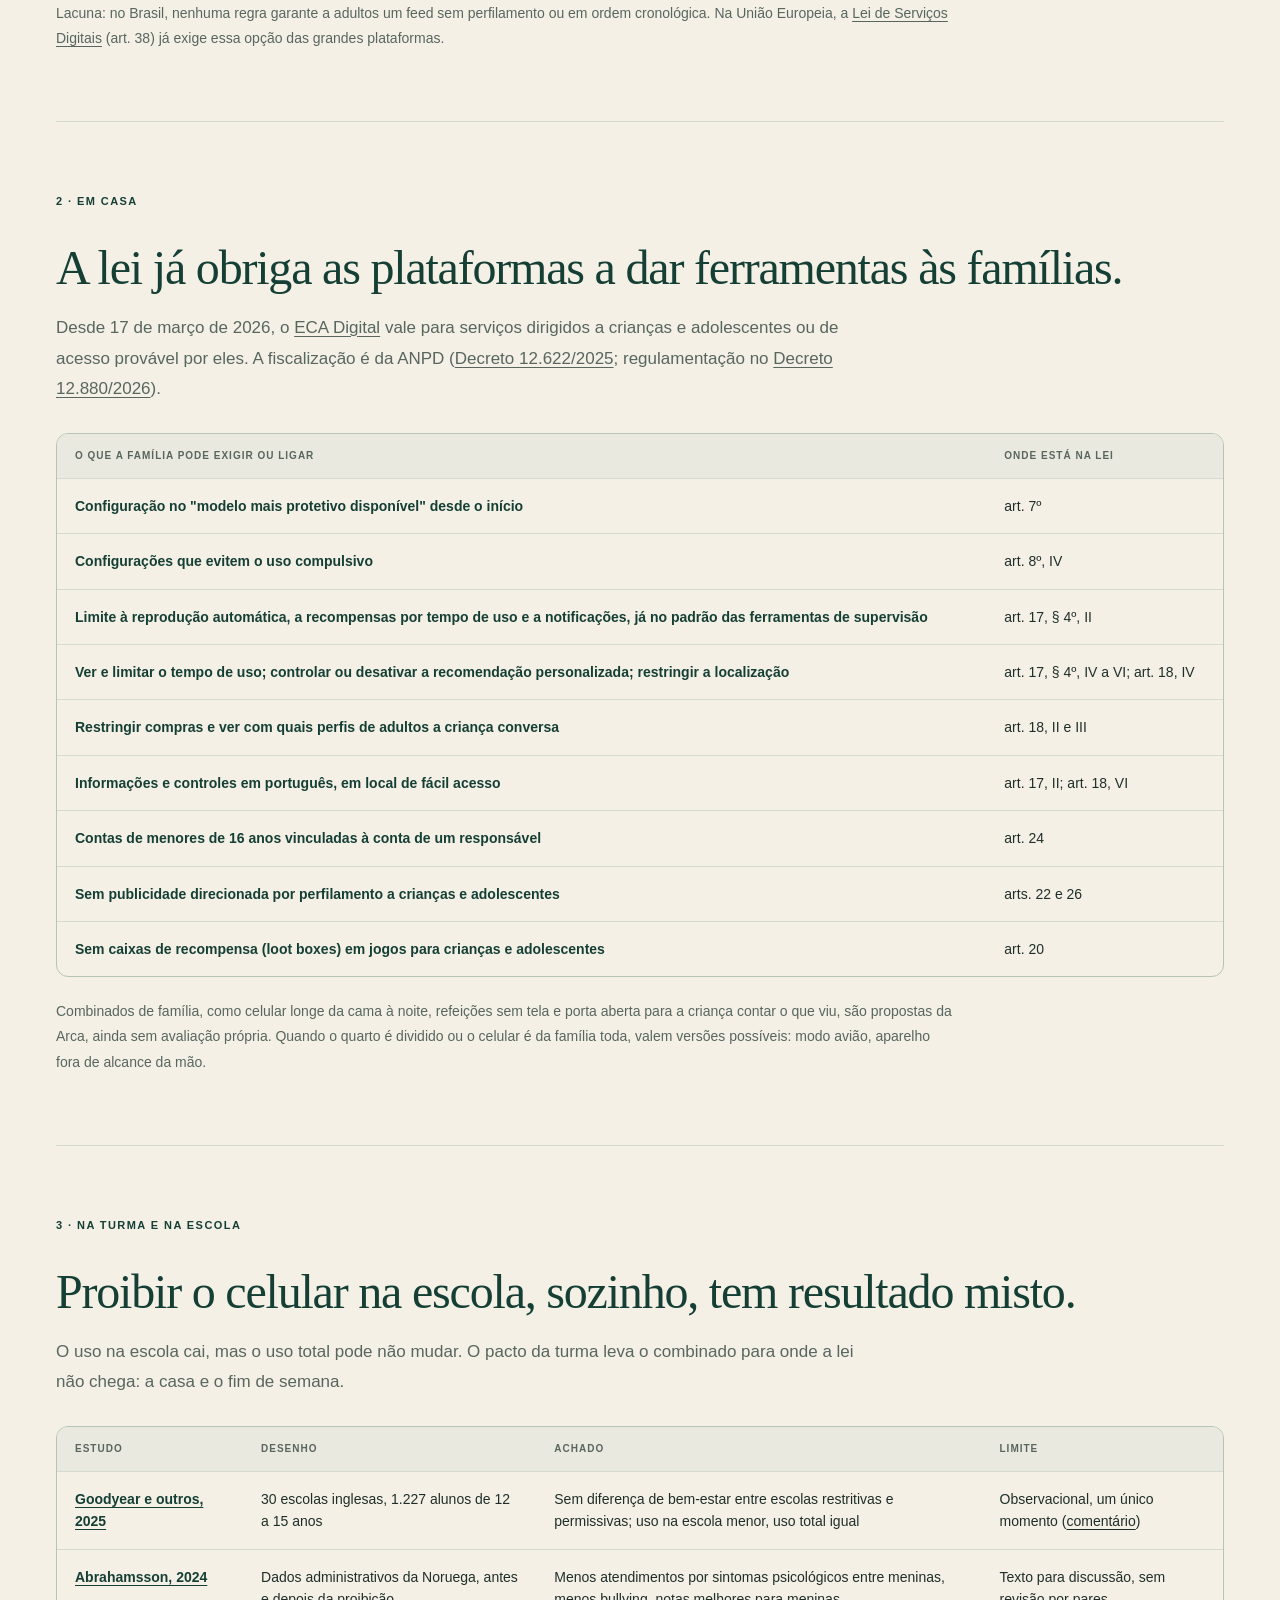
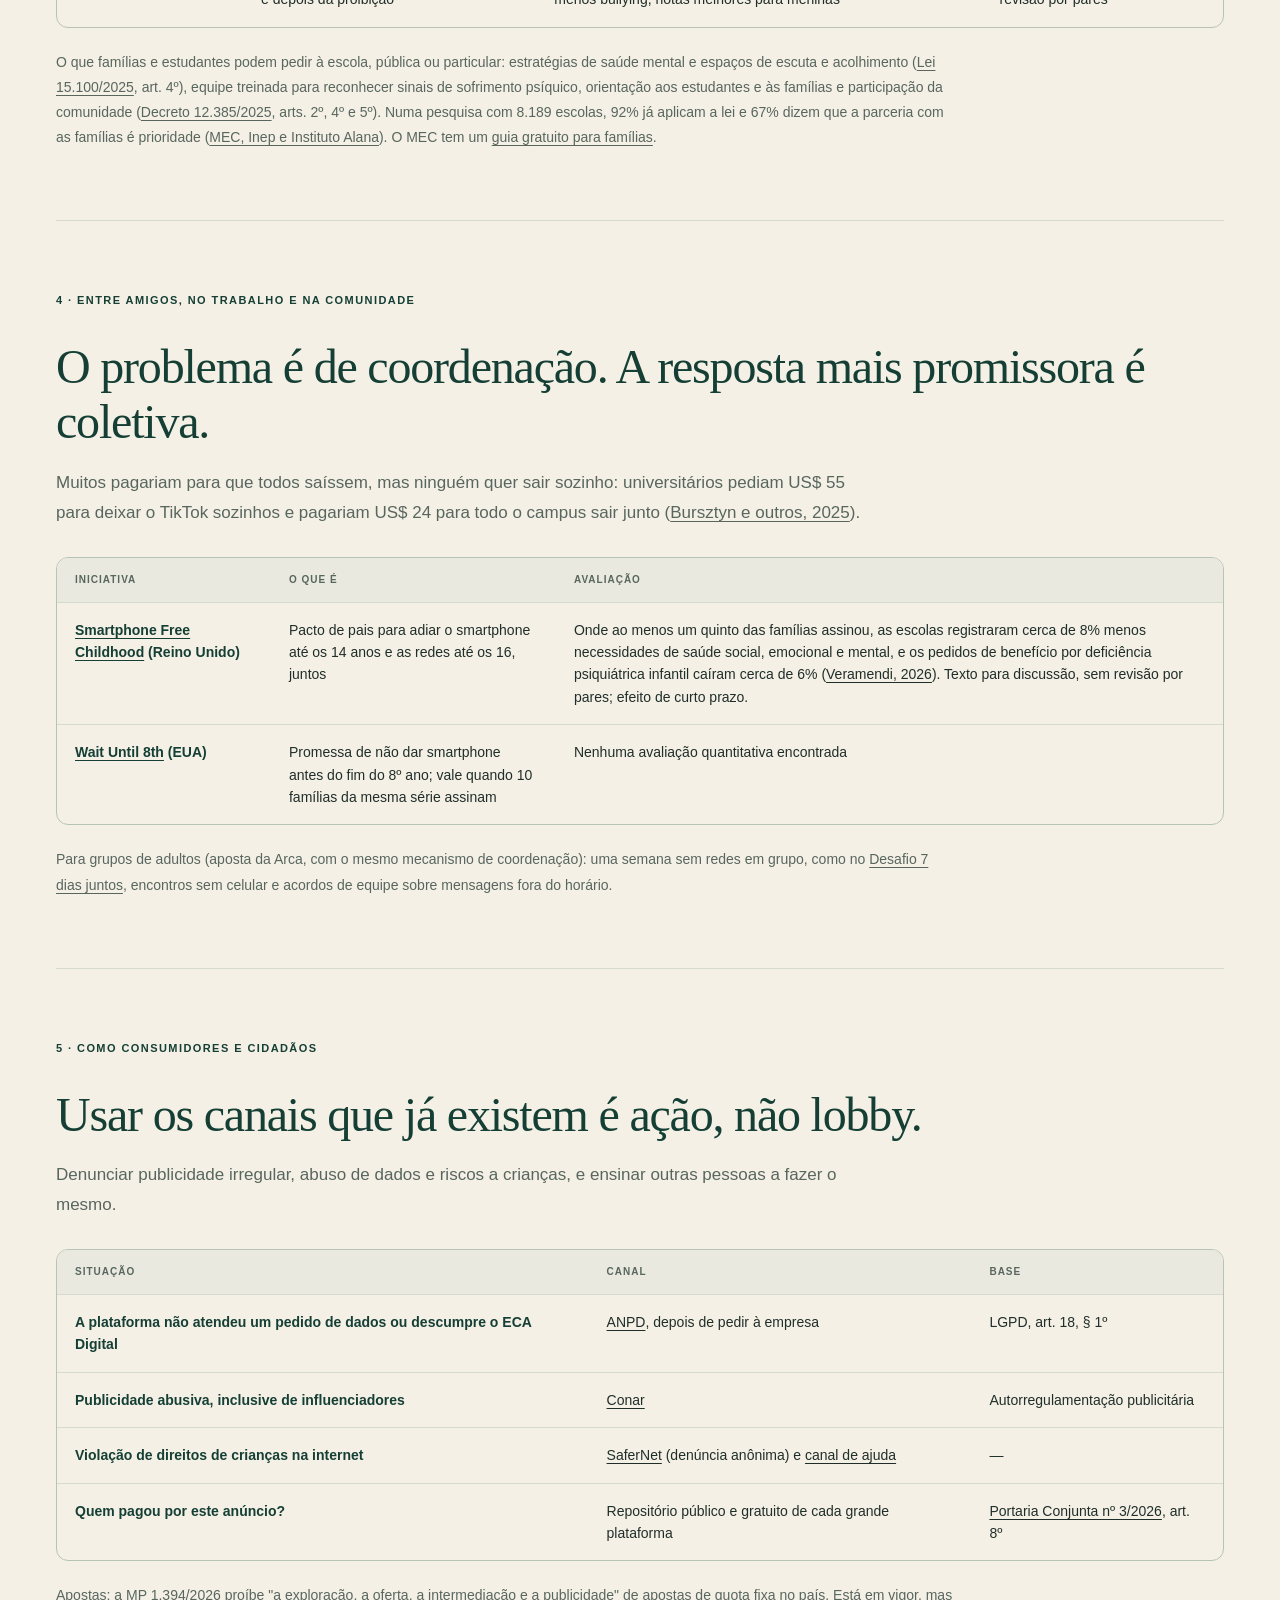
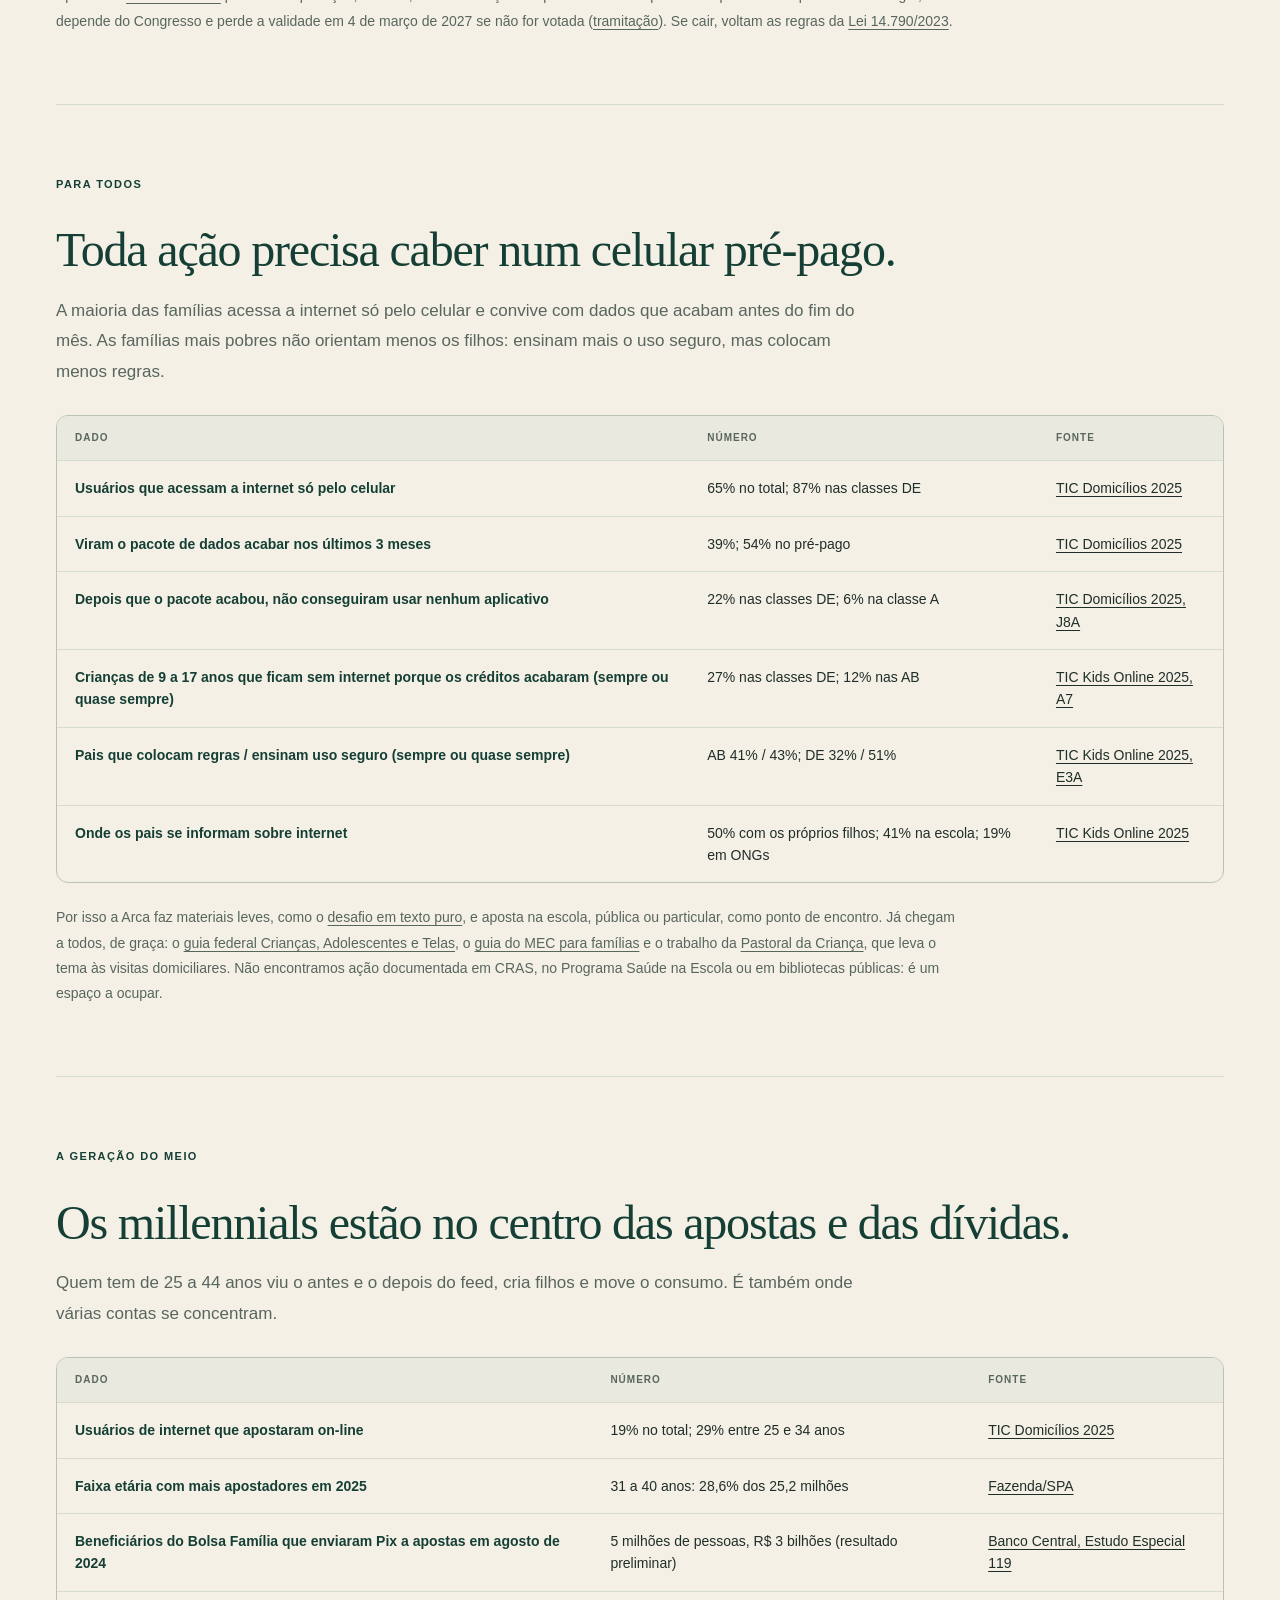
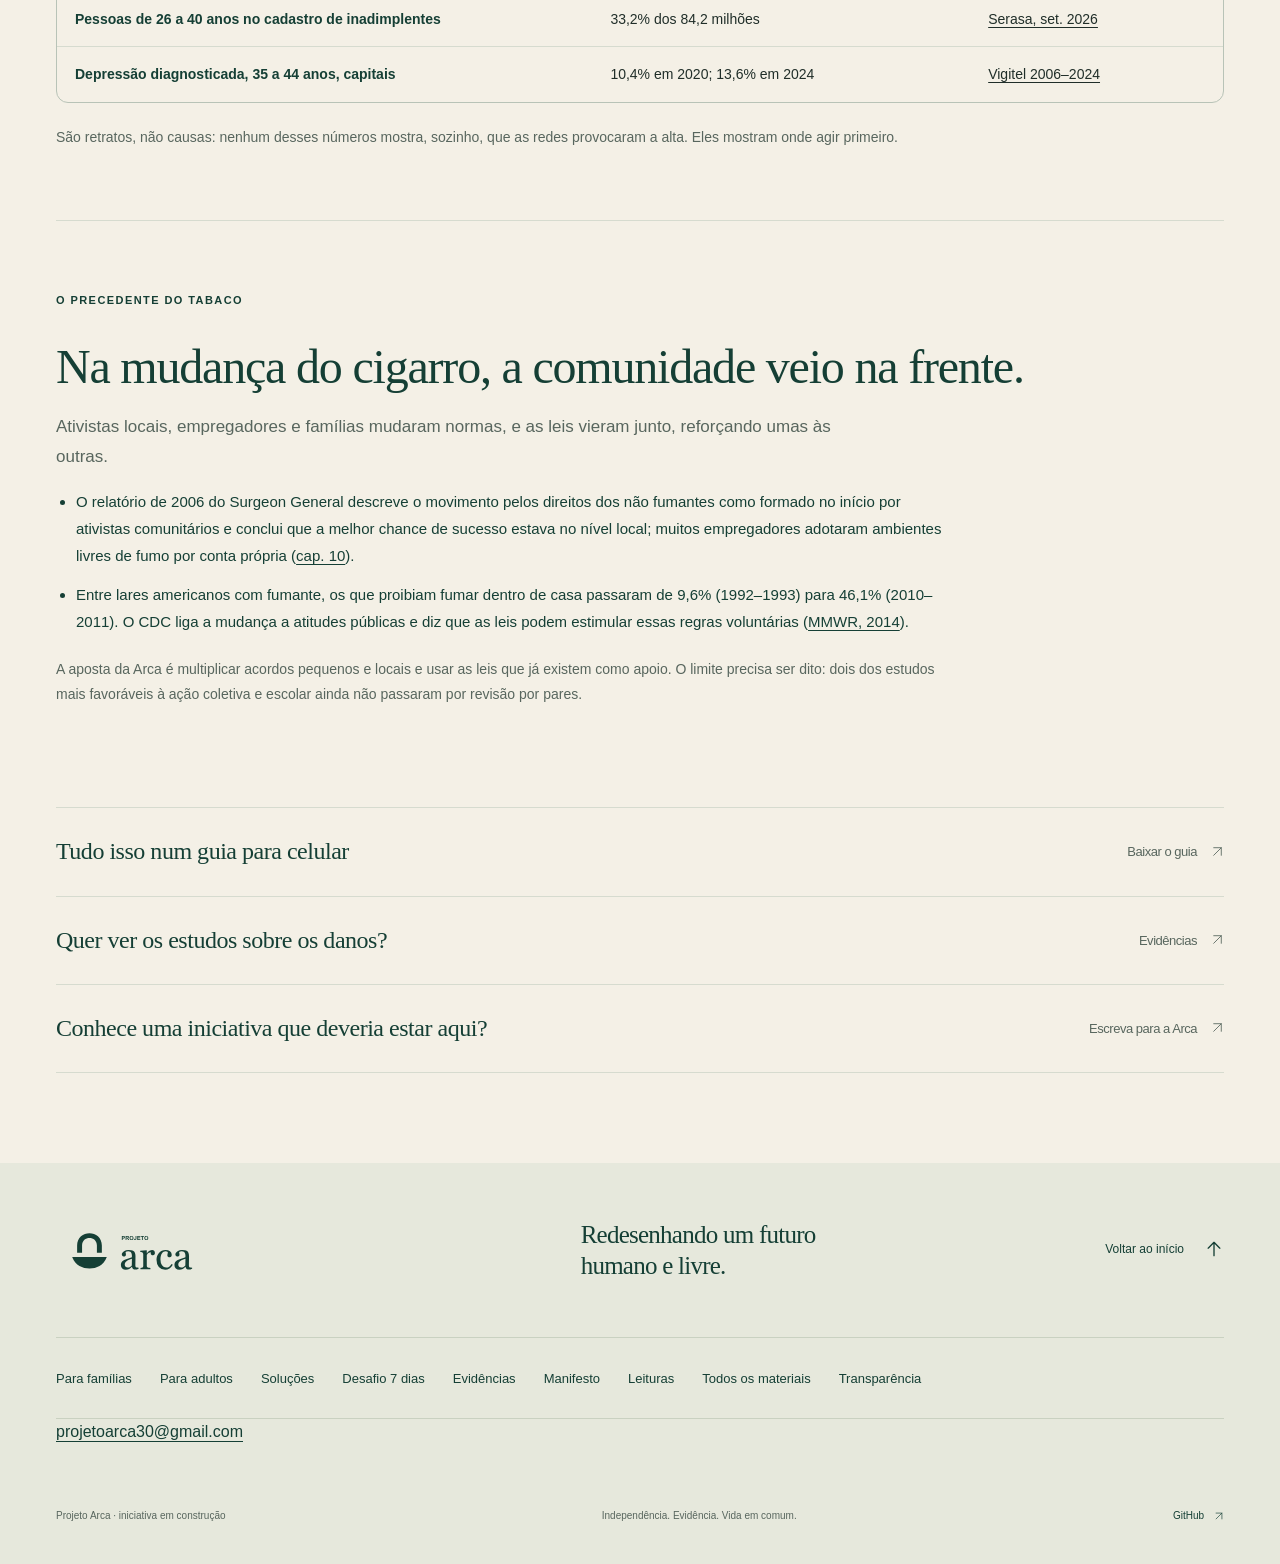
<file: solucoes.html>
<!doctype html>
<html lang="pt-BR">
<head>
<meta charset="utf-8">
<meta name="viewport" content="width=device-width, initial-scale=1">
<title>Soluções — Projeto Arca</title>
<meta name="theme-color" content="#153F35">
<link rel="canonical" href="https://projetoarca.github.io/solucoes.html">
<link rel="icon" href="assets/favicon.svg" type="image/svg+xml">
<link rel="stylesheet" href="assets/site.css?v=20261112-solucoes">
<script src="assets/site.js?v=20261112-solucoes" defer></script>
<meta name="description" content="O que pessoas, famílias, escolas, amigos e comunidades já podem fazer sobre as redes sociais, e o que a pesquisa diz sobre cada ação.">
</head>
<body>
<a class="skip" href="#conteudo">Pular para o conteúdo</a>
<header class="header">
  <div class="wrap header-inner">
    <a class="brand" href="index.html#topo" aria-label="Projeto Arca, início"><img src="assets/logo-verde.svg" alt="Projeto Arca" width="148" height="56"></a>
    <button class="menu-toggle" type="button" aria-expanded="false" aria-controls="nav">Menu <span aria-hidden="true">+</span></button>
    <nav id="nav" aria-label="Principal">
      <a href="familias.html">Famílias</a><a href="adultos.html">Adultos</a><a href="evidencias.html">Evidências</a><a href="manifesto.html">Manifesto</a><a href="recursos.html">Materiais</a><a class="nav-action" href="index.html#participacao">Faça parte <span aria-hidden="true"><svg class="ui-icon" viewBox="0 0 24 24" aria-hidden="true" focusable="false"><path d="M5 19 19 5M5 5h14v14"/></svg></span></a>
    </nav>
  </div>
</header>
<main id="conteudo" class="evidence-page"><header class="research-hero wrap"><a class="reading-back" href="index.html">← Voltar à Arca</a><p class="eyebrow">Mapa de soluções</p><h1>O que já dá para fazer.<br><em>E o que a pesquisa diz.</em></h1><p class="research-intro">Sem esperar governo nem empresa: ações para cada pessoa, cada casa, cada turma, cada grupo de amigos e de trabalho. As leis aparecem como ferramentas que já estão ao nosso alcance.</p><ul class="sol-legend"><li><span class="sol-tag tag-t">testado</span> há experimento ou avaliação</li><li><span class="sol-tag tag-i">indício</span> estudos de associação ou relatos</li><li><span class="sol-tag tag-a">aposta da Arca</span> faz sentido pelo mecanismo, sem avaliação</li><li><span class="sol-tag tag-l">direito</span> já está na lei</li></ul><p class="research-date">Versão 1 · fontes consultadas em 12 de novembro de 2026 · só entra o que foi conferido no original</p><nav class="research-nav" aria-label="Seções desta página" style="margin-top:30px"><a href="#eu">Eu</a><a href="#em-casa">Em casa</a><a href="#na-escola">Na escola</a><a href="#comunidade">Amigos e comunidade</a><a href="#cidadania">Consumidores e cidadãos</a><a href="#para-todos">Para todos</a><a href="#millennials">Millennials</a><a href="#coletivo">Ação coletiva</a></nav></header><section class="research-section wrap sol-section" id="eu" aria-labelledby="t-eu"><p class="eyebrow">1 · Eu</p><h2 id="t-eu">A pausa é a ação individual mais testada.</h2><p class="sol-lead">Experimentos com sorteio mostram melhora pequena e consistente em bem-estar e cerca de uma hora por dia de volta. Pequenas mudanças de configuração também têm teste, com efeitos modestos.</p><div class="sol-table-wrap"><table class="sol-table"><thead><tr><th scope="col">Ação</th><th scope="col">O que se sabe</th><th scope="col">Evidência</th><th scope="col">Fonte</th></tr></thead><tbody><tr><td>Pausa de uma a seis semanas</td><td>Bem-estar melhor, cerca de 60 minutos por dia liberados, uso menor depois</td><td><span class="sol-tag tag-t">testado</span></td><td><a href="https://www.aeaweb.org/articles?id=10.1257/aer.20190658" rel="noopener noreferrer">Allcott e outros, 2020</a><br><a href="https://doi.org/10.1089/cyber.2021.0324" rel="noopener noreferrer">Lambert e outros, 2022</a></td></tr><tr><td>Limite de tempo definido por você</td><td>Reduziu bastante o uso num experimento com cerca de 2 mil adultos</td><td><span class="sol-tag tag-t">testado</span></td><td><a href="https://www.nber.org/system/files/working_papers/w28936/w28936.pdf" rel="noopener noreferrer">Allcott, Gentzkow e Song, 2022</a></td></tr><tr><td>Notificações em lote, três vezes ao dia</td><td>Mais atenção, humor e controle; desligar tudo de uma vez aumentou ansiedade e medo de ficar de fora</td><td><span class="sol-tag tag-t">testado</span></td><td><a href="https://static1.squarespace.com/static/57a40c19414fb54f51f8095f/t/614a55faa7b89e25f4e48ad1/1632261627146/2019+Fitz+Batching.pdf" rel="noopener noreferrer">Fitz e outros, 2019</a></td></tr><tr><td>Tirar o cartão salvo e esperar um dia para comprar</td><td>Faz sentido pelo mecanismo da compra por impulso</td><td><span class="sol-tag tag-a">aposta da Arca</span></td><td>—</td></tr><tr><td>Pedir à plataforma os próprios dados</td><td>Confirmação, acesso, com quem foram compartilhados, revogação do consentimento e revisão de decisões automáticas, de graça; resposta completa em até 15 dias</td><td><span class="sol-tag tag-l">direito</span></td><td><a href="https://www.planalto.gov.br/ccivil_03/_ato2015-2018/2018/lei/l13709.htm" rel="noopener noreferrer">LGPD, arts. 18 a 20</a><br><a href="https://www.gov.br/anpd/pt-br/canais_atendimento/cidadao-titular-de-dados/denuncia-peticao-de-titular-referente-lgpd" rel="noopener noreferrer">ANPD</a></td></tr></tbody></table></div><p class="sol-note">Lacuna: no Brasil, nenhuma regra garante a adultos um feed sem perfilamento ou em ordem cronológica. Na União Europeia, a <a href="https://eur-lex.europa.eu/legal-content/EN/TXT/?uri=CELEX:32022R2065" rel="noopener noreferrer">Lei de Serviços Digitais</a> (art. 38) já exige essa opção das grandes plataformas.</p></section><section class="research-section wrap sol-section" id="em-casa" aria-labelledby="t-em-casa"><p class="eyebrow">2 · Em casa</p><h2 id="t-em-casa">A lei já obriga as plataformas a dar ferramentas às famílias.</h2><p class="sol-lead">Desde 17 de março de 2026, o <a href="https://www.planalto.gov.br/ccivil_03/_ato2023-2026/2025/lei/L15211.htm" rel="noopener noreferrer">ECA Digital</a> vale para serviços dirigidos a crianças e adolescentes ou de acesso provável por eles. A fiscalização é da ANPD (<a href="https://www.planalto.gov.br/ccivil_03/_ato2023-2026/2025/decreto/d12622.htm" rel="noopener noreferrer">Decreto 12.622/2025</a>; regulamentação no <a href="https://www.planalto.gov.br/ccivil_03/_ato2023-2026/2026/decreto/D12880.htm" rel="noopener noreferrer">Decreto 12.880/2026</a>).</p><div class="sol-table-wrap"><table class="sol-table"><thead><tr><th scope="col">O que a família pode exigir ou ligar</th><th scope="col">Onde está na lei</th></tr></thead><tbody><tr><td>Configuração no "modelo mais protetivo disponível" desde o início</td><td>art. 7º</td></tr><tr><td>Configurações que evitem o uso compulsivo</td><td>art. 8º, IV</td></tr><tr><td>Limite à reprodução automática, a recompensas por tempo de uso e a notificações, já no padrão das ferramentas de supervisão</td><td>art. 17, § 4º, II</td></tr><tr><td>Ver e limitar o tempo de uso; controlar ou desativar a recomendação personalizada; restringir a localização</td><td>art. 17, § 4º, IV a VI; art. 18, IV</td></tr><tr><td>Restringir compras e ver com quais perfis de adultos a criança conversa</td><td>art. 18, II e III</td></tr><tr><td>Informações e controles em português, em local de fácil acesso</td><td>art. 17, II; art. 18, VI</td></tr><tr><td>Contas de menores de 16 anos vinculadas à conta de um responsável</td><td>art. 24</td></tr><tr><td>Sem publicidade direcionada por perfilamento a crianças e adolescentes</td><td>arts. 22 e 26</td></tr><tr><td>Sem caixas de recompensa (loot boxes) em jogos para crianças e adolescentes</td><td>art. 20</td></tr></tbody></table></div><p class="sol-note">Combinados de família, como celular longe da cama à noite, refeições sem tela e porta aberta para a criança contar o que viu, são propostas da Arca, ainda sem avaliação própria. Quando o quarto é dividido ou o celular é da família toda, valem versões possíveis: modo avião, aparelho fora de alcance da mão.</p></section><section class="research-section wrap sol-section" id="na-escola" aria-labelledby="t-na-escola"><p class="eyebrow">3 · Na turma e na escola</p><h2 id="t-na-escola">Proibir o celular na escola, sozinho, tem resultado misto.</h2><p class="sol-lead">O uso na escola cai, mas o uso total pode não mudar. O pacto da turma leva o combinado para onde a lei não chega: a casa e o fim de semana.</p><div class="sol-table-wrap"><table class="sol-table"><thead><tr><th scope="col">Estudo</th><th scope="col">Desenho</th><th scope="col">Achado</th><th scope="col">Limite</th></tr></thead><tbody><tr><td><a href="https://research.birmingham.ac.uk/en/publications/school-phone-policies-and-their-association-with-mental-wellbeing/" rel="noopener noreferrer">Goodyear e outros, 2025</a></td><td>30 escolas inglesas, 1.227 alunos de 12 a 15 anos</td><td>Sem diferença de bem-estar entre escolas restritivas e permissivas; uso na escola menor, uso total igual</td><td>Observacional, um único momento (<a href="https://pmc.ncbi.nlm.nih.gov/articles/PMC11850730/" rel="noopener noreferrer">comentário</a>)</td></tr><tr><td><a href="https://econpapers.repec.org/paper/hhsnhheco/2024_5f001.htm" rel="noopener noreferrer">Abrahamsson, 2024</a></td><td>Dados administrativos da Noruega, antes e depois da proibição</td><td>Menos atendimentos por sintomas psicológicos entre meninas, menos bullying, notas melhores para meninas</td><td>Texto para discussão, sem revisão por pares</td></tr></tbody></table></div><p class="sol-note">O que famílias e estudantes podem pedir à escola, pública ou particular: estratégias de saúde mental e espaços de escuta e acolhimento (<a href="https://www.planalto.gov.br/ccivil_03/_ato2023-2026/2025/lei/L15100.htm" rel="noopener noreferrer">Lei 15.100/2025</a>, art. 4º), equipe treinada para reconhecer sinais de sofrimento psíquico, orientação aos estudantes e às famílias e participação da comunidade (<a href="https://www.planalto.gov.br/ccivil_03/_ato2023-2026/2025/decreto/D12385.htm" rel="noopener noreferrer">Decreto 12.385/2025</a>, arts. 2º, 4º e 5º). Numa pesquisa com 8.189 escolas, 92% já aplicam a lei e 67% dizem que a parceria com as famílias é prioridade (<a href="https://www.gov.br/mec/pt-br/celular-escola/arquivos/relatorio-executivo.pdf" rel="noopener noreferrer">MEC, Inep e Instituto Alana</a>). O MEC tem um <a href="https://www.gov.br/mec/pt-br/celular-escola/arquivos/guiafamilias.pdf" rel="noopener noreferrer">guia gratuito para famílias</a>.</p></section><section class="research-section wrap sol-section" id="comunidade" aria-labelledby="t-comunidade"><p class="eyebrow">4 · Entre amigos, no trabalho e na comunidade</p><h2 id="t-comunidade">O problema é de coordenação. A resposta mais promissora é coletiva.</h2><p class="sol-lead">Muitos pagariam para que todos saíssem, mas ninguém quer sair sozinho: universitários pediam US$ 55 para deixar o TikTok sozinhos e pagariam US$ 24 para todo o campus sair junto (<a href="https://www.aeaweb.org/articles?id=10.1257/aer.20231468" rel="noopener noreferrer">Bursztyn e outros, 2025</a>).</p><div class="sol-table-wrap"><table class="sol-table"><thead><tr><th scope="col">Iniciativa</th><th scope="col">O que é</th><th scope="col">Avaliação</th></tr></thead><tbody><tr><td><a href="https://www.smartphonefreechildhood.org/" rel="noopener noreferrer">Smartphone Free Childhood</a> (Reino Unido)</td><td>Pacto de pais para adiar o smartphone até os 14 anos e as redes até os 16, juntos</td><td>Onde ao menos um quinto das famílias assinou, as escolas registraram cerca de 8% menos necessidades de saúde social, emocional e mental, e os pedidos de benefício por deficiência psiquiátrica infantil caíram cerca de 6% (<a href="https://ifs.org.uk/sites/default/files/2026-07/WP202645-Smartphones-and-childrens-mental-health.pdf" rel="noopener noreferrer">Veramendi, 2026</a>). Texto para discussão, sem revisão por pares; efeito de curto prazo.</td></tr><tr><td><a href="https://www.waituntil8th.org/" rel="noopener noreferrer">Wait Until 8th</a> (EUA)</td><td>Promessa de não dar smartphone antes do fim do 8º ano; vale quando 10 famílias da mesma série assinam</td><td>Nenhuma avaliação quantitativa encontrada</td></tr></tbody></table></div><p class="sol-note">Para grupos de adultos (aposta da Arca, com o mesmo mecanismo de coordenação): uma semana sem redes em grupo, como no <a href="desafio.html">Desafio 7 dias juntos</a>, encontros sem celular e acordos de equipe sobre mensagens fora do horário.</p></section><section class="research-section wrap sol-section" id="cidadania" aria-labelledby="t-cidadania"><p class="eyebrow">5 · Como consumidores e cidadãos</p><h2 id="t-cidadania">Usar os canais que já existem é ação, não lobby.</h2><p class="sol-lead">Denunciar publicidade irregular, abuso de dados e riscos a crianças, e ensinar outras pessoas a fazer o mesmo.</p><div class="sol-table-wrap"><table class="sol-table"><thead><tr><th scope="col">Situação</th><th scope="col">Canal</th><th scope="col">Base</th></tr></thead><tbody><tr><td>A plataforma não atendeu um pedido de dados ou descumpre o ECA Digital</td><td><a href="https://www.gov.br/anpd/pt-br/canais_atendimento/cidadao-titular-de-dados/denuncia-peticao-de-titular-referente-lgpd" rel="noopener noreferrer">ANPD</a>, depois de pedir à empresa</td><td>LGPD, art. 18, § 1º</td></tr><tr><td>Publicidade abusiva, inclusive de influenciadores</td><td><a href="https://www.conar.org.br" rel="noopener noreferrer">Conar</a></td><td>Autorregulamentação publicitária</td></tr><tr><td>Violação de direitos de crianças na internet</td><td><a href="https://new.safernet.org.br/denuncie" rel="noopener noreferrer">SaferNet</a> (denúncia anônima) e <a href="https://new.safernet.org.br/helpline" rel="noopener noreferrer">canal de ajuda</a></td><td>—</td></tr><tr><td>Quem pagou por este anúncio?</td><td>Repositório público e gratuito de cada grande plataforma</td><td><a href="https://bibliotecadigital.mj.gov.br/bitstream/1/17694/2/PRC_SENACON_2026_3.pdf" rel="noopener noreferrer">Portaria Conjunta nº 3/2026</a>, art. 8º</td></tr></tbody></table></div><p class="sol-note">Apostas: a <a href="https://www.planalto.gov.br/ccivil_03/_ato2023-2026/2026/mpv/mpv1394.htm" rel="noopener noreferrer">MP 1.394/2026</a> proíbe "a exploração, a oferta, a intermediação e a publicidade" de apostas de quota fixa no país. Está em vigor, mas depende do Congresso e perde a validade em 4 de março de 2027 se não for votada (<a href="https://www.congressonacional.leg.br/materias/medidas-provisorias/-/mpv/175871" rel="noopener noreferrer">tramitação</a>). Se cair, voltam as regras da <a href="https://www.planalto.gov.br/ccivil_03/_ato2023-2026/2023/lei/L14790.htm" rel="noopener noreferrer">Lei 14.790/2023</a>.</p></section><section class="research-section wrap sol-section" id="para-todos" aria-labelledby="t-para-todos"><p class="eyebrow">Para todos</p><h2 id="t-para-todos">Toda ação precisa caber num celular pré-pago.</h2><p class="sol-lead">A maioria das famílias acessa a internet só pelo celular e convive com dados que acabam antes do fim do mês. As famílias mais pobres não orientam menos os filhos: ensinam mais o uso seguro, mas colocam menos regras.</p><div class="sol-table-wrap"><table class="sol-table"><thead><tr><th scope="col">Dado</th><th scope="col">Número</th><th scope="col">Fonte</th></tr></thead><tbody><tr><td>Usuários que acessam a internet só pelo celular</td><td>65% no total; 87% nas classes DE</td><td><a href="https://www.cetic.br/media/docs/publicacoes/2/pt-br/20260511173151/tic_domicilios_2025_resumoexecutivo%20pt.pdf" rel="noopener noreferrer">TIC Domicílios 2025</a></td></tr><tr><td>Viram o pacote de dados acabar nos últimos 3 meses</td><td>39%; 54% no pré-pago</td><td><a href="https://www.cetic.br/media/docs/publicacoes/2/pt-br/20260511173151/tic_domicilios_2025_resumoexecutivo%20pt.pdf" rel="noopener noreferrer">TIC Domicílios 2025</a></td></tr><tr><td>Depois que o pacote acabou, não conseguiram usar nenhum aplicativo</td><td>22% nas classes DE; 6% na classe A</td><td><a href="https://cetic.br/pt/tics/domicilios/2025/individuos/J8A/" rel="noopener noreferrer">TIC Domicílios 2025, J8A</a></td></tr><tr><td>Crianças de 9 a 17 anos que ficam sem internet porque os créditos acabaram (sempre ou quase sempre)</td><td>27% nas classes DE; 12% nas AB</td><td><a href="https://cetic.br/pt/tics/kidsonline/2025/criancas/A7/" rel="noopener noreferrer">TIC Kids Online 2025, A7</a></td></tr><tr><td>Pais que colocam regras / ensinam uso seguro (sempre ou quase sempre)</td><td>AB 41% / 43%; DE 32% / 51%</td><td><a href="https://cetic.br/pt/tics/kidsonline/2025/criancas/E3A/" rel="noopener noreferrer">TIC Kids Online 2025, E3A</a></td></tr><tr><td>Onde os pais se informam sobre internet</td><td>50% com os próprios filhos; 41% na escola; 19% em ONGs</td><td><a href="https://www.cetic.br/media/analises/tic_kids_online_brasil_2025_principais_resultados.pdf" rel="noopener noreferrer">TIC Kids Online 2025</a></td></tr></tbody></table></div><p class="sol-note">Por isso a Arca faz materiais leves, como o <a href="desafio.html">desafio em texto puro</a>, e aposta na escola, pública ou particular, como ponto de encontro. Já chegam a todos, de graça: o <a href="https://www.gov.br/secom/pt-br/assuntos/uso-de-telas-por-criancas-e-adolescentes/guia" rel="noopener noreferrer">guia federal Crianças, Adolescentes e Telas</a>, o <a href="https://www.gov.br/mec/pt-br/celular-escola/arquivos/guiafamilias.pdf" rel="noopener noreferrer">guia do MEC para famílias</a> e o trabalho da <a href="https://pastoraldacrianca.org.br/images/temas/1766-uso-de-telas-e-desenvolvimento-infantil/1766-uso-de-telas-e-desenvolvimento-infantil.pdf" rel="noopener noreferrer">Pastoral da Criança</a>, que leva o tema às visitas domiciliares. Não encontramos ação documentada em CRAS, no Programa Saúde na Escola ou em bibliotecas públicas: é um espaço a ocupar.</p></section><section class="research-section wrap sol-section" id="millennials" aria-labelledby="t-millennials"><p class="eyebrow">A geração do meio</p><h2 id="t-millennials">Os millennials estão no centro das apostas e das dívidas.</h2><p class="sol-lead">Quem tem de 25 a 44 anos viu o antes e o depois do feed, cria filhos e move o consumo. É também onde várias contas se concentram.</p><div class="sol-table-wrap"><table class="sol-table"><thead><tr><th scope="col">Dado</th><th scope="col">Número</th><th scope="col">Fonte</th></tr></thead><tbody><tr><td>Usuários de internet que apostaram on-line</td><td>19% no total; 29% entre 25 e 34 anos</td><td><a href="https://www.cetic.br/media/docs/publicacoes/2/pt-br/20260511173151/tic_domicilios_2025_resumoexecutivo%20pt.pdf" rel="noopener noreferrer">TIC Domicílios 2025</a></td></tr><tr><td>Faixa etária com mais apostadores em 2025</td><td>31 a 40 anos: 28,6% dos 25,2 milhões</td><td><a href="https://www.gov.br/fazenda/pt-br/assuntos/noticias/2026/janeiro/em-um-ano-de-mercado-regulado-spa-registra-mais-de-25-mil-sites-ilegais-bloqueados" rel="noopener noreferrer">Fazenda/SPA</a></td></tr><tr><td>Beneficiários do Bolsa Família que enviaram Pix a apostas em agosto de 2024</td><td>5 milhões de pessoas, R$ 3 bilhões (resultado preliminar)</td><td><a href="https://www.bcb.gov.br/conteudo/relatorioinflacao/EstudosEspeciais/EE119_Analise_tecnica_sobre_o_mercado_de_apostas_online_no_Brasil_e_o_perfil_dos_apostadores.pdf" rel="noopener noreferrer">Banco Central, Estudo Especial 119</a></td></tr><tr><td>Pessoas de 26 a 40 anos no cadastro de inadimplentes</td><td>33,2% dos 84,2 milhões</td><td><a href="https://www.serasa.com.br/limpa-nome-online/blog/mapa-da-inadimplencia-e-renogociacao-de-dividas-no-brasil/" rel="noopener noreferrer">Serasa, set. 2026</a></td></tr><tr><td>Depressão diagnosticada, 35 a 44 anos, capitais</td><td>10,4% em 2020; 13,6% em 2024</td><td><a href="https://www.gov.br/saude/pt-br/centrais-de-conteudo/publicacoes/svsa/vigitel/vigitel-brasil-2006-2024.pdf/@@download/file" rel="noopener noreferrer">Vigitel 2006–2024</a></td></tr></tbody></table></div><p class="sol-note">São retratos, não causas: nenhum desses números mostra, sozinho, que as redes provocaram a alta. Eles mostram onde agir primeiro.</p></section><section class="research-section wrap sol-section" id="coletivo" aria-labelledby="t-coletivo"><p class="eyebrow">O precedente do tabaco</p><h2 id="t-coletivo">Na mudança do cigarro, a comunidade veio na frente.</h2><p class="sol-lead">Ativistas locais, empregadores e famílias mudaram normas, e as leis vieram junto, reforçando umas às outras.</p><ul class="sol-list"><li>O relatório de 2006 do Surgeon General descreve o movimento pelos direitos dos não fumantes como formado no início por ativistas comunitários e conclui que a melhor chance de sucesso estava no nível local; muitos empregadores adotaram ambientes livres de fumo por conta própria (<a href="https://www.ncbi.nlm.nih.gov/sites/books/NBK44326/" rel="noopener noreferrer">cap. 10</a>).</li><li>Entre lares americanos com fumante, os que proibiam fumar dentro de casa passaram de 9,6% (1992–1993) para 46,1% (2010–2011). O CDC liga a mudança a atitudes públicas e diz que as leis podem estimular essas regras voluntárias (<a href="https://www.cdc.gov/mmwr/preview/mmwrhtml/mm6335a1.htm" rel="noopener noreferrer">MMWR, 2014</a>).</li></ul><p class="sol-note">A aposta da Arca é multiplicar acordos pequenos e locais e usar as leis que já existem como apoio. O limite precisa ser dito: dois dos estudos mais favoráveis à ação coletiva e escolar ainda não passaram por revisão por pares.</p></section><section class="link-rows wrap" aria-label="Outros caminhos" style="padding-top:30px"><a class="link-row" href="downloads/guia-01-o-que-ja-da-para-fazer.pdf" download><span>Tudo isso num guia para celular</span><span class="link-row-go">Baixar o guia <span aria-hidden="true"><svg class="ui-icon" viewBox="0 0 24 24" aria-hidden="true" focusable="false"><path d="M5 19 19 5M5 5h14v14"/></svg></span></span></a><a class="link-row" href="evidencias.html"><span>Quer ver os estudos sobre os danos?</span><span class="link-row-go">Evidências <span aria-hidden="true"><svg class="ui-icon" viewBox="0 0 24 24" aria-hidden="true" focusable="false"><path d="M5 19 19 5M5 5h14v14"/></svg></span></span></a><a class="link-row" href="mailto:projetoarca30@gmail.com"><span>Conhece uma iniciativa que deveria estar aqui?</span><span class="link-row-go">Escreva para a Arca <span aria-hidden="true"><svg class="ui-icon" viewBox="0 0 24 24" aria-hidden="true" focusable="false"><path d="M5 19 19 5M5 5h14v14"/></svg></span></span></a></section></main>
<footer class="footer"><div class="wrap"><div class="footer-top"><a class="footer-brand" href="index.html" aria-label="Projeto Arca, voltar à página inicial"><img src="assets/logo-verde.svg" width="188" height="71" alt="Projeto Arca"></a><p>Redesenhando um futuro<br>humano e livre.</p><a class="back-top" href="#conteudo">Voltar ao início <span aria-hidden="true"><svg class="ui-icon" viewBox="0 0 24 24" aria-hidden="true" focusable="false"><path d="M12 20V4m-7 7 7-7 7 7"/></svg></span></a></div><nav class="footer-links" aria-label="Mapa do site"><a href="familias.html">Para famílias</a><a href="adultos.html">Para adultos</a><a href="solucoes.html">Soluções</a><a href="desafio.html">Desafio 7 dias</a><a href="evidencias.html">Evidências</a><a href="manifesto.html">Manifesto</a><a href="leituras.html">Leituras</a><a href="recursos.html">Todos os materiais</a><a href="index.html#transparencia">Transparência</a></nav><div class="footer-contact"><a href="mailto:projetoarca30@gmail.com">projetoarca30@gmail.com</a></div><div class="footer-bottom"><span>Projeto Arca · iniciativa em construção</span><span>Independência. Evidência. Vida em comum.</span><a href="https://github.com/projetoarca">GitHub <span aria-hidden="true"><svg class="ui-icon" viewBox="0 0 24 24" aria-hidden="true" focusable="false"><path d="M5 19 19 5M5 5h14v14"/></svg></span></a></div></div></footer>
</body>
</html>
</file>
<file: assets/site.css>
:root{--green:#153f35;--paper:#f4f0e6;--sage:#a9baa5;--clay:#b65339;--ink:#202e29;--muted:#58665e;--line:#d6dbcf;--display:Georgia,'Times New Roman',serif;--body:Arial,Helvetica,sans-serif}
*{box-sizing:border-box}html{scroll-behavior:smooth;scroll-padding-top:110px}body{margin:0;background:var(--paper);color:var(--green);font:16px/1.65 var(--body);-webkit-font-smoothing:antialiased}::selection{background:var(--sage);color:var(--green)}a{color:inherit;text-decoration:none}button{font:inherit}img{max-width:100%;display:block}p,h1,h2,h3{margin:0}p+p{margin-top:20px}h1,h2,h3{font-weight:400}h1,h2{font-family:var(--display)}em{font-weight:400}.wrap{width:min(1280px,calc(100% - 112px));margin-inline:auto}.section{padding-block:110px}.eyebrow,.section-label,.small-index,.note-label{font-size:11px;font-weight:700;letter-spacing:.13em;text-transform:uppercase}.eyebrow{margin-bottom:28px}.dot{display:inline-block;width:7px;height:7px;border-radius:50%;background:currentColor;margin-right:9px;vertical-align:middle}h2{font-size:clamp(36px,3.8vw,55px);line-height:1.13;letter-spacing:-.045em}.muted{color:var(--muted)}:focus-visible{outline:3px solid var(--clay);outline-offset:6px}.skip{position:fixed;left:16px;top:-100px;z-index:100;background:var(--green);color:var(--paper);padding:14px 20px}.skip:focus{top:16px}.header{position:sticky;top:0;z-index:20;background:rgba(244,240,230,.94);backdrop-filter:blur(18px);border-bottom:1px solid rgba(21,63,53,.12)}.header-inner{height:94px;display:flex;align-items:center;justify-content:space-between;gap:24px}.brand img{width:142px;height:auto}.header nav{display:flex;align-items:center;gap:32px;font-size:13px}.header nav a{min-height:44px;display:flex;align-items:center;position:relative}.header nav a:not(.nav-action):after{content:'';position:absolute;bottom:7px;left:0;right:0;height:1px;background:var(--green);transform:scaleX(0);transform-origin:left;transition:transform .2s}.header nav a:hover:after{transform:scaleX(1)}.nav-action{gap:32px;border:1px solid var(--green);border-radius:100px;padding:0 20px;transition:background .2s,color .2s}.nav-action:hover{background:var(--green);color:var(--paper)}.menu-toggle{display:none}
.hero{padding-top:64px;display:grid;grid-template-columns:1.38fr 1fr;gap:0 50px}.hero-copy{padding:16px 0 30px}.hero h1{font-size:clamp(52px,5.6vw,82px);line-height:1.025;letter-spacing:-.055em;margin-bottom:30px}.hero h1 em{color:var(--clay);white-space:nowrap}.hero-intro{font-size:20px;line-height:1.5;letter-spacing:-.02em}.hero-description{font-size:15px;line-height:1.75;color:var(--muted);max-width:390px;margin-top:15px}.actions{display:flex;align-items:center;flex-wrap:wrap;gap:26px;margin-top:32px}.button{display:inline-flex;align-items:center;justify-content:space-between;gap:32px;min-height:52px;padding:14px 24px;border-radius:100px;background:var(--green);color:var(--paper);font-size:13px;font-weight:700;transition:background .2s,transform .2s}.button span{font-size:20px;font-weight:400;line-height:1}.button:hover{background:#245747;transform:translateY(-2px)}.text-link{font-size:13px;display:inline-flex;align-items:center;gap:20px;min-height:48px;border-bottom:1px solid transparent}.text-link:hover{border-color:var(--green)}.hero-art{min-height:550px;position:relative;isolation:isolate;overflow:hidden;border-radius:160px 160px 12px 12px;background:#dce2d4}.art-top{position:absolute;top:54px;left:50px;right:50px;display:flex;justify-content:space-between;font-size:9px;letter-spacing:.12em}.art-top>span:last-child{font-size:20px;line-height:1}.sun{position:absolute;width:45%;aspect-ratio:1;top:23%;left:27.5%;background:var(--clay);border-radius:50%;box-shadow:0 0 0 22px rgba(182,83,57,.05),0 0 0 44px rgba(182,83,57,.025)}.arch{position:absolute;top:18%;width:69%;height:65%;left:15.5%;border:1px solid rgba(21,63,53,.22);border-radius:200px 200px 0 0}.horizon{position:absolute;width:165%;height:55%;border-radius:50% 50% 0 0;bottom:-12%;left:-15%;transform:rotate(-17deg);background:var(--sage)}.horizon-front{background:var(--green);bottom:-27%;left:-18%;transform:rotate(15deg)}.art-bottom{position:absolute;bottom:35px;left:35px;right:35px;color:var(--paper);display:flex;align-items:end;justify-content:space-between;font:26px/1.15 var(--display);letter-spacing:-.03em}.art-symbol{font:40px var(--body)}.hero-bottom{grid-column:1/-1;display:flex;justify-content:space-between;align-items:center;margin-top:42px;padding-block:22px;border-bottom:1px solid var(--line);color:var(--muted);font-size:11px}.hero-bottom a{display:flex;align-items:center;gap:20px;min-height:44px;color:var(--green)}
.section-label{display:flex;align-items:center;gap:30px;margin-bottom:46px}.fine-line{height:1px;flex:1;background:var(--line)}.intro-grid{display:grid;grid-template-columns:1.1fr 1fr;gap:90px}.intro-copy p{color:var(--muted);font-size:15px;max-width:530px}.intro-copy .large-copy{font-size:21px;line-height:1.5;letter-spacing:-.02em;color:var(--green);margin-bottom:26px}.approach{display:grid;grid-template-columns:repeat(3,1fr);gap:48px;margin-top:72px}.approach>div{border-top:1px solid var(--line);padding-top:23px}.small-index{color:var(--muted)}.approach h3{font:30px var(--display);letter-spacing:-.03em;margin:20px 0 12px}.approach p{max-width:280px;font-size:14px;line-height:1.7;color:var(--muted)}
.evidence{background:var(--green);color:var(--paper);position:relative}.evidence-grid{display:grid;grid-template-columns:1fr 1fr;gap:110px}.evidence h2{font-size:clamp(42px,4.3vw,64px)}.evidence h2 em{color:#c0cfb6}.evidence-lead{margin-top:28px;font-size:17px;color:#d2dbce;max-width:400px}.status{display:inline-flex;align-items:center;border:1px solid #648477;color:#d2dbce;padding:8px 13px;border-radius:50px;font-size:11px;margin-top:34px}.status .dot{color:#c2d2b9;width:5px;height:5px}.evidence-notes article{display:flex;gap:25px;padding:24px 0;border-bottom:1px solid #46655b}.evidence-notes article:first-child{padding-top:0}.evidence-notes article>span{font-size:10px;letter-spacing:.1em;color:#adc4b2;padding-top:5px}.evidence-notes h3{font-size:19px;margin-bottom:9px;letter-spacing:-.02em}.evidence-notes p{font-size:14px;line-height:1.75;color:#cbd7ce}.evidence-notes .evidence-footnote{font-size:12px;color:#c1cfc5;margin-top:24px}.evidence :focus-visible{outline-color:var(--paper)}
.principles-head{display:flex;justify-content:space-between;gap:70px;align-items:end;margin-bottom:50px}.principles-head>p{font-size:15px;max-width:300px;color:var(--muted)}.principle-list article{display:grid;grid-template-columns:45px 1fr 1.15fr 25px;align-items:start;gap:24px;padding:30px 0;border-top:1px solid var(--line)}.principle-list .small-index{padding-top:8px}.principle-list h3{font:26px/1.3 var(--display);letter-spacing:-.03em}.principle-list p{font-size:14px;color:var(--muted);max-width:430px}.principle-mark{font-size:24px;color:var(--muted)}
.participation-inner{display:grid;grid-template-columns:1.5fr 1fr;border-radius:16px;overflow:hidden;background:#e6e8dc}.participation-main{padding:58px}.participation-main h2{font-size:clamp(34px,3.3vw,46px)}.participation-main>p:not(.eyebrow){font-size:15px;color:var(--muted);max-width:440px;margin:24px 0 28px}.participation-note{padding:58px 42px;border-left:1px solid #cad2c1}.note-label{color:var(--muted);font-size:10px}.participation-note h3{font:36px/1.1 var(--display);letter-spacing:-.04em;margin:24px 0}.participation-note p{font-size:13px;line-height:1.8;color:var(--muted);max-width:290px}
.transparency-grid{display:grid;grid-template-columns:1fr 1fr;gap:100px}.transparency h2{font-size:clamp(36px,3.6vw,50px)}.transparency h2+p{margin-top:23px;font-size:15px;max-width:330px;color:var(--muted)}.disclosures{border-top:1px solid var(--line)}details{border-bottom:1px solid var(--line)}summary{padding:25px 0;cursor:pointer;display:flex;justify-content:space-between;gap:24px;font-size:16px;list-style:none}summary::-webkit-details-marker{display:none}summary span{font-size:22px;line-height:1;transition:transform .2s}details[open] summary span{transform:rotate(45deg)}details p{font-size:14px;line-height:1.8;color:var(--muted);padding:0 35px 25px 0}
.footer{background:#e6e8dc}.footer-top{display:grid;grid-template-columns:1fr 1fr auto;gap:35px;align-items:center;padding:55px 0;border-bottom:1px solid #c9d1c1}.footer-brand img{width:170px;height:auto}.footer-top p{font:25px/1.25 var(--display);letter-spacing:-.03em}.back-top{display:flex;align-items:center;gap:20px;font-size:12px;min-height:44px}.back-top span{font-size:20px}.footer-bottom{display:flex;align-items:center;justify-content:space-between;gap:25px;padding:25px 0;font-size:10px;color:var(--muted)}.footer-bottom a{min-height:44px;display:flex;align-items:center;gap:10px;color:var(--green)}
@media(min-width:1600px){.hero-art{min-height:610px}.hero h1{font-size:88px}}
@media(max-width:1050px){.wrap{width:calc(100% - 64px)}.header nav{gap:22px}.hero{gap:0 30px;grid-template-columns:1.3fr 1fr}.hero h1{font-size:clamp(48px,5.6vw,60px)}.hero-art{min-height:540px}.art-top{left:30px;right:30px;font-size:8px}.intro-grid,.evidence-grid,.transparency-grid{gap:50px}.participation-main{padding:40px}.participation-note{padding:40px 30px}.principle-list article{grid-template-columns:30px 1fr 1.2fr 20px;gap:16px}}
@media(max-width:760px){html{scroll-padding-top:90px}.wrap{width:calc(100% - 40px)}.section{padding-block:72px}.header-inner{height:76px}.brand img{width:120px}.header nav{gap:14px;font-size:11px;flex-wrap:wrap;justify-content:flex-end}.header nav .nav-action{padding:0 13px;gap:12px}.hero{padding-top:36px;grid-template-columns:1fr;gap:30px}.hero-copy{padding-top:8px;padding-bottom:0}.hero h1{font-size:clamp(44px,8.5vw,66px)}.hero .eyebrow{font-size:9px;margin-bottom:24px}.hero-intro{font-size:19px}.hero-description{font-size:15px;max-width:430px}.actions{gap:24px;margin-top:26px}.hero-art{min-height:360px;border-radius:130px 130px 10px 10px;width:min(100%,480px);justify-self:center}.art-top{top:35px;left:50px;right:50px}.sun{width:32%;left:34%;top:25%}.arch{top:17%;width:55%;left:22.5%;height:70%}.horizon-back{bottom:-18%}.horizon-front{bottom:-34%}.art-bottom{font-size:25px;bottom:25px;left:30px;right:30px}.hero-bottom{margin-top:0;padding-block:12px;font-size:10px;gap:25px}.hero-bottom>span{max-width:210px}.section-label{margin-bottom:32px;font-size:10px}.intro-grid,.evidence-grid,.transparency-grid{grid-template-columns:1fr;gap:32px}.intro h2{font-size:40px}.intro-copy .large-copy{font-size:20px}.approach{gap:20px;margin-top:42px}.approach h3{font-size:25px}.approach p{font-size:13px}.evidence-grid{gap:48px}.evidence h2{font-size:48px}.evidence-lead{font-size:16px}.principles-head{display:block;margin-bottom:36px}.principles-head>p{margin-top:24px;max-width:400px}.principle-list article{grid-template-columns:25px 1fr 20px;gap:15px;padding-block:25px}.principle-list h3{font-size:25px}.principle-list p{grid-column:2;grid-row:2}.principle-mark{grid-column:3;grid-row:1}.participation-inner{grid-template-columns:1fr}.participation-main{padding:36px 28px}.participation-main h2{font-size:37px}.participation-note{border-left:0;border-top:1px solid #cad2c1;padding:30px 28px}.participation-note h3{font-size:30px}.participation-note h3 br{display:none}.participation-note p{max-width:100%}.footer-top{grid-template-columns:1fr auto;padding:36px 0;gap:25px}.footer-top p{grid-column:1/-1;grid-row:2;font-size:24px}.footer-brand img{width:140px}.footer-bottom{flex-wrap:wrap;gap:5px 20px;padding:20px 0}.footer-bottom>span:nth-child(2){display:none}}
@media(max-width:560px){.header-inner{flex-wrap:wrap;height:auto;min-height:76px;padding-block:12px;gap:4px}.header nav{width:100%;justify-content:space-between;border-top:1px solid var(--line);margin-top:10px;padding-top:8px;font-size:11px;gap:4px}.js .menu-toggle{display:flex;align-items:center;gap:18px;min-height:44px;padding:0 4px;border:0;background:none;color:var(--green);font-size:13px}.menu-toggle span{font-size:24px;line-height:1;transition:transform .2s}.menu-toggle[aria-expanded=true] span{transform:rotate(45deg)}.js .header nav{display:none}.js .header nav.is-open{display:flex;align-items:stretch;flex-direction:column;padding-bottom:12px;gap:4px}.js .header nav a{padding:4px 12px;font-size:14px}.js .header nav .nav-action{margin-top:8px;align-self:start;padding:0 20px;gap:30px}.hero h1{font-size:clamp(39px,10.5vw,58px)}.hero h1 em{white-space:normal}.hero-art{min-height:330px}.hero-bottom a{gap:10px}.approach{grid-template-columns:1fr;gap:24px}.approach>div{display:grid;grid-template-columns:30px 1fr;gap:8px 15px;padding-top:20px}.approach .small-index{padding-top:8px}.approach h3{margin:0}.approach p{grid-column:2;max-width:100%;font-size:14px}.participation-main h2{font-size:32px}.footer-brand img{width:125px}.back-top{gap:10px;font-size:11px}}
@media(prefers-reduced-motion:reduce){html{scroll-behavior:auto}*,*:before,*:after{animation:none!important;transition:none!important}.button:hover{transform:none}}
/* Leituras: a mesma identidade, em ritmo de biblioteca. */
.header nav a[aria-current="page"]:after{transform:scaleX(1)}
.reading-crosslink{display:inline-flex;align-items:center;gap:22px;min-height:44px;font-size:13px;color:var(--paper);margin-top:16px;border-bottom:1px solid #8da997}.reading-crosslink:hover{color:#d3dfc7}
.reading-hero{padding-top:30px;padding-bottom:54px}.reading-back{display:inline-flex;min-height:44px;align-items:center;font-size:12px;color:var(--muted);margin-bottom:36px}.reading-back:hover{text-decoration:underline}.reading-hero .eyebrow{margin-bottom:22px}.reading-hero h1{font-size:clamp(46px,5.8vw,82px);line-height:1.06;letter-spacing:-.055em}.reading-hero h1 em{color:var(--clay)}.reading-intro{display:grid;grid-template-columns:1fr 1fr;gap:70px;margin-top:38px;max-width:1000px}.reading-intro>p:first-child{font-size:23px;line-height:1.45;letter-spacing:-.025em}.reading-intro>p+p{margin:0;font-size:15px;color:var(--muted)}
.affiliate-note{display:grid;grid-template-columns:210px 1fr;gap:28px;background:#e6e8dc;padding:28px 32px;border-radius:10px}.affiliate-note>.note-label{padding-top:4px}.affiliate-note strong{font-size:16px;font-weight:600}.affiliate-note p{font-size:13px;line-height:1.8;max-width:800px;margin-top:8px;color:var(--muted)}.reading-catalog{padding-top:70px;padding-bottom:60px}.reading-catalog .section-label h2{font:700 11px/1.5 var(--body);letter-spacing:.13em;text-transform:uppercase}.book-grid{display:grid;grid-template-columns:1fr 1fr;gap:28px}.book-card{padding:34px 36px 26px;border:1px solid var(--line);border-radius:12px;display:flex;flex-direction:column;background:#f8f5ed}.book-top{display:flex;align-items:center;justify-content:space-between;gap:25px;margin-bottom:30px}.book-number{font:48px/1 var(--display);letter-spacing:-.06em;color:var(--clay)}.book-top .eyebrow{margin:0;font-size:9px;text-align:right;color:var(--muted)}.book-author{font-size:12px;letter-spacing:.07em;text-transform:uppercase;font-weight:700;margin-bottom:12px}.book-card h3{font:34px/1.15 var(--display);letter-spacing:-.04em;max-width:450px;text-wrap:balance}.original-title{font-size:12px;line-height:1.65;color:var(--muted);margin-top:15px;max-width:410px}.book-description{font-size:15px;line-height:1.8;margin-top:24px}.book-why{padding:22px 0 26px;flex:1}.book-why .note-label{font-size:9px}.book-why p{font-size:13px;color:var(--muted);margin-top:8px;line-height:1.75}.book-editions{border-top:1px solid var(--line)}.book-editions a{display:flex;align-items:center;justify-content:space-between;gap:20px;padding:16px 0;border-bottom:1px solid var(--line);transition:padding .18s,color .18s}.book-editions a:hover{padding-inline:8px;color:#245747}.book-editions strong{display:block;font-size:13px;font-weight:600}.book-editions small{display:block;font-size:11px;color:var(--muted);margin-top:2px}.book-editions a>span:last-child{font-size:24px}.publisher-link{font-size:11px;color:var(--muted);display:inline-flex;align-items:center;gap:14px;align-self:start;min-height:44px;margin-top:10px}.publisher-link:hover{text-decoration:underline}.availability-note{font-size:12px;line-height:1.8;color:var(--muted);max-width:900px;margin-top:24px}.reading-extra{display:grid;grid-template-columns:1fr 1fr;gap:70px;padding:44px;background:var(--green);color:var(--paper);border-radius:12px}.reading-extra h2{font-size:clamp(34px,3vw,44px)}.reading-extra .eyebrow{font-size:9px;color:#c0cfb6}.reading-extra>div>p:not(.eyebrow){font-size:15px;color:#d2dbce}.reading-extra .text-link{margin-top:22px;border-color:#8da997}.reading-extra :focus-visible{outline-color:var(--paper)}.resource-language{display:block;color:#c0cfb6;font-size:10px;margin-top:12px}.reading-perspective{padding-block:48px 70px;max-width:850px}.reading-perspective p{font-size:13px;color:var(--muted);margin-top:14px;line-height:1.8}.reading-perspective a{text-decoration:underline;text-underline-offset:3px}
@media(max-width:1050px){.header nav{gap:18px}.affiliate-note{grid-template-columns:170px 1fr}.book-card{padding:28px}.book-card h3{font-size:30px}.reading-extra{gap:35px;padding:36px}}
@media(max-width:760px){.reading-hero{padding-top:18px;padding-bottom:36px}.reading-back{margin-bottom:25px}.reading-hero h1{font-size:clamp(40px,8vw,60px)}.reading-intro{grid-template-columns:1fr;gap:20px;margin-top:28px}.reading-intro>p:first-child{font-size:21px}.affiliate-note{display:block;padding:24px}.affiliate-note>div{margin-top:10px}.reading-catalog{padding-top:44px}.book-grid{grid-template-columns:1fr;gap:20px}.book-card{padding:28px}.book-card h3{font-size:32px}.book-top{margin-bottom:26px}.reading-extra{grid-template-columns:1fr;padding:30px 25px;gap:28px}.reading-perspective{padding-block:35px 55px}.header nav{gap:12px}.reading-catalog .section-label{gap:18px}.reading-catalog .section-label>span:last-child{white-space:nowrap}}
@media(max-width:360px){.book-card{padding:22px}.book-card h3{font-size:28px}.book-top{gap:14px}.book-top .eyebrow{font-size:8px}.reading-hero h1{font-size:38px}.reading-catalog .section-label h2{font-size:10px}}


/* Manifesto e contato */
.manifesto-summary{display:grid;grid-template-columns:1fr 1fr;gap:65px;border-top:1px solid #a9baa5}.manifesto-summary h2{font:clamp(35px,4vw,56px)/1.1 Georgia,serif;margin:20px 0}.manifesto-lead{font:23px/1.5 Georgia,serif;max-width:420px}.manifesto-summary-copy>p{line-height:1.8;margin:0 0 22px}.manifesto-summary .actions{flex-wrap:wrap}.download-info{font-size:12px;margin-top:18px!important}.contact{display:grid;grid-template-columns:1fr 1fr;gap:65px;border-top:1px solid #a9baa5}.contact h2{font:clamp(35px,4vw,56px)/1.1 Georgia,serif;margin:20px 0}.contact p{line-height:1.75;max-width:450px}.contact-email{align-self:center}.contact-email>a{font-size:clamp(18px,2.2vw,27px);overflow-wrap:anywhere;text-decoration:underline;text-underline-offset:7px}.contact-email p{font-size:13px;margin-top:25px}.footer-contact{padding:0 0 24px;overflow-wrap:anywhere}.footer-contact a{text-decoration:underline;text-underline-offset:4px}.header nav{gap:18px}@media(max-width:950px){.header nav{gap:12px;font-size:12px}}@media(max-width:760px){.manifesto-summary,.contact{grid-template-columns:1fr;gap:26px}.manifesto-summary .actions{gap:20px}.manifesto-lead{font-size:21px}}

/* Dossiê de evidências */
.research-hero{padding:65px 0 45px}.research-hero h1{font:clamp(42px,6vw,78px)/1.08 Georgia,serif;letter-spacing:-.035em;margin:24px 0}.research-hero h1 em{color:#b65339;font-weight:normal}.research-intro{font-size:19px;line-height:1.7;max-width:780px}.research-date{font-size:12px;margin-top:25px}.research-nav{display:flex;flex-wrap:wrap;gap:12px 28px;border-block:1px solid #a9baa5;padding-block:20px;font-size:13px}.research-nav a{text-decoration:underline;text-underline-offset:5px}.research-section{padding-block:70px}.research-section h2,.tobacco-section h2{font:clamp(30px,4vw,48px)/1.15 Georgia,serif;margin:15px 0 30px;letter-spacing:-.025em}.research-columns{display:grid;grid-template-columns:1fr 1fr;gap:45px}.evidence-page p{line-height:1.8}.evidence-page p a,.source-links a{text-decoration:underline;text-underline-offset:3px}.research-key{border-left:3px solid #b65339;padding:20px 28px;background:#e9e9df;margin-top:32px}.research-key p{margin:8px 0 0}.tobacco-section{background:#153f35;color:#f4f0e6;padding:65px 0}.tobacco-section .eyebrow{color:#c7d2bc}.tobacco-lead{font:22px/1.6 Georgia,serif;max-width:820px}.comparison-grid{display:grid;grid-template-columns:1fr 1fr;gap:25px;margin-top:35px}.comparison-grid article{padding:30px;border:1px solid #82998c;border-radius:12px}.comparison-grid h3{font:28px/1.2 Georgia,serif;margin:20px 0}.comparison-grid p{font-size:15px}.tobacco-data{display:grid;grid-template-columns:1fr 1fr;gap:45px;border-top:1px solid #82998c;margin-top:40px;padding-top:32px}.tobacco-data h3{font:45px/1.2 Georgia,serif;margin:15px 0}.tobacco-data>p{align-self:center;font-size:14px}.sources-grid{display:grid;grid-template-columns:1fr 1fr;gap:24px;margin-top:35px;align-items:start}.source-card{border:1px solid #b8c3b7;border-radius:12px;padding:30px;scroll-margin-top:110px}.source-top{display:flex;gap:20px;align-items:center}.source-num{font:25px Georgia,serif;color:#b65339}.source-tag{text-transform:uppercase;letter-spacing:.09em;font-size:10px;font-weight:700}.source-card h3{font:29px/1.2 Georgia,serif;margin:22px 0 14px}.source-card p{font-size:14px}.source-ref{font-size:12px!important;color:#536558}.source-limit{background:#e9e9df;padding:18px 20px;border-radius:6px;margin:22px 0}.source-limit strong{font-size:12px}.source-limit p{margin:7px 0 0}.source-card details{border-top:1px solid #b8c3b7;padding-top:16px}.source-card summary,.research-method summary{cursor:pointer;font-size:14px;font-weight:600;line-height:1.6}.source-links{display:flex;flex-wrap:wrap;gap:15px;margin-top:24px;font-size:13px}.research-method{display:grid;grid-template-columns:1fr 1.3fr;gap:50px;border-top:1px solid #a9baa5}.research-method details{padding:18px 0;border-bottom:1px solid #b8c3b7}.research-method details p{font-size:14px}.research-method>div>p:first-child{margin-top:0}.evidence-page section{scroll-margin-top:100px}@media(max-width:760px){.research-hero{padding-top:30px}.research-hero h1{font-size:43px}.research-intro{font-size:17px}.research-columns,.comparison-grid,.sources-grid,.tobacco-data,.research-method{grid-template-columns:1fr;gap:22px}.research-section{padding-block:45px}.tobacco-section{padding-block:45px}.source-card,.comparison-grid article{padding:24px}.source-card h3{font-size:27px}.research-key{padding:18px}.research-nav{gap:16px 22px}.tobacco-lead{font-size:20px}}

/* Vector icons avoid platform-dependent Unicode/emoji rendering. */
.ui-icon{display:inline-block;width:1em;height:1em;flex:none;vertical-align:-.125em;fill:none;stroke:currentColor;stroke-width:1.6;stroke-linecap:round;stroke-linejoin:round;pointer-events:none}
.subnav{border-bottom:1px solid var(--line);background:var(--paper)}.subnav .wrap{display:flex;gap:28px;overflow-x:auto;font-size:12px;min-height:50px;align-items:center;scrollbar-width:none}.subnav a{white-space:nowrap;color:var(--muted);min-height:44px;display:flex;align-items:center}.subnav a:hover{color:var(--green)}
.hub-hero{text-align:center;padding:72px 0 36px}.hub-hero .eyebrow{color:var(--muted)}.hub-hero h1{font:clamp(44px,5.6vw,78px)/1.05 var(--display);letter-spacing:-.05em}.hub-hero h1 em{color:var(--clay)}.hub-intro{max-width:640px;margin:24px auto 0;font-size:17px;line-height:1.7;color:var(--muted)}
.pill-tabs{display:inline-flex;gap:4px;padding:5px;margin-top:38px;border-radius:100px;background:#e6e8dc}.pill-tabs button{border:0;background:none;padding:12px 24px;border-radius:100px;font-size:13px;color:var(--muted);cursor:pointer;min-height:44px}.pill-tabs button[aria-selected=true]{background:var(--paper);color:var(--green);box-shadow:0 1px 2px rgba(21,63,53,.12)}html:not(.js) .pill-tabs{display:none}
.hub-panels{padding-bottom:30px}.tab-panel{padding-top:44px;scroll-margin-top:150px}.js .tab-panel[hidden]{display:none}.panel-head .eyebrow{margin-bottom:14px;color:var(--clay)}.panel-row{display:flex;justify-content:space-between;align-items:end;gap:30px;border-bottom:1px solid var(--line);padding-bottom:22px}.panel-row h2{font-size:clamp(30px,3.2vw,44px)}
.entry-tiles{display:grid;grid-template-columns:1fr 1fr;gap:24px;margin-top:30px}.entry-tile{display:flex;flex-direction:column;gap:10px;padding:32px;border:1px solid var(--line);border-radius:14px;background:#f8f5ed;transition:border-color .2s,transform .2s}.entry-tile:hover{border-color:var(--green);transform:translateY(-2px)}.entry-kicker{font-size:11px;font-weight:700;letter-spacing:.13em;text-transform:uppercase;color:var(--muted)}.entry-title{font:30px/1.15 var(--display);letter-spacing:-.03em}.entry-text{font-size:14px;line-height:1.7;color:var(--muted)}.entry-go{margin-top:auto;padding-top:12px;font-size:13px;font-weight:700;display:flex;gap:14px;align-items:center}
.start-label{font-size:11px;font-weight:700;letter-spacing:.13em;text-transform:uppercase;color:var(--muted);margin:46px 0 18px}.start-grid{display:grid;grid-template-columns:repeat(3,1fr);gap:30px}.start-card{border-top:1px solid var(--line);padding-top:20px;display:flex;flex-direction:column}.start-kicker{font-size:10px;letter-spacing:.12em;text-transform:uppercase;color:var(--clay);font-weight:700}.start-card h3{font:24px/1.2 var(--display);letter-spacing:-.025em;margin:12px 0 10px}.start-card p{font-size:14px;line-height:1.7;color:var(--muted)}.start-src{margin-top:14px;font-size:12px;display:inline-flex;gap:10px;align-items:center;text-decoration:underline;text-underline-offset:3px;align-self:start}
.hub-actions{padding-block:80px;border-top:1px solid var(--line);margin-top:50px}.hub-actions-grid{display:grid;grid-template-columns:1fr 1.2fr;gap:80px}.hub-actions h2{font-size:clamp(32px,3.4vw,48px)}.hub-actions-intro{font-size:15px;color:var(--muted);margin:20px 0 28px;max-width:380px}
.link-rows{padding-bottom:90px}.link-row{display:flex;justify-content:space-between;align-items:center;gap:24px;padding:28px 0;border-top:1px solid var(--line);font:24px/1.3 var(--display);letter-spacing:-.02em}.link-row:last-child{border-bottom:1px solid var(--line)}.link-row-go{font:13px var(--body);display:inline-flex;gap:14px;align-items:center;color:var(--muted);white-space:nowrap}.link-row:hover .link-row-go{color:var(--green)}
.footer-links{display:flex;flex-wrap:wrap;gap:6px 28px;padding:18px 0;border-bottom:1px solid #c9d1c1;font-size:13px}.footer-links a{min-height:44px;display:flex;align-items:center}.footer-links a:hover{text-decoration:underline}
.paths{display:grid;grid-template-columns:1fr 1fr;gap:24px;padding-block:20px 10px}.path-card{display:flex;flex-direction:column;gap:12px;padding:34px;border-radius:14px;background:var(--green);color:var(--paper);transition:transform .2s}.path-card:hover{transform:translateY(-2px)}.path-card.alt{background:#e6e8dc;color:var(--green)}.path-card .entry-kicker{color:#c0cfb6}.path-card.alt .entry-kicker{color:var(--muted)}.path-card .entry-title{font-size:34px}.path-card .entry-text{color:#d2dbce}.path-card.alt .entry-text{color:var(--muted)}
@media(max-width:760px){.entry-tiles,.start-grid,.hub-actions-grid,.paths{grid-template-columns:1fr;gap:20px}.panel-row{flex-direction:column;align-items:start}.hub-hero{padding-top:40px}.link-row{font-size:19px;flex-direction:column;align-items:start}.pill-tabs button{padding:10px 16px}.entry-tile,.path-card{padding:24px}.hub-actions{padding-block:50px}}
.how-steps{list-style:none;padding:0;margin:34px auto 0;display:flex;flex-wrap:wrap;justify-content:center;gap:10px 30px;font-size:14px;color:var(--muted);counter-reset:how}.how-steps li{counter-increment:how;display:flex;gap:10px;align-items:center}.how-steps li:before{content:counter(how);width:24px;height:24px;border-radius:50%;background:var(--green);color:var(--paper);font-size:12px;display:grid;place-items:center;flex:none}.how-steps strong{color:var(--green);font-weight:600}
.day-list{display:grid;gap:22px;padding:30px 0 70px;max-width:820px}.day-card{border:1px solid var(--line);border-radius:14px;padding:30px;background:#f8f5ed;scroll-margin-top:160px}.day-top{display:flex;align-items:baseline;gap:18px;flex-wrap:wrap}.day-label{font-size:11px;font-weight:700;letter-spacing:.13em;text-transform:uppercase;color:var(--clay)}.day-card h2{font-size:clamp(26px,2.6vw,34px)}.day-msg{margin-top:18px;background:#fff;border-radius:12px 12px 12px 3px;padding:18px 20px;font-size:15px;line-height:1.6;color:var(--ink);box-shadow:0 1px 0 rgba(21,63,53,.08)}.day-src{font-size:12px;color:var(--muted);margin-top:12px}.day-src a{text-decoration:underline;text-underline-offset:3px}.day-actions{display:flex;flex-wrap:wrap;align-items:center;gap:12px 26px;margin-top:20px}.copy-btn{border:0;cursor:pointer;min-height:46px}.copy-btn.is-done{background:var(--clay)}.day-license{font-size:12px;color:var(--muted);padding-bottom:60px;max-width:820px}.day-license a{text-decoration:underline}.sr-only{position:absolute;width:1px;height:1px;padding:0;margin:-1px;overflow:hidden;clip:rect(0,0,0,0);border:0}
@media(max-width:760px){.day-card{padding:22px}.day-msg{font-size:14.5px;padding:16px}.how-steps{flex-direction:column;align-items:start;max-width:320px}}
.sol-lead{font-size:17px;line-height:1.7;max-width:820px;color:var(--muted);margin-top:-12px}.sol-lead a,.sol-note a,.sol-table a,.sol-list a{text-decoration:underline;text-underline-offset:3px}
.sol-table-wrap{overflow-x:auto;margin-top:28px;border:1px solid #b8c3b7;border-radius:12px}.sol-table{width:100%;border-collapse:collapse;font-size:14px;line-height:1.6}.sol-table th{text-align:left;font-size:10px;font-weight:700;letter-spacing:.1em;text-transform:uppercase;color:var(--muted);padding:14px 18px;background:#e9e9df}.sol-table td{padding:16px 18px;border-top:1px solid #d6dbcf;vertical-align:top;color:var(--ink)}.sol-table td:first-child{font-weight:600;color:var(--green);min-width:170px}
.sol-tag{display:inline-block;font-size:10px;font-weight:700;letter-spacing:.06em;text-transform:uppercase;padding:4px 8px;border-radius:4px;white-space:nowrap}.tag-t{background:var(--green);color:var(--paper)}.tag-i{background:#a9baa5;color:var(--green)}.tag-a{border:1px dashed var(--clay);color:var(--clay)}.tag-l{background:#e9e9df;color:var(--green);border:1px solid #b8c3b7}
.sol-legend{list-style:none;padding:0;margin:26px 0 0;display:flex;flex-wrap:wrap;gap:10px 26px;font-size:13px;color:var(--muted)}.sol-legend li{display:flex;align-items:center;gap:10px}
.sol-note{font-size:14px;line-height:1.8;color:var(--muted);max-width:900px;margin-top:22px}.sol-list{font-size:15px;line-height:1.8;max-width:900px;padding-left:20px}.sol-list li+li{margin-top:12px}.sol-section{border-top:1px solid #d6dbcf}
@media(max-width:760px){.sol-table{font-size:13px}.sol-table td,.sol-table th{padding:12px}.sol-table td:first-child{min-width:130px}.sol-lead{font-size:16px}}
</file>
